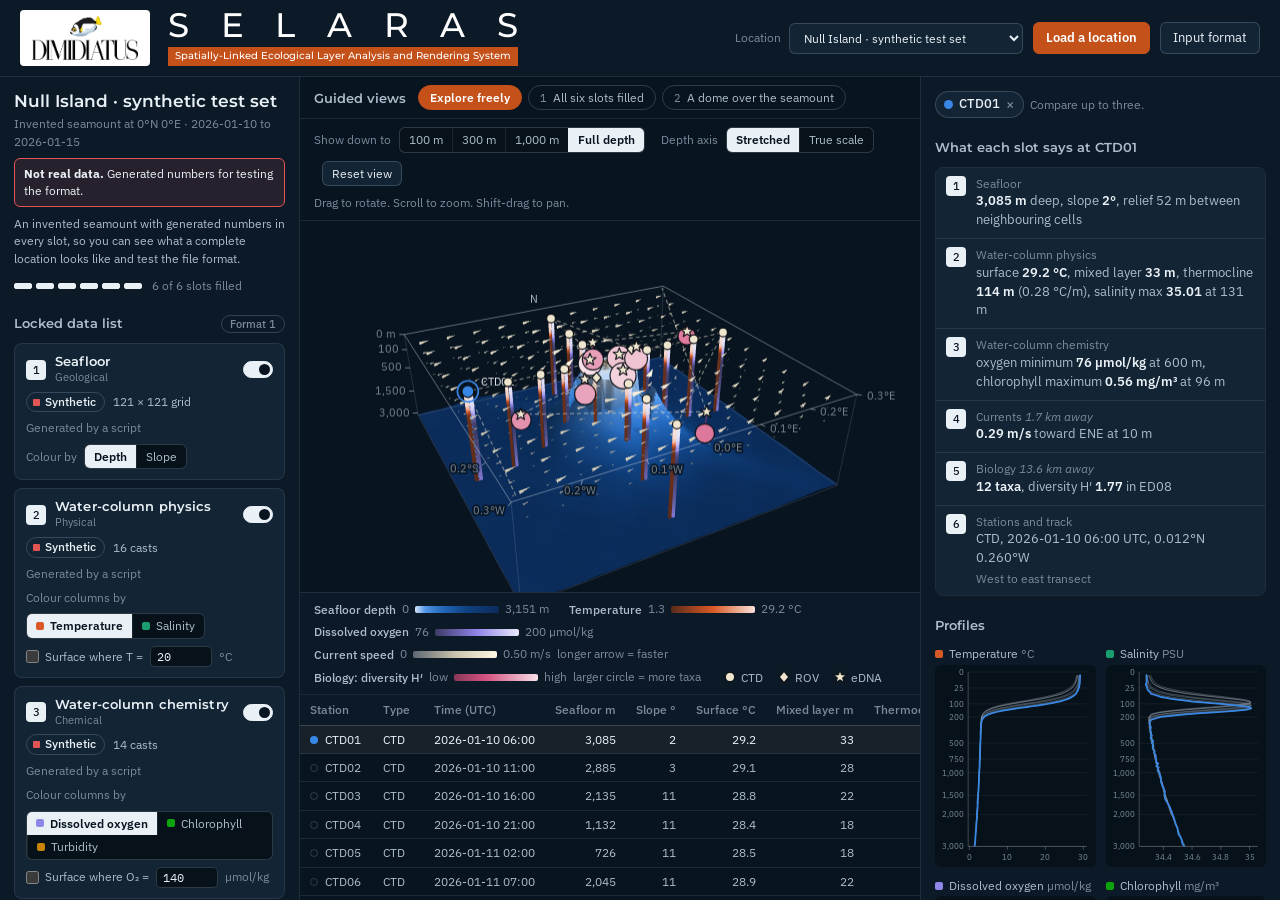
<file: index.html>
<!DOCTYPE html>
<html lang="en">
<head>
<meta charset="utf-8">
<meta name="viewport" content="width=device-width, initial-scale=1">
<title>SELARAS Layer Explorer</title>
<meta name="robots" content="noindex, nofollow">
<meta name="description" content="SELARAS: explore the seafloor, water column, currents and biology of one ocean location in a linked 3D view.">
<link rel="icon" type="image/png" href="[data-uri]">
<link href="https://fonts.googleapis.com/css2?family=IBM+Plex+Mono:wght@400;500&family=IBM+Plex+Sans:ital,wght@0,400;0,500;0,600;1,400&family=Montserrat:wght@500;600&display=swap" rel="stylesheet">
<style>
:root {
  /* Direction: the water behind the SELARAS wordmark. A deep blue-black instrument, the DIMIDIATUS logo kept exactly
     as drawn on its own white plate, and the wordmark's orange used only for actions and the active guided view.
     Layout: header lockup | left: six locked slots | centre: scene bar, scene, legend, stations | right: selection. */
  color-scheme: dark;
  --bg: #081420; --panel: #0c1a28; --raised: #132435; --well: #071119;
  --line: rgba(196, 220, 240, .10); --line-2: rgba(196, 220, 240, .20);
  --ink: #eaf1f6; --ink-2: #aebdcb; --ink-3: #7a8b9c;
  --paper: #eaf1f6; --paper-ink: #081420;
  --good: #0ca30c; --warn: #fab219; --crit: #e25555;
  --brand: #c4501a; --brand-hover: #d65d22; --brand-ink: #ffffff;
  --font-display: 'Montserrat', 'Helvetica Neue', system-ui, sans-serif;
  --font-body: 'IBM Plex Sans', system-ui, -apple-system, 'Segoe UI', sans-serif;
  --font-mono: 'IBM Plex Mono', ui-monospace, 'SFMono-Regular', Menlo, Consolas, monospace;
}
* { box-sizing: border-box; }
html, body { height: 100%; margin: 0; }
body { background: var(--bg); color: var(--ink); font: 13px/1.45 var(--font-body); display: flex; flex-direction: column; -webkit-font-smoothing: antialiased; }
h1, h2, h3 { font-family: var(--font-display); margin: 0; text-wrap: balance; }
p { margin: 0; }
code { font: 12px var(--font-mono); color: var(--paper); }
button, select, input { font: inherit; color: inherit; }
:focus-visible { outline: 2px solid var(--paper); outline-offset: 2px; }
.vh { position: absolute; width: 1px; height: 1px; overflow: hidden; clip-path: inset(50%); }
.t-dim { color: var(--ink-3); } .unit { color: var(--ink-3); font-weight: 400; }
.sw { display: inline-block; width: 8px; height: 8px; border-radius: 2px; margin-right: 6px; vertical-align: 0; }

/* ---- top bar: team plate, then the product wordmark spread over its descriptor bar ---- */
.top { display: flex; align-items: center; justify-content: space-between; gap: 12px 24px; flex-wrap: wrap; padding: 10px 20px; border-bottom: 1px solid var(--line); background: var(--panel); }
.lockup { display: flex; align-items: center; gap: 18px; min-width: 0; }
.team { flex: none; display: block; background: #fff; padding: 6px 12px; border-radius: 4px; }
.team img { display: block; width: 106px; height: 44px; }
.product { display: inline-flex; flex-direction: column; gap: 6px; min-width: 0; }
.word { display: flex; justify-content: space-between; font: 500 34px/.9 var(--font-display); color: #fff; }
.word i { font-style: normal; }
.bar { background: var(--brand); color: var(--brand-ink); font: 500 10px/1 var(--font-display); padding: 4px 7px 5px; white-space: nowrap; }
.top-actions { display: flex; align-items: center; gap: 10px; flex-wrap: wrap; min-width: 0; }
.credit { margin-top: 16px; color: var(--ink-3); font-size: 12px; }
.dsel { display: flex; align-items: center; gap: 8px; color: var(--ink-3); font-size: 12px; }
select { background: var(--raised); border: 1px solid var(--line-2); border-radius: 6px; padding: 6px 28px 6px 10px; max-width: 280px; color: var(--ink); }
.btn { background: var(--raised); border: 1px solid var(--line-2); border-radius: 6px; padding: 6px 12px; cursor: pointer; color: var(--ink); white-space: nowrap; }
.btn:hover { border-color: var(--ink-3); } .btn:disabled { opacity: .45; cursor: not-allowed; }
.btn.primary { background: var(--brand); color: var(--brand-ink); border-color: var(--brand); font-weight: 600; }
.btn.primary:hover:not(:disabled) { background: var(--brand-hover); border-color: var(--brand-hover); }
.btn.sm { padding: 3px 9px; font-size: 12px; }

/* ---- frame ---- */
.app { flex: 1; min-height: 0; display: grid; grid-template-columns: 300px minmax(0, 1fr) clamp(360px, 23vw, 440px); }
.slots, .detail { overflow: auto; background: var(--panel); padding: 14px 14px 24px; }
.slots { border-right: 1px solid var(--line); } .detail { border-left: 1px solid var(--line); }
.stage { display: flex; flex-direction: column; min-width: 0; min-height: 0; }

/* ---- dataset header ---- */
#ds-info h1 { font-size: 17px; font-weight: 600; line-height: 1.25; }
#ds-info .where { color: var(--ink-3); font-size: 12px; margin-top: 3px; }
#ds-info .desc { color: var(--ink-2); font-size: 12px; margin-top: 8px; }
.banner { margin-top: 8px; padding: 6px 9px; border-radius: 6px; font-size: 12px; border: 1px solid var(--crit); color: var(--ink); background: rgba(226, 85, 85, .12); }
.fill { display: flex; align-items: center; gap: 4px; margin-top: 10px; color: var(--ink-3); font-size: 12px; }
.fill i { width: 18px; height: 6px; border-radius: 2px; border: 1px solid var(--line-2); } .fill i.on { background: var(--paper); border-color: var(--paper); } .fill span { margin-left: 6px; }
.slots h2 { font-size: 13px; font-weight: 600; color: var(--ink-2); margin: 20px 0 10px; display: flex; justify-content: space-between; align-items: center; }
.slots h2 span { font: 500 11px var(--font-body); color: var(--ink-3); border: 1px solid var(--line-2); border-radius: 99px; padding: 1px 8px; }

/* ---- slot cards ---- */
#slot-list { list-style: none; margin: 0; padding: 0; display: flex; flex-direction: column; gap: 8px; }
.slot { background: var(--raised); border: 1px solid var(--line); border-radius: 8px; padding: 10px 11px; display: flex; flex-direction: column; gap: 7px; }
.slot.is-empty { background: transparent; border-style: dashed; border-color: var(--line-2); }
.slot-top { display: flex; align-items: center; gap: 9px; }
.num { flex: none; width: 20px; height: 20px; border-radius: 4px; display: grid; place-items: center; font: 500 11px var(--font-mono); background: var(--paper); color: var(--paper-ink); }
.is-empty .num, .linked .none .num { background: transparent; color: var(--ink-3); border: 1px solid var(--line-2); }
.slot-name { flex: 1; min-width: 0; line-height: 1.2; } .slot-name b { display: block; font: 600 12.5px var(--font-display); letter-spacing: .01em; } .slot-name span { font-size: 11px; color: var(--ink-3); }
.slot-meta { display: flex; align-items: center; gap: 8px; flex-wrap: wrap; } .cnt { font-size: 12px; color: var(--ink-2); font-variant-numeric: tabular-nums; }
.src { font-size: 12px; color: var(--ink-3); } .src.note { color: var(--ink-2); }
.hint { font-size: 12px; color: var(--ink-2); }
.pill { display: inline-flex; align-items: center; gap: 5px; font-size: 11.5px; font-weight: 500; padding: 1px 8px 1px 6px; border-radius: 99px; border: 1px solid var(--line-2); color: var(--ink); white-space: nowrap; }
.pill i { width: 7px; height: 7px; border-radius: 50%; background: var(--ink-3); }
.tone-good i { background: var(--good); } .tone-warn i { background: var(--warn); border-radius: 1px; transform: rotate(45deg); } .tone-crit i { background: var(--crit); border-radius: 1px; }
.tone-none { color: var(--ink-3); } .tone-none i { background: transparent; border: 1px solid var(--ink-3); }
.ctl { display: flex; align-items: center; gap: 7px; flex-wrap: wrap; font-size: 12px; } .ctl-l { color: var(--ink-3); }
.seg { display: inline-flex; border: 1px solid var(--line-2); border-radius: 6px; overflow: hidden; background: var(--well); }
.seg.wrap { flex-wrap: wrap; }
.seg button { border: 0; background: transparent; padding: 3px 9px; font-size: 12px; cursor: pointer; color: var(--ink-2); display: inline-flex; align-items: center; }
.seg button + button { border-left: 1px solid var(--line); }
.seg button[aria-pressed="true"] { background: var(--paper); color: var(--paper-ink); font-weight: 600; }
.chk { display: inline-flex; align-items: center; gap: 6px; cursor: pointer; color: var(--ink-2); } .chk input { accent-color: var(--paper); margin: 0; }
input.num { all: unset; box-sizing: border-box; width: 62px; padding: 2px 6px; border: 1px solid var(--line-2); border-radius: 5px; background: var(--well); font: 12px var(--font-mono); color: var(--ink); }
input.num:focus-visible { outline: 2px solid var(--paper); outline-offset: 1px; }
.switch { position: relative; flex: none; cursor: pointer; } .switch input { position: absolute; opacity: 0; inset: 0; margin: 0; cursor: pointer; }
.switch .track { display: block; width: 30px; height: 17px; border-radius: 99px; background: var(--well); border: 1px solid var(--line-2); position: relative; transition: background .15s; }
.switch .track::after { content: ''; position: absolute; top: 2px; left: 2px; width: 11px; height: 11px; border-radius: 50%; background: var(--ink-3); transition: transform .15s; }
.switch input:checked + .track { background: var(--paper); border-color: var(--paper); } .switch input:checked + .track::after { transform: translateX(13px); background: var(--paper-ink); }
.switch input:focus-visible + .track { outline: 2px solid var(--paper); outline-offset: 2px; } .switch input:disabled + .track { opacity: .4; }

/* ---- stage ---- */
#stories { display: flex; align-items: center; gap: 6px; padding: 8px 14px; overflow-x: auto; border-bottom: 1px solid var(--line); flex: none; }
.st-l { font: 600 13px var(--font-display); color: var(--ink-2); margin-right: 6px; white-space: nowrap; }
#stories button { border: 1px solid var(--line-2); background: transparent; border-radius: 99px; padding: 3px 11px; font-size: 12px; cursor: pointer; white-space: nowrap; color: var(--ink-2); display: inline-flex; align-items: center; gap: 6px; }
#stories button[aria-pressed="true"] { background: var(--brand); border-color: var(--brand); color: var(--brand-ink); font-weight: 600; }
.st-n { font: 11px var(--font-mono); opacity: .7; } .st-none { color: var(--ink-3); font-size: 12px; white-space: nowrap; }
#story-text { padding: 9px 14px; border-bottom: 1px solid var(--line); background: var(--well); color: var(--ink-2); font-size: 13px; max-width: none; flex: none; }
#story-text b { color: var(--ink); font-family: var(--font-display); }
.scene-wrap { position: relative; flex: 1 1 0; min-height: 280px; background: var(--bg); overflow: hidden; }
.scene-wrap canvas { position: absolute; inset: 0; width: 100%; height: 100%; display: block; }
#ov { cursor: grab; touch-action: none; } #ov:active { cursor: grabbing; }
.scene-bar { display: flex; align-items: center; justify-content: space-between; gap: 8px 16px; flex-wrap: wrap; padding: 8px 14px; border-bottom: 1px solid var(--line); flex: none; }
#tools { display: flex; align-items: center; gap: 8px; flex-wrap: wrap; }
#tools .tl { color: var(--ink-3); font-size: 12px; } #tools .tl:not(:first-child) { margin-left: 8px; }
#tools .btn { margin-left: 8px; }
.scene-hint { color: var(--ink-3); font-size: 12px; }
#tip { position: absolute; display: none; pointer-events: none; z-index: 3; max-width: 260px; background: rgba(24, 32, 43, .97); border: 1px solid var(--line-2); border-radius: 6px; padding: 7px 9px; font-size: 12px; line-height: 1.5; box-shadow: 0 6px 18px rgba(0, 0, 0, .5); font-variant-numeric: tabular-nums; }
.t-hint { color: var(--ink-3); font-size: 11px; }
#nogl { position: absolute; inset: 0; display: grid; place-items: center; text-align: center; padding: 24px; color: var(--ink-2); } #nogl[hidden] { display: none; }
#legend { display: flex; flex-wrap: wrap; align-items: center; gap: 5px 20px; padding: 8px 14px; border-top: 1px solid var(--line); background: var(--panel); flex: none; font-size: 12px; }
.lg { display: inline-flex; align-items: center; gap: 4px 6px; flex-wrap: wrap; min-width: 0; }
.lg-t, .lg-v, .lg-s { white-space: nowrap; }
.lg-t { color: var(--ink-2); font-weight: 500; } .lg-bar { width: 84px; height: 7px; border-radius: 2px; }
.lg-v { color: var(--ink-3); font-size: 11.5px; font-variant-numeric: tabular-nums; } .lg-n { color: var(--ink-3); font-size: 11.5px; }
.lg-s { display: inline-flex; align-items: center; gap: 2px; color: var(--ink-2); margin-right: 6px; } .lg-s canvas { width: 18px; height: 18px; }
.lg .sw { margin-right: 0; }
.tablewrap { flex: 0 0 auto; max-height: 25%; min-height: 96px; overflow: auto; border-top: 1px solid var(--line); }
table { border-collapse: collapse; width: 100%; font-size: 12px; font-variant-numeric: tabular-nums; }
#st-table th { position: sticky; top: 0; background: var(--panel); text-align: left; font-weight: 500; color: var(--ink-3); padding: 6px 10px; white-space: nowrap; border-bottom: 1px solid var(--line-2); z-index: 1; }
#st-table td { padding: 5px 10px; border-bottom: 1px solid var(--line); white-space: nowrap; color: var(--ink-2); }
th.n, td.n { text-align: right; }
#st-table tbody tr { cursor: pointer; } #st-table tbody tr:hover td { background: var(--raised); }
#st-table tr.on td { color: var(--ink); background: rgba(239, 230, 207, .06); }
#st-table .dot { display: inline-block; width: 8px; height: 8px; border-radius: 50%; margin-right: 7px; background: var(--c, transparent); border: 1px solid var(--line-2); } #st-table tr.on .dot { border-color: transparent; }

/* ---- detail ---- */
.detail h3 { font-size: 13px; font-weight: 600; color: var(--ink-2); margin: 20px 0 10px; }
#sel-head { display: flex; flex-wrap: wrap; gap: 6px; align-items: center; }
.chip { display: inline-flex; align-items: center; gap: 6px; border: 1px solid var(--line-2); background: var(--raised); border-radius: 99px; padding: 3px 9px 3px 8px; cursor: pointer; font-weight: 500; }
.chip i { width: 9px; height: 9px; border-radius: 50%; } .chip span { color: var(--ink-3); font-size: 14px; line-height: 1; }
.sel-hint { color: var(--ink-3); font-size: 12px; }
.linked { list-style: none; margin: 0; padding: 0; border: 1px solid var(--line); border-radius: 8px; overflow: hidden; }
.linked li { display: flex; gap: 10px; padding: 8px 10px; background: var(--raised); } .linked li + li { border-top: 1px solid var(--line); }
.linked .none { background: transparent; }
.lk-n { display: block; font-size: 11.5px; color: var(--ink-3); } .from { color: var(--ink-3); font-style: italic; }
.lk-v { display: block; color: var(--ink-2); } .lk-v b { color: var(--ink); font-weight: 600; } .lk-note { display: block; color: var(--ink-3); font-size: 12px; margin-top: 2px; }
#charts { display: grid; grid-template-columns: repeat(2, minmax(0, 1fr)); gap: 10px; }
#charts .empty { grid-column: 1 / -1; } .empty { color: var(--ink-3); font-size: 12px; }
.chart { margin: 0; } .chart figcaption { font-size: 12px; color: var(--ink-2); margin-bottom: 2px; }
.chart svg { display: block; width: 100%; height: auto; background: var(--well); border-radius: 6px; cursor: crosshair; }
.chart text { font: 9.5px var(--font-body); fill: var(--ink-3); }
.chart .grid { stroke: rgba(226, 232, 240, .07); } .chart .axis { stroke: rgba(226, 232, 240, .3); }
.chart .ctx { fill: none; stroke: rgba(180, 189, 200, .2); stroke-width: 1; }
.chart .ln { fill: none; stroke-width: 2; stroke-linejoin: round; stroke-linecap: round; } .chart .ext { fill: none; stroke: #808893; stroke-width: 1.5; stroke-dasharray: 3 3; }
.chart .xh { stroke: var(--paper); stroke-width: 1; stroke-dasharray: 2 2; pointer-events: none; }
#readout { margin-top: 8px; } #readout th { font-weight: 500; color: var(--ink-3); text-align: left; padding: 3px 6px; border-bottom: 1px solid var(--line); white-space: nowrap; } #readout th.n { text-align: right; }
#readout td { padding: 3px 6px; color: var(--ink); white-space: nowrap; } #readout td i { display: inline-block; width: 8px; height: 8px; border-radius: 50%; margin-right: 6px; }
.readwrap { overflow-x: auto; }
.bio-meta { color: var(--ink-3); font-size: 12px; }
.stats { display: flex; gap: 18px; margin: 10px 0; } .stats b { display: block; font: 600 20px var(--font-display); } .stats span { color: var(--ink-3); font-size: 11.5px; }
.bars { list-style: none; margin: 0; padding: 0; display: grid; gap: 5px; }
.bars li { display: grid; grid-template-columns: 112px 1fr 34px; gap: 8px; align-items: center; font-size: 12px; }
.bn { overflow: hidden; text-overflow: ellipsis; white-space: nowrap; color: var(--ink-2); } .bb { height: 8px; background: var(--well); border-radius: 0 4px 4px 0; } .bb i { display: block; height: 100%; background: #d55181; border-radius: 0 4px 4px 0; }
.bv { text-align: right; color: var(--ink-2); font-variant-numeric: tabular-nums; }
.more, .taxa-list { color: var(--ink-3); font-size: 12px; margin-top: 6px; }
.groups { display: flex; flex-wrap: wrap; gap: 4px 6px; margin-top: 10px; } .groups span { border: 1px solid var(--line-2); border-radius: 99px; padding: 1px 8px; font-size: 11.5px; color: var(--ink-2); } .groups b { color: var(--ink); }

/* ---- dialogs ---- */
dialog { border: 1px solid var(--line-2); border-radius: 10px; background: var(--panel); color: var(--ink); padding: 0; width: min(860px, calc(100vw - 32px)); max-height: calc(100% - 40px); box-shadow: 0 24px 60px rgba(0, 0, 0, .6); }
dialog::backdrop { background: rgba(4, 6, 9, .72); }
.dlg-head { display: flex; align-items: center; justify-content: space-between; gap: 12px; padding: 14px 18px; border-bottom: 1px solid var(--line); position: sticky; top: 0; background: var(--panel); z-index: 2; }
.dlg-head h2 { font-size: 17px; font-weight: 600; }
.dlg-body { padding: 16px 18px 20px; display: flex; flex-direction: column; gap: 14px; }
.dlg-body p { max-width: 68ch; color: var(--ink-2); } .dlg-body .lead { color: var(--ink); font-size: 14px; }
.dlg-body h3 { font-size: 13.5px; font-weight: 600; margin-bottom: 6px; }
#drop { border: 1.5px dashed var(--line-2); border-radius: 10px; padding: 22px; display: flex; flex-direction: column; align-items: center; gap: 10px; text-align: center; background: var(--well); }
#drop.over { border-color: var(--paper); background: rgba(239, 230, 207, .07); }
#drop .picks { display: flex; gap: 8px; flex-wrap: wrap; justify-content: center; }
.filebtn { position: relative; overflow: hidden; display: inline-block; } .filebtn input { position: absolute; inset: 0; opacity: 0; cursor: pointer; font-size: 0; }
.filebtn:focus-within { outline: 2px solid var(--paper); outline-offset: 2px; }
.verdict { padding: 8px 11px; border-radius: 6px; border: 1px solid var(--line-2); max-width: none !important; color: var(--ink) !important; }
.verdict.good { border-color: var(--good); } .verdict.warn { border-color: var(--warn); } .verdict.crit { border-color: var(--crit); background: rgba(226, 85, 85, .1); }
.report th, .cols th { text-align: left; font-weight: 500; color: var(--ink-3); padding: 5px 8px; border-bottom: 1px solid var(--line-2); white-space: nowrap; }
.report td, .cols td { padding: 6px 8px; border-bottom: 1px solid var(--line); vertical-align: top; color: var(--ink-2); }
.report ul { margin: 3px 0 0; padding-left: 16px; } .report .sum { color: var(--ink); }
.m-error { color: #f2a3a3; } .m-warn { color: #f3d58a; } .m-info { color: var(--ink-3); }
.dlg-foot { display: flex; justify-content: flex-end; gap: 8px; align-items: center; } .dlg-foot .t-dim { margin-right: auto; font-size: 12px; }
#saved ul { list-style: none; margin: 0 0 6px; padding: 0; display: grid; gap: 6px; } #saved li { display: flex; gap: 8px; align-items: center; } #saved li span { flex: 1; }
.tree { background: var(--well); border-radius: 8px; padding: 10px 14px; display: grid; gap: 3px; } .tree div { display: flex; gap: 12px; padding-left: 18px; align-items: baseline; } .tree div span { color: var(--ink-3); font-size: 12px; }
.rules { margin: 0; padding-left: 18px; color: var(--ink-2); display: grid; gap: 5px; max-width: 72ch; } .rules .pill { margin-right: 4px; }
.fmt { border-top: 1px solid var(--line); padding-top: 14px; display: flex; flex-direction: column; gap: 8px; }
.req { font: 11px var(--font-body); color: var(--ink-3); border: 1px solid var(--line-2); border-radius: 99px; padding: 1px 8px; margin-left: 6px; } .req.is { color: var(--paper); border-color: var(--paper); }
.hdr { display: flex; gap: 8px; align-items: center; background: var(--well); border-radius: 6px; padding: 7px 10px; } .hdr code { flex: 1; overflow-x: auto; white-space: nowrap; }
.scroll { overflow-x: auto; } .alias { display: block; color: var(--ink-3); font-size: 11.5px; }

/* ---- smaller screens ---- */
@media (max-width: 1240px) {
  html, body { height: auto; } body { display: block; }
  .app { display: grid; grid-template-columns: 280px minmax(0, 1fr); grid-template-areas: 'slots stage' 'detail detail'; }
  .slots { grid-area: slots; overflow: visible; } .stage { grid-area: stage; } .detail { grid-area: detail; border-left: 0; border-top: 1px solid var(--line); overflow: visible; }
  .scene-wrap { flex: none; height: 520px; } .tablewrap { flex: none; max-height: 300px; }
  #charts { grid-template-columns: repeat(auto-fill, minmax(170px, 1fr)); }
}
@media (max-width: 760px) {
  .team { padding: 4px 8px; } .team img { width: 77px; height: 32px; } .word { font-size: 24px; } .bar { font-size: 7.5px; padding: 3px 5px 4px; } .lockup { gap: 12px; } .top-actions { width: 100%; }
  .top { padding: 10px 12px; } .dsel { flex: 1 1 100%; } select { flex: 1; max-width: none; min-width: 0; }
  .app { grid-template-columns: minmax(0, 1fr); grid-template-areas: 'stage' 'slots' 'detail'; }
  .slots { border-right: 0; border-top: 1px solid var(--line); } .scene-wrap { height: 400px; } 
}
@media (prefers-reduced-motion: reduce) { * { transition: none !important; } }

</style>
</head>
<body>
<header class="top">
  <div class="lockup">
    <span class="team"><img src="[data-uri]" alt="DIMIDIATUS" width="106" height="44"></span>
    <div class="product" aria-label="SELARAS: Spatially-Linked Ecological Layer Analysis and Rendering System">
      <span class="word" aria-hidden="true"><i>S</i><i>E</i><i>L</i><i>A</i><i>R</i><i>A</i><i>S</i></span>
      <span class="bar" aria-hidden="true">Spatially-Linked Ecological Layer Analysis and Rendering System</span>
    </div>
  </div>
  <div class="top-actions">
    <label class="dsel" for="ds-select">Location <select id="ds-select"></select></label>
    <button type="button" class="btn primary" id="btn-load">Load a location</button>
    <button type="button" class="btn" id="btn-format">Input format</button>
  </div>
</header>
<main class="app">
  <aside class="slots" aria-label="Location and locked data list">
    <div id="ds-info"></div>
    <h2>Locked data list <span title="Version of the input format this app reads">Format 1</span></h2>
    <ol id="slot-list"></ol>
    <p class="credit">SELARAS is developed by DIMIDIATUS: Dillon Hutama and Faiz Abdullah.</p>
  </aside>
  <section class="stage" aria-label="Scene and station table">
    <nav id="stories" aria-label="Guided views"></nav>
    <div id="story-text" hidden></div>
    <div class="scene-bar"><div id="tools"></div><p class="scene-hint">Drag to rotate. Scroll to zoom. Shift-drag to pan.</p></div>
    <div class="scene-wrap" id="scene-wrap">
      <canvas id="gl"></canvas>
      <canvas id="ov" aria-label="3D scene of the seafloor, water column, currents, biology samples and stations. Drag to rotate, scroll to zoom, shift-drag to move, arrow keys also rotate. Every station is also listed in the table below."></canvas>
      <div id="tip" role="status"></div>
      <div id="nogl" hidden><p>This browser cannot draw the 3D scene because WebGL is switched off.<br>The station table and profile charts still work.</p></div>
    </div>
    <div id="legend" aria-label="Legend"></div>
    <div class="tablewrap"><table id="st-table" aria-label="Stations in this location"></table></div>
  </section>
  <aside class="detail" aria-label="Selected stations">
    <div id="sel-head"></div>
    <div id="linked"></div>
    <h3>Profiles</h3>
    <div id="charts"></div>
    <div class="readwrap" id="readout"></div>
    <div id="bio"></div>
  </aside>
</main>

<dialog id="dlg-load" aria-labelledby="dl-t">
  <div class="dlg-head"><h2 id="dl-t">Load a location</h2><button type="button" class="btn sm" data-close>Close</button></div>
  <div class="dlg-body">
    <p class="lead">Choose the folder for one location. SELARAS reads only the locked files and tells you what it found before anything opens.</p>
    <div id="drop">
      <div class="picks">
        <span class="btn primary filebtn">Choose a folder<input type="file" id="pick-folder" webkitdirectory multiple aria-label="Choose a folder"></span>
        <span class="btn filebtn">Choose files or a .zip<input type="file" id="pick-files" multiple accept=".csv,.asc,.json,.txt,.zip" aria-label="Choose files or a zip"></span>
      </div>
      <span class="t-dim">or drop the folder or its .zip here. Files are read in your browser and are not uploaded.</span>
    </div>
    <div id="example-dl"></div>
    <div id="load-report"></div>
    <div class="dlg-foot"><span class="t-dim">Not sure what goes in the folder? <a href="#" id="link-format" style="color:var(--paper)">See the input format</a>.</span><button type="button" class="btn primary" id="btn-open" disabled>Open this location</button></div>
    <div id="saved"></div>
  </div>
</dialog>
<dialog id="dlg-format" aria-labelledby="df-t">
  <div class="dlg-head"><h2 id="df-t">Input format: one folder per location</h2><button type="button" class="btn sm" data-close>Close</button></div>
  <div class="dlg-body" id="format-body"></div>
</dialog>

<script type="application/json" id="builtin">{"null_island_test":{"bathymetry.asc":"ncols 121\nnrows 121\nxllcorner -0.302500\nyllcorner -0.302500\ncellsize 0.005\nNODATA_value -32767\n-3093 -3082 -3074 -3068 -3068 -3072 -3079 -3086 -3093 -3095 -3093 -3084 -3071 -3054 -3036 -3019 -3005 -2994 -2986 -2980 -2975 -2968 -2958 -2946 -2931 -2917 -2905 -2897 -2896 -2902 -2915 -2933 -2954 -2975 -2995 -3010 -3020 -3027 -3031 -3035 -3040 -3048 -3058 -3071 -3084 -3095 -3103 -3106 -3104 -3097 -3088 -3078 -3071 -3068 -3070 -3077 -3086 -3097 -3107 -3113 -3115 -3112 -3107 -3100 -3094 -3090 -3090 -3094 -3101 -3109 -3116 -3120 -3119 -3113 -3104 -3093 -3082 -3075 -3071 -3073 -3079 -3089 -3099 -3107 -3113 -3114 -3111 -3105 -3098 -3093 -3091 -3092 -3097 -3105 -3114 -3120 -3124 -3122 -3116 -3106 -3095 -3084 -3077 -3074 -3075 -3082 -3090 -3100 -3107 -3111 -3111 -3108 -3102 -3095 -3090 -3089 -3092 -3098 -3107 -3116 -3123\n-3095 -3086 -3076 -3068 -3064 -3065 -3070 -3078 -3087 -3094 -3097 -3095 -3086 -3072 -3054 -3035 -3016 -3000 -2986 -2977 -2969 -2961 -2952 -2941 -2928 -2913 -2899 -2887 -2881 -2881 -2890 -2905 -2926 -2950 -2973 -2995 -3012 -3024 -3032 -3037 -3040 -3045 -3052 -3062 -3073 -3085 -3094 -3100 -3102 -3098 -3091 -3081 -3071 -3064 -3062 -3065 -3072 -3084 -3096 -3107 -3115 -3118 -3117 -3112 -3106 -3100 -3096 -3096 -3099 -3104 -3111 -3116 -3118 -3116 -3109 -3099 -3087 -3076 -3068 -3065 -3067 -3074 -3085 -3096 -3107 -3113 -3116 -3115 -3110 -3104 -3099 -3097 -3098 -3103 -3110 -3117 -3122 -3124 -3121 -3114 -3102 -3090 -3078 -3070 -3067 -3069 -3076 -3086 -3096 -3105 -3111 -3112 -3110 -3105 -3100 -3096 -3095 -3098 -3104 -3113 -3121\n-3096 -3089 -3080 -3071 -3065 -3062 -3064 -3070 -3080 -3090 -3097 -3100 -3097 -3088 -3072 -3052 -3031 -3010 -2991 -2975 -2963 -2953 -2944 -2934 -2922 -2908 -2894 -2881 -2871 -2866 -2869 -2880 -2898 -2922 -2948 -2974 -2997 -3016 -3029 -3037 -3041 -3045 -3049 -3054 -3062 -3072 -3082 -3090 -3095 -3095 -3091 -3083 -3073 -3064 -3058 -3057 -3061 -3071 -3083 -3097 -3110 -3119 -3123 -3123 -3118 -3112 -3105 -3100 -3099 -3101 -3105 -3110 -3113 -3114 -3110 -3102 -3092 -3080 -3069 -3061 -3059 -3063 -3072 -3084 -3097 -3109 -3117 -3121 -3120 -3116 -3111 -3106 -3103 -3104 -3107 -3112 -3118 -3122 -3122 -3117 -3108 -3096 -3083 -3072 -3064 -3061 -3064 -3072 -3083 -3095 -3106 -3113 -3116 -3115 -3112 -3107 -3103 -3102 -3104 -3110 -3116\n-3093 -3090 -3084 -3076 -3069 -3064 -3063 -3066 -3074 -3084 -3094 -3101 -3104 -3099 -3088 -3070 -3048 -3024 -3000 -2979 -2961 -2946 -2934 -2924 -2913 -2901 -2888 -2875 -2864 -2856 -2854 -2860 -2874 -2895 -2921 -2949 -2977 -3001 -3020 -3033 -3041 -3045 -3047 -3049 -3054 -3060 -3068 -3076 -3083 -3087 -3087 -3083 -3075 -3067 -3059 -3054 -3055 -3061 -3072 -3086 -3101 -3115 -3125 -3129 -3129 -3124 -3116 -3109 -3103 -3100 -3100 -3102 -3105 -3108 -3107 -3103 -3095 -3084 -3072 -3063 -3057 -3056 -3061 -3072 -3086 -3101 -3114 -3123 -3128 -3128 -3124 -3117 -3112 -3108 -3106 -3108 -3112 -3116 -3118 -3117 -3111 -3101 -3089 -3076 -3065 -3058 -3056 -3061 -3071 -3084 -3098 -3110 -3118 -3123 -3122 -3119 -3114 -3110 -3108 -3109 -3113\n-3086 -3087 -3086 -3081 -3076 -3070 -3067 -3067 -3071 -3079 -3089 -3099 -3105 -3106 -3100 -3086 -3065 -3040 -3013 -2987 -2963 -2943 -2926 -2914 -2902 -2892 -2881 -2870 -2858 -2849 -2844 -2845 -2854 -2870 -2894 -2922 -2952 -2980 -3005 -3024 -3036 -3043 -3046 -3046 -3047 -3050 -3054 -3061 -3069 -3075 -3079 -3079 -3075 -3069 -3062 -3055 -3053 -3055 -3063 -3075 -3091 -3107 -3121 -3131 -3135 -3134 -3128 -3119 -3110 -3102 -3097 -3095 -3096 -3099 -3100 -3099 -3095 -3087 -3077 -3067 -3058 -3054 -3056 -3063 -3075 -3091 -3107 -3121 -3131 -3135 -3135 -3130 -3123 -3115 -3109 -3107 -3107 -3109 -3111 -3112 -3109 -3103 -3094 -3082 -3070 -3060 -3054 -3055 -3061 -3073 -3087 -3103 -3116 -3126 -3130 -3130 -3126 -3120 -3115 -3111 -3111\n-3077 -3081 -3084 -3084 -3082 -3078 -3074 -3071 -3072 -3077 -3085 -3094 -3103 -3107 -3106 -3097 -3080 -3057 -3029 -2999 -2970 -2944 -2922 -2905 -2892 -2881 -2871 -2862 -2853 -2844 -2837 -2835 -2839 -2850 -2869 -2894 -2924 -2954 -2983 -3008 -3026 -3037 -3042 -3043 -3042 -3041 -3043 -3046 -3052 -3060 -3066 -3070 -3072 -3069 -3065 -3059 -3055 -3054 -3058 -3067 -3081 -3097 -3114 -3128 -3137 -3140 -3137 -3129 -3119 -3107 -3098 -3091 -3088 -3088 -3090 -3091 -3090 -3087 -3080 -3072 -3063 -3057 -3055 -3058 -3067 -3081 -3098 -3115 -3129 -3138 -3142 -3140 -3134 -3125 -3116 -3108 -3104 -3102 -3103 -3104 -3104 -3102 -3096 -3087 -3076 -3065 -3057 -3053 -3056 -3064 -3077 -3094 -3110 -3124 -3134 -3138 -3137 -3132 -3125 -3118 -3112\n-3066 -3073 -3079 -3084 -3086 -3085 -3083 -3080 -3078 -3079 -3084 -3091 -3098 -3105 -3107 -3103 -3091 -3071 -3044 -3014 -2981 -2950 -2923 -2900 -2883 -2870 -2861 -2853 -2845 -2838 -2832 -2828 -2829 -2835 -2848 -2869 -2895 -2925 -2956 -2985 -3008 -3025 -3035 -3038 -3038 -3035 -3033 -3033 -3037 -3043 -3050 -3058 -3063 -3066 -3066 -3063 -3059 -3057 -3057 -3063 -3073 -3087 -3103 -3119 -3132 -3140 -3142 -3137 -3127 -3115 -3102 -3091 -3083 -3080 -3079 -3081 -3083 -3083 -3081 -3076 -3070 -3063 -3059 -3058 -3064 -3074 -3089 -3106 -3123 -3136 -3145 -3147 -3144 -3136 -3125 -3114 -3104 -3098 -3095 -3095 -3096 -3096 -3094 -3089 -3081 -3072 -3063 -3057 -3056 -3060 -3070 -3084 -3101 -3118 -3132 -3141 -3144 -3142 -3135 -3126 -3117\n-3057 -3063 -3072 -3080 -3087 -3091 -3091 -3089 -3087 -3085 -3086 -3089 -3094 -3100 -3104 -3103 -3096 -3081 -3058 -3029 -2996 -2962 -2929 -2901 -2879 -2862 -2850 -2842 -2836 -2831 -2826 -2823 -2821 -2824 -2832 -2847 -2868 -2895 -2925 -2955 -2983 -3005 -3021 -3029 -3031 -3029 -3026 -3023 -3023 -3027 -3034 -3042 -3051 -3058 -3063 -3064 -3063 -3061 -3060 -3062 -3068 -3079 -3093 -3108 -3123 -3135 -3141 -3140 -3134 -3122 -3108 -3094 -3082 -3074 -3070 -3070 -3073 -3076 -3078 -3077 -3075 -3070 -3066 -3063 -3065 -3071 -3082 -3097 -3114 -3130 -3142 -3149 -3150 -3144 -3134 -3121 -3108 -3098 -3090 -3087 -3086 -3088 -3089 -3088 -3085 -3079 -3071 -3065 -3060 -3061 -3066 -3077 -3093 -3110 -3126 -3139 -3147 -3149 -3144 -3136 -3125\n-3052 -3055 -3064 -3074 -3084 -3092 -3097 -3098 -3097 -3094 -3092 -3091 -3092 -3095 -3098 -3099 -3095 -3085 -3067 -3042 -3011 -2976 -2941 -2908 -2880 -2858 -2843 -2832 -2826 -2822 -2819 -2817 -2815 -2816 -2820 -2829 -2845 -2866 -2893 -2922 -2952 -2978 -2999 -3013 -3020 -3022 -3019 -3015 -3013 -3013 -3018 -3026 -3036 -3047 -3056 -3062 -3066 -3066 -3065 -3065 -3067 -3073 -3083 -3096 -3111 -3124 -3134 -3138 -3135 -3127 -3114 -3099 -3084 -3072 -3064 -3061 -3062 -3066 -3071 -3075 -3077 -3076 -3074 -3071 -3070 -3072 -3079 -3090 -3104 -3120 -3135 -3146 -3151 -3149 -3142 -3130 -3115 -3101 -3090 -3082 -3079 -3079 -3081 -3084 -3084 -3083 -3079 -3074 -3069 -3066 -3068 -3074 -3086 -3101 -3118 -3133 -3145 -3151 -3150 -3144 -3133\n-3051 -3051 -3057 -3067 -3079 -3090 -3100 -3105 -3106 -3104 -3100 -3096 -3093 -3092 -3092 -3093 -3091 -3084 -3072 -3052 -3025 -2992 -2956 -2921 -2888 -2860 -2839 -2825 -2817 -2812 -2810 -2809 -2808 -2808 -2810 -2815 -2825 -2841 -2862 -2888 -2917 -2945 -2970 -2990 -3003 -3010 -3010 -3008 -3004 -3003 -3004 -3010 -3020 -3032 -3045 -3056 -3064 -3068 -3070 -3070 -3070 -3072 -3077 -3086 -3097 -3110 -3121 -3129 -3131 -3128 -3118 -3104 -3088 -3073 -3062 -3055 -3053 -3056 -3062 -3070 -3076 -3079 -3081 -3080 -3078 -3077 -3080 -3086 -3097 -3110 -3124 -3137 -3146 -3149 -3146 -3136 -3123 -3108 -3093 -3081 -3074 -3072 -3073 -3077 -3081 -3084 -3085 -3083 -3079 -3075 -3074 -3076 -3083 -3094 -3108 -3123 -3137 -3147 -3151 -3149 -3140\n-3056 -3051 -3053 -3061 -3072 -3086 -3098 -3107 -3112 -3112 -3109 -3103 -3097 -3092 -3089 -3086 -3084 -3080 -3071 -3056 -3035 -3006 -2973 -2937 -2901 -2869 -2843 -2823 -2810 -2803 -2800 -2799 -2800 -2800 -2801 -2803 -2808 -2818 -2833 -2854 -2880 -2907 -2935 -2959 -2978 -2991 -2998 -2999 -2997 -2994 -2994 -2997 -3005 -3017 -3031 -3045 -3057 -3066 -3071 -3073 -3073 -3072 -3073 -3077 -3085 -3095 -3105 -3115 -3121 -3122 -3117 -3107 -3093 -3078 -3064 -3053 -3048 -3048 -3054 -3062 -3071 -3079 -3084 -3087 -3086 -3085 -3085 -3087 -3092 -3101 -3113 -3125 -3136 -3143 -3144 -3140 -3129 -3115 -3099 -3085 -3074 -3068 -3067 -3070 -3076 -3082 -3087 -3089 -3088 -3086 -3083 -3082 -3084 -3090 -3100 -3113 -3127 -3138 -3146 -3148 -3144\n-3065 -3057 -3055 -3058 -3067 -3079 -3093 -3105 -3114 -3118 -3117 -3112 -3104 -3096 -3088 -3082 -3078 -3073 -3067 -3056 -3040 -3017 -2989 -2955 -2919 -2884 -2853 -2827 -2808 -2797 -2791 -2789 -2789 -2790 -2790 -2791 -2794 -2799 -2808 -2823 -2843 -2868 -2895 -2922 -2946 -2966 -2979 -2985 -2987 -2987 -2986 -2987 -2992 -3002 -3015 -3030 -3046 -3059 -3068 -3073 -3075 -3074 -3072 -3072 -3074 -3080 -3088 -3098 -3106 -3111 -3111 -3106 -3096 -3083 -3068 -3056 -3047 -3044 -3046 -3054 -3064 -3075 -3084 -3090 -3093 -3093 -3092 -3091 -3091 -3095 -3103 -3113 -3123 -3132 -3138 -3138 -3132 -3121 -3107 -3092 -3078 -3069 -3064 -3065 -3070 -3078 -3086 -3092 -3095 -3096 -3094 -3091 -3089 -3090 -3095 -3104 -3115 -3127 -3137 -3143 -3143\n-3078 -3068 -3061 -3060 -3065 -3074 -3087 -3100 -3112 -3119 -3121 -3118 -3111 -3101 -3091 -3081 -3073 -3066 -3060 -3053 -3041 -3024 -3001 -2972 -2939 -2903 -2869 -2838 -2813 -2795 -2784 -2778 -2776 -2777 -2778 -2778 -2779 -2781 -2785 -2794 -2809 -2829 -2853 -2880 -2908 -2932 -2952 -2966 -2974 -2978 -2978 -2979 -2982 -2989 -3000 -3014 -3030 -3046 -3059 -3069 -3073 -3074 -3071 -3068 -3066 -3067 -3072 -3078 -3087 -3094 -3099 -3100 -3095 -3086 -3074 -3061 -3050 -3044 -3043 -3047 -3056 -3068 -3080 -3090 -3097 -3100 -3099 -3096 -3094 -3093 -3096 -3101 -3110 -3119 -3127 -3131 -3131 -3125 -3114 -3101 -3086 -3074 -3066 -3063 -3066 -3073 -3082 -3091 -3099 -3103 -3103 -3101 -3097 -3094 -3094 -3097 -3104 -3114 -3124 -3132 -3137\n-3091 -3081 -3073 -3067 -3067 -3072 -3081 -3093 -3105 -3115 -3121 -3122 -3117 -3107 -3096 -3083 -3072 -3062 -3054 -3047 -3039 -3027 -3010 -2987 -2958 -2924 -2889 -2855 -2824 -2799 -2781 -2770 -2764 -2762 -2762 -2762 -2762 -2763 -2764 -2768 -2777 -2791 -2812 -2837 -2864 -2892 -2918 -2939 -2955 -2964 -2969 -2972 -2974 -2978 -2986 -2998 -3013 -3029 -3045 -3058 -3066 -3069 -3069 -3065 -3060 -3057 -3057 -3060 -3066 -3074 -3082 -3087 -3089 -3085 -3078 -3067 -3057 -3048 -3043 -3044 -3050 -3061 -3073 -3086 -3096 -3102 -3104 -3102 -3098 -3094 -3092 -3093 -3097 -3104 -3112 -3120 -3124 -3124 -3118 -3109 -3096 -3084 -3073 -3067 -3066 -3070 -3078 -3088 -3098 -3106 -3109 -3109 -3106 -3101 -3097 -3095 -3097 -3102 -3110 -3119 -3126\n-3104 -3096 -3087 -3079 -3074 -3073 -3078 -3086 -3097 -3108 -3116 -3120 -3119 -3112 -3101 -3088 -3074 -3061 -3051 -3043 -3035 -3026 -3014 -2997 -2974 -2945 -2912 -2876 -2842 -2810 -2785 -2766 -2754 -2747 -2745 -2744 -2743 -2743 -2742 -2744 -2748 -2757 -2772 -2793 -2819 -2848 -2878 -2905 -2928 -2945 -2956 -2962 -2966 -2970 -2975 -2983 -2995 -3010 -3026 -3041 -3053 -3060 -3062 -3059 -3054 -3049 -3044 -3044 -3047 -3053 -3061 -3070 -3076 -3079 -3078 -3072 -3064 -3055 -3048 -3045 -3047 -3054 -3065 -3078 -3090 -3100 -3105 -3106 -3103 -3097 -3092 -3088 -3088 -3091 -3098 -3106 -3113 -3118 -3118 -3114 -3106 -3095 -3084 -3075 -3070 -3070 -3076 -3084 -3095 -3105 -3112 -3115 -3113 -3109 -3103 -3097 -3093 -3093 -3097 -3104 -3112\n-3112 -3109 -3102 -3093 -3085 -3080 -3078 -3082 -3089 -3098 -3107 -3114 -3117 -3114 -3105 -3093 -3079 -3064 -3051 -3040 -3032 -3025 -3016 -3004 -2987 -2963 -2934 -2900 -2863 -2828 -2795 -2769 -2748 -2735 -2727 -2723 -2721 -2720 -2719 -2719 -2720 -2725 -2735 -2751 -2774 -2801 -2832 -2864 -2893 -2917 -2936 -2948 -2956 -2961 -2965 -2970 -2979 -2990 -3004 -3019 -3033 -3043 -3049 -3049 -3046 -3040 -3034 -3029 -3029 -3032 -3040 -3049 -3059 -3068 -3072 -3073 -3069 -3063 -3055 -3050 -3048 -3051 -3058 -3069 -3081 -3093 -3101 -3105 -3105 -3100 -3094 -3087 -3083 -3082 -3085 -3091 -3100 -3108 -3114 -3115 -3113 -3106 -3097 -3087 -3079 -3076 -3076 -3082 -3091 -3101 -3110 -3116 -3117 -3115 -3109 -3101 -3093 -3089 -3088 -3091 -3098\n-3117 -3118 -3115 -3108 -3099 -3090 -3084 -3081 -3083 -3089 -3096 -3104 -3109 -3110 -3106 -3097 -3084 -3070 -3055 -3042 -3032 -3023 -3016 -3007 -2995 -2977 -2953 -2922 -2887 -2849 -2811 -2777 -2749 -2727 -2711 -2702 -2697 -2694 -2693 -2692 -2692 -2694 -2701 -2712 -2730 -2755 -2784 -2817 -2851 -2882 -2908 -2927 -2941 -2949 -2954 -2958 -2963 -2970 -2981 -2994 -3008 -3020 -3029 -3033 -3033 -3029 -3023 -3017 -3013 -3014 -3018 -3027 -3039 -3051 -3061 -3068 -3070 -3068 -3063 -3057 -3053 -3051 -3054 -3061 -3071 -3083 -3093 -3100 -3103 -3101 -3095 -3088 -3081 -3076 -3075 -3079 -3086 -3096 -3105 -3112 -3116 -3114 -3109 -3101 -3092 -3085 -3082 -3083 -3088 -3096 -3105 -3113 -3117 -3117 -3113 -3105 -3096 -3088 -3083 -3082 -3085\n-3117 -3123 -3124 -3121 -3113 -3103 -3093 -3085 -3081 -3081 -3085 -3092 -3098 -3103 -3103 -3098 -3089 -3076 -3062 -3048 -3035 -3025 -3017 -3009 -3000 -2987 -2968 -2942 -2910 -2872 -2832 -2792 -2755 -2724 -2700 -2683 -2672 -2666 -2663 -2662 -2662 -2663 -2667 -2675 -2689 -2709 -2736 -2768 -2803 -2838 -2871 -2898 -2918 -2932 -2940 -2945 -2948 -2952 -2958 -2967 -2979 -2991 -3002 -3010 -3014 -3014 -3010 -3005 -3000 -2997 -2999 -3006 -3017 -3031 -3045 -3058 -3066 -3070 -3069 -3065 -3060 -3055 -3053 -3056 -3062 -3071 -3081 -3090 -3096 -3098 -3095 -3089 -3081 -3074 -3070 -3070 -3075 -3083 -3094 -3105 -3114 -3119 -3118 -3114 -3107 -3098 -3091 -3087 -3088 -3092 -3099 -3106 -3113 -3116 -3114 -3109 -3100 -3090 -3082 -3077 -3076\n-3115 -3124 -3129 -3129 -3125 -3116 -3104 -3093 -3083 -3078 -3077 -3080 -3085 -3091 -3095 -3095 -3091 -3082 -3070 -3056 -3042 -3030 -3020 -3012 -3004 -2993 -2979 -2958 -2929 -2894 -2854 -2810 -2767 -2728 -2694 -2668 -2650 -2638 -2632 -2629 -2628 -2630 -2633 -2639 -2650 -2666 -2689 -2718 -2752 -2789 -2826 -2859 -2887 -2907 -2920 -2928 -2931 -2933 -2935 -2940 -2948 -2958 -2970 -2980 -2988 -2993 -2993 -2990 -2986 -2983 -2983 -2987 -2996 -3010 -3026 -3042 -3056 -3066 -3071 -3070 -3066 -3061 -3056 -3053 -3054 -3060 -3067 -3076 -3084 -3089 -3091 -3088 -3082 -3075 -3068 -3065 -3067 -3073 -3083 -3096 -3108 -3118 -3124 -3124 -3120 -3113 -3104 -3096 -3092 -3091 -3093 -3099 -3105 -3110 -3111 -3109 -3103 -3094 -3084 -3076 -3072\n-3111 -3121 -3129 -3134 -3133 -3126 -3116 -3103 -3090 -3079 -3072 -3070 -3073 -3078 -3084 -3088 -3089 -3085 -3077 -3066 -3052 -3039 -3027 -3017 -3008 -2998 -2986 -2969 -2945 -2913 -2875 -2830 -2784 -2738 -2695 -2660 -2632 -2612 -2600 -2594 -2592 -2593 -2597 -2602 -2611 -2624 -2644 -2669 -2700 -2736 -2774 -2811 -2845 -2872 -2892 -2904 -2910 -2912 -2912 -2913 -2917 -2924 -2934 -2945 -2955 -2964 -2969 -2971 -2970 -2968 -2968 -2970 -2977 -2988 -3004 -3022 -3040 -3055 -3066 -3071 -3071 -3066 -3060 -3054 -3050 -3051 -3054 -3061 -3070 -3077 -3082 -3083 -3081 -3076 -3070 -3065 -3064 -3067 -3075 -3086 -3100 -3114 -3124 -3131 -3131 -3127 -3118 -3109 -3100 -3093 -3091 -3092 -3096 -3100 -3104 -3105 -3102 -3096 -3087 -3079 -3072\n-3108 -3117 -3126 -3133 -3136 -3133 -3125 -3113 -3098 -3084 -3072 -3065 -3063 -3065 -3071 -3077 -3083 -3084 -3082 -3075 -3064 -3051 -3038 -3025 -3013 -3003 -2991 -2976 -2955 -2928 -2892 -2850 -2802 -2751 -2702 -2657 -2620 -2591 -2571 -2559 -2554 -2554 -2557 -2563 -2571 -2583 -2599 -2621 -2648 -2681 -2718 -2757 -2794 -2827 -2853 -2872 -2882 -2887 -2887 -2886 -2886 -2889 -2895 -2905 -2917 -2929 -2939 -2946 -2950 -2952 -2953 -2955 -2960 -2969 -2983 -3000 -3020 -3039 -3055 -3065 -3070 -3069 -3064 -3057 -3049 -3045 -3044 -3047 -3053 -3061 -3069 -3074 -3077 -3075 -3072 -3067 -3064 -3065 -3070 -3079 -3092 -3107 -3121 -3132 -3137 -3137 -3131 -3122 -3111 -3100 -3092 -3088 -3087 -3090 -3094 -3097 -3098 -3096 -3090 -3083 -3075\n-3108 -3114 -3121 -3129 -3134 -3135 -3131 -3121 -3107 -3091 -3076 -3064 -3057 -3055 -3058 -3065 -3073 -3079 -3082 -3081 -3074 -3064 -3051 -3036 -3022 -3009 -2995 -2980 -2962 -2937 -2905 -2866 -2819 -2767 -2713 -2661 -2614 -2575 -2546 -2526 -2516 -2512 -2514 -2520 -2529 -2540 -2554 -2573 -2597 -2626 -2659 -2697 -2735 -2772 -2803 -2828 -2845 -2854 -2857 -2856 -2854 -2853 -2856 -2863 -2874 -2887 -2901 -2914 -2923 -2931 -2935 -2939 -2944 -2951 -2963 -2979 -2998 -3018 -3037 -3053 -3063 -3067 -3065 -3059 -3050 -3042 -3037 -3035 -3038 -3045 -3053 -3062 -3068 -3072 -3072 -3070 -3068 -3067 -3069 -3075 -3086 -3099 -3114 -3128 -3138 -3143 -3141 -3134 -3123 -3110 -3097 -3088 -3082 -3081 -3083 -3087 -3090 -3091 -3090 -3086 -3080\n-3111 -3113 -3117 -3123 -3129 -3132 -3131 -3125 -3114 -3099 -3083 -3068 -3056 -3050 -3049 -3054 -3062 -3071 -3078 -3082 -3081 -3075 -3064 -3050 -3034 -3018 -3002 -2985 -2965 -2942 -2913 -2877 -2833 -2782 -2726 -2669 -2615 -2567 -2527 -2498 -2480 -2471 -2469 -2474 -2483 -2494 -2508 -2524 -2545 -2569 -2599 -2633 -2670 -2708 -2743 -2773 -2797 -2812 -2819 -2821 -2819 -2817 -2816 -2820 -2829 -2842 -2857 -2874 -2890 -2903 -2913 -2921 -2927 -2935 -2945 -2958 -2975 -2995 -3015 -3034 -3049 -3059 -3061 -3058 -3051 -3041 -3033 -3027 -3026 -3029 -3036 -3046 -3056 -3064 -3070 -3072 -3072 -3072 -3072 -3075 -3083 -3094 -3107 -3122 -3135 -3143 -3146 -3143 -3134 -3120 -3106 -3092 -3081 -3075 -3073 -3075 -3080 -3084 -3087 -3087 -3084\n-3118 -3115 -3115 -3118 -3122 -3126 -3127 -3125 -3118 -3106 -3091 -3075 -3060 -3049 -3044 -3045 -3051 -3061 -3071 -3080 -3084 -3083 -3076 -3064 -3048 -3030 -3010 -2990 -2969 -2945 -2917 -2883 -2842 -2793 -2739 -2680 -2621 -2565 -2516 -2476 -2448 -2431 -2424 -2425 -2432 -2443 -2457 -2473 -2491 -2513 -2538 -2568 -2602 -2638 -2674 -2708 -2736 -2758 -2772 -2778 -2780 -2778 -2776 -2777 -2783 -2794 -2810 -2829 -2849 -2868 -2884 -2898 -2908 -2918 -2927 -2938 -2953 -2970 -2990 -3010 -3029 -3043 -3051 -3053 -3049 -3041 -3031 -3022 -3017 -3016 -3021 -3030 -3041 -3053 -3064 -3071 -3076 -3077 -3078 -3080 -3084 -3091 -3101 -3114 -3128 -3139 -3146 -3147 -3141 -3130 -3115 -3099 -3084 -3073 -3067 -3066 -3069 -3074 -3080 -3084 -3086\n-3127 -3121 -3117 -3115 -3115 -3118 -3120 -3120 -3116 -3109 -3097 -3083 -3067 -3054 -3045 -3041 -3044 -3051 -3062 -3073 -3082 -3087 -3085 -3076 -3062 -3043 -3021 -2997 -2973 -2946 -2918 -2885 -2846 -2801 -2748 -2690 -2629 -2568 -2511 -2462 -2423 -2396 -2380 -2375 -2379 -2388 -2401 -2417 -2434 -2453 -2475 -2500 -2530 -2562 -2597 -2632 -2664 -2692 -2713 -2726 -2732 -2734 -2733 -2734 -2737 -2745 -2760 -2779 -2801 -2825 -2848 -2868 -2884 -2897 -2908 -2919 -2932 -2947 -2964 -2984 -3003 -3021 -3034 -3041 -3042 -3038 -3030 -3020 -3012 -3008 -3009 -3015 -3026 -3039 -3054 -3066 -3076 -3082 -3085 -3086 -3088 -3092 -3098 -3108 -3119 -3131 -3140 -3145 -3144 -3137 -3124 -3108 -3091 -3076 -3065 -3059 -3059 -3064 -3071 -3079 -3085\n-3136 -3129 -3122 -3115 -3111 -3110 -3111 -3112 -3111 -3108 -3100 -3089 -3076 -3062 -3050 -3043 -3041 -3045 -3054 -3065 -3077 -3085 -3088 -3085 -3074 -3056 -3033 -3007 -2979 -2949 -2918 -2884 -2846 -2803 -2753 -2697 -2637 -2573 -2511 -2454 -2405 -2367 -2341 -2327 -2324 -2329 -2340 -2355 -2371 -2389 -2409 -2431 -2456 -2484 -2516 -2549 -2583 -2614 -2641 -2662 -2675 -2683 -2686 -2687 -2690 -2697 -2709 -2727 -2750 -2776 -2804 -2830 -2852 -2871 -2886 -2899 -2911 -2924 -2938 -2956 -2974 -2993 -3010 -3023 -3030 -3030 -3026 -3019 -3010 -3003 -3001 -3004 -3012 -3025 -3041 -3057 -3072 -3083 -3090 -3093 -3095 -3096 -3099 -3104 -3112 -3122 -3131 -3139 -3142 -3139 -3130 -3116 -3100 -3083 -3068 -3058 -3054 -3055 -3062 -3071 -3081\n-3143 -3137 -3128 -3119 -3111 -3105 -3103 -3102 -3103 -3103 -3099 -3093 -3083 -3071 -3059 -3049 -3043 -3043 -3047 -3057 -3068 -3079 -3086 -3087 -3081 -3066 -3045 -3018 -2987 -2953 -2918 -2882 -2844 -2801 -2754 -2701 -2642 -2579 -2514 -2451 -2393 -2345 -2307 -2283 -2270 -2268 -2275 -2287 -2303 -2320 -2338 -2357 -2378 -2402 -2430 -2461 -2494 -2527 -2558 -2585 -2606 -2621 -2631 -2636 -2641 -2647 -2658 -2674 -2696 -2723 -2753 -2784 -2812 -2838 -2858 -2875 -2888 -2901 -2913 -2928 -2945 -2963 -2981 -2998 -3010 -3017 -3019 -3015 -3009 -3002 -2997 -2997 -3002 -3013 -3028 -3046 -3064 -3079 -3091 -3098 -3102 -3103 -3103 -3104 -3108 -3114 -3121 -3129 -3134 -3135 -3132 -3122 -3108 -3092 -3075 -3062 -3053 -3051 -3054 -3063 -3074\n-3147 -3143 -3135 -3124 -3113 -3104 -3097 -3094 -3094 -3095 -3095 -3093 -3088 -3080 -3069 -3059 -3050 -3045 -3046 -3051 -3060 -3070 -3079 -3084 -3082 -3072 -3053 -3027 -2995 -2959 -2921 -2881 -2840 -2797 -2751 -2700 -2643 -2582 -2517 -2451 -2387 -2329 -2281 -2244 -2220 -2208 -2207 -2214 -2227 -2243 -2260 -2278 -2296 -2317 -2341 -2368 -2398 -2431 -2465 -2497 -2525 -2548 -2565 -2578 -2587 -2595 -2606 -2620 -2641 -2667 -2697 -2731 -2765 -2796 -2823 -2845 -2862 -2876 -2888 -2901 -2915 -2932 -2950 -2968 -2985 -2998 -3006 -3008 -3006 -3002 -2997 -2995 -2996 -3004 -3017 -3034 -3053 -3072 -3088 -3100 -3106 -3109 -3108 -3107 -3106 -3108 -3112 -3118 -3124 -3128 -3128 -3123 -3114 -3100 -3085 -3070 -3058 -3051 -3051 -3056 -3067\n-3145 -3146 -3140 -3131 -3118 -3106 -3096 -3089 -3086 -3086 -3088 -3089 -3089 -3085 -3079 -3070 -3061 -3053 -3049 -3049 -3053 -3061 -3069 -3076 -3077 -3072 -3057 -3034 -3003 -2966 -2925 -2882 -2838 -2792 -2745 -2695 -2641 -2581 -2518 -2451 -2383 -2318 -2260 -2211 -2175 -2151 -2139 -2139 -2146 -2159 -2174 -2191 -2209 -2227 -2248 -2271 -2298 -2329 -2363 -2398 -2432 -2463 -2489 -2509 -2526 -2539 -2551 -2566 -2585 -2609 -2639 -2673 -2709 -2745 -2778 -2807 -2830 -2848 -2862 -2874 -2887 -2901 -2918 -2936 -2955 -2972 -2986 -2996 -3000 -3001 -2998 -2996 -2995 -3000 -3009 -3023 -3042 -3062 -3081 -3096 -3107 -3113 -3114 -3111 -3108 -3106 -3105 -3108 -3112 -3117 -3120 -3120 -3116 -3107 -3095 -3081 -3067 -3057 -3053 -3054 -3061\n-3138 -3143 -3142 -3135 -3124 -3111 -3098 -3088 -3081 -3079 -3080 -3084 -3087 -3088 -3085 -3080 -3072 -3063 -3056 -3051 -3050 -3053 -3058 -3064 -3067 -3065 -3055 -3036 -3008 -2973 -2931 -2885 -2837 -2788 -2739 -2688 -2634 -2576 -2515 -2448 -2380 -2310 -2244 -2185 -2136 -2098 -2074 -2062 -2061 -2068 -2081 -2096 -2113 -2131 -2149 -2170 -2195 -2223 -2256 -2291 -2329 -2366 -2400 -2430 -2454 -2475 -2492 -2509 -2528 -2551 -2579 -2612 -2649 -2688 -2726 -2760 -2789 -2813 -2831 -2846 -2859 -2872 -2886 -2904 -2923 -2943 -2962 -2978 -2989 -2996 -2998 -2998 -2998 -3000 -3005 -3016 -3031 -3050 -3070 -3088 -3103 -3113 -3117 -3116 -3111 -3106 -3102 -3100 -3101 -3105 -3109 -3113 -3113 -3110 -3102 -3092 -3079 -3068 -3060 -3057 -3059\n-3126 -3135 -3138 -3136 -3128 -3116 -3103 -3090 -3081 -3075 -3074 -3077 -3082 -3086 -3088 -3087 -3082 -3075 -3066 -3057 -3051 -3048 -3049 -3051 -3053 -3053 -3046 -3032 -3008 -2976 -2935 -2889 -2838 -2786 -2733 -2680 -2625 -2568 -2507 -2442 -2373 -2302 -2231 -2163 -2102 -2051 -2013 -1988 -1975 -1974 -1981 -1993 -2009 -2026 -2044 -2064 -2087 -2113 -2144 -2179 -2218 -2259 -2299 -2338 -2372 -2401 -2426 -2448 -2469 -2492 -2519 -2550 -2586 -2625 -2665 -2705 -2740 -2771 -2795 -2814 -2829 -2842 -2856 -2872 -2891 -2912 -2934 -2955 -2973 -2987 -2996 -3000 -3002 -3003 -3006 -3013 -3024 -3040 -3058 -3077 -3094 -3107 -3115 -3117 -3115 -3109 -3102 -3097 -3094 -3095 -3098 -3103 -3107 -3109 -3107 -3101 -3092 -3081 -3071 -3064 -3063\n-3113 -3122 -3129 -3132 -3129 -3121 -3109 -3096 -3085 -3076 -3072 -3072 -3076 -3082 -3088 -3091 -3090 -3085 -3076 -3066 -3056 -3048 -3042 -3039 -3038 -3036 -3031 -3020 -3002 -2974 -2936 -2892 -2841 -2786 -2730 -2673 -2615 -2557 -2496 -2431 -2363 -2291 -2217 -2143 -2072 -2009 -1957 -1917 -1891 -1878 -1877 -1884 -1896 -1913 -1931 -1952 -1974 -1999 -2028 -2062 -2101 -2144 -2189 -2234 -2277 -2316 -2350 -2379 -2405 -2430 -2457 -2486 -2520 -2559 -2600 -2642 -2683 -2719 -2751 -2776 -2796 -2812 -2827 -2843 -2861 -2881 -2904 -2929 -2952 -2972 -2988 -2999 -3005 -3008 -3011 -3014 -3021 -3032 -3047 -3064 -3082 -3098 -3109 -3115 -3115 -3111 -3104 -3096 -3090 -3088 -3088 -3093 -3098 -3104 -3107 -3106 -3102 -3094 -3085 -3076 -3071\n-3099 -3108 -3117 -3123 -3125 -3122 -3114 -3104 -3092 -3081 -3074 -3071 -3073 -3078 -3084 -3090 -3093 -3091 -3085 -3075 -3063 -3050 -3039 -3030 -3024 -3019 -3013 -3004 -2988 -2965 -2933 -2891 -2842 -2787 -2728 -2668 -2606 -2545 -2482 -2417 -2348 -2276 -2200 -2122 -2045 -1972 -1906 -1852 -1811 -1784 -1771 -1769 -1777 -1791 -1810 -1831 -1854 -1879 -1908 -1941 -1980 -2023 -2071 -2121 -2171 -2219 -2262 -2300 -2334 -2364 -2392 -2422 -2454 -2491 -2531 -2574 -2618 -2660 -2698 -2731 -2758 -2780 -2798 -2815 -2832 -2852 -2876 -2901 -2928 -2953 -2975 -2993 -3005 -3013 -3016 -3019 -3023 -3029 -3039 -3052 -3068 -3084 -3098 -3108 -3112 -3111 -3106 -3098 -3090 -3085 -3082 -3084 -3089 -3096 -3103 -3108 -3109 -3106 -3099 -3091 -3083\n-3087 -3093 -3102 -3110 -3116 -3119 -3117 -3110 -3100 -3090 -3080 -3074 -3072 -3075 -3080 -3087 -3092 -3094 -3091 -3083 -3070 -3055 -3039 -3024 -3012 -3002 -2993 -2983 -2969 -2950 -2923 -2886 -2841 -2787 -2728 -2665 -2600 -2534 -2467 -2399 -2329 -2256 -2179 -2099 -2017 -1936 -1859 -1791 -1735 -1693 -1666 -1653 -1653 -1663 -1680 -1701 -1726 -1753 -1783 -1816 -1855 -1898 -1947 -2000 -2056 -2111 -2163 -2211 -2253 -2290 -2323 -2355 -2387 -2422 -2461 -2503 -2549 -2594 -2638 -2678 -2713 -2742 -2766 -2786 -2806 -2826 -2849 -2874 -2902 -2931 -2958 -2982 -3001 -3014 -3021 -3025 -3027 -3029 -3035 -3043 -3055 -3069 -3083 -3096 -3104 -3108 -3106 -3100 -3093 -3085 -3080 -3079 -3082 -3089 -3097 -3106 -3112 -3114 -3111 -3105 -3097\n-3079 -3081 -3087 -3095 -3104 -3111 -3115 -3113 -3108 -3099 -3090 -3082 -3076 -3075 -3077 -3083 -3088 -3092 -3092 -3086 -3076 -3060 -3042 -3022 -3004 -2987 -2973 -2960 -2946 -2929 -2906 -2875 -2834 -2784 -2726 -2662 -2594 -2524 -2453 -2381 -2307 -2232 -2153 -2071 -1985 -1899 -1814 -1735 -1665 -1607 -1565 -1539 -1527 -1530 -1543 -1563 -1589 -1619 -1651 -1687 -1726 -1770 -1820 -1874 -1932 -1993 -2052 -2109 -2161 -2207 -2247 -2284 -2318 -2353 -2391 -2432 -2476 -2524 -2572 -2618 -2661 -2698 -2729 -2756 -2779 -2802 -2825 -2850 -2878 -2907 -2938 -2966 -2991 -3010 -3023 -3030 -3032 -3033 -3034 -3038 -3045 -3055 -3068 -3081 -3092 -3100 -3103 -3101 -3096 -3089 -3082 -3079 -3079 -3083 -3091 -3101 -3111 -3117 -3120 -3118 -3111\n-3076 -3073 -3075 -3081 -3090 -3100 -3108 -3113 -3113 -3108 -3101 -3092 -3085 -3079 -3078 -3079 -3083 -3087 -3088 -3085 -3077 -3063 -3044 -3022 -2999 -2976 -2956 -2939 -2922 -2905 -2884 -2856 -2821 -2776 -2722 -2659 -2590 -2516 -2440 -2363 -2284 -2205 -2123 -2038 -1950 -1859 -1768 -1680 -1598 -1527 -1470 -1428 -1404 -1395 -1402 -1419 -1445 -1477 -1513 -1551 -1593 -1639 -1689 -1744 -1804 -1868 -1933 -1997 -2057 -2113 -2162 -2206 -2245 -2282 -2320 -2360 -2403 -2451 -2501 -2552 -2601 -2647 -2687 -2722 -2751 -2778 -2803 -2828 -2855 -2885 -2916 -2947 -2976 -3001 -3019 -3031 -3037 -3038 -3037 -3036 -3038 -3044 -3052 -3064 -3076 -3087 -3095 -3098 -3097 -3093 -3087 -3082 -3080 -3081 -3087 -3096 -3107 -3117 -3124 -3126 -3123\n-3076 -3069 -3066 -3069 -3077 -3087 -3098 -3108 -3113 -3115 -3111 -3104 -3096 -3088 -3082 -3079 -3078 -3080 -3081 -3080 -3073 -3062 -3044 -3021 -2996 -2969 -2943 -2920 -2898 -2878 -2857 -2832 -2801 -2761 -2712 -2652 -2584 -2509 -2429 -2346 -2261 -2176 -2089 -2000 -1909 -1816 -1720 -1625 -1535 -1451 -1380 -1323 -1284 -1263 -1260 -1271 -1295 -1327 -1366 -1408 -1454 -1503 -1555 -1611 -1672 -1737 -1806 -1875 -1943 -2008 -2066 -2119 -2165 -2208 -2248 -2288 -2331 -2378 -2429 -2482 -2536 -2589 -2638 -2682 -2720 -2753 -2782 -2809 -2836 -2865 -2896 -2927 -2959 -2987 -3010 -3027 -3038 -3042 -3041 -3038 -3036 -3036 -3040 -3048 -3060 -3072 -3083 -3091 -3095 -3096 -3093 -3088 -3085 -3084 -3087 -3093 -3103 -3114 -3123 -3130 -3131\n-3080 -3070 -3063 -3062 -3066 -3075 -3086 -3099 -3110 -3117 -3118 -3115 -3108 -3099 -3089 -3082 -3077 -3074 -3072 -3070 -3065 -3056 -3040 -3019 -2993 -2964 -2934 -2904 -2878 -2853 -2829 -2804 -2776 -2740 -2695 -2640 -2574 -2500 -2417 -2330 -2240 -2147 -2054 -1960 -1865 -1767 -1668 -1569 -1471 -1379 -1295 -1225 -1171 -1136 -1120 -1123 -1141 -1172 -1212 -1258 -1308 -1361 -1416 -1475 -1537 -1604 -1674 -1747 -1820 -1892 -1960 -2022 -2077 -2127 -2173 -2216 -2260 -2307 -2357 -2411 -2469 -2527 -2583 -2636 -2683 -2724 -2759 -2791 -2820 -2848 -2878 -2908 -2940 -2970 -2997 -3019 -3034 -3042 -3044 -3041 -3037 -3033 -3033 -3036 -3044 -3055 -3068 -3080 -3090 -3095 -3097 -3096 -3093 -3090 -3090 -3093 -3100 -3110 -3120 -3129 -3134\n-3084 -3074 -3065 -3059 -3059 -3065 -3075 -3089 -3102 -3114 -3121 -3123 -3119 -3111 -3100 -3088 -3078 -3070 -3064 -3059 -3054 -3045 -3032 -3013 -2988 -2959 -2926 -2893 -2861 -2830 -2802 -2775 -2746 -2712 -2671 -2621 -2559 -2487 -2405 -2314 -2219 -2120 -2020 -1919 -1817 -1715 -1612 -1509 -1406 -1307 -1215 -1133 -1066 -1016 -987 -978 -987 -1013 -1052 -1101 -1155 -1212 -1273 -1335 -1400 -1468 -1539 -1614 -1691 -1768 -1844 -1915 -1980 -2039 -2092 -2141 -2189 -2237 -2287 -2342 -2401 -2462 -2524 -2584 -2640 -2690 -2734 -2771 -2804 -2834 -2863 -2892 -2922 -2952 -2980 -3005 -3025 -3038 -3044 -3044 -3040 -3034 -3030 -3029 -3032 -3041 -3053 -3067 -3080 -3091 -3098 -3101 -3101 -3099 -3097 -3098 -3101 -3107 -3116 -3125 -3132\n-3087 -3078 -3069 -3062 -3058 -3060 -3067 -3079 -3093 -3107 -3119 -3126 -3126 -3121 -3111 -3098 -3083 -3070 -3059 -3049 -3041 -3031 -3019 -3003 -2980 -2952 -2919 -2884 -2847 -2812 -2778 -2746 -2714 -2680 -2641 -2594 -2537 -2468 -2388 -2297 -2198 -2094 -1987 -1878 -1769 -1661 -1553 -1445 -1339 -1235 -1136 -1045 -967 -904 -861 -839 -837 -856 -890 -938 -995 -1057 -1123 -1190 -1258 -1329 -1402 -1479 -1558 -1639 -1720 -1799 -1874 -1943 -2006 -2063 -2116 -2167 -2220 -2275 -2334 -2397 -2463 -2529 -2592 -2651 -2704 -2749 -2787 -2820 -2850 -2878 -2906 -2934 -2962 -2988 -3011 -3028 -3039 -3043 -3042 -3036 -3030 -3026 -3025 -3030 -3039 -3053 -3068 -3083 -3096 -3104 -3108 -3109 -3107 -3105 -3105 -3108 -3113 -3120 -3127\n-3087 -3082 -3075 -3067 -3061 -3060 -3063 -3071 -3084 -3099 -3113 -3124 -3129 -3128 -3120 -3107 -3091 -3073 -3056 -3041 -3028 -3016 -3003 -2988 -2968 -2942 -2911 -2875 -2837 -2797 -2758 -2720 -2683 -2646 -2607 -2561 -2507 -2442 -2365 -2276 -2176 -2068 -1955 -1839 -1722 -1607 -1492 -1380 -1269 -1161 -1058 -961 -874 -800 -744 -709 -695 -702 -729 -773 -830 -895 -966 -1039 -1113 -1187 -1263 -1342 -1423 -1506 -1591 -1676 -1759 -1838 -1911 -1978 -2040 -2097 -2154 -2211 -2271 -2334 -2402 -2471 -2540 -2607 -2668 -2722 -2768 -2806 -2838 -2867 -2893 -2919 -2945 -2970 -2994 -3014 -3029 -3038 -3041 -3039 -3033 -3027 -3023 -3023 -3029 -3040 -3055 -3072 -3089 -3103 -3112 -3117 -3117 -3115 -3113 -3111 -3112 -3116 -3121\n-3084 -3083 -3079 -3074 -3068 -3064 -3064 -3068 -3077 -3090 -3104 -3117 -3126 -3130 -3126 -3115 -3099 -3079 -3058 -3037 -3018 -3002 -2986 -2970 -2952 -2929 -2900 -2866 -2827 -2785 -2741 -2697 -2655 -2613 -2570 -2524 -2471 -2408 -2334 -2248 -2150 -2041 -1924 -1802 -1678 -1554 -1433 -1314 -1198 -1087 -979 -878 -784 -703 -636 -588 -561 -556 -573 -610 -664 -729 -803 -881 -961 -1041 -1122 -1203 -1286 -1372 -1460 -1549 -1638 -1725 -1809 -1886 -1958 -2025 -2088 -2149 -2211 -2275 -2343 -2414 -2487 -2559 -2627 -2689 -2743 -2788 -2826 -2857 -2883 -2907 -2930 -2953 -2976 -2997 -3015 -3029 -3037 -3039 -3036 -3031 -3025 -3023 -3024 -3032 -3044 -3061 -3079 -3097 -3111 -3121 -3125 -3125 -3122 -3118 -3115 -3115 -3116\n-3078 -3081 -3081 -3080 -3076 -3072 -3069 -3069 -3074 -3083 -3095 -3108 -3119 -3126 -3126 -3119 -3105 -3085 -3062 -3037 -3012 -2990 -2970 -2952 -2933 -2911 -2885 -2853 -2816 -2773 -2727 -2679 -2630 -2582 -2534 -2484 -2429 -2368 -2297 -2213 -2117 -2009 -1891 -1765 -1636 -1505 -1376 -1250 -1128 -1012 -900 -795 -698 -610 -535 -477 -438 -420 -426 -453 -499 -562 -636 -718 -804 -891 -977 -1063 -1150 -1237 -1328 -1420 -1514 -1608 -1700 -1788 -1871 -1948 -2020 -2087 -2153 -2220 -2289 -2360 -2434 -2509 -2582 -2651 -2713 -2766 -2810 -2845 -2874 -2897 -2918 -2939 -2959 -2980 -2999 -3015 -3028 -3035 -3037 -3035 -3031 -3026 -3025 -3028 -3037 -3051 -3069 -3088 -3106 -3121 -3130 -3133 -3132 -3127 -3122 -3116 -3114\n-3070 -3076 -3080 -3083 -3083 -3080 -3077 -3075 -3076 -3080 -3088 -3098 -3109 -3117 -3121 -3118 -3108 -3090 -3066 -3039 -3010 -2983 -2958 -2935 -2913 -2891 -2866 -2837 -2802 -2761 -2714 -2663 -2609 -2555 -2500 -2444 -2386 -2322 -2252 -2171 -2078 -1973 -1856 -1729 -1595 -1459 -1322 -1189 -1061 -939 -823 -714 -613 -522 -441 -375 -325 -296 -288 -304 -341 -397 -469 -552 -641 -734 -827 -920 -1011 -1103 -1196 -1291 -1389 -1488 -1587 -1684 -1777 -1866 -1948 -2025 -2097 -2168 -2238 -2310 -2384 -2460 -2536 -2609 -2678 -2738 -2789 -2831 -2864 -2889 -2910 -2928 -2945 -2964 -2982 -3000 -3015 -3027 -3035 -3037 -3036 -3033 -3030 -3030 -3035 -3045 -3060 -3079 -3098 -3116 -3129 -3137 -3139 -3136 -3129 -3121 -3114\n-3062 -3068 -3076 -3083 -3087 -3088 -3086 -3083 -3081 -3081 -3084 -3090 -3098 -3106 -3111 -3112 -3105 -3091 -3069 -3042 -3011 -2980 -2949 -2921 -2895 -2870 -2845 -2817 -2785 -2746 -2700 -2648 -2591 -2531 -2469 -2406 -2342 -2275 -2202 -2122 -2032 -1930 -1815 -1690 -1555 -1416 -1274 -1134 -998 -870 -748 -636 -531 -436 -352 -279 -222 -182 -1000 -992 -996 -1012 -1037 -385 -476 -573 -673 -773 -871 -968 -1066 -1164 -1265 -1367 -1472 -1577 -1679 -1778 -1872 -1959 -2041 -2117 -2191 -2265 -2339 -2414 -2491 -2566 -2639 -2705 -2763 -2812 -2850 -2880 -2902 -2920 -2935 -2951 -2967 -2984 -3001 -3016 -3029 -3037 -3040 -3040 -3038 -3037 -3038 -3044 -3055 -3070 -3089 -3107 -3124 -3136 -3142 -3142 -3137 -3128 -3118\n-3056 -3062 -3070 -3079 -3087 -3092 -3094 -3092 -3089 -3086 -3084 -3085 -3088 -3093 -3098 -3100 -3097 -3087 -3069 -3044 -3014 -2980 -2945 -2912 -2881 -2852 -2824 -2796 -2764 -2727 -2683 -2631 -2573 -2510 -2442 -2372 -2301 -2227 -2151 -2069 -1979 -1880 -1769 -1647 -1514 -1374 -1229 -1084 -942 -807 -679 -561 -453 -354 -1020 -982 -948 -919 -898 -886 -885 -896 -918 -950 -989 -1034 -1081 -621 -727 -832 -936 -1039 -1143 -1249 -1358 -1468 -1579 -1687 -1791 -1889 -1981 -2066 -2146 -2223 -2298 -2373 -2448 -2524 -2598 -2668 -2732 -2787 -2833 -2868 -2894 -2914 -2929 -2942 -2955 -2971 -2987 -3004 -3019 -3032 -3041 -3046 -3047 -3046 -3046 -3048 -3054 -3065 -3080 -3097 -3115 -3130 -3140 -3144 -3142 -3135 -3124\n-3055 -3057 -3064 -3074 -3084 -3093 -3098 -3100 -3097 -3093 -3088 -3084 -3082 -3082 -3084 -3086 -3084 -3078 -3064 -3043 -3015 -2982 -2945 -2908 -2871 -2837 -2805 -2774 -2741 -2705 -2662 -2613 -2555 -2489 -2418 -2342 -2263 -2182 -2099 -2014 -1923 -1824 -1716 -1598 -1469 -1331 -1187 -1039 -893 -752 -618 -493 -1002 -956 -915 -880 -849 -822 -801 -786 -781 -787 -804 -833 -871 -917 -968 -1021 -1075 -694 -805 -915 -1024 -1135 -1247 -1362 -1478 -1594 -1707 -1816 -1918 -2013 -2101 -2183 -2261 -2336 -2411 -2485 -2559 -2630 -2697 -2758 -2810 -2852 -2884 -2907 -2924 -2937 -2948 -2961 -2975 -2992 -3009 -3025 -3039 -3048 -3054 -3056 -3056 -3056 -3058 -3064 -3074 -3088 -3104 -3120 -3133 -3141 -3143 -3139 -3130\n-3059 -3057 -3061 -3069 -3080 -3090 -3099 -3104 -3104 -3100 -3093 -3086 -3079 -3074 -3072 -3070 -3069 -3064 -3054 -3038 -3014 -2983 -2947 -2908 -2867 -2828 -2790 -2754 -2718 -2681 -2639 -2590 -2533 -2468 -2394 -2314 -2229 -2141 -2051 -1959 -1865 -1765 -1659 -1545 -1420 -1287 -1145 -998 -850 -704 -565 -961 -901 -852 -812 -779 -750 -726 -706 -692 -685 -687 -699 -723 -758 -803 -856 -913 -973 -1034 -673 -791 -908 -1024 -1141 -1259 -1379 -1501 -1621 -1739 -1851 -1957 -2054 -2143 -2226 -2303 -2377 -2450 -2522 -2593 -2661 -2725 -2782 -2831 -2869 -2898 -2919 -2934 -2945 -2956 -2968 -2982 -2999 -3016 -3033 -3048 -3058 -3064 -3066 -3066 -3066 -3068 -3072 -3081 -3093 -3108 -3121 -3132 -3139 -3139 -3134\n-3068 -3062 -3061 -3066 -3075 -3085 -3096 -3103 -3107 -3105 -3099 -3090 -3080 -3070 -3062 -3057 -3052 -3048 -3040 -3028 -3009 -2982 -2949 -2910 -2867 -2823 -2780 -2739 -2698 -2657 -2613 -2564 -2508 -2443 -2369 -2287 -2198 -2104 -2007 -1908 -1808 -1706 -1599 -1487 -1367 -1239 -1102 -959 -812 -665 -949 -873 -808 -755 -713 -679 -653 -632 -615 -602 -594 -594 -603 -622 -653 -695 -746 -806 -871 -938 -1006 -666 -792 -915 -1038 -1161 -1285 -1411 -1537 -1661 -1782 -1897 -2004 -2102 -2191 -2272 -2348 -2420 -2490 -2559 -2626 -2691 -2751 -2805 -2850 -2886 -2912 -2931 -2944 -2955 -2965 -2977 -2991 -3008 -3026 -3044 -3058 -3069 -3075 -3077 -3076 -3075 -3075 -3078 -3086 -3096 -3108 -3120 -3129 -3134 -3133\n-3081 -3072 -3067 -3067 -3071 -3080 -3090 -3099 -3105 -3107 -3103 -3094 -3082 -3069 -3057 -3046 -3038 -3031 -3024 -3014 -2999 -2977 -2948 -2912 -2870 -2824 -2776 -2728 -2681 -2635 -2587 -2537 -2480 -2416 -2343 -2260 -2168 -2070 -1967 -1862 -1756 -1648 -1539 -1427 -1311 -1188 -1057 -919 -776 -964 -875 -795 -724 -666 -620 -584 -558 -539 -525 -515 -509 -508 -515 -530 -556 -594 -643 -703 -770 -842 -918 -994 -676 -809 -939 -1068 -1196 -1326 -1455 -1585 -1712 -1834 -1950 -2057 -2154 -2242 -2321 -2394 -2463 -2529 -2594 -2658 -2719 -2776 -2827 -2869 -2902 -2927 -2944 -2957 -2966 -2976 -2988 -3003 -3020 -3038 -3056 -3070 -3080 -3086 -3086 -3084 -3082 -3080 -3081 -3087 -3095 -3106 -3116 -3124 -3128\n-3095 -3085 -3077 -3072 -3072 -3076 -3084 -3092 -3100 -3104 -3103 -3096 -3085 -3071 -3055 -3040 -3027 -3017 -3007 -2998 -2986 -2968 -2944 -2912 -2872 -2826 -2776 -2724 -2670 -2617 -2564 -2509 -2450 -2386 -2313 -2230 -2138 -2038 -1932 -1821 -1709 -1596 -1483 -1369 -1253 -1134 -1010 -879 -992 -899 -810 -726 -651 -587 -536 -497 -468 -449 -437 -430 -427 -428 -435 -448 -471 -504 -549 -606 -674 -749 -830 -913 -998 -702 -842 -978 -1113 -1246 -1379 -1511 -1643 -1771 -1894 -2009 -2114 -2209 -2294 -2370 -2440 -2505 -2567 -2629 -2689 -2746 -2800 -2848 -2888 -2920 -2943 -2959 -2971 -2980 -2990 -3002 -3016 -3033 -3051 -3068 -3081 -3090 -3094 -3094 -3090 -3085 -3082 -3081 -3085 -3092 -3101 -3111 -3118\n-3109 -3100 -3090 -3082 -3077 -3076 -3079 -3085 -3091 -3097 -3098 -3095 -3086 -3072 -3056 -3038 -3021 -3006 -2993 -2982 -2970 -2956 -2936 -2908 -2873 -2829 -2779 -2723 -2665 -2605 -2545 -2484 -2421 -2354 -2280 -2198 -2107 -2007 -1899 -1785 -1668 -1549 -1431 -1314 -1198 -1081 -961 -1017 -927 -838 -750 -666 -588 -520 -463 -419 -16 -15 -15 -15 -14 -15 -15 -15 -16 -425 -466 -520 -585 -661 -745 -834 -926 -1019 -745 -891 -1033 -1172 -1308 -1444 -1578 -1709 -1837 -1959 -2071 -2174 -2266 -2347 -2419 -2485 -2546 -2604 -2662 -2718 -2773 -2824 -2870 -2908 -2939 -2961 -2976 -2987 -2996 -3005 -3017 -3031 -3047 -3064 -3079 -3091 -3098 -3100 -3098 -3092 -3085 -3080 -3078 -3081 -3087 -3096 -3105\n-3120 -3114 -3106 -3095 -3086 -3080 -3077 -3078 -3082 -3087 -3090 -3089 -3083 -3072 -3057 -3038 -3019 -3000 -2983 -2969 -2956 -2942 -2924 -2901 -2870 -2830 -2782 -2726 -2664 -2599 -2532 -2463 -2394 -2322 -2246 -2164 -2074 -1975 -1867 -1752 -1632 -1510 -1387 -1266 -1147 -1030 -1038 -950 -863 -778 -694 -612 -534 -463 -402 -15 -14 -14 -13 -13 -13 -13 -13 -14 -14 -15 -395 -444 -507 -581 -666 -758 -856 -956 -1057 -805 -956 -1102 -1243 -1381 -1517 -1651 -1782 -1907 -2026 -2136 -2235 -2322 -2399 -2467 -2528 -2585 -2640 -2694 -2748 -2800 -2849 -2893 -2930 -2959 -2981 -2995 -3005 -3013 -3022 -3032 -3045 -3059 -3074 -3088 -3098 -3103 -3103 -3098 -3091 -3083 -3076 -3074 -3075 -3081 -3090\n-3126 -3125 -3120 -3110 -3099 -3088 -3080 -3075 -3074 -3076 -3078 -3079 -3077 -3069 -3056 -3039 -3019 -2998 -2978 -2960 -2943 -2928 -2911 -2891 -2864 -2828 -2783 -2729 -2666 -2597 -2524 -2449 -2372 -2294 -2214 -2129 -2039 -1941 -1835 -1721 -1601 -1476 -1351 -1226 -1104 -985 -974 -886 -802 -721 -641 -562 -487 -16 -15 -14 -13 -13 -12 -12 -12 -12 -12 -13 -13 -14 -15 -16 -440 -511 -595 -688 -790 -896 -1004 -718 -880 -1034 -1182 -1325 -1463 -1598 -1730 -1858 -1980 -2095 -2200 -2295 -2378 -2450 -2514 -2571 -2624 -2676 -2727 -2778 -2829 -2876 -2918 -2954 -2982 -3002 -3015 -3024 -3031 -3038 -3046 -3057 -3070 -3082 -3094 -3102 -3105 -3103 -3096 -3087 -3078 -3071 -3068 -3070 -3077\n-3128 -3132 -3130 -3123 -3112 -3099 -3086 -3076 -3069 -3066 -3066 -3067 -3066 -3062 -3053 -3039 -3021 -2999 -2977 -2956 -2935 -2917 -2899 -2879 -2854 -2822 -2781 -2730 -2669 -2598 -2521 -2440 -2356 -2271 -2184 -2096 -2004 -1906 -1802 -1690 -1572 -1448 -1321 -1194 -1069 -1017 -919 -829 -745 -666 -590 -517 -445 -15 -14 -13 -12 -11 -11 -10 -10 -10 -11 -11 -12 -13 -14 -15 -385 -454 -535 -627 -730 -839 -953 -1067 -803 -967 -1124 -1273 -1415 -1551 -1684 -1812 -1936 -2054 -2164 -2264 -2354 -2432 -2500 -2559 -2613 -2663 -2712 -2761 -2810 -2858 -2904 -2945 -2979 -3005 -3024 -3036 -3043 -3047 -3052 -3058 -3067 -3077 -3087 -3096 -3102 -3103 -3099 -3092 -3082 -3072 -3066 -3063 -3066\n-3126 -3134 -3136 -3133 -3124 -3111 -3096 -3081 -3069 -3060 -3056 -3054 -3053 -3051 -3046 -3036 -3021 -3002 -2980 -2956 -2933 -2910 -2889 -2867 -2843 -2813 -2776 -2728 -2670 -2601 -2522 -2437 -2347 -2254 -2161 -2067 -1971 -1872 -1769 -1660 -1544 -1423 -1297 -1170 -1043 -976 -874 -780 -695 -616 -543 -474 -15 -14 -13 -12 -11 -10 -9 -9 -9 -9 -9 -10 -11 -12 -13 -14 -15 -409 -487 -577 -678 -789 -906 -1025 -726 -900 -1066 -1222 -1370 -1510 -1643 -1771 -1895 -2014 -2127 -2232 -2327 -2412 -2485 -2549 -2605 -2655 -2702 -2749 -2795 -2843 -2889 -2933 -2972 -3004 -3029 -3045 -3055 -3059 -3062 -3064 -3067 -3073 -3080 -3088 -3095 -3099 -3099 -3094 -3086 -3076 -3067 -3061 -3060\n-3121 -3131 -3138 -3139 -3133 -3122 -3107 -3090 -3073 -3059 -3049 -3043 -3040 -3038 -3036 -3030 -3019 -3004 -2984 -2960 -2935 -2909 -2884 -2859 -2832 -2803 -2767 -2723 -2668 -2601 -2524 -2437 -2343 -2245 -2145 -2044 -1943 -1841 -1737 -1630 -1517 -1400 -1278 -1152 -1025 -947 -841 -742 -653 -573 -501 -16 -14 -13 -12 -11 -10 -9 -8 -8 -8 -8 -8 -9 -10 -11 -12 -13 -14 -16 -452 -539 -638 -747 -864 -987 -650 -833 -1008 -1173 -1327 -1472 -1608 -1737 -1860 -1978 -2092 -2199 -2298 -2389 -2469 -2538 -2598 -2651 -2698 -2742 -2787 -2831 -2876 -2921 -2963 -3000 -3029 -3051 -3065 -3072 -3073 -3072 -3071 -3072 -3075 -3080 -3086 -3091 -3094 -3093 -3088 -3080 -3071 -3063 -3059\n-3116 -3126 -3134 -3139 -3137 -3130 -3117 -3099 -3080 -3062 -3047 -3035 -3029 -3025 -3023 -3020 -3014 -3003 -2987 -2965 -2940 -2912 -2883 -2854 -2824 -2793 -2757 -2714 -2662 -2599 -2525 -2439 -2344 -2242 -2136 -2029 -1922 -1815 -1709 -1602 -1492 -1378 -1260 -1139 -1014 -928 -819 -716 -623 -540 -466 -15 -14 -13 -11 -10 -9 -8 -7 -6 -6 -6 -7 -8 -9 -10 -11 -13 -14 -15 -428 -513 -609 -716 -832 -955 -577 -765 -948 -1122 -1285 -1436 -1576 -1707 -1830 -1948 -2060 -2168 -2270 -2364 -2450 -2525 -2591 -2648 -2697 -2741 -2783 -2825 -2867 -2910 -2952 -2992 -3026 -3053 -3071 -3082 -3085 -3083 -3079 -3075 -3073 -3074 -3077 -3082 -3086 -3088 -3087 -3083 -3076 -3069 -3062\n-3113 -3120 -3128 -3134 -3136 -3133 -3123 -3108 -3089 -3069 -3049 -3033 -3022 -3015 -3011 -3009 -3006 -2999 -2988 -2970 -2947 -2919 -2887 -2855 -2820 -2785 -2747 -2704 -2654 -2594 -2523 -2440 -2346 -2243 -2134 -2022 -1909 -1798 -1688 -1579 -1469 -1359 -1245 -1128 -1031 -918 -807 -702 -605 -517 -440 -15 -13 -12 -11 -9 -8 -7 1 4 5 4 1 -7 -8 -9 -11 -12 -13 -15 -415 -500 -593 -697 -809 -930 -1056 -700 -889 -1071 -1242 -1401 -1547 -1681 -1806 -1923 -2035 -2141 -2243 -2340 -2429 -2510 -2582 -2644 -2697 -2743 -2785 -2825 -2864 -2903 -2943 -2982 -3018 -3049 -3073 -3088 -3095 -3094 -3089 -3082 -3076 -3071 -3070 -3072 -3076 -3080 -3083 -3083 -3080 -3074 -3068\n-3112 -3116 -3121 -3127 -3131 -3131 -3125 -3114 -3097 -3077 -3056 -3036 -3020 -3008 -3001 -2998 -2996 -2992 -2985 -2972 -2952 -2926 -2895 -2860 -2821 -2782 -2740 -2694 -2644 -2586 -2518 -2439 -2348 -2247 -2138 -2023 -1906 -1789 -1674 -1562 -1452 -1342 -1233 -1120 -1024 -914 -804 -698 -598 -507 -425 -15 -13 -12 -10 -9 -8 -6 4 8 10 8 4 -1 -8 -9 -10 -12 -13 -15 -409 -495 -589 -689 -799 -916 -1040 -640 -831 -1018 -1197 -1364 -1517 -1658 -1786 -1904 -2015 -2120 -2221 -2317 -2409 -2493 -2570 -2638 -2697 -2747 -2790 -2829 -2865 -2901 -2938 -2974 -3010 -3042 -3069 -3089 -3100 -3103 -3099 -3091 -3082 -3073 -3067 -3065 -3066 -3070 -3075 -3079 -3080 -3079 -3075\n-3115 -3114 -3116 -3119 -3122 -3124 -3122 -3115 -3103 -3085 -3064 -3043 -3023 -3007 -2996 -2990 -2986 -2984 -2980 -2971 -2956 -2933 -2903 -2868 -2827 -2783 -2737 -2687 -2635 -2577 -2511 -2435 -2349 -2252 -2145 -2030 -1911 -1790 -1671 -1554 -1441 -1332 -1223 -1115 -1020 -914 -808 -703 -602 -508 -422 -15 -13 -12 -10 -9 -8 -6 5 10 15 10 5 5 -8 -9 -10 -12 -13 -15 -410 -499 -593 -693 -799 -912 -1032 -587 -778 -967 -1151 -1325 -1486 -1634 -1767 -1889 -2000 -2105 -2204 -2299 -2390 -2477 -2557 -2630 -2694 -2749 -2796 -2836 -2871 -2904 -2937 -2969 -3002 -3033 -3062 -3084 -3100 -3107 -3107 -3101 -3090 -3078 -3068 -3061 -3059 -3061 -3066 -3072 -3078 -3081 -3081\n-3120 -3116 -3113 -3112 -3113 -3115 -3115 -3112 -3104 -3091 -3073 -3052 -3031 -3012 -2997 -2986 -2979 -2976 -2972 -2967 -2956 -2937 -2911 -2877 -2835 -2789 -2738 -2685 -2629 -2569 -2503 -2430 -2348 -2255 -2153 -2041 -1922 -1800 -1677 -1557 -1440 -1328 -1220 -1114 -1020 -918 -816 -715 -615 -520 -431 -15 -13 -12 -10 -9 -8 -6 4 8 10 8 4 -2 -8 -9 -10 -12 -13 -15 -415 -509 -606 -706 -811 -920 -1035 -545 -731 -920 -1106 -1284 -1453 -1608 -1749 -1875 -1990 -2095 -2193 -2286 -2376 -2462 -2544 -2621 -2689 -2750 -2801 -2844 -2880 -2911 -2940 -2968 -2997 -3025 -3052 -3076 -3095 -3107 -3111 -3108 -3099 -3086 -3074 -3063 -3056 -3055 -3058 -3064 -3072 -3079 -3084\n-3128 -3120 -3114 -3109 -3106 -3105 -3106 -3105 -3101 -3092 -3079 -3062 -3042 -3021 -3002 -2987 -2977 -2970 -2965 -2960 -2952 -2938 -2916 -2885 -2845 -2798 -2745 -2687 -2627 -2564 -2497 -2424 -2345 -2258 -2160 -2053 -1938 -1817 -1694 -1570 -1450 -1335 -1224 -1118 -1024 -926 -828 -731 -634 -540 -450 -15 -13 -12 -11 -9 -8 -7 1 4 5 4 1 -7 -8 -9 -11 -12 -13 -15 -425 -522 -623 -726 -831 -938 -1049 -516 -695 -879 -1064 -1245 -1418 -1580 -1728 -1862 -1982 -2089 -2188 -2280 -2368 -2452 -2533 -2611 -2683 -2747 -2803 -2850 -2889 -2920 -2947 -2972 -2995 -3019 -3043 -3066 -3086 -3101 -3109 -3111 -3106 -3095 -3082 -3069 -3058 -3053 -3052 -3057 -3065 -3075 -3083\n-3134 -3126 -3117 -3108 -3102 -3098 -3096 -3095 -3094 -3090 -3082 -3069 -3052 -3033 -3013 -2995 -2980 -2968 -2960 -2954 -2946 -2935 -2917 -2890 -2853 -2808 -2754 -2694 -2630 -2563 -2494 -2421 -2343 -2259 -2167 -2066 -1956 -1839 -1717 -1593 -1471 -1352 -1238 -1130 -1028 -938 -844 -751 -658 -567 -478 -15 -14 -13 -11 -10 -9 -8 -7 -6 -6 -6 -7 -8 -9 -10 -11 -13 -14 -15 -440 -541 -645 -750 -857 -964 -335 -499 -670 -847 -1028 -1208 -1383 -1550 -1705 -1846 -1973 -2086 -2187 -2279 -2365 -2447 -2526 -2603 -2675 -2742 -2802 -2853 -2896 -2929 -2956 -2978 -2998 -3017 -3036 -3056 -3075 -3091 -3103 -3109 -3109 -3102 -3091 -3078 -3065 -3056 -3051 -3053 -3059 -3069 -3080\n-3137 -3131 -3122 -3111 -3101 -3093 -3088 -3086 -3085 -3084 -3081 -3073 -3061 -3045 -3026 -3007 -2988 -2972 -2960 -2950 -2940 -2930 -2914 -2891 -2859 -2816 -2765 -2705 -2639 -2569 -2496 -2421 -2343 -2261 -2173 -2078 -1975 -1864 -1746 -1624 -1501 -1380 -1263 -1152 -1048 -956 -863 -774 -685 -598 -512 -16 -14 -13 -12 -11 -10 -9 -8 -8 -8 -8 -8 -9 -10 -11 -12 -13 -14 -16 -463 -563 -670 -778 -887 -995 -339 -494 -658 -827 -1001 -1176 -1351 -1520 -1680 -1828 -1962 -2081 -2188 -2282 -2368 -2448 -2525 -2598 -2669 -2737 -2798 -2853 -2899 -2936 -2965 -2987 -3004 -3018 -3033 -3048 -3064 -3079 -3093 -3103 -3107 -3106 -3099 -3088 -3075 -3064 -3056 -3053 -3056 -3064 -3075\n-3136 -3134 -3126 -3115 -3103 -3092 -3084 -3079 -3077 -3077 -3077 -3074 -3067 -3056 -3040 -3021 -3001 -2981 -2964 -2949 -2936 -2924 -2909 -2888 -2860 -2822 -2774 -2717 -2651 -2580 -2504 -2426 -2347 -2265 -2180 -2090 -1993 -1889 -1778 -1660 -1540 -1418 -1299 -1185 -1077 -982 -889 -801 -715 -632 -550 -470 -15 -14 -13 -12 -11 -10 -9 -9 -9 -9 -9 -10 -11 -12 -13 -14 -15 -405 -494 -593 -699 -809 -920 -1031 -352 -501 -657 -818 -984 -1153 -1323 -1491 -1654 -1807 -1948 -2075 -2188 -2287 -2375 -2455 -2529 -2599 -2667 -2732 -2794 -2850 -2899 -2939 -2971 -2994 -3011 -3023 -3033 -3044 -3055 -3068 -3081 -3093 -3101 -3105 -3103 -3097 -3086 -3075 -3065 -3058 -3057 -3061 -3070\n-3130 -3132 -3128 -3119 -3108 -3095 -3084 -3076 -3071 -3070 -3071 -3071 -3069 -3063 -3052 -3036 -3016 -2995 -2974 -2954 -2936 -2920 -2903 -2883 -2858 -2824 -2781 -2728 -2665 -2594 -2518 -2438 -2357 -2274 -2190 -2103 -2012 -1914 -1810 -1700 -1584 -1465 -1345 -1229 -1118 -1018 -922 -833 -750 -670 -592 -516 -442 -15 -14 -13 -12 -11 -11 -10 -10 -10 -11 -11 -12 -13 -14 -15 -383 -453 -536 -631 -734 -844 -956 -1068 -375 -518 -666 -820 -978 -1139 -1304 -1468 -1630 -1785 -1931 -2065 -2185 -2291 -2383 -2464 -2537 -2605 -2669 -2730 -2790 -2845 -2895 -2938 -2973 -2999 -3017 -3029 -3037 -3043 -3050 -3059 -3069 -3081 -3092 -3100 -3103 -3102 -3097 -3088 -3077 -3069 -3063 -3063 -3068\n-3120 -3125 -3126 -3121 -3112 -3100 -3087 -3077 -3069 -3065 -3065 -3067 -3068 -3066 -3060 -3049 -3032 -3011 -2988 -2964 -2941 -2920 -2899 -2878 -2853 -2823 -2784 -2736 -2678 -2611 -2536 -2456 -2373 -2289 -2205 -2119 -2032 -1940 -1843 -1740 -1630 -1516 -1399 -1282 -1169 -1061 -965 -874 -789 -711 -636 -565 -495 -16 -15 -14 -13 -13 -12 -12 -12 -12 -12 -13 -13 -14 -15 -16 -448 -513 -590 -679 -777 -883 -994 -274 -404 -542 -685 -832 -982 -1136 -1293 -1452 -1610 -1765 -1914 -2053 -2179 -2291 -2390 -2475 -2549 -2615 -2676 -2733 -2788 -2841 -2890 -2934 -2971 -3000 -3021 -3034 -3042 -3046 -3049 -3054 -3060 -3070 -3081 -3091 -3100 -3104 -3104 -3099 -3091 -3082 -3074 -3070 -3070\n-3106 -3114 -3119 -3119 -3114 -3105 -3093 -3081 -3071 -3065 -3062 -3063 -3065 -3066 -3065 -3058 -3045 -3027 -3004 -2978 -2951 -2924 -2899 -2874 -2848 -2819 -2784 -2741 -2689 -2627 -2556 -2478 -2396 -2312 -2226 -2141 -2055 -1967 -1876 -1780 -1678 -1570 -1458 -1343 -1229 -1119 -1018 -923 -836 -757 -684 -616 -551 -489 -430 -15 -14 -14 -13 -13 -13 -13 -13 -14 -14 -15 -422 -470 -524 -585 -656 -737 -829 -930 -1037 -318 -441 -573 -710 -851 -996 -1143 -1292 -1444 -1597 -1749 -1897 -2038 -2170 -2289 -2393 -2484 -2561 -2628 -2687 -2740 -2790 -2838 -2884 -2927 -2965 -2997 -3021 -3037 -3046 -3050 -3051 -3053 -3055 -3061 -3070 -3081 -3092 -3102 -3107 -3108 -3104 -3097 -3089 -3081 -3077\n-3091 -3100 -3107 -3112 -3112 -3108 -3099 -3089 -3078 -3069 -3063 -3061 -3062 -3065 -3066 -3063 -3055 -3040 -3019 -2993 -2964 -2933 -2903 -2873 -2844 -2815 -2782 -2743 -2697 -2641 -2576 -2503 -2424 -2340 -2255 -2169 -2083 -1997 -1910 -1820 -1725 -1625 -1519 -1409 -1297 -1186 -1079 -983 -892 -811 -738 -671 -610 -553 -498 -448 -16 -15 -15 -15 -14 -15 -15 -15 -16 -454 -501 -552 -607 -666 -733 -808 -892 -985 -273 -373 -486 -610 -741 -877 -1016 -1158 -1301 -1445 -1592 -1738 -1883 -2024 -2158 -2282 -2393 -2489 -2572 -2641 -2700 -2751 -2797 -2840 -2881 -2920 -2957 -2989 -3016 -3035 -3048 -3054 -3055 -3055 -3055 -3057 -3063 -3072 -3084 -3096 -3106 -3112 -3114 -3111 -3104 -3095 -3088\n-3078 -3085 -3093 -3101 -3106 -3107 -3104 -3096 -3087 -3077 -3069 -3064 -3062 -3063 -3065 -3065 -3060 -3050 -3033 -3009 -2979 -2946 -2912 -2878 -2845 -2812 -2779 -2743 -2701 -2652 -2595 -2528 -2454 -2373 -2289 -2204 -2118 -2033 -1948 -1861 -1772 -1679 -1580 -1476 -1369 -1260 -1152 -1050 -959 -873 -798 -731 -672 -619 -570 -525 -483 -448 -419 -400 -393 -398 -417 -446 -486 -532 -584 -638 -695 -755 -818 -888 -964 -285 -353 -439 -540 -655 -778 -909 -1043 -1179 -1317 -1455 -1595 -1735 -1875 -2013 -2146 -2272 -2388 -2490 -2578 -2652 -2713 -2764 -2807 -2845 -2880 -2915 -2948 -2979 -3007 -3029 -3045 -3055 -3059 -3059 -3058 -3058 -3060 -3067 -3077 -3089 -3102 -3112 -3119 -3121 -3118 -3111 -3102\n-3069 -3072 -3078 -3087 -3096 -3102 -3104 -3102 -3096 -3087 -3078 -3071 -3066 -3064 -3064 -3064 -3062 -3055 -3042 -3022 -2994 -2962 -2925 -2887 -2850 -2813 -2778 -2742 -2704 -2660 -2610 -2551 -2484 -2409 -2329 -2245 -2159 -2074 -1989 -1905 -1820 -1732 -1641 -1544 -1442 -1338 -1232 -1129 -1031 -946 -867 -799 -740 -689 -644 -605 -569 -538 -512 -493 -484 -487 -502 -529 -567 -614 -668 -725 -785 -846 -909 -975 -355 -393 -447 -518 -605 -708 -822 -945 -1074 -1206 -1339 -1472 -1606 -1740 -1874 -2007 -2137 -2262 -2379 -2486 -2580 -2659 -2724 -2776 -2818 -2853 -2884 -2913 -2941 -2969 -2996 -3019 -3039 -3052 -3060 -3063 -3063 -3062 -3062 -3065 -3072 -3083 -3096 -3109 -3120 -3127 -3128 -3124 -3116\n-3064 -3062 -3066 -3073 -3084 -3093 -3101 -3104 -3103 -3098 -3090 -3081 -3074 -3068 -3065 -3063 -3061 -3056 -3047 -3031 -3007 -2976 -2940 -2901 -2860 -2820 -2781 -2744 -2707 -2667 -2623 -2572 -2513 -2445 -2370 -2290 -2206 -2121 -2037 -1953 -1870 -1786 -1700 -1610 -1516 -1417 -1316 -1215 -1116 -1024 -946 -874 -814 -763 -722 -687 -657 -631 -610 -594 -586 -586 -598 -621 -656 -702 -755 -814 -876 -940 -1003 -467 -486 -514 -554 -610 -683 -771 -873 -987 -1109 -1236 -1365 -1494 -1623 -1752 -1879 -2006 -2131 -2253 -2370 -2478 -2575 -2660 -2730 -2786 -2830 -2864 -2891 -2915 -2938 -2961 -2985 -3008 -3028 -3045 -3058 -3065 -3068 -3068 -3067 -3068 -3072 -3079 -3091 -3104 -3117 -3128 -3134 -3134 -3129\n-3064 -3057 -3057 -3061 -3071 -3082 -3094 -3103 -3107 -3107 -3102 -3094 -3085 -3076 -3069 -3064 -3060 -3055 -3048 -3035 -3016 -2989 -2955 -2917 -2875 -2832 -2790 -2750 -2712 -2674 -2634 -2589 -2538 -2479 -2412 -2338 -2258 -2175 -2090 -2006 -1924 -1842 -1759 -1675 -1587 -1496 -1401 -1304 -1208 -1115 -1030 -959 -896 -844 -803 -771 -746 -727 -711 -700 -694 -694 -704 -723 -754 -796 -847 -905 -968 -1033 -596 -608 -623 -644 -673 -716 -773 -846 -934 -1037 -1150 -1270 -1394 -1520 -1645 -1769 -1891 -2012 -2131 -2248 -2361 -2468 -2567 -2655 -2730 -2791 -2838 -2873 -2900 -2921 -2939 -2957 -2976 -2996 -3016 -3035 -3051 -3063 -3070 -3074 -3074 -3074 -3075 -3080 -3088 -3099 -3112 -3125 -3134 -3139 -3138\n-3067 -3058 -3053 -3053 -3060 -3071 -3084 -3097 -3107 -3112 -3112 -3107 -3098 -3088 -3077 -3068 -3060 -3054 -3046 -3035 -3020 -2998 -2968 -2932 -2891 -2848 -2804 -2761 -2721 -2682 -2644 -2605 -2561 -2510 -2452 -2385 -2311 -2232 -2149 -2065 -1982 -1900 -1820 -1739 -1657 -1572 -1484 -1394 -1302 -1212 -1127 -1049 -987 -933 -891 -860 -838 -823 -814 -808 -806 -809 -817 -834 -861 -897 -944 -999 -1060 -722 -736 -749 -763 -779 -801 -832 -875 -933 -1006 -1095 -1196 -1308 -1426 -1548 -1670 -1790 -1908 -2023 -2136 -2247 -2355 -2459 -2557 -2646 -2724 -2789 -2841 -2880 -2908 -2928 -2943 -2956 -2970 -2986 -3004 -3023 -3042 -3058 -3070 -3078 -3081 -3082 -3083 -3085 -3089 -3097 -3108 -3120 -3131 -3139 -3142\n-3073 -3062 -3054 -3050 -3053 -3061 -3074 -3088 -3102 -3113 -3118 -3117 -3111 -3101 -3088 -3076 -3064 -3054 -3044 -3033 -3020 -3002 -2977 -2946 -2909 -2867 -2823 -2778 -2736 -2695 -2657 -2620 -2581 -2537 -2487 -2429 -2363 -2290 -2211 -2128 -2045 -1963 -1883 -1804 -1725 -1646 -1566 -1482 -1397 -1312 -1229 -1151 -1082 -1023 -986 -954 -933 -921 -916 -916 -919 -926 -936 -952 -974 -1006 -1047 -832 -844 -858 -873 -888 -902 -917 -934 -956 -988 -1032 -1090 -1163 -1252 -1352 -1462 -1578 -1696 -1813 -1927 -2039 -2147 -2251 -2353 -2452 -2546 -2634 -2713 -2782 -2838 -2882 -2914 -2935 -2949 -2960 -2970 -2981 -2995 -3012 -3031 -3049 -3065 -3078 -3086 -3091 -3092 -3093 -3095 -3099 -3106 -3115 -3126 -3135 -3141\n-3079 -3069 -3059 -3053 -3051 -3056 -3066 -3079 -3095 -3109 -3119 -3123 -3121 -3114 -3101 -3086 -3071 -3056 -3043 -3031 -3018 -3002 -2982 -2956 -2924 -2886 -2844 -2800 -2756 -2714 -2675 -2637 -2601 -2562 -2519 -2470 -2412 -2346 -2273 -2194 -2113 -2031 -1950 -1871 -1795 -1719 -1644 -1568 -1490 -1412 -1334 -1259 -1190 -1130 -1081 -1044 -1017 -1001 -1019 -1023 -1032 -1043 -1056 -970 -966 -963 -964 -970 -979 -993 -1008 -1023 -1039 -1053 -1068 -1086 -1109 -1141 -1185 -1243 -1317 -1404 -1503 -1610 -1723 -1836 -1948 -2056 -2160 -2260 -2355 -2448 -2537 -2621 -2699 -2769 -2829 -2878 -2914 -2939 -2956 -2966 -2973 -2980 -2990 -3003 -3020 -3039 -3058 -3075 -3088 -3097 -3101 -3103 -3103 -3104 -3107 -3112 -3120 -3129 -3136\n-3083 -3076 -3067 -3059 -3055 -3055 -3061 -3072 -3086 -3102 -3115 -3124 -3127 -3123 -3113 -3098 -3081 -3063 -3046 -3030 -3015 -3001 -2984 -2963 -2936 -2903 -2866 -2824 -2781 -2738 -2697 -2658 -2622 -2586 -2548 -2506 -2457 -2399 -2334 -2261 -2183 -2102 -2021 -1942 -1866 -1792 -1721 -1651 -1581 -1510 -1439 -1369 -1303 -1244 -1193 -1154 -1126 -1109 -1101 -1100 -1103 -1106 -1109 -1109 -1108 -1107 -1107 -1110 -1116 -1127 -1140 -1155 -1171 -1186 -1201 -1216 -1234 -1257 -1290 -1334 -1392 -1465 -1551 -1647 -1752 -1860 -1968 -2073 -2174 -2270 -2361 -2448 -2531 -2610 -2685 -2754 -2815 -2867 -2909 -2939 -2959 -2972 -2979 -2984 -2990 -2999 -3012 -3029 -3048 -3068 -3085 -3099 -3108 -3112 -3113 -3112 -3111 -3112 -3116 -3122 -3128\n-3084 -3081 -3075 -3068 -3063 -3060 -3061 -3068 -3079 -3093 -3108 -3120 -3128 -3129 -3123 -3110 -3092 -3072 -3052 -3032 -3015 -2999 -2983 -2965 -2944 -2918 -2886 -2849 -2808 -2766 -2724 -2684 -2647 -2611 -2576 -2539 -2496 -2447 -2390 -2324 -2252 -2175 -2095 -2016 -1940 -1867 -1798 -1732 -1668 -1604 -1541 -1478 -1418 -1361 -1311 -1270 -1240 -1221 -1213 -1213 -1219 -1228 -1236 -1243 -1247 -1249 -1250 -1251 -1254 -1261 -1271 -1284 -1299 -1315 -1330 -1345 -1360 -1378 -1402 -1434 -1478 -1535 -1607 -1690 -1784 -1885 -1988 -2090 -2188 -2281 -2369 -2451 -2528 -2602 -2672 -2738 -2798 -2852 -2898 -2933 -2959 -2976 -2985 -2990 -2994 -2999 -3009 -3022 -3040 -3059 -3079 -3097 -3110 -3118 -3121 -3121 -3118 -3116 -3115 -3117 -3120\n-3082 -3083 -3081 -3078 -3072 -3068 -3066 -3068 -3075 -3086 -3100 -3113 -3123 -3129 -3127 -3118 -3103 -3083 -3061 -3039 -3018 -2999 -2983 -2967 -2949 -2928 -2903 -2872 -2836 -2797 -2756 -2715 -2676 -2639 -2604 -2569 -2532 -2490 -2441 -2383 -2318 -2247 -2171 -2093 -2017 -1944 -1876 -1812 -1752 -1695 -1640 -1585 -1531 -1479 -1432 -1391 -1359 -1337 -1327 -1326 -1333 -1344 -1358 -1371 -1380 -1386 -1390 -1391 -1393 -1396 -1402 -1412 -1425 -1439 -1455 -1469 -1484 -1499 -1517 -1541 -1573 -1616 -1672 -1741 -1822 -1912 -2008 -2105 -2201 -2292 -2377 -2455 -2528 -2597 -2661 -2723 -2781 -2835 -2882 -2922 -2953 -2975 -2989 -2997 -3001 -3005 -3010 -3019 -3033 -3051 -3071 -3091 -3108 -3120 -3127 -3129 -3127 -3122 -3117 -3114 -3114\n-3077 -3082 -3085 -3085 -3083 -3079 -3075 -3074 -3076 -3082 -3092 -3104 -3115 -3123 -3126 -3122 -3111 -3094 -3072 -3048 -3025 -3003 -2984 -2968 -2952 -2936 -2916 -2892 -2862 -2828 -2789 -2749 -2709 -2671 -2635 -2600 -2565 -2527 -2485 -2436 -2380 -2316 -2245 -2171 -2097 -2024 -1956 -1894 -1836 -1783 -1734 -1687 -1640 -1595 -1553 -1514 -1482 -1458 -1444 -1440 -1445 -1457 -1473 -1490 -1505 -1517 -1524 -1528 -1529 -1531 -1533 -1539 -1548 -1560 -1574 -1589 -1604 -1618 -1633 -1651 -1674 -1705 -1747 -1801 -1867 -1945 -2030 -2120 -2211 -2299 -2383 -2459 -2530 -2594 -2654 -2711 -2765 -2816 -2864 -2907 -2942 -2970 -2990 -3003 -3009 -3013 -3016 -3022 -3031 -3045 -3063 -3083 -3101 -3117 -3128 -3134 -3133 -3129 -3122 -3116 -3111\n-3071 -3078 -3085 -3089 -3091 -3089 -3086 -3082 -3081 -3082 -3087 -3095 -3105 -3114 -3120 -3121 -3115 -3102 -3083 -3060 -3035 -3011 -2990 -2972 -2956 -2941 -2926 -2908 -2885 -2856 -2823 -2785 -2746 -2707 -2668 -2632 -2597 -2562 -2525 -2483 -2434 -2379 -2316 -2248 -2178 -2107 -2039 -1977 -1920 -1870 -1825 -1784 -1745 -1707 -1671 -1636 -1606 -1581 -1564 -1557 -1558 -1568 -1584 -1603 -1622 -1639 -1651 -1659 -1662 -1663 -1664 -1666 -1671 -1679 -1691 -1704 -1719 -1733 -1747 -1761 -1778 -1800 -1830 -1870 -1921 -1984 -2057 -2137 -2221 -2305 -2386 -2461 -2530 -2592 -2649 -2702 -2752 -2800 -2846 -2889 -2928 -2960 -2986 -3004 -3016 -3022 -3025 -3029 -3034 -3044 -3057 -3074 -3093 -3110 -3125 -3134 -3137 -3135 -3128 -3120 -3111\n-3066 -3073 -3082 -3090 -3095 -3097 -3096 -3093 -3089 -3086 -3086 -3089 -3095 -3103 -3110 -3114 -3113 -3105 -3091 -3071 -3048 -3023 -3000 -2979 -2962 -2947 -2934 -2920 -2903 -2881 -2854 -2821 -2784 -2745 -2705 -2667 -2631 -2596 -2561 -2524 -2482 -2435 -2381 -2321 -2257 -2190 -2125 -2063 -2006 -1957 -1914 -1877 -1844 -1813 -1784 -1755 -1728 -1705 -1686 -1675 -1672 -1678 -1691 -1710 -1731 -1751 -1768 -1781 -1788 -1791 -1791 -1791 -1793 -1797 -1805 -1815 -1828 -1842 -1856 -1869 -1882 -1898 -1918 -1946 -1982 -2030 -2089 -2157 -2231 -2309 -2387 -2461 -2529 -2590 -2646 -2695 -2742 -2786 -2829 -2871 -2911 -2947 -2978 -3002 -3019 -3030 -3035 -3038 -3041 -3046 -3055 -3068 -3084 -3101 -3117 -3129 -3136 -3137 -3133 -3124 -3114\n-3065 -3070 -3078 -3087 -3096 -3102 -3104 -3102 -3098 -3093 -3088 -3086 -3088 -3092 -3098 -3103 -3106 -3104 -3095 -3080 -3061 -3037 -3014 -2991 -2972 -2956 -2943 -2931 -2918 -2902 -2881 -2854 -2821 -2784 -2745 -2705 -2667 -2630 -2595 -2561 -2525 -2485 -2440 -2388 -2332 -2271 -2210 -2150 -2094 -2045 -2003 -1968 -1939 -1914 -1890 -1868 -1846 -1825 -1808 -1794 -1787 -1788 -1797 -1812 -1833 -1854 -1875 -1893 -1905 -1912 -1914 -1914 -1913 -1914 -1917 -1924 -1934 -1946 -1959 -1972 -1983 -1995 -2009 -2027 -2051 -2085 -2128 -2182 -2245 -2314 -2386 -2457 -2524 -2586 -2641 -2690 -2735 -2776 -2816 -2855 -2894 -2931 -2965 -2995 -3018 -3034 -3044 -3049 -3051 -3053 -3057 -3065 -3076 -3090 -3105 -3119 -3130 -3135 -3134 -3128 -3119\n-3068 -3069 -3075 -3084 -3094 -3103 -3108 -3110 -3107 -3101 -3094 -3088 -3084 -3084 -3087 -3091 -3095 -3097 -3094 -3086 -3071 -3052 -3030 -3007 -2986 -2968 -2953 -2941 -2930 -2918 -2902 -2882 -2855 -2822 -2785 -2745 -2705 -2667 -2630 -2596 -2562 -2528 -2490 -2448 -2401 -2348 -2293 -2237 -2184 -2135 -2093 -2058 -2031 -2008 -1990 -1973 -1957 -1941 -1925 -1912 -1902 -1899 -1902 -1913 -1930 -1951 -1973 -1994 -2011 -2023 -2030 -2031 -2030 -2029 -2029 -2031 -2037 -2046 -2057 -2069 -2079 -2089 -2099 -2110 -2125 -2146 -2175 -2215 -2264 -2322 -2385 -2451 -2517 -2578 -2635 -2685 -2729 -2769 -2806 -2843 -2879 -2916 -2951 -2984 -3012 -3034 -3049 -3058 -3062 -3063 -3064 -3066 -3072 -3082 -3094 -3107 -3119 -3127 -3131 -3129 -3122\n-3076 -3073 -3075 -3081 -3090 -3100 -3108 -3113 -3113 -3108 -3101 -3092 -3085 -3079 -3078 -3079 -3083 -3087 -3089 -3086 -3078 -3064 -3046 -3025 -3004 -2984 -2967 -2953 -2942 -2932 -2920 -2904 -2883 -2856 -2823 -2785 -2745 -2705 -2667 -2631 -2598 -2567 -2535 -2500 -2462 -2419 -2372 -2322 -2273 -2226 -2184 -2148 -2121 -2100 -2084 -2071 -2060 -2049 -2037 -2025 -2015 -2008 -2007 -2012 -2024 -2041 -2063 -2086 -2107 -2124 -2136 -2142 -2143 -2141 -2139 -2138 -2139 -2144 -2151 -2160 -2170 -2178 -2186 -2192 -2200 -2212 -2229 -2254 -2289 -2334 -2387 -2446 -2507 -2568 -2625 -2677 -2723 -2763 -2800 -2835 -2869 -2903 -2937 -2971 -3002 -3029 -3050 -3064 -3071 -3073 -3073 -3072 -3072 -3076 -3084 -3094 -3105 -3116 -3123 -3126 -3123\n-3088 -3081 -3079 -3081 -3087 -3096 -3104 -3111 -3114 -3113 -3107 -3098 -3088 -3079 -3073 -3070 -3072 -3075 -3080 -3082 -3080 -3073 -3061 -3044 -3024 -3004 -2985 -2969 -2956 -2945 -2934 -2922 -2906 -2884 -2857 -2823 -2785 -2745 -2706 -2668 -2634 -2603 -2574 -2546 -2515 -2482 -2444 -2403 -2359 -2316 -2275 -2239 -2210 -2188 -2173 -2162 -2155 -2148 -2140 -2132 -2123 -2115 -2110 -2110 -2116 -2129 -2147 -2170 -2193 -2214 -2231 -2242 -2247 -2248 -2245 -2242 -2240 -2240 -2242 -2248 -2255 -2261 -2267 -2271 -2275 -2279 -2287 -2301 -2322 -2353 -2394 -2443 -2498 -2556 -2613 -2666 -2715 -2757 -2795 -2829 -2862 -2894 -2926 -2959 -2991 -3020 -3045 -3064 -3076 -3082 -3082 -3079 -3076 -3075 -3077 -3082 -3091 -3101 -3111 -3117 -3120\n-3102 -3093 -3087 -3084 -3086 -3091 -3099 -3106 -3112 -3113 -3110 -3103 -3093 -3082 -3072 -3065 -3063 -3065 -3069 -3074 -3078 -3077 -3072 -3060 -3045 -3026 -3006 -2988 -2972 -2959 -2948 -2937 -2924 -2907 -2885 -2856 -2823 -2785 -2746 -2707 -2672 -2640 -2612 -2587 -2562 -2536 -2508 -2476 -2440 -2402 -2365 -2330 -2300 -2276 -2259 -2249 -2242 -2238 -2234 -2229 -2223 -2216 -2210 -2206 -2207 -2215 -2228 -2248 -2270 -2293 -2315 -2331 -2342 -2347 -2347 -2343 -2338 -2334 -2332 -2333 -2335 -2339 -2343 -2345 -2346 -2346 -2347 -2351 -2362 -2380 -2408 -2446 -2492 -2544 -2598 -2652 -2703 -2749 -2790 -2826 -2858 -2888 -2918 -2949 -2980 -3010 -3037 -3060 -3077 -3086 -3090 -3088 -3083 -3077 -3074 -3074 -3079 -3086 -3096 -3105 -3112\n-3116 -3108 -3099 -3093 -3089 -3090 -3094 -3099 -3105 -3109 -3109 -3105 -3097 -3086 -3074 -3065 -3059 -3057 -3060 -3066 -3072 -3077 -3078 -3073 -3063 -3048 -3030 -3010 -2992 -2975 -2962 -2950 -2938 -2924 -2907 -2884 -2856 -2822 -2785 -2747 -2711 -2678 -2649 -2625 -2604 -2584 -2564 -2540 -2513 -2483 -2451 -2419 -2389 -2363 -2344 -2331 -2324 -2320 -2319 -2317 -2314 -2310 -2304 -2299 -2297 -2299 -2308 -2322 -2342 -2365 -2389 -2410 -2427 -2437 -2441 -2439 -2434 -2427 -2420 -2415 -2413 -2412 -2413 -2413 -2412 -2410 -2406 -2404 -2406 -2413 -2429 -2455 -2490 -2534 -2584 -2637 -2689 -2739 -2783 -2822 -2855 -2886 -2914 -2942 -2971 -2999 -3027 -3052 -3072 -3086 -3093 -3094 -3089 -3082 -3075 -3070 -3070 -3073 -3081 -3090 -3100\n-3129 -3123 -3114 -3104 -3096 -3091 -3090 -3093 -3097 -3102 -3104 -3103 -3098 -3090 -3079 -3068 -3059 -3054 -3054 -3058 -3065 -3073 -3079 -3081 -3077 -3067 -3052 -3034 -3014 -2995 -2978 -2963 -2950 -2938 -2923 -2906 -2883 -2854 -2822 -2787 -2751 -2717 -2688 -2663 -2643 -2627 -2612 -2597 -2578 -2557 -2531 -2504 -2476 -2450 -2428 -2412 -2401 -2397 -2395 -2396 -2396 -2394 -2391 -2387 -2383 -2382 -2385 -2395 -2410 -2431 -2454 -2478 -2500 -2516 -2525 -2528 -2524 -2517 -2507 -2497 -2489 -2483 -2479 -2476 -2473 -2468 -2463 -2457 -2452 -2451 -2457 -2471 -2496 -2530 -2573 -2622 -2674 -2725 -2773 -2816 -2853 -2885 -2913 -2939 -2965 -2991 -3016 -3041 -3063 -3080 -3092 -3096 -3094 -3088 -3079 -3071 -3065 -3064 -3067 -3075 -3086\n-3137 -3135 -3128 -3118 -3107 -3097 -3091 -3088 -3089 -3092 -3095 -3097 -3096 -3091 -3083 -3073 -3063 -3055 -3052 -3053 -3059 -3067 -3076 -3083 -3086 -3082 -3073 -3057 -3038 -3017 -2997 -2979 -2963 -2949 -2936 -2921 -2903 -2881 -2854 -2823 -2791 -2758 -2728 -2702 -2682 -2667 -2655 -2645 -2634 -2621 -2603 -2582 -2558 -2533 -2510 -2491 -2477 -2469 -2465 -2466 -2467 -2469 -2469 -2467 -2464 -2461 -2461 -2466 -2477 -2493 -2515 -2539 -2563 -2583 -2598 -2606 -2607 -2601 -2590 -2577 -2564 -2552 -2542 -2535 -2528 -2522 -2514 -2506 -2498 -2492 -2490 -2495 -2509 -2533 -2567 -2610 -2658 -2709 -2760 -2807 -2848 -2883 -2913 -2939 -2962 -2985 -3008 -3030 -3052 -3071 -3085 -3094 -3096 -3092 -3084 -3074 -3065 -3059 -3058 -3063 -3072\n-3140 -3143 -3140 -3131 -3119 -3107 -3095 -3087 -3083 -3083 -3085 -3088 -3090 -3089 -3085 -3077 -3069 -3061 -3055 -3053 -3056 -3063 -3073 -3082 -3090 -3092 -3088 -3078 -3061 -3041 -3019 -2997 -2978 -2961 -2946 -2933 -2919 -2902 -2881 -2856 -2828 -2798 -2769 -2743 -2722 -2706 -2695 -2688 -2682 -2676 -2666 -2652 -2633 -2612 -2589 -2568 -2551 -2538 -2531 -2529 -2531 -2534 -2536 -2537 -2537 -2535 -2534 -2536 -2542 -2554 -2572 -2594 -2618 -2641 -2661 -2674 -2680 -2678 -2668 -2654 -2637 -2620 -2605 -2591 -2580 -2570 -2561 -2552 -2542 -2533 -2527 -2524 -2529 -2544 -2568 -2602 -2645 -2694 -2745 -2794 -2840 -2879 -2912 -2940 -2962 -2983 -3002 -3021 -3041 -3059 -3075 -3086 -3092 -3092 -3087 -3078 -3068 -3059 -3054 -3054 -3060\n-3138 -3145 -3147 -3142 -3131 -3118 -3103 -3090 -3081 -3076 -3075 -3077 -3080 -3083 -3083 -3080 -3075 -3068 -3061 -3057 -3057 -3061 -3069 -3079 -3089 -3096 -3098 -3093 -3081 -3063 -3041 -3018 -2995 -2975 -2957 -2943 -2930 -2917 -2901 -2883 -2861 -2836 -2810 -2785 -2763 -2746 -2734 -2728 -2725 -2722 -2719 -2711 -2700 -2683 -2663 -2642 -2622 -2606 -2595 -2589 -2588 -2590 -2594 -2599 -2601 -2603 -2603 -2604 -2607 -2614 -2627 -2645 -2667 -2691 -2713 -2731 -2742 -2745 -2739 -2726 -2708 -2687 -2666 -2647 -2630 -2616 -2604 -2593 -2582 -2572 -2563 -2557 -2556 -2562 -2577 -2602 -2638 -2681 -2729 -2779 -2828 -2872 -2909 -2939 -2963 -2983 -3000 -3015 -3031 -3047 -3062 -3075 -3084 -3088 -3087 -3081 -3072 -3063 -3055 -3051 -3053\n-3133 -3143 -3149 -3148 -3141 -3129 -3113 -3097 -3083 -3073 -3068 -3067 -3070 -3074 -3078 -3080 -3079 -3075 -3070 -3065 -3062 -3063 -3068 -3077 -3087 -3096 -3102 -3102 -3096 -3082 -3063 -3039 -3015 -2991 -2970 -2953 -2939 -2928 -2916 -2903 -2888 -2869 -2848 -2826 -2805 -2787 -2774 -2766 -2763 -2763 -2763 -2761 -2756 -2746 -2730 -2712 -2691 -2672 -2656 -2646 -2641 -2641 -2645 -2651 -2657 -2661 -2664 -2666 -2669 -2674 -2682 -2696 -2714 -2735 -2758 -2778 -2793 -2801 -2801 -2791 -2774 -2752 -2727 -2702 -2679 -2660 -2644 -2630 -2619 -2608 -2599 -2591 -2586 -2586 -2593 -2610 -2637 -2673 -2716 -2764 -2813 -2860 -2902 -2936 -2963 -2984 -2999 -3012 -3024 -3036 -3049 -3061 -3072 -3080 -3083 -3082 -3076 -3068 -3059 -3053 -3051\n-3126 -3137 -3145 -3149 -3146 -3137 -3123 -3106 -3090 -3075 -3065 -3060 -3060 -3064 -3070 -3076 -3079 -3080 -3078 -3075 -3071 -3070 -3071 -3076 -3084 -3093 -3101 -3106 -3104 -3096 -3081 -3060 -3035 -3010 -2986 -2966 -2949 -2937 -2927 -2919 -2909 -2896 -2881 -2864 -2846 -2828 -2814 -2804 -2799 -2799 -2801 -2803 -2802 -2798 -2788 -2773 -2755 -2735 -2717 -2702 -2692 -2688 -2690 -2696 -2703 -2711 -2718 -2723 -2726 -2730 -2736 -2745 -2759 -2776 -2797 -2817 -2835 -2847 -2851 -2847 -2833 -2812 -2786 -2757 -2729 -2704 -2683 -2666 -2652 -2641 -2631 -2623 -2617 -2614 -2616 -2625 -2644 -2671 -2708 -2751 -2798 -2846 -2890 -2928 -2960 -2983 -3000 -3011 -3020 -3029 -3038 -3048 -3059 -3068 -3075 -3078 -3077 -3072 -3065 -3058 -3053\n-3119 -3129 -3138 -3144 -3146 -3141 -3131 -3116 -3098 -3081 -3067 -3057 -3054 -3055 -3061 -3069 -3077 -3082 -3085 -3084 -3082 -3079 -3078 -3079 -3083 -3090 -3098 -3104 -3107 -3104 -3094 -3077 -3055 -3030 -3004 -2981 -2962 -2947 -2937 -2930 -2924 -2918 -2909 -2898 -2884 -2869 -2855 -2843 -2836 -2833 -2834 -2837 -2840 -2840 -2836 -2826 -2812 -2794 -2774 -2756 -2742 -2734 -2732 -2735 -2743 -2753 -2763 -2771 -2778 -2783 -2788 -2795 -2804 -2816 -2832 -2851 -2868 -2883 -2891 -2892 -2883 -2865 -2840 -2811 -2780 -2750 -2723 -2701 -2684 -2671 -2661 -2653 -2647 -2643 -2642 -2647 -2658 -2677 -2706 -2742 -2784 -2830 -2875 -2916 -2952 -2979 -2998 -3011 -3019 -3025 -3030 -3037 -3045 -3055 -3063 -3070 -3074 -3074 -3071 -3065 -3060\n-3115 -3121 -3129 -3136 -3140 -3140 -3134 -3123 -3107 -3090 -3073 -3060 -3052 -3050 -3053 -3061 -3071 -3080 -3088 -3091 -3092 -3090 -3087 -3085 -3086 -3089 -3094 -3100 -3104 -3105 -3101 -3089 -3072 -3049 -3024 -2999 -2977 -2960 -2948 -2940 -2937 -2934 -2931 -2926 -2917 -2906 -2894 -2882 -2873 -2867 -2865 -2867 -2870 -2873 -2873 -2869 -2860 -2845 -2828 -2809 -2792 -2779 -2773 -2773 -2778 -2788 -2800 -2812 -2822 -2830 -2836 -2842 -2848 -2856 -2867 -2881 -2896 -2911 -2922 -2926 -2923 -2910 -2889 -2861 -2829 -2796 -2764 -2737 -2716 -2700 -2688 -2680 -2675 -2671 -2670 -2672 -2678 -2690 -2711 -2739 -2774 -2815 -2858 -2901 -2939 -2970 -2994 -3009 -3019 -3023 -3026 -3030 -3035 -3042 -3051 -3060 -3068 -3072 -3074 -3072 -3068\n-3113 -3115 -3120 -3126 -3131 -3134 -3132 -3126 -3114 -3099 -3082 -3067 -3055 -3049 -3049 -3055 -3064 -3076 -3087 -3095 -3099 -3100 -3098 -3094 -3091 -3090 -3091 -3095 -3099 -3102 -3101 -3095 -3083 -3066 -3043 -3019 -2996 -2976 -2961 -2952 -2947 -2947 -2947 -2947 -2945 -2939 -2930 -2920 -2909 -2901 -2896 -2894 -2896 -2899 -2902 -2902 -2898 -2888 -2875 -2858 -2840 -2825 -2814 -2809 -2811 -2819 -2831 -2845 -2858 -2870 -2879 -2885 -2890 -2895 -2902 -2911 -2922 -2934 -2945 -2952 -2953 -2945 -2929 -2905 -2875 -2841 -2807 -2776 -2750 -2729 -2715 -2706 -2701 -2698 -2697 -2698 -2701 -2709 -2722 -2743 -2770 -2804 -2843 -2883 -2922 -2957 -2985 -3004 -3017 -3023 -3025 -3026 -3028 -3032 -3039 -3048 -3058 -3067 -3074 -3077 -3076\n-3116 -3113 -3113 -3116 -3120 -3124 -3126 -3124 -3118 -3107 -3092 -3077 -3063 -3053 -3049 -3051 -3059 -3070 -3083 -3094 -3103 -3107 -3107 -3104 -3099 -3095 -3092 -3091 -3093 -3096 -3097 -3096 -3089 -3077 -3060 -3039 -3017 -2995 -2978 -2965 -2959 -2958 -2960 -2963 -2966 -2965 -2961 -2954 -2945 -2935 -2927 -2921 -2920 -2921 -2924 -2927 -2927 -2922 -2914 -2900 -2885 -2869 -2855 -2846 -2844 -2848 -2858 -2872 -2887 -2902 -2914 -2923 -2929 -2933 -2936 -2940 -2946 -2954 -2963 -2970 -2974 -2971 -2961 -2942 -2916 -2885 -2850 -2817 -2786 -2761 -2743 -2731 -2725 -2722 -2722 -2723 -2726 -2731 -2739 -2753 -2772 -2798 -2830 -2866 -2903 -2939 -2970 -2995 -3011 -3021 -3025 -3025 -3025 -3026 -3031 -3038 -3048 -3060 -3070 -3078 -3082\n-3120 -3114 -3110 -3108 -3110 -3113 -3116 -3118 -3117 -3111 -3101 -3088 -3075 -3063 -3055 -3052 -3056 -3065 -3077 -3090 -3102 -3110 -3114 -3113 -3108 -3102 -3095 -3091 -3089 -3089 -3090 -3091 -3090 -3083 -3072 -3056 -3037 -3016 -2998 -2983 -2973 -2969 -2971 -2975 -2981 -2985 -2986 -2983 -2976 -2967 -2957 -2948 -2943 -2941 -2942 -2945 -2947 -2947 -2944 -2936 -2924 -2910 -2896 -2885 -2878 -2878 -2884 -2896 -2911 -2927 -2942 -2954 -2962 -2967 -2968 -2969 -2971 -2974 -2978 -2984 -2988 -2988 -2983 -2971 -2951 -2924 -2892 -2858 -2825 -2797 -2774 -2758 -2749 -2745 -2745 -2747 -2750 -2754 -2759 -2768 -2780 -2798 -2822 -2852 -2885 -2920 -2952 -2980 -3002 -3016 -3024 -3026 -3025 -3025 -3026 -3031 -3040 -3051 -3063 -3075 -3084\n-3125 -3117 -3110 -3104 -3102 -3102 -3105 -3109 -3112 -3111 -3107 -3098 -3087 -3075 -3065 -3059 -3058 -3062 -3072 -3085 -3098 -3109 -3116 -3118 -3115 -3109 -3101 -3093 -3087 -3084 -3083 -3084 -3085 -3084 -3079 -3069 -3055 -3038 -3020 -3003 -2991 -2984 -2982 -2986 -2992 -2999 -3004 -3005 -3002 -2995 -2986 -2975 -2966 -2960 -2958 -2959 -2962 -2965 -2966 -2963 -2957 -2947 -2935 -2923 -2913 -2909 -2910 -2918 -2931 -2947 -2963 -2978 -2989 -2995 -2998 -2997 -2995 -2994 -2994 -2995 -2998 -2999 -2998 -2991 -2977 -2957 -2930 -2899 -2866 -2835 -2808 -2788 -2774 -2767 -2766 -2768 -2771 -2775 -2780 -2785 -2793 -2804 -2821 -2843 -2870 -2900 -2932 -2962 -2988 -3007 -3020 -3026 -3027 -3027 -3026 -3028 -3034 -3044 -3056 -3070 -3082\n-3128 -3121 -3112 -3104 -3097 -3095 -3095 -3099 -3104 -3107 -3108 -3105 -3099 -3089 -3079 -3070 -3065 -3065 -3070 -3079 -3091 -3103 -3113 -3119 -3120 -3115 -3107 -3098 -3088 -3082 -3078 -3077 -3079 -3081 -3080 -3077 -3069 -3057 -3042 -3026 -3012 -3002 -2996 -2996 -3001 -3008 -3015 -3020 -3022 -3018 -3011 -3001 -2990 -2980 -2974 -2972 -2973 -2976 -2980 -2983 -2982 -2977 -2969 -2959 -2949 -2941 -2939 -2941 -2950 -2963 -2979 -2995 -3008 -3017 -3022 -3022 -3019 -3014 -3010 -3007 -3006 -3007 -3006 -3004 -2996 -2982 -2962 -2936 -2906 -2875 -2846 -2821 -2803 -2792 -2787 -2787 -2790 -2794 -2799 -2803 -2808 -2815 -2824 -2839 -2859 -2883 -2912 -2941 -2969 -2993 -3012 -3023 -3029 -3031 -3030 -3030 -3033 -3040 -3050 -3064 -3078\n-3128 -3124 -3116 -3106 -3097 -3091 -3088 -3090 -3095 -3101 -3106 -3108 -3107 -3102 -3094 -3084 -3076 -3071 -3071 -3076 -3084 -3095 -3106 -3115 -3119 -3118 -3112 -3103 -3093 -3083 -3076 -3072 -3072 -3075 -3078 -3080 -3078 -3072 -3062 -3049 -3035 -3023 -3014 -3009 -3010 -3015 -3023 -3030 -3034 -3035 -3031 -3023 -3012 -3001 -2991 -2985 -2983 -2985 -2990 -2995 -2999 -3000 -2998 -2991 -2983 -2975 -2969 -2967 -2970 -2979 -2992 -3006 -3021 -3032 -3040 -3042 -3039 -3033 -3026 -3020 -3015 -3013 -3012 -3011 -3007 -3000 -2987 -2967 -2942 -2914 -2885 -2858 -2835 -2819 -2809 -2806 -2807 -2811 -2816 -2820 -2824 -2827 -2832 -2841 -2853 -2871 -2894 -2921 -2949 -2976 -2999 -3017 -3028 -3034 -3036 -3036 -3037 -3040 -3048 -3059 -3072\n-3124 -3123 -3118 -3109 -3100 -3091 -3085 -3084 -3087 -3093 -3101 -3107 -3111 -3111 -3107 -3099 -3091 -3083 -3077 -3076 -3080 -3088 -3097 -3107 -3114 -3116 -3114 -3107 -3098 -3087 -3077 -3071 -3068 -3069 -3074 -3078 -3082 -3082 -3078 -3069 -3058 -3045 -3034 -3026 -3022 -3023 -3027 -3034 -3041 -3044 -3044 -3040 -3031 -3020 -3009 -3000 -2994 -2994 -2997 -3003 -3011 -3017 -3019 -3018 -3014 -3007 -2999 -2994 -2992 -2995 -3003 -3015 -3029 -3041 -3051 -3055 -3055 -3050 -3043 -3034 -3025 -3020 -3016 -3015 -3014 -3011 -3004 -2992 -2974 -2951 -2924 -2897 -2871 -2850 -2835 -2826 -2824 -2825 -2829 -2834 -2837 -2840 -2843 -2847 -2854 -2865 -2882 -2904 -2930 -2957 -2983 -3006 -3024 -3036 -3042 -3044 -3044 -3045 -3049 -3056 -3067\n-3115 -3118 -3117 -3112 -3103 -3094 -3087 -3082 -3082 -3087 -3094 -3103 -3111 -3116 -3117 -3113 -3106 -3096 -3088 -3082 -3079 -3082 -3088 -3096 -3104 -3110 -3112 -3109 -3102 -3092 -3081 -3073 -3067 -3066 -3069 -3075 -3082 -3087 -3089 -3086 -3079 -3068 -3056 -3045 -3036 -3032 -3033 -3037 -3042 -3048 -3051 -3051 -3046 -3037 -3026 -3016 -3008 -3003 -3004 -3009 -3018 -3027 -3034 -3039 -3039 -3036 -3029 -3022 -3017 -3014 -3017 -3023 -3033 -3045 -3055 -3063 -3066 -3063 -3057 -3047 -3037 -3028 -3022 -3019 -3018 -3018 -3016 -3010 -2999 -2983 -2961 -2935 -2909 -2885 -2864 -2850 -2842 -2839 -2841 -2844 -2848 -2851 -2853 -2855 -2858 -2864 -2875 -2891 -2913 -2938 -2966 -2992 -3015 -3033 -3045 -3051 -3054 -3054 -3055 -3058 -3065\n-3102 -3109 -3112 -3111 -3106 -3099 -3091 -3085 -3082 -3084 -3090 -3098 -3108 -3117 -3122 -3123 -3119 -3111 -3101 -3091 -3083 -3080 -3081 -3085 -3092 -3099 -3104 -3106 -3103 -3096 -3087 -3078 -3071 -3067 -3067 -3072 -3080 -3088 -3094 -3097 -3095 -3088 -3078 -3065 -3054 -3045 -3040 -3039 -3042 -3047 -3052 -3055 -3054 -3049 -3041 -3031 -3022 -3015 -3013 -3016 -3023 -3033 -3043 -3053 -3058 -3059 -3056 -3050 -3042 -3036 -3032 -3033 -3038 -3046 -3055 -3064 -3070 -3071 -3067 -3060 -3050 -3039 -3030 -3025 -3022 -3022 -3023 -3022 -3018 -3008 -2992 -2971 -2947 -2921 -2897 -2877 -2863 -2855 -2852 -2853 -2856 -2860 -2862 -2864 -2865 -2868 -2874 -2885 -2901 -2923 -2949 -2976 -3003 -3026 -3044 -3056 -3062 -3064 -3064 -3065 -3067\n-3088 -3096 -3103 -3107 -3107 -3103 -3097 -3091 -3086 -3085 -3088 -3095 -3104 -3115 -3123 -3128 -3128 -3123 -3114 -3102 -3091 -3082 -3077 -3077 -3080 -3087 -3093 -3098 -3100 -3098 -3092 -3085 -3077 -3071 -3069 -3072 -3078 -3087 -3096 -3103 -3106 -3104 -3097 -3086 -3072 -3060 -3050 -3044 -3042 -3045 -3049 -3054 -3057 -3056 -3052 -3045 -3037 -3029 -3025 -3024 -3029 -3037 -3049 -3061 -3071 -3077 -3078 -3074 -3067 -3058 -3050 -3045 -3044 -3047 -3053 -3061 -3068 -3072 -3073 -3069 -3061 -3051 -3041 -3033 -3028 -3027 -3028 -3030 -3030 -3027 -3018 -3003 -2982 -2958 -2932 -2908 -2888 -2873 -2865 -2862 -2862 -2865 -2868 -2871 -2872 -2874 -2877 -2884 -2895 -2912 -2934 -2961 -2989 -3016 -3039 -3057 -3069 -3074 -3075 -3074 -3073\n-3074 -3081 -3090 -3098 -3103 -3105 -3103 -3099 -3094 -3090 -3090 -3094 -3101 -3111 -3121 -3129 -3133 -3132 -3125 -3114 -3101 -3088 -3078 -3072 -3071 -3074 -3080 -3087 -3093 -3096 -3095 -3091 -3085 -3079 -3075 -3074 -3078 -3085 -3095 -3104 -3111 -3114 -3111 -3103 -3091 -3077 -3063 -3052 -3045 -3043 -3045 -3049 -3054 -3058 -3058 -3056 -3050 -3044 -3038 -3035 -3037 -3043 -3053 -3065 -3078 -3088 -3093 -3094 -3089 -3080 -3070 -3060 -3053 -3050 -3051 -3056 -3063 -3069 -3073 -3073 -3069 -3062 -3053 -3044 -3037 -3033 -3033 -3035 -3038 -3039 -3036 -3028 -3012 -2992 -2967 -2941 -2916 -2895 -2880 -2871 -2868 -2869 -2872 -2875 -2878 -2881 -2883 -2887 -2895 -2907 -2925 -2948 -2975 -3003 -3030 -3054 -3071 -3081 -3086 -3085 -3082\n-3063 -3068 -3076 -3086 -3096 -3102 -3106 -3105 -3103 -3099 -3097 -3097 -3101 -3108 -3117 -3126 -3133 -3135 -3132 -3124 -3111 -3097 -3083 -3072 -3065 -3064 -3067 -3074 -3082 -3090 -3094 -3095 -3093 -3088 -3084 -3081 -3082 -3086 -3094 -3103 -3112 -3119 -3120 -3116 -3107 -3093 -3077 -3062 -3050 -3043 -3041 -3043 -3048 -3054 -3059 -3062 -3061 -3057 -3053 -3049 -3048 -3050 -3058 -3068 -3081 -3093 -3102 -3107 -3106 -3099 -3089 -3076 -3065 -3056 -3052 -3052 -3056 -3062 -3068 -3072 -3073 -3070 -3064 -3056 -3048 -3043 -3040 -3041 -3044 -3047 -3049 -3046 -3036 -3021 -2999 -2973 -2946 -2921 -2900 -2884 -2875 -2872 -2873 -2877 -2882 -2886 -2889 -2893 -2899 -2908 -2921 -2940 -2964 -2991 -3019 -3046 -3068 -3084 -3093 -3095 -3092\n-3057 -3057 -3063 -3073 -3085 -3096 -3105 -3110 -3111 -3109 -3106 -3104 -3104 -3108 -3114 -3122 -3129 -3134 -3135 -3130 -3120 -3106 -3090 -3076 -3064 -3058 -3057 -3062 -3070 -3080 -3089 -3095 -3098 -3097 -3094 -3091 -3089 -3090 -3095 -3102 -3111 -3119 -3124 -3124 -3118 -3107 -3092 -3075 -3060 -3047 -3040 -3038 -3041 -3048 -3055 -3062 -3066 -3068 -3066 -3063 -3061 -3061 -3065 -3072 -3083 -3095 -3106 -3114 -3117 -3114 -3105 -3093 -3079 -3066 -3056 -3050 -3050 -3054 -3060 -3067 -3072 -3074 -3072 -3067 -3061 -3055 -3050 -3049 -3050 -3053 -3057 -3057 -3053 -3043 -3026 -3004 -2977 -2949 -2923 -2902 -2886 -2878 -2875 -2878 -2883 -2889 -2895 -2900 -2906 -2913 -2923 -2938 -2957 -2981 -3008 -3036 -3061 -3081 -3095 -3102 -3102\n-3056 -3052 -3054 -3062 -3073 -3087 -3100 -3110 -3116 -3118 -3117 -3114 -3111 -3111 -3113 -3118 -3124 -3129 -3132 -3131 -3125 -3113 -3099 -3083 -3068 -3057 -3052 -3052 -3059 -3069 -3080 -3091 -3099 -3103 -3104 -3102 -3100 -3098 -3099 -3102 -3109 -3116 -3122 -3125 -3124 -3117 -3104 -3088 -3071 -3055 -3043 -3037 -3036 -3041 -3049 -3059 -3067 -3074 -3077 -3077 -3075 -3074 -3075 -3078 -3085 -3095 -3106 -3115 -3121 -3122 -3117 -3107 -3093 -3077 -3063 -3053 -3047 -3047 -3052 -3059 -3067 -3073 -3077 -3077 -3073 -3068 -3063 -3059 -3058 -3059 -3062 -3064 -3064 -3059 -3047 -3029 -3005 -2977 -2949 -2923 -2901 -2887 -2879 -2878 -2882 -2890 -2898 -2906 -2913 -2921 -2929 -2941 -2956 -2975 -2999 -3025 -3051 -3074 -3093 -3104 -3108\n-3060 -3051 -3049 -3053 -3063 -3077 -3092 -3106 -3117 -3124 -3126 -3124 -3121 -3117 -3115 -3115 -3118 -3122 -3126 -3128 -3125 -3117 -3106 -3091 -3075 -3061 -3051 -3047 -3050 -3058 -3070 -3084 -3096 -3106 -3111 -3113 -3111 -3108 -3106 -3105 -3108 -3112 -3118 -3123 -3124 -3121 -3113 -3099 -3083 -3066 -3050 -3039 -3034 -3035 -3042 -3052 -3064 -3075 -3083 -3088 -3089 -3088 -3087 -3087 -3090 -3096 -3104 -3113 -3121 -3125 -3124 -3117 -3105 -3090 -3073 -3059 -3048 -3044 -3045 -3051 -3059 -3069 -3077 -3082 -3084 -3081 -3077 -3072 -3069 -3067 -3067 -3069 -3070 -3068 -3061 -3048 -3029 -3004 -2975 -2947 -2921 -2901 -2887 -2882 -2883 -2889 -2899 -2909 -2920 -2929 -2938 -2948 -2959 -2975 -2994 -3016 -3040 -3064 -3085 -3101 -3109\n-3067 -3056 -3050 -3049 -3055 -3067 -3082 -3099 -3114 -3126 -3132 -3134 -3131 -3126 -3121 -3117 -3115 -3116 -3118 -3120 -3121 -3117 -3109 -3097 -3083 -3068 -3056 -3048 -3046 -3051 -3061 -3075 -3090 -3104 -3114 -3120 -3121 -3119 -3115 -3112 -3110 -3110 -3113 -3117 -3120 -3120 -3116 -3107 -3093 -3077 -3060 -3046 -3037 -3034 -3037 -3046 -3058 -3072 -3084 -3094 -3099 -3101 -3100 -3099 -3098 -3099 -3104 -3110 -3117 -3122 -3124 -3122 -3113 -3100 -3085 -3068 -3054 -3045 -3041 -3044 -3051 -3062 -3074 -3083 -3090 -3092 -3091 -3086 -3081 -3077 -3074 -3073 -3073 -3073 -3069 -3060 -3046 -3026 -3000 -2972 -2944 -2919 -2900 -2889 -2886 -2889 -2899 -2911 -2924 -2936 -2947 -2957 -2967 -2978 -2993 -3011 -3031 -3053 -3074 -3093 -3105\n-3075 -3064 -3056 -3051 -3053 -3061 -3074 -3090 -3107 -3123 -3134 -3139 -3139 -3135 -3128 -3121 -3115 -3112 -3111 -3112 -3113 -3112 -3109 -3101 -3090 -3077 -3064 -3053 -3047 -3048 -3054 -3066 -3082 -3098 -3112 -3123 -3128 -3129 -3126 -3120 -3115 -3111 -3110 -3111 -3113 -3115 -3114 -3109 -3100 -3087 -3072 -3057 -3044 -3037 -3036 -3041 -3052 -3067 -3082 -3095 -3105 -3111 -3112 -3111 -3108 -3105 -3105 -3107 -3112 -3116 -3120 -3121 -3117 -3108 -3095 -3079 -3064 -3051 -3043 -3041 -3045 -3055 -3067 -3080 -3091 -3099 -3101 -3100 -3095 -3089 -3083 -3079 -3076 -3075 -3072 -3067 -3057 -3042 -3021 -2995 -2968 -2941 -2918 -2902 -2893 -2892 -2899 -2911 -2925 -2940 -2954 -2966 -2976 -2986 -2997 -3009 -3025 -3043 -3063 -3081 -3096\n-3083 -3074 -3065 -3058 -3056 -3059 -3068 -3082 -3099 -3116 -3130 -3140 -3144 -3143 -3137 -3128 -3118 -3111 -3106 -3104 -3104 -3105 -3104 -3101 -3095 -3085 -3074 -3063 -3054 -3050 -3052 -3061 -3074 -3090 -3107 -3121 -3131 -3135 -3134 -3129 -3122 -3115 -3109 -3106 -3106 -3107 -3108 -3107 -3102 -3094 -3082 -3068 -3055 -3045 -3040 -3041 -3048 -3061 -3076 -3092 -3106 -3116 -3121 -3121 -3118 -3114 -3109 -3107 -3107 -3110 -3113 -3115 -3115 -3111 -3102 -3089 -3075 -3060 -3049 -3043 -3043 -3050 -3061 -3075 -3089 -3100 -3108 -3110 -3108 -3102 -3094 -3087 -3081 -3076 -3073 -3068 -3062 -3052 -3036 -3015 -2991 -2965 -2940 -2920 -2906 -2900 -2902 -2911 -2925 -2942 -2958 -2973 -2985 -2995 -3003 -3012 -3023 -3036 -3052 -3068 -3084\n-3088 -3082 -3075 -3068 -3063 -3062 -3066 -3076 -3090 -3106 -3123 -3136 -3144 -3147 -3143 -3135 -3124 -3113 -3104 -3098 -3096 -3096 -3097 -3097 -3096 -3091 -3083 -3073 -3064 -3058 -3056 -3059 -3068 -3082 -3099 -3115 -3128 -3137 -3140 -3137 -3130 -3121 -3112 -3105 -3101 -3099 -3100 -3101 -3100 -3097 -3089 -3079 -3068 -3057 -3048 -3045 -3048 -3057 -3070 -3087 -3103 -3116 -3125 -3129 -3127 -3122 -3116 -3110 -3105 -3104 -3105 -3107 -3109 -3109 -3105 -3097 -3085 -3072 -3060 -3050 -3046 -3048 -3056 -3068 -3083 -3098 -3109 -3116 -3117 -3114 -3106 -3097 -3087 -3079 -3073 -3068 -3063 -3056 -3045 -3030 -3011 -2988 -2964 -2942 -2924 -2913 -2910 -2915 -2926 -2942 -2960 -2977 -2991 -3003 -3011 -3018 -3025 -3033 -3044 -3057 -3071\n-3089 -3089 -3085 -3080 -3074 -3070 -3070 -3074 -3084 -3097 -3113 -3127 -3139 -3145 -3146 -3140 -3130 -3118 -3106 -3096 -3090 -3088 -3089 -3091 -3093 -3093 -3090 -3084 -3076 -3069 -3064 -3063 -3067 -3077 -3090 -3106 -3121 -3133 -3140 -3141 -3136 -3128 -3117 -3107 -3098 -3093 -3092 -3093 -3095 -3095 -3093 -3088 -3080 -3070 -3061 -3054 -3053 -3057 -3066 -3080 -3096 -3112 -3124 -3132 -3133 -3130 -3123 -3115 -3107 -3101 -3099 -3099 -3101 -3103 -3103 -3100 -3093 -3084 -3072 -3062 -3054 -3052 -3055 -3064 -3077 -3092 -3106 -3117 -3122 -3122 -3117 -3107 -3096 -3085 -3075 -3068 -3062 -3056 -3049 -3040 -3026 -3008 -2987 -2966 -2946 -2931 -2923 -2922 -2929 -2942 -2959 -2977 -2994 -3008 -3018 -3025 -3030 -3034 -3040 -3048 -3058\n-3087 -3091 -3092 -3090 -3086 -3081 -3078 -3077 -3082 -3090 -3102 -3116 -3129 -3139 -3143 -3142 -3135 -3124 -3111 -3098 -3089 -3083 -3082 -3084 -3087 -3091 -3093 -3092 -3087 -3081 -3075 -3071 -3070 -3075 -3084 -3097 -3111 -3125 -3135 -3140 -3139 -3133 -3123 -3111 -3100 -3091 -3087 -3086 -3087 -3090 -3093 -3092 -3089 -3083 -3075 -3067 -3062 -3061 -3065 -3075 -3089 -3104 -3118 -3129 -3135 -3135 -3129 -3121 -3111 -3102 -3095 -3092 -3093 -3095 -3098 -3099 -3098 -3093 -3085 -3075 -3066 -3060 -3059 -3063 -3072 -3085 -3099 -3112 -3122 -3126 -3124 -3116 -3105 -3092 -3080 -3069 -3061 -3055 -3050 -3044 -3036 -3024 -3008 -2990 -2971 -2954 -2941 -2935 -2936 -2945 -2959 -2976 -2994 -3010 -3022 -3030 -3035 -3037 -3039 -3043 -3049\n-3084 -3090 -3096 -3098 -3097 -3093 -3088 -3085 -3084 -3087 -3094 -3105 -3117 -3128 -3136 -3139 -3136 -3128 -3117 -3104 -3091 -3082 -3078 -3078 -3082 -3087 -3092 -3096 -3096 -3093 -3088 -3082 -3078 -3077 -3081 -3089 -3101 -3114 -3126 -3134 -3138 -3135 -3128 -3117 -3104 -3093 -3085 -3081 -3081 -3084 -3089 -3093 -3094 -3093 -3088 -3081 -3075 -3070 -3069 -3073 -3082 -3095 -3109 -3121 -3130 -3134 -3133 -3126 -3116 -3105 -3095 -3089 -3086 -3087 -3091 -3095 -3098 -3098 -3095 -3088 -3080 -3073 -3067 -3066 -3071 -3079 -3092 -3105 -3116 -3124 -3126 -3122 -3113 -3101 -3087 -3073 -3062 -3054 -3049 -3045 -3041 -3034 -3024 -3011 -2995 -2979 -2964 -2953 -2949 -2951 -2960 -2974 -2991 -3007 -3022 -3033 -3039 -3041 -3042 -3042 -3044\n-3079 -3087 -3096 -3102 -3105 -3104 -3100 -3094 -3090 -3088 -3089 -3095 -3104 -3114 -3124 -3131 -3133 -3130 -3121 -3110 -3097 -3086 -3079 -3076 -3077 -3083 -3090 -3096 -3101 -3102 -3100 -3095 -3089 -3084 -3083 -3085 -3092 -3102 -3113 -3123 -3130 -3133 -3129 -3121 -3110 -3098 -3087 -3080 -3078 -3079 -3084 -3091 -3096 -3099 -3099 -3095 -3089 -3082 -3077 -3076 -3079 -3087 -3098 -3110 -3121 -3129 -3131 -3128 -3121 -3110 -3099 -3090 -3084 -3082 -3084 -3089 -3095 -3100 -3101 -3099 -3094 -3087 -3080 -3075 -3073 -3077 -3085 -3096 -3107 -3117 -3123 -3124 -3118 -3108 -3094 -3080 -3067 -3056 -3049 -3045 -3043 -3040 -3036 -3028 -3017 -3003 -2989 -2975 -2966 -2962 -2965 -2974 -2987 -3003 -3018 -3031 -3040 -3044 -3045 -3043 -3042\n-3077 -3084 -3093 -3102 -3108 -3111 -3110 -3105 -3098 -3092 -3089 -3089 -3093 -3100 -3110 -3118 -3125 -3126 -3123 -3116 -3105 -3093 -3084 -3078 -3076 -3079 -3086 -3095 -3102 -3107 -3109 -3106 -3101 -3094 -3088 -3085 -3086 -3091 -3100 -3110 -3119 -3125 -3126 -3123 -3115 -3104 -3093 -3084 -3078 -3077 -3080 -3087 -3095 -3102 -3105 -3106 -3102 -3096 -3089 -3083 -3081 -3083 -3089 -3098 -3109 -3118 -3125 -3126 -3122 -3115 -3104 -3094 -3085 -3080 -3080 -3084 -3091 -3098 -3104 -3107 -3106 -3101 -3094 -3086 -3081 -3078 -3081 -3087 -3097 -3107 -3115 -3120 -3119 -3113 -3102 -3088 -3074 -3061 -3052 -3046 -3044 -3043 -3043 -3040 -3035 -3025 -3013 -3000 -2987 -2978 -2974 -2977 -2985 -2997 -3011 -3025 -3037 -3044 -3047 -3046 -3044\n","biology.csv":"sample_id,station_id,lat,lon,depth_m,time_utc,method,scientific_name,taxon_group,value,value_type\nED01,ED01,0.02,0.03,5,2026-01-14T08:00Z,eDNA,Acropora,Corals,389,reads\nED01,ED01,0.02,0.03,5,2026-01-14T08:00Z,eDNA,Pocillopora,Corals,2094,reads\nED01,ED01,0.02,0.03,5,2026-01-14T08:00Z,eDNA,Montipora,Corals,58,reads\nED01,ED01,0.02,0.03,5,2026-01-14T08:00Z,eDNA,Stylophora,Corals,62,reads\nED01,ED01,0.02,0.03,5,2026-01-14T08:00Z,eDNA,Favites,Corals,488,reads\nED01,ED01,0.02,0.03,5,2026-01-14T08:00Z,eDNA,Chaetodon,Fishes,188,reads\nED01,ED01,0.02,0.03,5,2026-01-14T08:00Z,eDNA,Chromis,Fishes,529,reads\nED01,ED01,0.02,0.03,5,2026-01-14T08:00Z,eDNA,Thalassoma,Fishes,235,reads\nED01,ED01,0.02,0.03,5,2026-01-14T08:00Z,eDNA,Scarus,Fishes,1045,reads\nED01,ED01,0.02,0.03,5,2026-01-14T08:00Z,eDNA,Caesio,Fishes,760,reads\nED01,ED01,0.02,0.03,5,2026-01-14T08:00Z,eDNA,Epinephelus,Fishes,56,reads\nED01,ED01,0.02,0.03,5,2026-01-14T08:00Z,eDNA,Tridacna,Molluscs,355,reads\nED01,ED01,0.02,0.03,5,2026-01-14T08:00Z,eDNA,Conus,Molluscs,228,reads\nED01,ED01,0.02,0.03,5,2026-01-14T08:00Z,eDNA,Stenopus,Crustaceans,240,reads\nED01,ED01,0.02,0.03,5,2026-01-14T08:00Z,eDNA,Alpheus,Crustaceans,135,reads\nED01,ED01,0.02,0.03,5,2026-01-14T08:00Z,eDNA,Euphausia,Crustaceans,3334,reads\nED01,ED01,0.02,0.03,5,2026-01-14T08:00Z,eDNA,Linckia,Echinoderms,4789,reads\nED01,ED01,0.02,0.03,5,2026-01-14T08:00Z,eDNA,Holothuria,Echinoderms,799,reads\nED01,ED01,0.02,0.03,5,2026-01-14T08:00Z,eDNA,Xestospongia,Sponges,107,reads\nED01,ED01,0.02,0.03,5,2026-01-14T08:00Z,eDNA,Stylissa,Sponges,250,reads\nED01,ED01,0.02,0.03,5,2026-01-14T08:00Z,eDNA,Halimeda,Algae,321,reads\nED01,ED01,0.02,0.03,5,2026-01-14T08:00Z,eDNA,Sargassum,Algae,22,reads\nED01,ED01,0.02,0.03,5,2026-01-14T08:00Z,eDNA,Symbiodinium,Algae,1462,reads\nED02,ED02,0.025,-0.028,6,2026-01-14T11:00Z,eDNA,Acropora,Corals,721,reads\nED02,ED02,0.025,-0.028,6,2026-01-14T11:00Z,eDNA,Porites,Corals,177,reads\nED02,ED02,0.025,-0.028,6,2026-01-14T11:00Z,eDNA,Stylophora,Corals,197,reads\nED02,ED02,0.025,-0.028,6,2026-01-14T11:00Z,eDNA,Favites,Corals,315,reads\nED02,ED02,0.025,-0.028,6,2026-01-14T11:00Z,eDNA,Acanthurus,Fishes,38,reads\nED02,ED02,0.025,-0.028,6,2026-01-14T11:00Z,eDNA,Scarus,Fishes,184,reads\nED02,ED02,0.025,-0.028,6,2026-01-14T11:00Z,eDNA,Caesio,Fishes,74,reads\nED02,ED02,0.025,-0.028,6,2026-01-14T11:00Z,eDNA,Epinephelus,Fishes,289,reads\nED02,ED02,0.025,-0.028,6,2026-01-14T11:00Z,eDNA,Cyclothone,Fishes,178,reads\nED02,ED02,0.025,-0.028,6,2026-01-14T11:00Z,eDNA,Tridacna,Molluscs,116,reads\nED02,ED02,0.025,-0.028,6,2026-01-14T11:00Z,eDNA,Conus,Molluscs,43,reads\nED02,ED02,0.025,-0.028,6,2026-01-14T11:00Z,eDNA,Octopus,Molluscs,31,reads\nED02,ED02,0.025,-0.028,6,2026-01-14T11:00Z,eDNA,Alpheus,Crustaceans,553,reads\nED02,ED02,0.025,-0.028,6,2026-01-14T11:00Z,eDNA,Linckia,Echinoderms,115,reads\nED02,ED02,0.025,-0.028,6,2026-01-14T11:00Z,eDNA,Diadema,Echinoderms,149,reads\nED02,ED02,0.025,-0.028,6,2026-01-14T11:00Z,eDNA,Holothuria,Echinoderms,246,reads\nED02,ED02,0.025,-0.028,6,2026-01-14T11:00Z,eDNA,Xestospongia,Sponges,244,reads\nED02,ED02,0.025,-0.028,6,2026-01-14T11:00Z,eDNA,Stylissa,Sponges,96,reads\nED02,ED02,0.025,-0.028,6,2026-01-14T11:00Z,eDNA,Halimeda,Algae,103,reads\nED02,ED02,0.025,-0.028,6,2026-01-14T11:00Z,eDNA,Symbiodinium,Algae,232,reads\nED02,ED02,0.025,-0.028,6,2026-01-14T11:00Z,eDNA,Synechococcus,Bacteria,956,reads\nED03,ED03,-0.04,0.005,12,2026-01-14T14:00Z,eDNA,Acropora,Corals,613,reads\nED03,ED03,-0.04,0.005,12,2026-01-14T14:00Z,eDNA,Porites,Corals,48,reads\nED03,ED03,-0.04,0.005,12,2026-01-14T14:00Z,eDNA,Montipora,Corals,118,reads\nED03,ED03,-0.04,0.005,12,2026-01-14T14:00Z,eDNA,Stylophora,Corals,179,reads\nED03,ED03,-0.04,0.005,12,2026-01-14T14:00Z,eDNA,Favites,Corals,13,reads\nED03,ED03,-0.04,0.005,12,2026-01-14T14:00Z,eDNA,Chaetodon,Fishes,254,reads\nED03,ED03,-0.04,0.005,12,2026-01-14T14:00Z,eDNA,Acanthurus,Fishes,28,reads\nED03,ED03,-0.04,0.005,12,2026-01-14T14:00Z,eDNA,Chromis,Fishes,59,reads\nED03,ED03,-0.04,0.005,12,2026-01-14T14:00Z,eDNA,Thalassoma,Fishes,1789,reads\nED03,ED03,-0.04,0.005,12,2026-01-14T14:00Z,eDNA,Scarus,Fishes,139,reads\nED03,ED03,-0.04,0.005,12,2026-01-14T14:00Z,eDNA,Caesio,Fishes,255,reads\nED03,ED03,-0.04,0.005,12,2026-01-14T14:00Z,eDNA,Epinephelus,Fishes,1185,reads\nED03,ED03,-0.04,0.005,12,2026-01-14T14:00Z,eDNA,Myctophum,Fishes,159,reads\nED03,ED03,-0.04,0.005,12,2026-01-14T14:00Z,eDNA,Cyclothone,Fishes,185,reads\nED03,ED03,-0.04,0.005,12,2026-01-14T14:00Z,eDNA,Tridacna,Molluscs,500,reads\nED03,ED03,-0.04,0.005,12,2026-01-14T14:00Z,eDNA,Conus,Molluscs,187,reads\nED03,ED03,-0.04,0.005,12,2026-01-14T14:00Z,eDNA,Octopus,Molluscs,66,reads\nED03,ED03,-0.04,0.005,12,2026-01-14T14:00Z,eDNA,Sthenoteuthis,Molluscs,342,reads\nED03,ED03,-0.04,0.005,12,2026-01-14T14:00Z,eDNA,Stenopus,Crustaceans,552,reads\nED03,ED03,-0.04,0.005,12,2026-01-14T14:00Z,eDNA,Alpheus,Crustaceans,32,reads\nED03,ED03,-0.04,0.005,12,2026-01-14T14:00Z,eDNA,Calanus,Crustaceans,245,reads\nED03,ED03,-0.04,0.005,12,2026-01-14T14:00Z,eDNA,Oncaea,Crustaceans,2918,reads\nED03,ED03,-0.04,0.005,12,2026-01-14T14:00Z,eDNA,Holothuria,Echinoderms,37,reads\nED03,ED03,-0.04,0.005,12,2026-01-14T14:00Z,eDNA,Xestospongia,Sponges,182,reads\nED03,ED03,-0.04,0.005,12,2026-01-14T14:00Z,eDNA,Stylissa,Sponges,46,reads\nED03,ED03,-0.04,0.005,12,2026-01-14T14:00Z,eDNA,Halimeda,Algae,51,reads\nED03,ED03,-0.04,0.005,12,2026-01-14T14:00Z,eDNA,Sargassum,Algae,130,reads\nED03,ED03,-0.04,0.005,12,2026-01-14T14:00Z,eDNA,Symbiodinium,Algae,257,reads\nED04,ED04,0.035,0.075,60,2026-01-14T17:00Z,eDNA,Pocillopora,Corals,202,reads\nED04,ED04,0.035,0.075,60,2026-01-14T17:00Z,eDNA,Porites,Corals,85,reads\nED04,ED04,0.035,0.075,60,2026-01-14T17:00Z,eDNA,Montipora,Corals,841,reads\nED04,ED04,0.035,0.075,60,2026-01-14T17:00Z,eDNA,Acanthurus,Fishes,31,reads\nED04,ED04,0.035,0.075,60,2026-01-14T17:00Z,eDNA,Scarus,Fishes,119,reads\nED04,ED04,0.035,0.075,60,2026-01-14T17:00Z,eDNA,Epinephelus,Fishes,274,reads\nED04,ED04,0.035,0.075,60,2026-01-14T17:00Z,eDNA,Myctophum,Fishes,134,reads\nED04,ED04,0.035,0.075,60,2026-01-14T17:00Z,eDNA,Thunnus,Fishes,1133,reads\nED04,ED04,0.035,0.075,60,2026-01-14T17:00Z,eDNA,Octopus,Molluscs,86,reads\nED04,ED04,0.035,0.075,60,2026-01-14T17:00Z,eDNA,Sthenoteuthis,Molluscs,155,reads\nED04,ED04,0.035,0.075,60,2026-01-14T17:00Z,eDNA,Stenopus,Crustaceans,530,reads\nED04,ED04,0.035,0.075,60,2026-01-14T17:00Z,eDNA,Euphausia,Crustaceans,320,reads\nED04,ED04,0.035,0.075,60,2026-01-14T17:00Z,eDNA,Oncaea,Crustaceans,50,reads\nED04,ED04,0.035,0.075,60,2026-01-14T17:00Z,eDNA,Linckia,Echinoderms,79,reads\nED04,ED04,0.035,0.075,60,2026-01-14T17:00Z,eDNA,Diadema,Echinoderms,39,reads\nED04,ED04,0.035,0.075,60,2026-01-14T17:00Z,eDNA,Holothuria,Echinoderms,92,reads\nED04,ED04,0.035,0.075,60,2026-01-14T17:00Z,eDNA,Stylissa,Sponges,49,reads\nED04,ED04,0.035,0.075,60,2026-01-14T17:00Z,eDNA,Halimeda,Algae,80,reads\nED04,ED04,0.035,0.075,60,2026-01-14T17:00Z,eDNA,Prochlorococcus,Bacteria,19,reads\nED05,ED05,-0.04,-0.07,80,2026-01-14T20:00Z,eDNA,Acanthurus,Fishes,100,reads\nED05,ED05,-0.04,-0.07,80,2026-01-14T20:00Z,eDNA,Scarus,Fishes,220,reads\nED05,ED05,-0.04,-0.07,80,2026-01-14T20:00Z,eDNA,Myctophum,Fishes,76,reads\nED05,ED05,-0.04,-0.07,80,2026-01-14T20:00Z,eDNA,Sthenoteuthis,Molluscs,89,reads\nED05,ED05,-0.04,-0.07,80,2026-01-14T20:00Z,eDNA,Calanus,Crustaceans,50,reads\nED05,ED05,-0.04,-0.07,80,2026-01-14T20:00Z,eDNA,Euphausia,Crustaceans,40,reads\nED05,ED05,-0.04,-0.07,80,2026-01-14T20:00Z,eDNA,Oncaea,Crustaceans,247,reads\nED05,ED05,-0.04,-0.07,80,2026-01-14T20:00Z,eDNA,Linckia,Echinoderms,113,reads\nED05,ED05,-0.04,-0.07,80,2026-01-14T20:00Z,eDNA,Diadema,Echinoderms,193,reads\nED05,ED05,-0.04,-0.07,80,2026-01-14T20:00Z,eDNA,Xestospongia,Sponges,39,reads\nED05,ED05,-0.04,-0.07,80,2026-01-14T20:00Z,eDNA,Halimeda,Algae,184,reads\nED05,ED05,-0.04,-0.07,80,2026-01-14T20:00Z,eDNA,Sargassum,Algae,10,reads\nED05,ED05,-0.04,-0.07,80,2026-01-14T20:00Z,eDNA,Symbiodinium,Algae,54,reads\nED05,ED05,-0.04,-0.07,80,2026-01-14T20:00Z,eDNA,Prochlorococcus,Bacteria,76,reads\nED05,ED05,-0.04,-0.07,80,2026-01-14T20:00Z,eDNA,Synechococcus,Bacteria,1265,reads\nED06,ED06,0.09,0.01,120,2026-01-14T23:00Z,eDNA,Pocillopora,Corals,331,reads\nED06,ED06,0.09,0.01,120,2026-01-14T23:00Z,eDNA,Epinephelus,Fishes,351,reads\nED06,ED06,0.09,0.01,120,2026-01-14T23:00Z,eDNA,Myctophum,Fishes,857,reads\nED06,ED06,0.09,0.01,120,2026-01-14T23:00Z,eDNA,Cyclothone,Fishes,121,reads\nED06,ED06,0.09,0.01,120,2026-01-14T23:00Z,eDNA,Thunnus,Fishes,177,reads\nED06,ED06,0.09,0.01,120,2026-01-14T23:00Z,eDNA,Conus,Molluscs,54,reads\nED06,ED06,0.09,0.01,120,2026-01-14T23:00Z,eDNA,Sthenoteuthis,Molluscs,119,reads\nED06,ED06,0.09,0.01,120,2026-01-14T23:00Z,eDNA,Stenopus,Crustaceans,2749,reads\nED06,ED06,0.09,0.01,120,2026-01-14T23:00Z,eDNA,Alpheus,Crustaceans,7,reads\nED06,ED06,0.09,0.01,120,2026-01-14T23:00Z,eDNA,Calanus,Crustaceans,247,reads\nED06,ED06,0.09,0.01,120,2026-01-14T23:00Z,eDNA,Euphausia,Crustaceans,212,reads\nED06,ED06,0.09,0.01,120,2026-01-14T23:00Z,eDNA,Oncaea,Crustaceans,113,reads\nED06,ED06,0.09,0.01,120,2026-01-14T23:00Z,eDNA,Xestospongia,Sponges,467,reads\nED06,ED06,0.09,0.01,120,2026-01-14T23:00Z,eDNA,Prochlorococcus,Bacteria,86,reads\nED06,ED06,0.09,0.01,120,2026-01-14T23:00Z,eDNA,Synechococcus,Bacteria,122,reads\nED07,ED07,0.05,0.2,10,2026-01-15T02:00Z,eDNA,Thunnus,Fishes,610,reads\nED07,ED07,0.05,0.2,10,2026-01-15T02:00Z,eDNA,Tridacna,Molluscs,314,reads\nED07,ED07,0.05,0.2,10,2026-01-15T02:00Z,eDNA,Sthenoteuthis,Molluscs,345,reads\nED07,ED07,0.05,0.2,10,2026-01-15T02:00Z,eDNA,Calanus,Crustaceans,2232,reads\nED07,ED07,0.05,0.2,10,2026-01-15T02:00Z,eDNA,Euphausia,Crustaceans,2987,reads\nED07,ED07,0.05,0.2,10,2026-01-15T02:00Z,eDNA,Oncaea,Crustaceans,2815,reads\nED07,ED07,0.05,0.2,10,2026-01-15T02:00Z,eDNA,Holothuria,Echinoderms,15,reads\nED07,ED07,0.05,0.2,10,2026-01-15T02:00Z,eDNA,Prochlorococcus,Bacteria,23,reads\nED08,ED08,-0.1,-0.21,10,2026-01-15T05:00Z,eDNA,Chromis,Fishes,161,reads\nED08,ED08,-0.1,-0.21,10,2026-01-15T05:00Z,eDNA,Cyclothone,Fishes,1180,reads\nED08,ED08,-0.1,-0.21,10,2026-01-15T05:00Z,eDNA,Thunnus,Fishes,317,reads\nED08,ED08,-0.1,-0.21,10,2026-01-15T05:00Z,eDNA,Conus,Molluscs,15,reads\nED08,ED08,-0.1,-0.21,10,2026-01-15T05:00Z,eDNA,Sthenoteuthis,Molluscs,5647,reads\nED08,ED08,-0.1,-0.21,10,2026-01-15T05:00Z,eDNA,Stenopus,Crustaceans,39,reads\nED08,ED08,-0.1,-0.21,10,2026-01-15T05:00Z,eDNA,Calanus,Crustaceans,515,reads\nED08,ED08,-0.1,-0.21,10,2026-01-15T05:00Z,eDNA,Euphausia,Crustaceans,194,reads\nED08,ED08,-0.1,-0.21,10,2026-01-15T05:00Z,eDNA,Oncaea,Crustaceans,5246,reads\nED08,ED08,-0.1,-0.21,10,2026-01-15T05:00Z,eDNA,Holothuria,Echinoderms,158,reads\nED08,ED08,-0.1,-0.21,10,2026-01-15T05:00Z,eDNA,Prochlorococcus,Bacteria,3804,reads\nED08,ED08,-0.1,-0.21,10,2026-01-15T05:00Z,eDNA,Synechococcus,Bacteria,3490,reads\nED09,ED09,-0.23,0.05,150,2026-01-15T08:00Z,eDNA,Chaetodon,Fishes,175,reads\nED09,ED09,-0.23,0.05,150,2026-01-15T08:00Z,eDNA,Acanthurus,Fishes,495,reads\nED09,ED09,-0.23,0.05,150,2026-01-15T08:00Z,eDNA,Myctophum,Fishes,509,reads\nED09,ED09,-0.23,0.05,150,2026-01-15T08:00Z,eDNA,Cyclothone,Fishes,3552,reads\nED09,ED09,-0.23,0.05,150,2026-01-15T08:00Z,eDNA,Thunnus,Fishes,645,reads\nED09,ED09,-0.23,0.05,150,2026-01-15T08:00Z,eDNA,Sthenoteuthis,Molluscs,447,reads\nED09,ED09,-0.23,0.05,150,2026-01-15T08:00Z,eDNA,Calanus,Crustaceans,392,reads\nED09,ED09,-0.23,0.05,150,2026-01-15T08:00Z,eDNA,Euphausia,Crustaceans,77,reads\nED09,ED09,-0.23,0.05,150,2026-01-15T08:00Z,eDNA,Oncaea,Crustaceans,8287,reads\nED09,ED09,-0.23,0.05,150,2026-01-15T08:00Z,eDNA,Prochlorococcus,Bacteria,225,reads\nED09,ED09,-0.23,0.05,150,2026-01-15T08:00Z,eDNA,Synechococcus,Bacteria,345,reads\n","currents.csv":"time_utc,lat,lon,depth_m,u_m_s,v_m_s\n2026-01-12T00:00Z,-0.2700,-0.2700,10,0.274,0.080\n2026-01-12T00:00Z,-0.2700,-0.2160,10,0.295,0.088\n2026-01-12T00:00Z,-0.2700,-0.1620,10,0.286,0.070\n2026-01-12T00:00Z,-0.2700,-0.1080,10,0.312,0.064\n2026-01-12T00:00Z,-0.2700,-0.0540,10,0.318,0.078\n2026-01-12T00:00Z,-0.2700,0.0000,10,0.313,0.094\n2026-01-12T00:00Z,-0.2700,0.0540,10,0.316,0.089\n2026-01-12T00:00Z,-0.2700,0.1080,10,0.295,0.103\n2026-01-12T00:00Z,-0.2700,0.1620,10,0.304,0.118\n2026-01-12T00:00Z,-0.2700,0.2160,10,0.274,0.118\n2026-01-12T00:00Z,-0.2700,0.2700,10,0.294,0.118\n2026-01-12T00:00Z,-0.2160,-0.2700,10,0.283,0.080\n2026-01-12T00:00Z,-0.2160,-0.2160,10,0.282,0.075\n2026-01-12T00:00Z,-0.2160,-0.1620,10,0.279,0.064\n2026-01-12T00:00Z,-0.2160,-0.1080,10,0.298,0.056\n2026-01-12T00:00Z,-0.2160,-0.0540,10,0.303,0.052\n2026-01-12T00:00Z,-0.2160,0.0000,10,0.331,0.083\n2026-01-12T00:00Z,-0.2160,0.0540,10,0.327,0.091\n2026-01-12T00:00Z,-0.2160,0.1080,10,0.321,0.110\n2026-01-12T00:00Z,-0.2160,0.1620,10,0.285,0.128\n2026-01-12T00:00Z,-0.2160,0.2160,10,0.280,0.131\n2026-01-12T00:00Z,-0.2160,0.2700,10,0.291,0.106\n2026-01-12T00:00Z,-0.1620,-0.2700,10,0.252,0.073\n2026-01-12T00:00Z,-0.1620,-0.2160,10,0.281,0.080\n2026-01-12T00:00Z,-0.1620,-0.1620,10,0.275,0.043\n2026-01-12T00:00Z,-0.1620,-0.1080,10,0.286,0.037\n2026-01-12T00:00Z,-0.1620,-0.0540,10,0.329,0.034\n2026-01-12T00:00Z,-0.1620,0.0000,10,0.363,0.056\n2026-01-12T00:00Z,-0.1620,0.0540,10,0.347,0.127\n2026-01-12T00:00Z,-0.1620,0.1080,10,0.309,0.141\n2026-01-12T00:00Z,-0.1620,0.1620,10,0.315,0.135\n2026-01-12T00:00Z,-0.1620,0.2160,10,0.275,0.130\n2026-01-12T00:00Z,-0.1620,0.2700,10,0.267,0.116\n2026-01-12T00:00Z,-0.1080,-0.2700,10,0.260,0.092\n2026-01-12T00:00Z,-0.1080,-0.2160,10,0.266,0.074\n2026-01-12T00:00Z,-0.1080,-0.1620,10,0.264,0.060\n2026-01-12T00:00Z,-0.1080,-0.1080,10,0.254,0.002\n2026-01-12T00:00Z,-0.1080,-0.0540,10,0.349,-0.044\n2026-01-12T00:00Z,-0.1080,0.0000,10,0.457,0.037\n2026-01-12T00:00Z,-0.1080,0.0540,10,0.397,0.162\n2026-01-12T00:00Z,-0.1080,0.1080,10,0.311,0.175\n2026-01-12T00:00Z,-0.1080,0.1620,10,0.288,0.142\n2026-01-12T00:00Z,-0.1080,0.2160,10,0.262,0.117\n2026-01-12T00:00Z,-0.1080,0.2700,10,0.273,0.116\n2026-01-12T00:00Z,-0.0540,-0.2700,10,0.264,0.088\n2026-01-12T00:00Z,-0.0540,-0.2160,10,0.249,0.087\n2026-01-12T00:00Z,-0.0540,-0.1620,10,0.232,0.070\n2026-01-12T00:00Z,-0.0540,-0.1080,10,0.172,0.017\n2026-01-12T00:00Z,-0.0540,-0.0540,10,0.214,-0.158\n2026-01-12T00:00Z,-0.0540,0.0000,10,0.403,0.051\n2026-01-12T00:00Z,-0.0540,0.0540,10,0.346,0.347\n2026-01-12T00:00Z,-0.0540,0.1080,10,0.248,0.225\n2026-01-12T00:00Z,-0.0540,0.1620,10,0.271,0.159\n2026-01-12T00:00Z,-0.0540,0.2160,10,0.272,0.134\n2026-01-12T00:00Z,-0.0540,0.2700,10,0.272,0.099\n2026-01-12T00:00Z,0.0000,-0.2700,10,0.271,0.105\n2026-01-12T00:00Z,0.0000,-0.2160,10,0.235,0.107\n2026-01-12T00:00Z,0.0000,-0.1620,10,0.217,0.124\n2026-01-12T00:00Z,0.0000,-0.1080,10,0.121,0.143\n2026-01-12T00:00Z,0.0000,-0.0540,10,0.169,0.127\n2026-01-12T00:00Z,0.0000,0.0540,10,0.162,0.138\n2026-01-12T00:00Z,0.0000,0.1080,10,0.108,0.149\n2026-01-12T00:00Z,0.0000,0.1620,10,0.196,0.110\n2026-01-12T00:00Z,0.0000,0.2160,10,0.234,0.105\n2026-01-12T00:00Z,0.0000,0.2700,10,0.264,0.101\n2026-01-12T00:00Z,0.0540,-0.2700,10,0.272,0.111\n2026-01-12T00:00Z,0.0540,-0.2160,10,0.255,0.126\n2026-01-12T00:00Z,0.0540,-0.1620,10,0.243,0.151\n2026-01-12T00:00Z,0.0540,-0.1080,10,0.247,0.220\n2026-01-12T00:00Z,0.0540,-0.0540,10,0.372,0.328\n2026-01-12T00:00Z,0.0540,0.0000,10,0.405,0.040\n2026-01-12T00:00Z,0.0540,0.0540,10,0.200,-0.138\n2026-01-12T00:00Z,0.0540,0.1080,10,0.173,0.023\n2026-01-12T00:00Z,0.0540,0.1620,10,0.208,0.063\n2026-01-12T00:00Z,0.0540,0.2160,10,0.248,0.092\n2026-01-12T00:00Z,0.0540,0.2700,10,0.265,0.078\n2026-01-12T00:00Z,0.1080,-0.2700,10,0.278,0.113\n2026-01-12T00:00Z,0.1080,-0.2160,10,0.275,0.129\n2026-01-12T00:00Z,0.1080,-0.1620,10,0.278,0.133\n2026-01-12T00:00Z,0.1080,-0.1080,10,0.304,0.165\n2026-01-12T00:00Z,0.1080,-0.0540,10,0.390,0.173\n2026-01-12T00:00Z,0.1080,0.0000,10,0.464,0.033\n2026-01-12T00:00Z,0.1080,0.0540,10,0.324,-0.050\n2026-01-12T00:00Z,0.1080,0.1080,10,0.244,0.010\n2026-01-12T00:00Z,0.1080,0.1620,10,0.246,0.050\n2026-01-12T00:00Z,0.1080,0.2160,10,0.249,0.076\n2026-01-12T00:00Z,0.1080,0.2700,10,0.254,0.087\n2026-01-12T00:00Z,0.1620,-0.2700,10,0.276,0.119\n2026-01-12T00:00Z,0.1620,-0.2160,10,0.279,0.124\n2026-01-12T00:00Z,0.1620,-0.1620,10,0.301,0.129\n2026-01-12T00:00Z,0.1620,-0.1080,10,0.333,0.135\n2026-01-12T00:00Z,0.1620,-0.0540,10,0.345,0.121\n2026-01-12T00:00Z,0.1620,0.0000,10,0.354,0.064\n2026-01-12T00:00Z,0.1620,0.0540,10,0.326,0.036\n2026-01-12T00:00Z,0.1620,0.1080,10,0.303,0.025\n2026-01-12T00:00Z,0.1620,0.1620,10,0.271,0.064\n2026-01-12T00:00Z,0.1620,0.2160,10,0.268,0.072\n2026-01-12T00:00Z,0.1620,0.2700,10,0.282,0.069\n2026-01-12T00:00Z,0.2160,-0.2700,10,0.287,0.116\n2026-01-12T00:00Z,0.2160,-0.2160,10,0.287,0.100\n2026-01-12T00:00Z,0.2160,-0.1620,10,0.293,0.118\n2026-01-12T00:00Z,0.2160,-0.1080,10,0.316,0.127\n2026-01-12T00:00Z,0.2160,-0.0540,10,0.337,0.088\n2026-01-12T00:00Z,0.2160,0.0000,10,0.335,0.086\n2026-01-12T00:00Z,0.2160,0.0540,10,0.327,0.062\n2026-01-12T00:00Z,0.2160,0.1080,10,0.292,0.060\n2026-01-12T00:00Z,0.2160,0.1620,10,0.296,0.069\n2026-01-12T00:00Z,0.2160,0.2160,10,0.292,0.078\n2026-01-12T00:00Z,0.2160,0.2700,10,0.272,0.070\n2026-01-12T00:00Z,0.2700,-0.2700,10,0.304,0.094\n2026-01-12T00:00Z,0.2700,-0.2160,10,0.291,0.105\n2026-01-12T00:00Z,0.2700,-0.1620,10,0.293,0.103\n2026-01-12T00:00Z,0.2700,-0.1080,10,0.307,0.122\n2026-01-12T00:00Z,0.2700,-0.0540,10,0.312,0.091\n2026-01-12T00:00Z,0.2700,0.0000,10,0.313,0.091\n2026-01-12T00:00Z,0.2700,0.0540,10,0.300,0.072\n2026-01-12T00:00Z,0.2700,0.1080,10,0.283,0.077\n2026-01-12T00:00Z,0.2700,0.1620,10,0.294,0.084\n2026-01-12T00:00Z,0.2700,0.2160,10,0.274,0.092\n2026-01-12T00:00Z,0.2700,0.2700,10,0.288,0.077\n2026-01-12T00:00Z,-0.2700,-0.2700,100,0.155,0.040\n2026-01-12T00:00Z,-0.2700,-0.2160,100,0.151,0.045\n2026-01-12T00:00Z,-0.2700,-0.1620,100,0.160,0.031\n2026-01-12T00:00Z,-0.2700,-0.1080,100,0.175,0.037\n2026-01-12T00:00Z,-0.2700,-0.0540,100,0.173,0.037\n2026-01-12T00:00Z,-0.2700,0.0000,100,0.178,0.056\n2026-01-12T00:00Z,-0.2700,0.0540,100,0.190,0.049\n2026-01-12T00:00Z,-0.2700,0.1080,100,0.178,0.071\n2026-01-12T00:00Z,-0.2700,0.1620,100,0.171,0.077\n2026-01-12T00:00Z,-0.2700,0.2160,100,0.172,0.069\n2026-01-12T00:00Z,-0.2700,0.2700,100,0.149,0.069\n2026-01-12T00:00Z,-0.2160,-0.2700,100,0.158,0.046\n2026-01-12T00:00Z,-0.2160,-0.2160,100,0.160,0.041\n2026-01-12T00:00Z,-0.2160,-0.1620,100,0.157,0.038\n2026-01-12T00:00Z,-0.2160,-0.1080,100,0.171,0.019\n2026-01-12T00:00Z,-0.2160,-0.0540,100,0.176,0.031\n2026-01-12T00:00Z,-0.2160,0.0000,100,0.197,0.025\n2026-01-12T00:00Z,-0.2160,0.0540,100,0.177,0.066\n2026-01-12T00:00Z,-0.2160,0.1080,100,0.184,0.090\n2026-01-12T00:00Z,-0.2160,0.1620,100,0.162,0.069\n2026-01-12T00:00Z,-0.2160,0.2160,100,0.162,0.073\n2026-01-12T00:00Z,-0.2160,0.2700,100,0.174,0.078\n2026-01-12T00:00Z,-0.1620,-0.2700,100,0.142,0.051\n2026-01-12T00:00Z,-0.1620,-0.2160,100,0.140,0.037\n2026-01-12T00:00Z,-0.1620,-0.1620,100,0.154,0.029\n2026-01-12T00:00Z,-0.1620,-0.1080,100,0.159,0.021\n2026-01-12T00:00Z,-0.1620,-0.0540,100,0.192,0.008\n2026-01-12T00:00Z,-0.1620,0.0000,100,0.217,0.026\n2026-01-12T00:00Z,-0.1620,0.0540,100,0.219,0.073\n2026-01-12T00:00Z,-0.1620,0.1080,100,0.192,0.099\n2026-01-12T00:00Z,-0.1620,0.1620,100,0.164,0.079\n2026-01-12T00:00Z,-0.1620,0.2160,100,0.162,0.081\n2026-01-12T00:00Z,-0.1620,0.2700,100,0.157,0.075\n2026-01-12T00:00Z,-0.1080,-0.2700,100,0.149,0.031\n2026-01-12T00:00Z,-0.1080,-0.2160,100,0.134,0.021\n2026-01-12T00:00Z,-0.1080,-0.1620,100,0.132,0.018\n2026-01-12T00:00Z,-0.1080,-0.1080,100,0.145,-0.010\n2026-01-12T00:00Z,-0.1080,-0.0540,100,0.196,-0.040\n2026-01-12T00:00Z,-0.1080,0.0000,100,0.295,0.001\n2026-01-12T00:00Z,-0.1080,0.0540,100,0.244,0.118\n2026-01-12T00:00Z,-0.1080,0.1080,100,0.195,0.115\n2026-01-12T00:00Z,-0.1080,0.1620,100,0.157,0.096\n2026-01-12T00:00Z,-0.1080,0.2160,100,0.159,0.077\n2026-01-12T00:00Z,-0.1080,0.2700,100,0.155,0.065\n2026-01-12T00:00Z,-0.0540,-0.2700,100,0.137,0.045\n2026-01-12T00:00Z,-0.0540,-0.2160,100,0.136,0.043\n2026-01-12T00:00Z,-0.0540,-0.1620,100,0.115,0.039\n2026-01-12T00:00Z,-0.0540,-0.1080,100,0.081,-0.030\n2026-01-12T00:00Z,-0.0540,-0.0540,100,0.120,-0.059\n2026-01-12T00:00Z,-0.0540,0.0000,100,0.211,0.042\n2026-01-12T00:00Z,-0.0540,0.0540,100,0.214,0.167\n2026-01-12T00:00Z,-0.0540,0.1080,100,0.137,0.157\n2026-01-12T00:00Z,-0.0540,0.1620,100,0.128,0.100\n2026-01-12T00:00Z,-0.0540,0.2160,100,0.123,0.082\n2026-01-12T00:00Z,-0.0540,0.2700,100,0.146,0.071\n2026-01-12T00:00Z,0.0000,-0.2700,100,0.133,0.051\n2026-01-12T00:00Z,0.0000,-0.2160,100,0.125,0.063\n2026-01-12T00:00Z,0.0000,-0.1620,100,0.108,0.068\n2026-01-12T00:00Z,0.0000,-0.1080,100,0.037,0.099\n2026-01-12T00:00Z,0.0000,-0.0540,100,0.101,0.068\n2026-01-12T00:00Z,0.0000,0.0540,100,0.098,0.065\n2026-01-12T00:00Z,0.0000,0.1080,100,0.041,0.088\n2026-01-12T00:00Z,0.0000,0.1620,100,0.120,0.075\n2026-01-12T00:00Z,0.0000,0.2160,100,0.137,0.064\n2026-01-12T00:00Z,0.0000,0.2700,100,0.148,0.068\n2026-01-12T00:00Z,0.0540,-0.2700,100,0.147,0.062\n2026-01-12T00:00Z,0.0540,-0.2160,100,0.135,0.090\n2026-01-12T00:00Z,0.0540,-0.1620,100,0.129,0.093\n2026-01-12T00:00Z,0.0540,-0.1080,100,0.121,0.141\n2026-01-12T00:00Z,0.0540,-0.0540,100,0.190,0.157\n2026-01-12T00:00Z,0.0540,0.0000,100,0.209,0.030\n2026-01-12T00:00Z,0.0540,0.0540,100,0.131,-0.046\n2026-01-12T00:00Z,0.0540,0.1080,100,0.070,-0.006\n2026-01-12T00:00Z,0.0540,0.1620,100,0.103,0.042\n2026-01-12T00:00Z,0.0540,0.2160,100,0.123,0.045\n2026-01-12T00:00Z,0.0540,0.2700,100,0.142,0.048\n2026-01-12T00:00Z,0.1080,-0.2700,100,0.144,0.085\n2026-01-12T00:00Z,0.1080,-0.2160,100,0.165,0.064\n2026-01-12T00:00Z,0.1080,-0.1620,100,0.159,0.084\n2026-01-12T00:00Z,0.1080,-0.1080,100,0.185,0.107\n2026-01-12T00:00Z,0.1080,-0.0540,100,0.254,0.119\n2026-01-12T00:00Z,0.1080,0.0000,100,0.304,0.020\n2026-01-12T00:00Z,0.1080,0.0540,100,0.193,-0.043\n2026-01-12T00:00Z,0.1080,0.1080,100,0.137,-0.012\n2026-01-12T00:00Z,0.1080,0.1620,100,0.131,0.008\n2026-01-12T00:00Z,0.1080,0.2160,100,0.144,0.021\n2026-01-12T00:00Z,0.1080,0.2700,100,0.143,0.049\n2026-01-12T00:00Z,0.1620,-0.2700,100,0.160,0.056\n2026-01-12T00:00Z,0.1620,-0.2160,100,0.157,0.079\n2026-01-12T00:00Z,0.1620,-0.1620,100,0.179,0.093\n2026-01-12T00:00Z,0.1620,-0.1080,100,0.174,0.088\n2026-01-12T00:00Z,0.1620,-0.0540,100,0.209,0.076\n2026-01-12T00:00Z,0.1620,0.0000,100,0.206,0.033\n2026-01-12T00:00Z,0.1620,0.0540,100,0.198,0.003\n2026-01-12T00:00Z,0.1620,0.1080,100,0.162,0.003\n2026-01-12T00:00Z,0.1620,0.1620,100,0.161,0.014\n2026-01-12T00:00Z,0.1620,0.2160,100,0.142,0.032\n2026-01-12T00:00Z,0.1620,0.2700,100,0.148,0.058\n2026-01-12T00:00Z,0.2160,-0.2700,100,0.165,0.059\n2026-01-12T00:00Z,0.2160,-0.2160,100,0.171,0.071\n2026-01-12T00:00Z,0.2160,-0.1620,100,0.176,0.070\n2026-01-12T00:00Z,0.2160,-0.1080,100,0.187,0.059\n2026-01-12T00:00Z,0.2160,-0.0540,100,0.184,0.055\n2026-01-12T00:00Z,0.2160,0.0000,100,0.185,0.048\n2026-01-12T00:00Z,0.2160,0.0540,100,0.199,0.039\n2026-01-12T00:00Z,0.2160,0.1080,100,0.174,0.030\n2026-01-12T00:00Z,0.2160,0.1620,100,0.156,0.021\n2026-01-12T00:00Z,0.2160,0.2160,100,0.161,0.025\n2026-01-12T00:00Z,0.2160,0.2700,100,0.157,0.040\n2026-01-12T00:00Z,0.2700,-0.2700,100,0.171,0.063\n2026-01-12T00:00Z,0.2700,-0.2160,100,0.169,0.059\n2026-01-12T00:00Z,0.2700,-0.1620,100,0.160,0.061\n2026-01-12T00:00Z,0.2700,-0.1080,100,0.184,0.069\n2026-01-12T00:00Z,0.2700,-0.0540,100,0.193,0.047\n2026-01-12T00:00Z,0.2700,0.0000,100,0.175,0.051\n2026-01-12T00:00Z,0.2700,0.0540,100,0.174,0.059\n2026-01-12T00:00Z,0.2700,0.1080,100,0.173,0.024\n2026-01-12T00:00Z,0.2700,0.1620,100,0.160,0.049\n2026-01-12T00:00Z,0.2700,0.2160,100,0.146,0.041\n2026-01-12T00:00Z,0.2700,0.2700,100,0.147,0.055\n2026-01-12T00:00Z,-0.2700,-0.2700,300,0.061,0.006\n2026-01-12T00:00Z,-0.2700,-0.2160,300,0.052,0.007\n2026-01-12T00:00Z,-0.2700,-0.1620,300,0.049,0.007\n2026-01-12T00:00Z,-0.2700,-0.1080,300,0.090,0.011\n2026-01-12T00:00Z,-0.2700,-0.0540,300,0.076,0.003\n2026-01-12T00:00Z,-0.2700,0.0000,300,0.084,0.013\n2026-01-12T00:00Z,-0.2700,0.0540,300,0.075,0.034\n2026-01-12T00:00Z,-0.2700,0.1080,300,0.082,0.020\n2026-01-12T00:00Z,-0.2700,0.1620,300,0.086,0.029\n2026-01-12T00:00Z,-0.2700,0.2160,300,0.075,0.031\n2026-01-12T00:00Z,-0.2700,0.2700,300,0.078,0.034\n2026-01-12T00:00Z,-0.2160,-0.2700,300,0.059,0.019\n2026-01-12T00:00Z,-0.2160,-0.2160,300,0.060,0.011\n2026-01-12T00:00Z,-0.2160,-0.1620,300,0.079,-0.002\n2026-01-12T00:00Z,-0.2160,-0.1080,300,0.065,0.000\n2026-01-12T00:00Z,-0.2160,-0.0540,300,0.078,0.015\n2026-01-12T00:00Z,-0.2160,0.0000,300,0.077,0.032\n2026-01-12T00:00Z,-0.2160,0.0540,300,0.101,0.022\n2026-01-12T00:00Z,-0.2160,0.1080,300,0.084,0.030\n2026-01-12T00:00Z,-0.2160,0.1620,300,0.080,0.040\n2026-01-12T00:00Z,-0.2160,0.2160,300,0.076,0.039\n2026-01-12T00:00Z,-0.2160,0.2700,300,0.082,0.030\n2026-01-12T00:00Z,-0.1620,-0.2700,300,0.064,0.012\n2026-01-12T00:00Z,-0.1620,-0.2160,300,0.058,0.011\n2026-01-12T00:00Z,-0.1620,-0.1620,300,0.059,0.004\n2026-01-12T00:00Z,-0.1620,-0.1080,300,0.062,-0.009\n2026-01-12T00:00Z,-0.1620,-0.0540,300,0.084,-0.019\n2026-01-12T00:00Z,-0.1620,0.0000,300,0.102,0.005\n2026-01-12T00:00Z,-0.1620,0.0540,300,0.102,0.022\n2026-01-12T00:00Z,-0.1620,0.1080,300,0.084,0.035\n2026-01-12T00:00Z,-0.1620,0.1620,300,0.067,0.043\n2026-01-12T00:00Z,-0.1620,0.2160,300,0.076,0.039\n2026-01-12T00:00Z,-0.1620,0.2700,300,0.061,0.029\n2026-01-12T00:00Z,-0.1080,-0.2700,300,0.065,0.003\n2026-01-12T00:00Z,-0.1080,-0.2160,300,0.060,-0.001\n2026-01-12T00:00Z,-0.1080,-0.1620,300,0.042,-0.000\n2026-01-12T00:00Z,-0.1080,-0.1080,300,0.050,-0.011\n2026-01-12T00:00Z,-0.1080,-0.0540,300,0.091,-0.039\n2026-01-12T00:00Z,-0.1080,0.0000,300,0.122,0.006\n2026-01-12T00:00Z,-0.1080,0.0540,300,0.112,0.067\n2026-01-12T00:00Z,-0.1080,0.1080,300,0.093,0.077\n2026-01-12T00:00Z,-0.1080,0.1620,300,0.055,0.066\n2026-01-12T00:00Z,-0.1080,0.2160,300,0.057,0.046\n2026-01-12T00:00Z,-0.1080,0.2700,300,0.070,0.052\n2026-01-12T00:00Z,-0.0540,-0.2700,300,0.039,0.013\n2026-01-12T00:00Z,-0.0540,-0.2160,300,0.054,0.022\n2026-01-12T00:00Z,-0.0540,-0.1620,300,0.028,-0.013\n2026-01-12T00:00Z,-0.0540,-0.1080,300,0.017,-0.017\n2026-01-12T00:00Z,-0.0540,-0.0540,300,0.038,0.018\n2026-01-12T00:00Z,-0.0540,0.0000,300,0.059,0.013\n2026-01-12T00:00Z,-0.0540,0.0540,300,0.074,0.048\n2026-01-12T00:00Z,-0.0540,0.1080,300,0.051,0.080\n2026-01-12T00:00Z,-0.0540,0.1620,300,0.038,0.050\n2026-01-12T00:00Z,-0.0540,0.2160,300,0.035,0.029\n2026-01-12T00:00Z,-0.0540,0.2700,300,0.071,0.026\n2026-01-12T00:00Z,0.0000,-0.2700,300,0.052,0.041\n2026-01-12T00:00Z,0.0000,-0.2160,300,0.052,0.030\n2026-01-12T00:00Z,0.0000,-0.1620,300,0.032,0.033\n2026-01-12T00:00Z,0.0000,-0.1080,300,0.010,0.045\n2026-01-12T00:00Z,0.0000,-0.0540,300,0.055,0.038\n2026-01-12T00:00Z,0.0000,0.0540,300,0.052,0.023\n2026-01-12T00:00Z,0.0000,0.1080,300,0.020,0.036\n2026-01-12T00:00Z,0.0000,0.1620,300,0.024,0.028\n2026-01-12T00:00Z,0.0000,0.2160,300,0.046,0.031\n2026-01-12T00:00Z,0.0000,0.2700,300,0.066,0.026\n2026-01-12T00:00Z,0.0540,-0.2700,300,0.042,0.035\n2026-01-12T00:00Z,0.0540,-0.2160,300,0.069,0.034\n2026-01-12T00:00Z,0.0540,-0.1620,300,0.038,0.051\n2026-01-12T00:00Z,0.0540,-0.1080,300,0.023,0.080\n2026-01-12T00:00Z,0.0540,-0.0540,300,0.073,0.034\n2026-01-12T00:00Z,0.0540,0.0000,300,0.083,0.011\n2026-01-12T00:00Z,0.0540,0.0540,300,0.044,-0.008\n2026-01-12T00:00Z,0.0540,0.1080,300,0.019,-0.000\n2026-01-12T00:00Z,0.0540,0.1620,300,0.040,0.011\n2026-01-12T00:00Z,0.0540,0.2160,300,0.041,0.016\n2026-01-12T00:00Z,0.0540,0.2700,300,0.060,0.016\n2026-01-12T00:00Z,0.1080,-0.2700,300,0.064,0.041\n2026-01-12T00:00Z,0.1080,-0.2160,300,0.053,0.035\n2026-01-12T00:00Z,0.1080,-0.1620,300,0.068,0.051\n2026-01-12T00:00Z,0.1080,-0.1080,300,0.080,0.063\n2026-01-12T00:00Z,0.1080,-0.0540,300,0.118,0.073\n2026-01-12T00:00Z,0.1080,0.0000,300,0.126,-0.007\n2026-01-12T00:00Z,0.1080,0.0540,300,0.087,-0.038\n2026-01-12T00:00Z,0.1080,0.1080,300,0.052,-0.035\n2026-01-12T00:00Z,0.1080,0.1620,300,0.046,0.001\n2026-01-12T00:00Z,0.1080,0.2160,300,0.046,0.013\n2026-01-12T00:00Z,0.1080,0.2700,300,0.036,0.004\n2026-01-12T00:00Z,0.1620,-0.2700,300,0.065,0.036\n2026-01-12T00:00Z,0.1620,-0.2160,300,0.066,0.033\n2026-01-12T00:00Z,0.1620,-0.1620,300,0.074,0.050\n2026-01-12T00:00Z,0.1620,-0.1080,300,0.093,0.044\n2026-01-12T00:00Z,0.1620,-0.0540,300,0.099,0.043\n2026-01-12T00:00Z,0.1620,0.0000,300,0.111,0.015\n2026-01-12T00:00Z,0.1620,0.0540,300,0.086,-0.017\n2026-01-12T00:00Z,0.1620,0.1080,300,0.070,-0.013\n2026-01-12T00:00Z,0.1620,0.1620,300,0.069,0.008\n2026-01-12T00:00Z,0.1620,0.2160,300,0.041,0.014\n2026-01-12T00:00Z,0.1620,0.2700,300,0.069,0.022\n2026-01-12T00:00Z,0.2160,-0.2700,300,0.064,0.024\n2026-01-12T00:00Z,0.2160,-0.2160,300,0.078,0.041\n2026-01-12T00:00Z,0.2160,-0.1620,300,0.076,0.025\n2026-01-12T00:00Z,0.2160,-0.1080,300,0.070,0.035\n2026-01-12T00:00Z,0.2160,-0.0540,300,0.082,0.020\n2026-01-12T00:00Z,0.2160,0.0000,300,0.093,0.022\n2026-01-12T00:00Z,0.2160,0.0540,300,0.066,0.000\n2026-01-12T00:00Z,0.2160,0.1080,300,0.083,0.003\n2026-01-12T00:00Z,0.2160,0.1620,300,0.063,0.011\n2026-01-12T00:00Z,0.2160,0.2160,300,0.054,0.001\n2026-01-12T00:00Z,0.2160,0.2700,300,0.062,0.026\n2026-01-12T00:00Z,0.2700,-0.2700,300,0.077,0.029\n2026-01-12T00:00Z,0.2700,-0.2160,300,0.079,0.026\n2026-01-12T00:00Z,0.2700,-0.1620,300,0.065,0.016\n2026-01-12T00:00Z,0.2700,-0.1080,300,0.081,0.034\n2026-01-12T00:00Z,0.2700,-0.0540,300,0.084,0.023\n2026-01-12T00:00Z,0.2700,0.0000,300,0.078,0.025\n2026-01-12T00:00Z,0.2700,0.0540,300,0.077,0.001\n2026-01-12T00:00Z,0.2700,0.1080,300,0.084,0.005\n2026-01-12T00:00Z,0.2700,0.1620,300,0.072,0.011\n2026-01-12T00:00Z,0.2700,0.2160,300,0.074,0.014\n2026-01-12T00:00Z,0.2700,0.2700,300,0.074,0.016\n","dataset.json":"{\n  \"selaras_format\": 1,\n  \"id\": \"null_island_test\",\n  \"name\": \"Null Island · synthetic test set\",\n  \"region\": \"Invented seamount at 0°N 0°E\",\n  \"period\": {\n    \"start\": \"2026-01-10\",\n    \"end\": \"2026-01-15\"\n  },\n  \"description\": \"An invented seamount with generated numbers in every slot, so you can see what a complete location looks like and test the file format.\",\n  \"slots\": {\n    \"seafloor\": {\n      \"status\": \"synthetic\",\n      \"source\": \"Generated by a script\"\n    },\n    \"physics\": {\n      \"status\": \"synthetic\",\n      \"source\": \"Generated by a script\"\n    },\n    \"chemistry\": {\n      \"status\": \"synthetic\",\n      \"source\": \"Generated by a script\"\n    },\n    \"currents\": {\n      \"status\": \"synthetic\",\n      \"source\": \"Generated by a script\"\n    },\n    \"biology\": {\n      \"status\": \"synthetic\",\n      \"source\": \"Generated by a script\"\n    },\n    \"stations\": {\n      \"status\": \"synthetic\",\n      \"source\": \"Generated by a script\"\n    }\n  },\n  \"stories\": [\n    {\n      \"title\": \"All six slots filled\",\n      \"text\": \"This invented location has a file for every locked slot: seafloor, physics, chemistry, currents, biology, and stations with track. None of it is measured. Use it to see how a complete dataset behaves before your own files are ready.\",\n      \"show\": [\n        \"seafloor\",\n        \"physics\",\n        \"chemistry\",\n        \"currents\",\n        \"biology\",\n        \"stations\"\n      ],\n      \"variable\": \"temperature_c\",\n      \"select\": [\n        \"CTD04\"\n      ],\n      \"depth_window\": 1000,\n      \"camera\": {\n        \"az\": -35,\n        \"el\": 30,\n        \"zoom\": 1\n      }\n    },\n    {\n      \"title\": \"A dome over the seamount\",\n      \"text\": \"In this generated example the 20 °C surface rises about 50 m over the seamount, the chlorophyll maximum follows it up, and eDNA richness is highest on the reef. This is the kind of cross-slot pattern SELARAS is meant to show in real data.\",\n      \"show\": [\n        \"seafloor\",\n        \"physics\",\n        \"chemistry\",\n        \"biology\",\n        \"stations\"\n      ],\n      \"variable\": \"temperature_c\",\n      \"surface\": {\n        \"variable\": \"temperature_c\",\n        \"value\": 20\n      },\n      \"select\": [\n        \"CTD04\",\n        \"CTD01\",\n        \"ED01\"\n      ],\n      \"depth_window\": 300,\n      \"camera\": {\n        \"az\": -48,\n        \"el\": 18,\n        \"zoom\": 1.25\n      }\n    }\n  ]\n}","profiles.csv":"station_id,depth_m,temperature_c,salinity_psu,oxygen_umol_kg,chlorophyll_mg_m3,turbidity_ntu,flag\nCTD01,1,29.185,34.283,198.7,0.073,0.131,modelled\nCTD01,6,29.136,34.286,198.9,0.078,0.123,modelled\nCTD01,11,29.093,34.283,196.8,0.077,0.126,modelled\nCTD01,16,29.021,34.277,196.3,0.077,0.126,modelled\nCTD01,21,28.925,34.286,197.6,0.075,0.124,modelled\nCTD01,26,28.818,34.287,198.0,0.074,0.134,modelled\nCTD01,31,28.654,34.291,195.8,0.071,0.128,modelled\nCTD01,36,28.519,34.298,194.7,0.074,0.135,modelled\nCTD01,41,28.291,34.310,195.1,0.082,0.121,modelled\nCTD01,46,28.118,34.312,193.8,0.071,0.130,modelled\nCTD01,51,27.809,34.336,192.1,0.079,0.128,modelled\nCTD01,56,27.482,34.362,192.7,0.078,0.136,modelled\nCTD01,61,27.065,34.380,191.2,0.100,0.132,modelled\nCTD01,66,26.548,34.420,188.9,0.129,0.123,modelled\nCTD01,71,26.040,34.456,188.0,0.189,0.124,modelled\nCTD01,76,25.312,34.495,189.1,0.258,0.122,modelled\nCTD01,81,24.577,34.554,188.4,0.357,0.126,modelled\nCTD01,86,23.715,34.604,186.8,0.466,0.126,modelled\nCTD01,91,22.658,34.671,185.1,0.549,0.122,modelled\nCTD01,96,21.662,34.732,184.2,0.559,0.122,modelled\nCTD01,101,20.458,34.804,181.5,0.518,0.128,modelled\nCTD01,106,19.171,34.866,179.7,0.424,0.131,modelled\nCTD01,111,17.903,34.914,176.8,0.310,0.122,modelled\nCTD01,116,16.491,34.965,175.2,0.223,0.135,modelled\nCTD01,121,15.111,34.994,175.0,0.151,0.124,modelled\nCTD01,126,13.798,35.009,172.5,0.105,0.123,modelled\nCTD01,131,12.520,35.011,170.4,0.088,0.144,modelled\nCTD01,136,11.295,34.995,167.3,0.075,0.131,modelled\nCTD01,141,10.149,34.971,166.7,0.092,0.133,modelled\nCTD01,146,9.143,34.930,163.0,0.074,0.128,modelled\nCTD01,151,8.230,34.875,162.2,0.073,0.127,modelled\nCTD01,156,7.412,34.818,157.6,0.092,0.126,modelled\nCTD01,161,6.744,34.751,154.9,0.078,0.130,modelled\nCTD01,166,6.154,34.685,152.0,0.073,0.127,modelled\nCTD01,171,5.627,34.619,150.4,0.082,0.128,modelled\nCTD01,176,5.114,34.572,147.7,0.071,0.122,modelled\nCTD01,181,4.817,34.519,143.8,0.082,0.133,modelled\nCTD01,186,4.478,34.483,140.1,0.077,0.123,modelled\nCTD01,191,4.236,34.436,138.4,0.075,0.138,modelled\nCTD01,196,3.976,34.403,134.6,0.078,0.138,modelled\nCTD01,200,3.917,34.382,134.3,0.078,0.120,modelled\nCTD01,225,3.319,34.316,121.0,0.077,0.139,modelled\nCTD01,250,3.182,34.303,106.6,0.081,0.121,modelled\nCTD01,275,3.053,34.306,99.3,0.082,0.132,modelled\nCTD01,300,3.067,34.313,93.4,0.071,0.129,modelled\nCTD01,325,3.040,34.310,87.5,0.081,0.123,modelled\nCTD01,350,2.923,34.310,82.7,0.077,0.124,modelled\nCTD01,375,2.957,34.314,82.6,0.071,0.136,modelled\nCTD01,400,2.958,34.320,81.7,0.083,0.128,modelled\nCTD01,425,2.971,34.311,78.8,0.086,0.133,modelled\nCTD01,450,2.893,34.320,78.9,0.070,0.127,modelled\nCTD01,475,2.922,34.330,78.7,0.074,0.132,modelled\nCTD01,500,2.894,34.320,78.0,0.079,0.140,modelled\nCTD01,525,2.867,34.331,78.9,0.070,0.130,modelled\nCTD01,550,2.875,34.325,76.9,0.075,0.131,modelled\nCTD01,575,2.838,34.328,77.5,0.082,0.121,modelled\nCTD01,600,2.805,34.335,76.2,0.073,0.128,modelled\nCTD01,625,2.767,34.339,77.8,0.088,0.131,modelled\nCTD01,650,2.819,34.337,78.7,0.076,0.128,modelled\nCTD01,675,2.805,34.346,78.5,0.074,0.145,modelled\nCTD01,700,2.807,34.348,77.8,0.074,0.143,modelled\nCTD01,725,2.712,34.347,80.5,0.077,0.128,modelled\nCTD01,750,2.807,34.347,79.6,0.077,0.131,modelled\nCTD01,775,2.732,34.351,80.3,0.070,0.122,modelled\nCTD01,800,2.690,34.351,80.9,0.071,0.130,modelled\nCTD01,825,2.680,34.365,81.7,0.075,0.151,modelled\nCTD01,850,2.709,34.358,82.6,0.073,0.121,modelled\nCTD01,875,2.691,34.351,82.7,0.073,0.128,modelled\nCTD01,900,2.700,34.368,81.3,0.075,0.123,modelled\nCTD01,925,2.651,34.362,82.2,0.087,0.132,modelled\nCTD01,950,2.594,34.360,84.9,0.078,0.142,modelled\nCTD01,975,2.639,34.364,84.3,0.087,0.129,modelled\nCTD01,1000,2.598,34.372,84.0,0.071,0.126,modelled\nCTD01,1100,2.551,34.382,87.0,0.073,0.129,modelled\nCTD01,1200,2.481,34.385,88.5,0.070,0.121,modelled\nCTD01,1300,2.425,34.397,91.3,0.071,0.135,modelled\nCTD01,1400,2.373,34.410,93.7,0.072,0.125,modelled\nCTD01,1500,2.271,34.407,95.6,0.077,0.129,modelled\nCTD01,1600,2.207,34.413,97.0,0.083,0.125,modelled\nCTD01,1700,2.139,34.430,100.4,0.074,0.122,modelled\nCTD01,1800,2.165,34.445,102.2,0.075,0.140,modelled\nCTD01,1900,2.089,34.455,103.5,0.071,0.129,modelled\nCTD01,2000,1.991,34.464,107.1,0.077,0.123,modelled\nCTD01,2100,2.016,34.474,108.6,0.071,0.151,modelled\nCTD01,2200,1.870,34.481,111.8,0.070,0.134,modelled\nCTD01,2300,1.826,34.488,114.1,0.076,0.120,modelled\nCTD01,2400,1.786,34.498,115.6,0.070,0.123,modelled\nCTD01,2500,1.721,34.501,117.1,0.070,0.138,modelled\nCTD01,2600,1.627,34.506,119.3,0.075,0.127,modelled\nCTD01,2700,1.578,34.522,120.9,0.085,0.126,modelled\nCTD01,2800,1.553,34.528,124.1,0.085,0.130,modelled\nCTD01,2900,1.488,34.533,126.4,0.075,0.150,modelled\nCTD01,3000,1.345,34.546,128.1,0.081,0.202,modelled\nCTD02,1,29.112,34.284,198.8,0.082,0.134,modelled\nCTD02,6,28.994,34.281,196.9,0.079,0.121,modelled\nCTD02,11,28.948,34.287,196.0,0.080,0.120,modelled\nCTD02,16,28.838,34.287,196.7,0.076,0.128,modelled\nCTD02,21,28.728,34.291,195.7,0.071,0.153,modelled\nCTD02,26,28.535,34.298,194.4,0.072,0.122,modelled\nCTD02,31,28.337,34.304,194.7,0.074,0.127,modelled\nCTD02,36,28.153,34.313,194.2,0.071,0.129,modelled\nCTD02,41,27.893,34.328,192.4,0.075,0.129,modelled\nCTD02,46,27.526,34.349,192.3,0.077,0.126,modelled\nCTD02,51,27.159,34.383,191.5,0.097,0.121,modelled\nCTD02,56,26.744,34.395,190.2,0.118,0.127,modelled\nCTD02,61,26.238,34.443,190.8,0.175,0.131,modelled\nCTD02,66,25.548,34.485,189.1,0.265,0.134,modelled\nCTD02,71,24.767,34.537,189.2,0.377,0.120,modelled\nCTD02,76,23.991,34.593,185.5,0.508,0.127,modelled\nCTD02,81,23.027,34.652,186.2,0.626,0.120,modelled\nCTD02,86,21.956,34.717,184.5,0.663,0.128,modelled\nCTD02,91,20.776,34.781,182.4,0.634,0.120,modelled\nCTD02,96,19.526,34.848,180.1,0.527,0.138,modelled\nCTD02,101,18.270,34.899,180.2,0.395,0.129,modelled\nCTD02,106,16.864,34.948,175.2,0.286,0.136,modelled\nCTD02,111,15.481,34.977,173.3,0.189,0.126,modelled\nCTD02,116,14.164,35.003,172.5,0.130,0.120,modelled\nCTD02,121,12.816,35.010,170.7,0.095,0.123,modelled\nCTD02,126,11.592,35.002,167.8,0.090,0.129,modelled\nCTD02,131,10.463,34.975,165.3,0.080,0.124,modelled\nCTD02,136,9.423,34.942,163.9,0.087,0.128,modelled\nCTD02,141,8.469,34.902,159.5,0.074,0.122,modelled\nCTD02,146,7.637,34.836,158.2,0.073,0.121,modelled\nCTD02,151,6.926,34.765,155.0,0.070,0.132,modelled\nCTD02,156,6.241,34.712,152.5,0.075,0.129,modelled\nCTD02,161,5.743,34.648,150.2,0.081,0.120,modelled\nCTD02,166,5.291,34.585,147.4,0.076,0.131,modelled\nCTD02,171,4.912,34.540,144.2,0.071,0.122,modelled\nCTD02,176,4.618,34.485,142.6,0.076,0.120,modelled\nCTD02,181,4.303,34.435,140.2,0.077,0.141,modelled\nCTD02,186,4.103,34.407,136.5,0.073,0.138,modelled\nCTD02,191,3.891,34.386,132.9,0.078,0.136,modelled\nCTD02,196,3.709,34.359,131.9,0.073,0.123,modelled\nCTD02,200,3.710,34.342,127.8,0.074,0.127,modelled\nCTD02,225,3.236,34.302,115.7,0.072,0.136,modelled\nCTD02,250,3.115,34.301,105.1,0.071,0.121,modelled\nCTD02,275,3.050,34.309,97.5,0.073,0.130,modelled\nCTD02,300,3.006,34.307,90.9,0.082,0.125,modelled\nCTD02,325,3.006,34.310,84.9,0.070,0.128,modelled\nCTD02,350,3.002,34.307,81.7,0.070,0.123,modelled\nCTD02,375,2.959,34.317,81.2,0.075,0.126,modelled\nCTD02,400,2.913,34.313,80.2,0.077,0.122,modelled\nCTD02,425,2.954,34.316,79.6,0.083,0.128,modelled\nCTD02,450,3.001,34.318,78.9,0.071,0.132,modelled\nCTD02,475,2.878,34.314,79.1,0.076,0.127,modelled\nCTD02,500,2.979,34.326,78.6,0.077,0.124,modelled\nCTD02,525,2.935,34.322,77.9,0.098,0.130,modelled\nCTD02,550,2.859,34.333,79.9,0.070,0.123,modelled\nCTD02,575,2.840,34.328,77.6,0.075,0.120,modelled\nCTD02,600,2.842,34.333,78.8,0.074,0.122,modelled\nCTD02,625,2.845,34.336,77.1,0.082,0.126,modelled\nCTD02,650,2.781,34.343,78.3,0.083,0.139,modelled\nCTD02,675,2.805,34.344,78.2,0.071,0.139,modelled\nCTD02,700,2.809,34.343,77.8,0.073,0.121,modelled\nCTD02,725,2.785,34.344,78.5,0.087,0.125,modelled\nCTD02,750,2.770,34.353,78.8,0.071,0.139,modelled\nCTD02,775,2.725,34.353,81.0,0.070,0.135,modelled\nCTD02,800,2.699,34.353,80.1,0.071,0.134,modelled\nCTD02,825,2.777,34.352,80.3,0.074,0.133,modelled\nCTD02,850,2.705,34.359,81.1,0.074,0.139,modelled\nCTD02,875,2.698,34.353,81.3,0.074,0.125,modelled\nCTD02,900,2.686,34.361,82.1,0.074,0.139,modelled\nCTD02,925,2.645,34.365,83.9,0.072,0.135,modelled\nCTD02,950,2.705,34.374,81.9,0.070,0.125,modelled\nCTD02,975,2.644,34.370,83.8,0.078,0.121,modelled\nCTD02,1000,2.631,34.366,83.8,0.070,0.143,modelled\nCTD02,1100,2.532,34.377,87.2,0.076,0.131,modelled\nCTD02,1200,2.468,34.388,88.5,0.070,0.129,modelled\nCTD02,1300,2.456,34.404,90.6,0.073,0.150,modelled\nCTD02,1400,2.417,34.403,93.4,0.074,0.136,modelled\nCTD02,1500,2.314,34.415,94.1,0.072,0.134,modelled\nCTD02,1600,2.184,34.427,98.0,0.074,0.125,modelled\nCTD02,1700,2.219,34.432,100.7,0.073,0.129,modelled\nCTD02,1800,2.096,34.442,103.6,0.074,0.122,modelled\nCTD02,1900,2.026,34.448,104.6,0.078,0.125,modelled\nCTD02,2000,2.016,34.460,107.7,0.073,0.127,modelled\nCTD02,2100,1.967,34.469,108.6,0.075,0.123,modelled\nCTD02,2200,1.899,34.479,110.0,0.073,0.122,modelled\nCTD02,2300,1.790,34.490,113.0,0.073,0.130,modelled\nCTD02,2400,1.800,34.493,115.8,0.077,0.148,modelled\nCTD02,2500,1.685,34.510,117.1,0.076,0.147,modelled\nCTD02,2600,1.564,34.512,120.2,0.071,0.129,modelled\nCTD02,2700,1.645,34.523,120.7,0.077,0.150,modelled\nCTD02,2800,1.555,34.530,124.3,0.080,0.204,modelled\nCTD03,1,28.814,34.280,197.8,0.076,0.130,modelled\nCTD03,6,28.756,34.292,196.8,0.088,0.124,modelled\nCTD03,11,28.605,34.299,196.4,0.090,0.122,modelled\nCTD03,16,28.408,34.314,194.2,0.073,0.120,modelled\nCTD03,21,28.197,34.313,195.2,0.077,0.123,modelled\nCTD03,26,27.885,34.329,193.0,0.085,0.133,modelled\nCTD03,31,27.587,34.345,192.9,0.086,0.132,modelled\nCTD03,36,27.189,34.374,192.2,0.096,0.145,modelled\nCTD03,41,26.771,34.403,190.8,0.130,0.123,modelled\nCTD03,46,26.180,34.435,189.2,0.200,0.127,modelled\nCTD03,51,25.526,34.485,187.6,0.313,0.132,modelled\nCTD03,56,24.839,34.539,187.7,0.468,0.121,modelled\nCTD03,61,23.995,34.583,185.7,0.633,0.126,modelled\nCTD03,66,23.045,34.654,185.5,0.779,0.127,modelled\nCTD03,71,21.979,34.716,183.2,0.835,0.122,modelled\nCTD03,76,20.781,34.779,181.8,0.799,0.120,modelled\nCTD03,81,19.607,34.841,181.9,0.686,0.122,modelled\nCTD03,86,18.228,34.902,180.6,0.517,0.122,modelled\nCTD03,91,16.947,34.944,177.1,0.354,0.130,modelled\nCTD03,96,15.576,34.981,174.2,0.220,0.126,modelled\nCTD03,101,14.220,35.001,170.8,0.139,0.122,modelled\nCTD03,106,12.926,35.006,170.5,0.103,0.122,modelled\nCTD03,111,11.699,35.009,167.5,0.096,0.130,modelled\nCTD03,116,10.552,34.981,166.6,0.078,0.129,modelled\nCTD03,121,9.478,34.936,162.1,0.079,0.150,modelled\nCTD03,126,8.561,34.889,160.4,0.072,0.129,modelled\nCTD03,131,7.703,34.835,157.6,0.081,0.127,modelled\nCTD03,136,6.938,34.773,155.6,0.073,0.128,modelled\nCTD03,141,6.243,34.701,152.1,0.076,0.120,modelled\nCTD03,146,5.759,34.649,150.5,0.076,0.129,modelled\nCTD03,151,5.235,34.586,148.0,0.074,0.121,modelled\nCTD03,156,4.907,34.536,144.8,0.076,0.127,modelled\nCTD03,161,4.595,34.489,141.5,0.073,0.130,modelled\nCTD03,166,4.295,34.448,140.5,0.070,0.127,modelled\nCTD03,171,4.131,34.411,137.2,0.080,0.128,modelled\nCTD03,176,3.924,34.385,133.5,0.077,0.124,modelled\nCTD03,181,3.738,34.354,131.8,0.075,0.120,modelled\nCTD03,186,3.697,34.345,128.2,0.075,0.125,modelled\nCTD03,191,3.577,34.330,126.2,0.071,0.126,modelled\nCTD03,196,3.438,34.320,123.6,0.081,0.121,modelled\nCTD03,200,3.394,34.311,120.3,0.076,0.144,modelled\nCTD03,225,3.193,34.303,107.6,0.085,0.121,modelled\nCTD03,250,3.088,34.298,99.4,0.079,0.121,modelled\nCTD03,275,3.063,34.305,92.8,0.077,0.137,modelled\nCTD03,300,3.005,34.300,87.5,0.076,0.132,modelled\nCTD03,325,2.996,34.310,83.4,0.071,0.137,modelled\nCTD03,350,3.011,34.311,82.2,0.071,0.121,modelled\nCTD03,375,2.997,34.313,78.7,0.070,0.131,modelled\nCTD03,400,2.980,34.314,79.8,0.087,0.133,modelled\nCTD03,425,2.911,34.313,77.2,0.085,0.124,modelled\nCTD03,450,2.911,34.313,77.5,0.075,0.129,modelled\nCTD03,475,2.904,34.324,79.5,0.086,0.132,modelled\nCTD03,500,2.904,34.326,79.7,0.081,0.124,modelled\nCTD03,525,2.899,34.328,78.2,0.074,0.136,modelled\nCTD03,550,2.854,34.323,79.1,0.074,0.134,modelled\nCTD03,575,2.897,34.335,76.5,0.085,0.130,modelled\nCTD03,600,2.902,34.329,78.5,0.073,0.122,modelled\nCTD03,625,2.830,34.340,76.8,0.080,0.137,modelled\nCTD03,650,2.793,34.336,78.3,0.072,0.120,modelled\nCTD03,675,2.775,34.339,78.8,0.076,0.121,modelled\nCTD03,700,2.770,34.349,77.5,0.075,0.134,modelled\nCTD03,725,2.757,34.349,77.7,0.078,0.122,modelled\nCTD03,750,2.702,34.350,78.4,0.080,0.128,modelled\nCTD03,775,2.730,34.351,79.4,0.072,0.127,modelled\nCTD03,800,2.740,34.352,80.4,0.092,0.134,modelled\nCTD03,825,2.706,34.347,80.8,0.074,0.133,modelled\nCTD03,850,2.658,34.363,81.2,0.089,0.122,modelled\nCTD03,875,2.695,34.357,81.0,0.079,0.131,modelled\nCTD03,900,2.706,34.364,81.9,0.083,0.128,modelled\nCTD03,925,2.625,34.360,83.4,0.073,0.123,modelled\nCTD03,950,2.635,34.365,83.7,0.076,0.132,modelled\nCTD03,975,2.594,34.362,85.2,0.071,0.133,modelled\nCTD03,1000,2.551,34.369,84.6,0.082,0.126,modelled\nCTD03,1100,2.562,34.383,88.1,0.077,0.137,modelled\nCTD03,1200,2.496,34.392,89.2,0.080,0.129,modelled\nCTD03,1300,2.444,34.399,90.8,0.072,0.129,modelled\nCTD03,1400,2.343,34.399,93.7,0.074,0.120,modelled\nCTD03,1500,2.327,34.413,95.5,0.072,0.127,modelled\nCTD03,1600,2.288,34.423,99.4,0.082,0.129,modelled\nCTD03,1700,2.198,34.440,99.9,0.071,0.133,modelled\nCTD03,1800,2.134,34.447,102.6,0.073,0.123,modelled\nCTD03,1900,2.065,34.445,105.2,0.073,0.136,modelled\nCTD03,2000,1.977,34.457,107.3,0.078,0.164,modelled\nCTD03,2100,1.968,34.473,108.3,0.082,0.385,modelled\nCTD04,1,28.437,34.301,194.9,0.086,0.123,modelled\nCTD04,6,28.198,34.313,193.5,0.076,0.130,modelled\nCTD04,11,27.972,34.328,194.4,0.077,0.124,modelled\nCTD04,16,27.635,34.338,192.5,0.085,0.126,modelled\nCTD04,21,27.292,34.360,191.2,0.108,0.127,modelled\nCTD04,26,26.917,34.392,190.3,0.147,0.122,modelled\nCTD04,31,26.396,34.428,190.8,0.206,0.134,modelled\nCTD04,36,25.740,34.473,189.6,0.327,0.125,modelled\nCTD04,41,25.007,34.517,188.3,0.497,0.145,modelled\nCTD04,46,24.280,34.574,187.8,0.705,0.133,modelled\nCTD04,51,23.386,34.641,185.1,0.882,0.122,modelled\nCTD04,56,22.328,34.701,183.9,0.996,0.129,modelled\nCTD04,61,21.156,34.764,182.5,0.983,0.134,modelled\nCTD04,66,19.937,34.825,182.1,0.845,0.125,modelled\nCTD04,71,18.694,34.887,179.4,0.655,0.135,modelled\nCTD04,76,17.323,34.934,179.2,0.450,0.134,modelled\nCTD04,81,15.974,34.964,174.6,0.282,0.126,modelled\nCTD04,86,14.587,34.999,172.6,0.177,0.128,modelled\nCTD04,91,13.252,35.010,170.6,0.117,0.139,modelled\nCTD04,96,12.006,35.003,169.5,0.089,0.133,modelled\nCTD04,101,10.786,34.986,166.2,0.082,0.141,modelled\nCTD04,106,9.715,34.957,164.7,0.083,0.132,modelled\nCTD04,111,8.798,34.910,161.6,0.071,0.149,modelled\nCTD04,116,7.899,34.848,158.7,0.074,0.124,modelled\nCTD04,121,7.137,34.796,156.3,0.074,0.138,modelled\nCTD04,126,6.442,34.730,155.3,0.081,0.133,modelled\nCTD04,131,5.875,34.655,151.5,0.085,0.126,modelled\nCTD04,136,5.469,34.595,148.1,0.085,0.129,modelled\nCTD04,141,4.998,34.544,145.6,0.074,0.124,modelled\nCTD04,146,4.681,34.493,142.8,0.079,0.121,modelled\nCTD04,151,4.339,34.450,141.4,0.071,0.135,modelled\nCTD04,156,4.169,34.411,135.7,0.076,0.129,modelled\nCTD04,161,3.978,34.385,133.5,0.079,0.136,modelled\nCTD04,166,3.813,34.358,129.7,0.081,0.150,modelled\nCTD04,171,3.639,34.343,128.8,0.071,0.123,modelled\nCTD04,176,3.522,34.325,127.3,0.076,0.130,modelled\nCTD04,181,3.423,34.318,123.5,0.078,0.133,modelled\nCTD04,186,3.418,34.314,120.1,0.074,0.131,modelled\nCTD04,191,3.315,34.307,116.0,0.071,0.132,modelled\nCTD04,196,3.245,34.302,116.3,0.073,0.135,modelled\nCTD04,200,3.220,34.297,115.1,0.073,0.131,modelled\nCTD04,225,3.102,34.304,103.6,0.075,0.120,modelled\nCTD04,250,3.108,34.300,94.7,0.082,0.134,modelled\nCTD04,275,3.021,34.301,88.9,0.074,0.135,modelled\nCTD04,300,3.014,34.304,85.2,0.078,0.120,modelled\nCTD04,325,2.992,34.310,83.2,0.073,0.146,modelled\nCTD04,350,2.974,34.308,81.8,0.083,0.129,modelled\nCTD04,375,2.966,34.312,80.8,0.074,0.132,modelled\nCTD04,400,2.916,34.309,80.3,0.073,0.126,modelled\nCTD04,425,2.949,34.320,77.9,0.078,0.126,modelled\nCTD04,450,2.960,34.321,77.0,0.080,0.134,modelled\nCTD04,475,2.911,34.321,78.5,0.073,0.127,modelled\nCTD04,500,2.903,34.326,79.4,0.070,0.143,modelled\nCTD04,525,2.939,34.334,79.0,0.071,0.122,modelled\nCTD04,550,2.866,34.327,78.0,0.075,0.140,modelled\nCTD04,575,2.871,34.330,76.5,0.070,0.125,modelled\nCTD04,600,2.807,34.329,76.2,0.075,0.121,modelled\nCTD04,625,2.902,34.336,77.9,0.082,0.122,modelled\nCTD04,650,2.815,34.337,77.5,0.082,0.132,modelled\nCTD04,675,2.846,34.339,78.0,0.077,0.132,modelled\nCTD04,700,2.738,34.345,78.9,0.081,0.131,modelled\nCTD04,725,2.798,34.342,77.9,0.081,0.134,modelled\nCTD04,750,2.799,34.345,78.5,0.073,0.150,modelled\nCTD04,775,2.765,34.348,78.2,0.075,0.134,modelled\nCTD04,800,2.776,34.351,79.6,0.074,0.143,modelled\nCTD04,825,2.732,34.350,81.6,0.084,0.136,modelled\nCTD04,850,2.699,34.353,81.9,0.070,0.135,modelled\nCTD04,875,2.694,34.362,80.3,0.085,0.128,modelled\nCTD04,900,2.683,34.354,81.8,0.073,0.136,modelled\nCTD04,925,2.601,34.360,81.3,0.072,0.130,modelled\nCTD04,950,2.579,34.363,83.9,0.083,0.138,modelled\nCTD04,975,2.606,34.363,83.3,0.075,0.139,modelled\nCTD04,1000,2.599,34.377,84.8,0.079,0.168,modelled\nCTD04,1100,2.568,34.379,86.2,0.085,0.402,modelled\nCTD05,1,28.483,34.297,194.1,0.072,0.123,modelled\nCTD05,6,28.262,34.312,195.6,0.077,0.132,modelled\nCTD05,11,27.959,34.326,193.9,0.074,0.132,modelled\nCTD05,16,27.681,34.345,193.6,0.078,0.127,modelled\nCTD05,21,27.291,34.361,191.9,0.091,0.156,modelled\nCTD05,26,26.896,34.395,190.4,0.131,0.124,modelled\nCTD05,31,26.365,34.423,191.4,0.199,0.133,modelled\nCTD05,36,25.684,34.469,189.2,0.316,0.127,modelled\nCTD05,41,25.058,34.518,186.3,0.495,0.148,modelled\nCTD05,46,24.260,34.574,186.4,0.701,0.127,modelled\nCTD05,51,23.379,34.640,185.2,0.890,0.139,modelled\nCTD05,56,22.240,34.695,183.1,0.989,0.122,modelled\nCTD05,61,21.261,34.759,182.3,0.972,0.120,modelled\nCTD05,66,19.979,34.831,179.7,0.842,0.123,modelled\nCTD05,71,18.669,34.876,177.5,0.663,0.126,modelled\nCTD05,76,17.322,34.932,175.2,0.446,0.129,modelled\nCTD05,81,15.908,34.967,175.8,0.285,0.120,modelled\nCTD05,86,14.607,34.995,173.3,0.174,0.127,modelled\nCTD05,91,13.266,35.007,171.0,0.120,0.147,modelled\nCTD05,96,12.021,35.005,170.7,0.098,0.139,modelled\nCTD05,101,10.845,34.987,168.1,0.086,0.129,modelled\nCTD05,106,9.705,34.947,164.4,0.076,0.132,modelled\nCTD05,111,8.751,34.903,161.8,0.073,0.123,modelled\nCTD05,116,7.856,34.855,160.4,0.071,0.132,modelled\nCTD05,121,7.145,34.792,156.9,0.076,0.127,modelled\nCTD05,126,6.502,34.722,155.4,0.087,0.142,modelled\nCTD05,131,5.966,34.666,150.9,0.075,0.130,modelled\nCTD05,136,5.429,34.602,148.9,0.086,0.148,modelled\nCTD05,141,5.088,34.545,146.1,0.074,0.123,modelled\nCTD05,146,4.674,34.495,142.1,0.071,0.120,modelled\nCTD05,151,4.407,34.448,139.9,0.070,0.127,modelled\nCTD05,156,4.130,34.417,137.8,0.075,0.124,modelled\nCTD05,161,3.952,34.384,134.8,0.082,0.122,modelled\nCTD05,166,3.786,34.363,131.6,0.077,0.129,modelled\nCTD05,171,3.670,34.346,127.7,0.078,0.126,modelled\nCTD05,176,3.527,34.330,126.2,0.071,0.132,modelled\nCTD05,181,3.472,34.318,123.6,0.077,0.133,modelled\nCTD05,186,3.349,34.311,120.7,0.078,0.127,modelled\nCTD05,191,3.355,34.305,118.8,0.084,0.125,modelled\nCTD05,196,3.302,34.300,116.5,0.080,0.120,modelled\nCTD05,200,3.221,34.304,114.8,0.079,0.130,modelled\nCTD05,225,3.072,34.298,104.6,0.080,0.134,modelled\nCTD05,250,3.128,34.306,96.3,0.073,0.135,modelled\nCTD05,275,3.040,34.304,89.6,0.076,0.122,modelled\nCTD05,300,3.028,34.309,85.7,0.085,0.125,modelled\nCTD05,325,3.008,34.308,82.5,0.081,0.122,modelled\nCTD05,350,2.958,34.309,81.1,0.074,0.133,modelled\nCTD05,375,2.940,34.316,80.2,0.079,0.121,modelled\nCTD05,400,2.957,34.318,79.0,0.072,0.140,modelled\nCTD05,425,2.913,34.321,79.7,0.070,0.128,modelled\nCTD05,450,2.962,34.312,77.9,0.075,0.129,modelled\nCTD05,475,2.884,34.315,79.5,0.071,0.133,modelled\nCTD05,500,2.902,34.329,76.1,0.079,0.133,modelled\nCTD05,525,2.823,34.330,76.7,0.079,0.131,modelled\nCTD05,550,2.938,34.327,78.1,0.078,0.139,modelled\nCTD05,575,2.834,34.330,78.0,0.079,0.145,modelled\nCTD05,600,2.856,34.334,79.4,0.073,0.169,modelled\nCTD05,625,2.809,34.339,76.5,0.072,0.181,modelled\nCTD05,650,2.795,34.336,77.7,0.076,0.249,modelled\nCTD05,675,2.777,34.339,77.6,0.078,0.300,modelled\nCTD05,700,2.804,34.342,77.6,0.081,0.443,modelled\nCTD06,1,28.884,34.291,196.5,0.071,0.133,modelled\nCTD06,6,28.714,34.290,196.6,0.073,0.123,modelled\nCTD06,11,28.607,34.295,196.2,0.079,0.128,modelled\nCTD06,16,28.415,34.299,193.9,0.075,0.126,modelled\nCTD06,21,28.215,34.309,194.5,0.077,0.129,modelled\nCTD06,26,27.893,34.331,193.7,0.082,0.132,modelled\nCTD06,31,27.605,34.351,192.7,0.082,0.127,modelled\nCTD06,36,27.159,34.370,191.3,0.116,0.126,modelled\nCTD06,41,26.783,34.403,191.1,0.134,0.129,modelled\nCTD06,46,26.221,34.440,188.6,0.201,0.127,modelled\nCTD06,51,25.575,34.489,188.4,0.312,0.129,modelled\nCTD06,56,24.802,34.538,186.3,0.472,0.126,modelled\nCTD06,61,23.957,34.590,184.9,0.632,0.134,modelled\nCTD06,66,23.053,34.645,185.2,0.773,0.121,modelled\nCTD06,71,21.986,34.716,182.3,0.853,0.120,modelled\nCTD06,76,20.805,34.778,182.2,0.808,0.129,modelled\nCTD06,81,19.573,34.838,180.5,0.666,0.130,modelled\nCTD06,86,18.253,34.901,177.9,0.501,0.125,modelled\nCTD06,91,16.874,34.941,176.6,0.339,0.129,modelled\nCTD06,96,15.589,34.985,174.4,0.217,0.129,modelled\nCTD06,101,14.200,35.007,171.4,0.144,0.122,modelled\nCTD06,106,12.845,35.013,170.7,0.098,0.133,modelled\nCTD06,111,11.648,35.007,167.6,0.108,0.130,modelled\nCTD06,116,10.471,34.976,165.6,0.080,0.130,modelled\nCTD06,121,9.483,34.934,165.1,0.075,0.133,modelled\nCTD06,126,8.527,34.894,160.2,0.076,0.142,modelled\nCTD06,131,7.636,34.839,158.2,0.080,0.126,modelled\nCTD06,136,6.958,34.773,154.4,0.073,0.125,modelled\nCTD06,141,6.321,34.717,152.9,0.074,0.120,modelled\nCTD06,146,5.793,34.643,151.4,0.092,0.130,modelled\nCTD06,151,5.278,34.589,148.1,0.079,0.121,modelled\nCTD06,156,4.919,34.535,144.0,0.078,0.143,modelled\nCTD06,161,4.665,34.483,141.8,0.082,0.131,modelled\nCTD06,166,4.303,34.448,139.8,0.070,0.129,modelled\nCTD06,171,4.062,34.406,135.8,0.080,0.120,modelled\nCTD06,176,3.907,34.385,130.8,0.075,0.131,modelled\nCTD06,181,3.744,34.359,131.0,0.070,0.126,modelled\nCTD06,186,3.647,34.341,126.4,0.072,0.136,modelled\nCTD06,191,3.493,34.328,125.2,0.071,0.131,modelled\nCTD06,196,3.438,34.315,122.9,0.076,0.141,modelled\nCTD06,200,3.424,34.310,120.1,0.078,0.124,modelled\nCTD06,225,3.233,34.305,107.0,0.080,0.136,modelled\nCTD06,250,3.104,34.303,99.7,0.084,0.130,modelled\nCTD06,275,3.023,34.313,92.8,0.076,0.144,modelled\nCTD06,300,2.979,34.297,87.7,0.070,0.132,modelled\nCTD06,325,3.003,34.306,83.7,0.085,0.141,modelled\nCTD06,350,2.996,34.312,82.6,0.073,0.126,modelled\nCTD06,375,3.000,34.313,80.3,0.071,0.132,modelled\nCTD06,400,2.954,34.315,79.8,0.081,0.136,modelled\nCTD06,425,2.932,34.321,79.3,0.076,0.120,modelled\nCTD06,450,2.938,34.319,78.1,0.077,0.136,modelled\nCTD06,475,2.935,34.324,78.6,0.074,0.141,modelled\nCTD06,500,2.920,34.326,77.8,0.078,0.135,modelled\nCTD06,525,2.831,34.334,78.7,0.089,0.129,modelled\nCTD06,550,2.869,34.327,78.2,0.072,0.129,modelled\nCTD06,575,2.887,34.329,77.7,0.074,0.126,modelled\nCTD06,600,2.827,34.335,77.8,0.080,0.121,modelled\nCTD06,625,2.818,34.343,77.2,0.078,0.129,modelled\nCTD06,650,2.799,34.337,78.2,0.077,0.141,modelled\nCTD06,675,2.776,34.346,78.8,0.077,0.129,modelled\nCTD06,700,2.807,34.343,78.3,0.072,0.128,modelled\nCTD06,725,2.798,34.350,78.4,0.078,0.137,modelled\nCTD06,750,2.722,34.353,78.0,0.074,0.127,modelled\nCTD06,775,2.779,34.351,79.3,0.076,0.135,modelled\nCTD06,800,2.743,34.351,79.6,0.074,0.129,modelled\nCTD06,825,2.692,34.352,82.1,0.082,0.122,modelled\nCTD06,850,2.643,34.358,81.4,0.073,0.127,modelled\nCTD06,875,2.665,34.362,82.5,0.072,0.125,modelled\nCTD06,900,2.646,34.364,81.5,0.071,0.129,modelled\nCTD06,925,2.603,34.366,82.9,0.070,0.130,modelled\nCTD06,950,2.585,34.365,83.7,0.077,0.133,modelled\nCTD06,975,2.636,34.369,85.1,0.079,0.127,modelled\nCTD06,1000,2.664,34.370,84.3,0.073,0.131,modelled\nCTD06,1100,2.539,34.371,86.7,0.073,0.132,modelled\nCTD06,1200,2.470,34.394,88.5,0.071,0.143,modelled\nCTD06,1300,2.397,34.394,92.4,0.074,0.133,modelled\nCTD06,1400,2.376,34.408,93.2,0.070,0.124,modelled\nCTD06,1500,2.284,34.408,95.5,0.080,0.137,modelled\nCTD06,1600,2.232,34.421,97.6,0.077,0.124,modelled\nCTD06,1700,2.163,34.434,99.8,0.074,0.125,modelled\nCTD06,1800,2.077,34.442,102.8,0.079,0.124,modelled\nCTD06,1900,2.086,34.450,103.9,0.086,0.152,modelled\nCTD06,2000,2.030,34.456,107.9,0.083,0.332,modelled\nCTD07,1,29.126,34.287,197.5,0.075,0.122,modelled\nCTD07,6,28.977,34.285,198.2,0.073,0.126,modelled\nCTD07,11,28.971,34.286,197.7,0.082,0.126,modelled\nCTD07,16,28.849,34.286,197.6,0.073,0.126,modelled\nCTD07,21,28.722,34.292,197.6,0.071,0.136,modelled\nCTD07,26,28.588,34.303,195.5,0.077,0.129,modelled\nCTD07,31,28.361,34.306,194.9,0.070,0.135,modelled\nCTD07,36,28.133,34.310,192.9,0.074,0.127,modelled\nCTD07,41,27.884,34.333,194.9,0.074,0.125,modelled\nCTD07,46,27.538,34.352,193.7,0.087,0.143,modelled\nCTD07,51,27.197,34.380,192.4,0.100,0.124,modelled\nCTD07,56,26.728,34.406,190.2,0.122,0.131,modelled\nCTD07,61,26.129,34.447,189.8,0.171,0.135,modelled\nCTD07,66,25.515,34.488,187.5,0.272,0.136,modelled\nCTD07,71,24.762,34.536,187.8,0.381,0.124,modelled\nCTD07,76,23.950,34.592,185.7,0.526,0.131,modelled\nCTD07,81,23.013,34.655,184.3,0.614,0.120,modelled\nCTD07,86,21.945,34.723,182.0,0.659,0.132,modelled\nCTD07,91,20.781,34.789,181.0,0.624,0.127,modelled\nCTD07,96,19.574,34.841,178.9,0.528,0.124,modelled\nCTD07,101,18.227,34.905,177.7,0.398,0.122,modelled\nCTD07,106,16.896,34.946,177.4,0.289,0.125,modelled\nCTD07,111,15.571,34.975,175.7,0.182,0.122,modelled\nCTD07,116,14.157,35.002,171.6,0.125,0.135,modelled\nCTD07,121,12.892,35.009,170.0,0.097,0.134,modelled\nCTD07,126,11.671,35.004,168.3,0.081,0.132,modelled\nCTD07,131,10.504,34.980,165.1,0.080,0.133,modelled\nCTD07,136,9.432,34.936,163.1,0.074,0.125,modelled\nCTD07,141,8.498,34.888,162.2,0.080,0.120,modelled\nCTD07,146,7.646,34.832,158.3,0.080,0.121,modelled\nCTD07,151,6.908,34.778,156.5,0.076,0.124,modelled\nCTD07,156,6.266,34.708,153.2,0.085,0.129,modelled\nCTD07,161,5.689,34.644,150.3,0.074,0.139,modelled\nCTD07,166,5.274,34.593,148.4,0.074,0.125,modelled\nCTD07,171,4.930,34.531,144.8,0.074,0.121,modelled\nCTD07,176,4.561,34.484,142.6,0.081,0.122,modelled\nCTD07,181,4.309,34.446,138.8,0.078,0.133,modelled\nCTD07,186,4.054,34.411,135.4,0.084,0.132,modelled\nCTD07,191,3.922,34.386,132.6,0.081,0.129,modelled\nCTD07,196,3.695,34.361,131.1,0.072,0.149,modelled\nCTD07,200,3.642,34.343,128.1,0.072,0.141,modelled\nCTD07,225,3.250,34.313,116.7,0.073,0.128,modelled\nCTD07,250,3.133,34.307,105.3,0.079,0.122,modelled\nCTD07,275,3.064,34.310,97.3,0.074,0.134,modelled\nCTD07,300,3.018,34.313,90.0,0.073,0.131,modelled\nCTD07,325,2.982,34.307,84.8,0.071,0.121,modelled\nCTD07,350,2.982,34.313,81.7,0.070,0.121,modelled\nCTD07,375,2.968,34.317,82.8,0.073,0.131,modelled\nCTD07,400,2.943,34.316,80.6,0.077,0.132,modelled\nCTD07,425,2.916,34.321,79.7,0.074,0.145,modelled\nCTD07,450,2.922,34.320,79.3,0.077,0.135,modelled\nCTD07,475,2.923,34.320,79.0,0.081,0.121,modelled\nCTD07,500,2.897,34.326,76.1,0.076,0.126,modelled\nCTD07,525,2.890,34.326,77.7,0.071,0.134,modelled\nCTD07,550,2.867,34.335,76.2,0.074,0.123,modelled\nCTD07,575,2.855,34.325,77.6,0.080,0.135,modelled\nCTD07,600,2.811,34.330,77.6,0.075,0.127,modelled\nCTD07,625,2.767,34.342,77.6,0.075,0.139,modelled\nCTD07,650,2.808,34.334,77.5,0.076,0.132,modelled\nCTD07,675,2.785,34.344,78.3,0.081,0.152,modelled\nCTD07,700,2.751,34.343,78.0,0.076,0.124,modelled\nCTD07,725,2.778,34.353,78.6,0.078,0.124,modelled\nCTD07,750,2.727,34.346,79.2,0.073,0.123,modelled\nCTD07,775,2.759,34.349,78.7,0.077,0.124,modelled\nCTD07,800,2.755,34.349,80.6,0.072,0.151,modelled\nCTD07,825,2.662,34.350,81.8,0.085,0.131,modelled\nCTD07,850,2.721,34.358,81.8,0.074,0.120,modelled\nCTD07,875,2.681,34.360,82.4,0.072,0.128,modelled\nCTD07,900,2.644,34.363,81.1,0.080,0.125,modelled\nCTD07,925,2.629,34.362,80.9,0.073,0.123,modelled\nCTD07,950,2.652,34.358,83.3,0.074,0.126,modelled\nCTD07,975,2.649,34.372,83.2,0.075,0.124,modelled\nCTD07,1000,2.577,34.376,84.1,0.077,0.125,modelled\nCTD07,1100,2.515,34.383,87.1,0.081,0.125,modelled\nCTD07,1200,2.462,34.392,88.5,0.074,0.122,modelled\nCTD07,1300,2.421,34.402,90.7,0.073,0.120,modelled\nCTD07,1400,2.324,34.402,93.2,0.073,0.124,modelled\nCTD07,1500,2.314,34.415,95.3,0.073,0.132,modelled\nCTD07,1600,2.201,34.423,96.7,0.074,0.129,modelled\nCTD07,1700,2.164,34.433,99.4,0.073,0.140,modelled\nCTD07,1800,2.124,34.439,102.5,0.092,0.129,modelled\nCTD07,1900,2.067,34.442,104.1,0.071,0.121,modelled\nCTD07,2000,1.957,34.461,106.7,0.078,0.129,modelled\nCTD07,2100,1.939,34.469,108.5,0.074,0.121,modelled\nCTD07,2200,1.913,34.480,110.5,0.072,0.131,modelled\nCTD07,2300,1.809,34.488,113.6,0.071,0.147,modelled\nCTD07,2400,1.764,34.497,115.5,0.076,0.134,modelled\nCTD07,2500,1.696,34.503,117.0,0.073,0.133,modelled\nCTD07,2600,1.611,34.522,120.8,0.078,0.137,modelled\nCTD07,2700,1.597,34.516,122.9,0.080,0.140,modelled\nCTD07,2800,1.463,34.537,125.3,0.074,0.252,modelled\nCTD08,1,29.215,34.280,199.7,0.071,0.128,modelled\nCTD08,6,29.144,34.276,197.7,0.095,0.123,modelled\nCTD08,11,29.119,34.287,199.4,0.074,0.127,modelled\nCTD08,16,29.007,34.277,197.5,0.077,0.145,modelled\nCTD08,21,28.922,34.290,198.2,0.077,0.128,modelled\nCTD08,26,28.752,34.286,197.1,0.086,0.133,modelled\nCTD08,31,28.713,34.296,195.7,0.087,0.149,modelled\nCTD08,36,28.509,34.301,197.1,0.084,0.146,modelled\nCTD08,41,28.319,34.313,195.8,0.074,0.124,modelled\nCTD08,46,28.074,34.319,193.1,0.086,0.125,modelled\nCTD08,51,27.734,34.337,193.2,0.074,0.141,modelled\nCTD08,56,27.450,34.355,191.8,0.077,0.125,modelled\nCTD08,61,27.052,34.394,191.8,0.096,0.143,modelled\nCTD08,66,26.589,34.418,191.1,0.124,0.128,modelled\nCTD08,71,26.037,34.458,190.5,0.173,0.120,modelled\nCTD08,76,25.313,34.503,189.0,0.252,0.127,modelled\nCTD08,81,24.647,34.557,186.2,0.353,0.127,modelled\nCTD08,86,23.697,34.612,186.7,0.461,0.133,modelled\nCTD08,91,22.738,34.673,184.5,0.539,0.136,modelled\nCTD08,96,21.595,34.736,182.1,0.575,0.133,modelled\nCTD08,101,20.414,34.799,181.8,0.528,0.136,modelled\nCTD08,106,19.161,34.865,179.3,0.419,0.121,modelled\nCTD08,111,17.859,34.909,176.8,0.309,0.136,modelled\nCTD08,116,16.484,34.962,176.2,0.217,0.132,modelled\nCTD08,121,15.091,34.992,173.9,0.147,0.130,modelled\nCTD08,126,13.770,35.005,171.1,0.123,0.140,modelled\nCTD08,131,12.503,35.013,169.1,0.105,0.141,modelled\nCTD08,136,11.289,35.003,167.5,0.082,0.123,modelled\nCTD08,141,10.130,34.964,165.0,0.074,0.129,modelled\nCTD08,146,9.110,34.925,163.0,0.081,0.122,modelled\nCTD08,151,8.287,34.871,160.5,0.079,0.122,modelled\nCTD08,156,7.418,34.821,158.5,0.074,0.135,modelled\nCTD08,161,6.708,34.757,154.5,0.077,0.140,modelled\nCTD08,166,6.068,34.694,153.1,0.085,0.122,modelled\nCTD08,171,5.588,34.625,150.5,0.072,0.126,modelled\nCTD08,176,5.172,34.574,147.3,0.075,0.125,modelled\nCTD08,181,4.758,34.517,144.0,0.092,0.145,modelled\nCTD08,186,4.476,34.468,139.6,0.072,0.120,modelled\nCTD08,191,4.215,34.431,137.5,0.076,0.121,modelled\nCTD08,196,4.003,34.403,135.3,0.071,0.125,modelled\nCTD08,200,3.916,34.381,133.3,0.071,0.129,modelled\nCTD08,225,3.343,34.316,119.9,0.073,0.136,modelled\nCTD08,250,3.107,34.305,109.0,0.073,0.136,modelled\nCTD08,275,3.065,34.306,98.3,0.073,0.122,modelled\nCTD08,300,3.008,34.302,92.8,0.073,0.130,modelled\nCTD08,325,2.980,34.313,87.9,0.072,0.139,modelled\nCTD08,350,2.983,34.307,85.0,0.071,0.124,modelled\nCTD08,375,2.977,34.310,81.0,0.072,0.136,modelled\nCTD08,400,2.931,34.321,80.7,0.079,0.123,modelled\nCTD08,425,2.962,34.315,78.0,0.073,0.133,modelled\nCTD08,450,2.943,34.313,78.9,0.076,0.137,modelled\nCTD08,475,2.908,34.323,78.2,0.079,0.122,modelled\nCTD08,500,2.849,34.327,78.8,0.083,0.130,modelled\nCTD08,525,2.895,34.328,78.3,0.080,0.137,modelled\nCTD08,550,2.885,34.328,77.3,0.082,0.126,modelled\nCTD08,575,2.820,34.334,79.6,0.070,0.125,modelled\nCTD08,600,2.828,34.332,78.9,0.094,0.121,modelled\nCTD08,625,2.821,34.339,77.8,0.076,0.130,modelled\nCTD08,650,2.780,34.334,78.0,0.076,0.123,modelled\nCTD08,675,2.831,34.335,78.4,0.075,0.121,modelled\nCTD08,700,2.789,34.339,77.8,0.079,0.123,modelled\nCTD08,725,2.740,34.343,78.7,0.075,0.133,modelled\nCTD08,750,2.731,34.351,79.3,0.078,0.123,modelled\nCTD08,775,2.711,34.348,79.4,0.084,0.125,modelled\nCTD08,800,2.766,34.354,79.2,0.088,0.128,modelled\nCTD08,825,2.647,34.357,81.5,0.073,0.122,modelled\nCTD08,850,2.683,34.358,81.1,0.074,0.124,modelled\nCTD08,875,2.709,34.356,82.1,0.079,0.128,modelled\nCTD08,900,2.620,34.360,82.9,0.072,0.126,modelled\nCTD08,925,2.663,34.362,83.2,0.072,0.126,modelled\nCTD08,950,2.558,34.360,84.1,0.071,0.146,modelled\nCTD08,975,2.608,34.366,85.2,0.074,0.142,modelled\nCTD08,1000,2.615,34.369,85.2,0.076,0.125,modelled\nCTD08,1100,2.524,34.378,87.4,0.074,0.124,modelled\nCTD08,1200,2.466,34.391,86.9,0.072,0.122,modelled\nCTD08,1300,2.389,34.401,91.4,0.080,0.131,modelled\nCTD08,1400,2.379,34.405,92.6,0.072,0.125,modelled\nCTD08,1500,2.307,34.413,98.0,0.082,0.134,modelled\nCTD08,1600,2.226,34.423,98.5,0.070,0.134,modelled\nCTD08,1700,2.192,34.432,98.4,0.072,0.132,modelled\nCTD08,1800,2.098,34.444,102.4,0.072,0.145,modelled\nCTD08,1900,2.072,34.449,104.6,0.071,0.146,modelled\nCTD08,2000,1.954,34.455,108.2,0.071,0.123,modelled\nCTD08,2100,1.924,34.473,108.8,0.083,0.129,modelled\nCTD08,2200,1.928,34.478,111.3,0.073,0.122,modelled\nCTD08,2300,1.770,34.485,112.5,0.075,0.134,modelled\nCTD08,2400,1.768,34.501,116.1,0.077,0.132,modelled\nCTD08,2500,1.682,34.508,117.4,0.074,0.134,modelled\nCTD08,2600,1.703,34.510,121.1,0.076,0.130,modelled\nCTD08,2700,1.588,34.524,122.3,0.073,0.135,modelled\nCTD08,2800,1.521,34.535,124.8,0.075,0.134,modelled\nCTD08,2900,1.431,34.541,126.7,0.078,0.134,modelled\nCTD08,3000,1.415,34.551,130.2,0.087,0.230,modelled\nCTD09,1,29.248,34.282,197.3,0.071,0.137,modelled\nCTD09,6,29.103,34.283,199.7,0.074,0.128,modelled\nCTD09,11,29.086,34.284,197.3,0.071,0.124,modelled\nCTD09,16,28.969,34.282,197.2,0.082,0.132,modelled\nCTD09,21,28.878,34.286,197.0,0.081,0.123,modelled\nCTD09,26,28.762,34.286,195.6,0.073,0.130,modelled\nCTD09,31,28.633,34.292,196.0,0.071,0.132,modelled\nCTD09,36,28.436,34.301,195.4,0.070,0.140,modelled\nCTD09,41,28.230,34.310,194.3,0.074,0.123,modelled\nCTD09,46,28.005,34.320,195.7,0.085,0.120,modelled\nCTD09,51,27.647,34.343,193.3,0.091,0.120,modelled\nCTD09,56,27.276,34.366,193.2,0.089,0.137,modelled\nCTD09,61,26.926,34.396,190.9,0.102,0.138,modelled\nCTD09,66,26.365,34.427,189.7,0.144,0.145,modelled\nCTD09,71,25.815,34.465,189.8,0.212,0.131,modelled\nCTD09,76,25.060,34.521,186.7,0.297,0.127,modelled\nCTD09,81,24.311,34.571,187.0,0.406,0.141,modelled\nCTD09,86,23.355,34.632,186.9,0.509,0.128,modelled\nCTD09,91,22.325,34.696,182.2,0.570,0.127,modelled\nCTD09,96,21.181,34.755,183.3,0.569,0.138,modelled\nCTD09,101,20.063,34.821,180.5,0.500,0.133,modelled\nCTD09,106,18.675,34.879,180.0,0.399,0.138,modelled\nCTD09,111,17.417,34.932,177.6,0.281,0.125,modelled\nCTD09,116,15.989,34.969,174.8,0.193,0.127,modelled\nCTD09,121,14.622,35.005,172.9,0.134,0.128,modelled\nCTD09,126,13.343,35.010,170.4,0.104,0.138,modelled\nCTD09,131,12.096,35.012,170.5,0.084,0.124,modelled\nCTD09,136,10.899,34.992,166.5,0.076,0.145,modelled\nCTD09,141,9.737,34.950,163.6,0.077,0.134,modelled\nCTD09,146,8.791,34.914,161.8,0.073,0.126,modelled\nCTD09,151,7.924,34.857,160.2,0.087,0.141,modelled\nCTD09,156,7.172,34.797,157.5,0.078,0.129,modelled\nCTD09,161,6.513,34.730,152.7,0.083,0.134,modelled\nCTD09,166,5.891,34.675,151.8,0.089,0.130,modelled\nCTD09,171,5.404,34.613,148.0,0.076,0.138,modelled\nCTD09,176,5.017,34.556,145.2,0.084,0.145,modelled\nCTD09,181,4.733,34.504,142.5,0.079,0.139,modelled\nCTD09,186,4.409,34.462,139.2,0.070,0.123,modelled\nCTD09,191,4.147,34.422,138.8,0.075,0.130,modelled\nCTD09,196,3.988,34.389,134.3,0.080,0.132,modelled\nCTD09,200,3.809,34.368,132.2,0.077,0.132,modelled\nCTD09,225,3.324,34.317,118.7,0.074,0.137,modelled\nCTD09,250,3.089,34.311,107.1,0.082,0.121,modelled\nCTD09,275,3.086,34.298,97.8,0.072,0.131,modelled\nCTD09,300,3.055,34.311,92.1,0.073,0.121,modelled\nCTD09,325,2.991,34.309,87.4,0.072,0.131,modelled\nCTD09,350,3.067,34.309,84.2,0.076,0.127,modelled\nCTD09,375,2.969,34.312,82.6,0.075,0.126,modelled\nCTD09,400,2.937,34.318,81.1,0.071,0.127,modelled\nCTD09,425,3.008,34.311,80.0,0.079,0.136,modelled\nCTD09,450,2.923,34.323,79.0,0.079,0.137,modelled\nCTD09,475,2.899,34.323,78.0,0.082,0.140,modelled\nCTD09,500,2.876,34.324,78.0,0.075,0.120,modelled\nCTD09,525,2.876,34.330,77.3,0.082,0.143,modelled\nCTD09,550,2.868,34.332,79.1,0.074,0.120,modelled\nCTD09,575,2.810,34.326,78.9,0.075,0.127,modelled\nCTD09,600,2.792,34.326,77.2,0.079,0.122,modelled\nCTD09,625,2.795,34.342,77.6,0.074,0.130,modelled\nCTD09,650,2.820,34.335,78.7,0.085,0.134,modelled\nCTD09,675,2.788,34.337,76.5,0.075,0.128,modelled\nCTD09,700,2.808,34.345,76.4,0.070,0.128,modelled\nCTD09,725,2.731,34.341,79.2,0.072,0.143,modelled\nCTD09,750,2.764,34.340,79.8,0.080,0.120,modelled\nCTD09,775,2.700,34.357,78.6,0.071,0.142,modelled\nCTD09,800,2.683,34.345,81.0,0.079,0.125,modelled\nCTD09,825,2.665,34.354,81.0,0.082,0.134,modelled\nCTD09,850,2.687,34.359,81.4,0.074,0.135,modelled\nCTD09,875,2.602,34.360,81.1,0.071,0.124,modelled\nCTD09,900,2.674,34.358,83.5,0.070,0.126,modelled\nCTD09,925,2.663,34.367,83.3,0.084,0.127,modelled\nCTD09,950,2.685,34.367,83.9,0.074,0.128,modelled\nCTD09,975,2.595,34.365,85.0,0.073,0.141,modelled\nCTD09,1000,2.615,34.377,85.0,0.079,0.140,modelled\nCTD09,1100,2.550,34.384,87.0,0.073,0.122,modelled\nCTD09,1200,2.447,34.383,88.3,0.074,0.136,modelled\nCTD09,1300,2.417,34.398,92.8,0.084,0.121,modelled\nCTD09,1400,2.386,34.405,93.7,0.070,0.126,modelled\nCTD09,1500,2.302,34.409,95.9,0.072,0.133,modelled\nCTD09,1600,2.229,34.426,97.3,0.074,0.127,modelled\nCTD09,1700,2.226,34.429,99.9,0.074,0.138,modelled\nCTD09,1800,2.128,34.445,101.0,0.075,0.140,modelled\nCTD09,1900,2.052,34.460,103.8,0.072,0.139,modelled\nCTD09,2000,2.019,34.461,108.2,0.071,0.123,modelled\nCTD09,2100,1.898,34.469,109.5,0.076,0.135,modelled\nCTD09,2200,1.906,34.478,111.5,0.071,0.136,modelled\nCTD09,2300,1.871,34.488,112.4,0.073,0.123,modelled\nCTD09,2400,1.790,34.502,113.0,0.074,0.138,modelled\nCTD09,2500,1.672,34.498,117.8,0.073,0.124,modelled\nCTD09,2600,1.607,34.512,120.0,0.076,0.146,modelled\nCTD09,2700,1.589,34.521,120.1,0.079,0.122,modelled\nCTD09,2800,1.517,34.528,124.8,0.084,0.123,modelled\nCTD09,2900,1.464,34.542,127.4,0.071,0.139,modelled\nCTD09,3000,1.425,34.544,128.4,0.071,0.295,modelled\nCTD10,1,28.940,34.287,197.7,0.082,0.138,modelled\nCTD10,6,28.819,34.287,197.0,0.076,0.130,modelled\nCTD10,11,28.721,34.295,196.9,0.074,0.126,modelled\nCTD10,16,28.549,34.297,194.9,0.079,0.124,modelled\nCTD10,21,28.410,34.303,194.8,0.078,0.122,modelled\nCTD10,26,28.163,34.308,194.4,0.082,0.125,modelled\nCTD10,31,27.889,34.333,194.9,0.074,0.123,modelled\nCTD10,36,27.608,34.358,192.9,0.085,0.125,modelled\nCTD10,41,27.167,34.366,190.9,0.093,0.121,modelled\nCTD10,46,26.822,34.399,191.2,0.120,0.122,modelled\nCTD10,51,26.304,34.437,191.1,0.189,0.127,modelled\nCTD10,56,25.630,34.478,188.9,0.280,0.120,modelled\nCTD10,61,24.871,34.536,187.4,0.423,0.140,modelled\nCTD10,66,24.074,34.590,187.4,0.582,0.141,modelled\nCTD10,71,23.073,34.655,185.0,0.719,0.128,modelled\nCTD10,76,22.028,34.711,182.3,0.776,0.124,modelled\nCTD10,81,20.926,34.773,181.8,0.738,0.121,modelled\nCTD10,86,19.686,34.837,181.0,0.639,0.126,modelled\nCTD10,91,18.386,34.893,178.2,0.477,0.123,modelled\nCTD10,96,17.070,34.942,176.5,0.327,0.123,modelled\nCTD10,101,15.608,34.980,174.5,0.215,0.128,modelled\nCTD10,106,14.314,35.000,171.1,0.151,0.120,modelled\nCTD10,111,12.996,35.012,170.8,0.102,0.135,modelled\nCTD10,116,11.718,35.002,167.5,0.086,0.136,modelled\nCTD10,121,10.535,34.979,164.7,0.086,0.132,modelled\nCTD10,126,9.524,34.943,163.1,0.085,0.142,modelled\nCTD10,131,8.595,34.900,163.0,0.082,0.127,modelled\nCTD10,136,7.721,34.843,158.2,0.076,0.131,modelled\nCTD10,141,6.999,34.784,155.9,0.082,0.128,modelled\nCTD10,146,6.390,34.704,153.3,0.076,0.120,modelled\nCTD10,151,5.823,34.655,150.7,0.084,0.138,modelled\nCTD10,156,5.303,34.598,148.1,0.087,0.124,modelled\nCTD10,161,4.900,34.543,145.9,0.074,0.136,modelled\nCTD10,166,4.583,34.491,142.6,0.071,0.137,modelled\nCTD10,171,4.327,34.436,138.9,0.085,0.135,modelled\nCTD10,176,4.079,34.401,136.9,0.073,0.126,modelled\nCTD10,181,3.984,34.385,133.7,0.075,0.155,modelled\nCTD10,186,3.780,34.363,130.4,0.081,0.121,modelled\nCTD10,191,3.588,34.342,128.7,0.082,0.123,modelled\nCTD10,196,3.539,34.332,126.5,0.073,0.135,modelled\nCTD10,200,3.439,34.316,122.6,0.071,0.124,modelled\nCTD10,225,3.206,34.303,110.8,0.073,0.131,modelled\nCTD10,250,3.121,34.309,101.0,0.072,0.140,modelled\nCTD10,275,3.058,34.306,93.6,0.078,0.125,modelled\nCTD10,300,2.996,34.307,88.2,0.077,0.125,modelled\nCTD10,325,3.011,34.308,85.2,0.075,0.133,modelled\nCTD10,350,2.948,34.310,81.9,0.075,0.120,modelled\nCTD10,375,2.990,34.312,80.3,0.079,0.124,modelled\nCTD10,400,2.944,34.317,80.1,0.078,0.121,modelled\nCTD10,425,2.923,34.314,79.2,0.073,0.143,modelled\nCTD10,450,2.935,34.328,80.2,0.078,0.135,modelled\nCTD10,475,2.949,34.328,78.5,0.078,0.126,modelled\nCTD10,500,2.898,34.325,79.7,0.072,0.131,modelled\nCTD10,525,2.887,34.324,78.4,0.075,0.129,modelled\nCTD10,550,2.889,34.327,77.4,0.072,0.123,modelled\nCTD10,575,2.826,34.325,78.1,0.072,0.126,modelled\nCTD10,600,2.846,34.328,78.4,0.073,0.123,modelled\nCTD10,625,2.807,34.337,78.1,0.079,0.123,modelled\nCTD10,650,2.818,34.336,78.7,0.079,0.126,modelled\nCTD10,675,2.814,34.342,78.0,0.080,0.141,modelled\nCTD10,700,2.724,34.344,77.7,0.079,0.125,modelled\nCTD10,725,2.766,34.348,78.9,0.074,0.128,modelled\nCTD10,750,2.762,34.351,78.7,0.070,0.125,modelled\nCTD10,775,2.710,34.351,80.0,0.081,0.124,modelled\nCTD10,800,2.732,34.357,80.1,0.071,0.122,modelled\nCTD10,825,2.684,34.350,81.6,0.071,0.121,modelled\nCTD10,850,2.653,34.357,82.2,0.079,0.131,modelled\nCTD10,875,2.708,34.364,83.1,0.074,0.127,modelled\nCTD10,900,2.638,34.363,82.1,0.072,0.136,modelled\nCTD10,925,2.655,34.362,83.0,0.072,0.126,modelled\nCTD10,950,2.636,34.368,84.7,0.086,0.134,modelled\nCTD10,975,2.578,34.371,86.0,0.072,0.121,modelled\nCTD10,1000,2.634,34.360,84.5,0.095,0.122,modelled\nCTD10,1100,2.525,34.377,87.1,0.075,0.133,modelled\nCTD10,1200,2.480,34.390,91.0,0.074,0.131,modelled\nCTD10,1300,2.395,34.402,92.0,0.071,0.132,modelled\nCTD10,1400,2.408,34.411,93.4,0.070,0.133,modelled\nCTD10,1500,2.256,34.413,96.0,0.075,0.142,modelled\nCTD10,1600,2.292,34.425,98.2,0.080,0.122,modelled\nCTD10,1700,2.188,34.432,100.0,0.075,0.131,modelled\nCTD10,1800,2.103,34.435,103.1,0.078,0.140,modelled\nCTD10,1900,2.083,34.450,105.2,0.073,0.145,modelled\nCTD10,2000,2.021,34.461,106.7,0.072,0.130,modelled\nCTD10,2100,1.999,34.467,107.9,0.075,0.133,modelled\nCTD10,2200,1.836,34.475,110.2,0.074,0.127,modelled\nCTD10,2300,1.798,34.483,113.7,0.086,0.141,modelled\nCTD10,2400,1.755,34.504,116.2,0.075,0.250,modelled\nCTD11,1,28.496,34.295,195.4,0.078,0.138,modelled\nCTD11,6,28.296,34.313,195.3,0.077,0.130,modelled\nCTD11,11,28.034,34.313,194.8,0.072,0.128,modelled\nCTD11,16,27.723,34.334,192.7,0.089,0.125,modelled\nCTD11,21,27.418,34.361,192.8,0.087,0.146,modelled\nCTD11,26,27.038,34.386,191.0,0.114,0.131,modelled\nCTD11,31,26.475,34.411,190.8,0.175,0.122,modelled\nCTD11,36,25.942,34.459,189.4,0.282,0.127,modelled\nCTD11,41,25.277,34.507,189.1,0.437,0.132,modelled\nCTD11,46,24.498,34.556,187.1,0.632,0.120,modelled\nCTD11,51,23.564,34.615,184.2,0.839,0.122,modelled\nCTD11,56,22.517,34.676,183.3,0.959,0.150,modelled\nCTD11,61,21.489,34.751,182.5,0.976,0.127,modelled\nCTD11,66,20.238,34.813,179.8,0.874,0.124,modelled\nCTD11,71,19.036,34.868,179.3,0.694,0.121,modelled\nCTD11,76,17.668,34.923,178.7,0.491,0.120,modelled\nCTD11,81,16.301,34.969,175.9,0.314,0.141,modelled\nCTD11,86,14.988,34.994,173.7,0.199,0.133,modelled\nCTD11,91,13.593,35.010,171.0,0.126,0.125,modelled\nCTD11,96,12.330,35.007,169.8,0.100,0.133,modelled\nCTD11,101,11.118,34.997,167.1,0.084,0.128,modelled\nCTD11,106,10.013,34.965,164.4,0.076,0.122,modelled\nCTD11,111,8.995,34.914,162.3,0.076,0.126,modelled\nCTD11,116,8.056,34.869,160.4,0.075,0.138,modelled\nCTD11,121,7.336,34.799,157.3,0.074,0.128,modelled\nCTD11,126,6.600,34.744,155.0,0.073,0.123,modelled\nCTD11,131,6.029,34.677,151.8,0.078,0.139,modelled\nCTD11,136,5.532,34.624,149.3,0.071,0.130,modelled\nCTD11,141,5.089,34.555,145.0,0.081,0.123,modelled\nCTD11,146,4.787,34.506,142.9,0.073,0.127,modelled\nCTD11,151,4.472,34.455,140.2,0.090,0.123,modelled\nCTD11,156,4.193,34.421,138.9,0.080,0.126,modelled\nCTD11,161,4.021,34.393,134.5,0.070,0.142,modelled\nCTD11,166,3.818,34.365,132.3,0.077,0.130,modelled\nCTD11,171,3.676,34.347,129.2,0.080,0.121,modelled\nCTD11,176,3.575,34.336,127.0,0.076,0.121,modelled\nCTD11,181,3.484,34.319,123.6,0.078,0.125,modelled\nCTD11,186,3.367,34.311,122.0,0.087,0.132,modelled\nCTD11,191,3.342,34.307,117.7,0.073,0.121,modelled\nCTD11,196,3.308,34.314,116.2,0.076,0.130,modelled\nCTD11,200,3.246,34.301,115.7,0.076,0.122,modelled\nCTD11,225,3.098,34.304,104.3,0.087,0.137,modelled\nCTD11,250,3.097,34.304,95.8,0.074,0.124,modelled\nCTD11,275,3.050,34.307,90.8,0.072,0.126,modelled\nCTD11,300,3.046,34.313,85.2,0.073,0.126,modelled\nCTD11,325,3.022,34.311,83.0,0.071,0.140,modelled\nCTD11,350,3.041,34.306,79.3,0.073,0.128,modelled\nCTD11,375,2.960,34.308,80.4,0.070,0.126,modelled\nCTD11,400,2.986,34.325,80.5,0.079,0.125,modelled\nCTD11,425,2.964,34.318,79.8,0.075,0.120,modelled\nCTD11,450,2.946,34.318,79.2,0.082,0.124,modelled\nCTD11,475,2.931,34.316,79.1,0.077,0.132,modelled\nCTD11,500,2.951,34.325,76.9,0.081,0.130,modelled\nCTD11,525,2.877,34.332,76.9,0.071,0.131,modelled\nCTD11,550,2.850,34.332,77.8,0.073,0.124,modelled\nCTD11,575,2.920,34.327,78.7,0.080,0.133,modelled\nCTD11,600,2.842,34.343,78.9,0.093,0.123,modelled\nCTD11,625,2.775,34.337,77.5,0.074,0.130,modelled\nCTD11,650,2.819,34.337,77.3,0.072,0.125,modelled\nCTD11,675,2.770,34.345,76.7,0.073,0.125,modelled\nCTD11,700,2.826,34.341,77.5,0.080,0.143,modelled\nCTD11,725,2.783,34.341,78.3,0.077,0.138,modelled\nCTD11,750,2.762,34.340,79.3,0.077,0.120,modelled\nCTD11,775,2.749,34.349,79.8,0.072,0.128,modelled\nCTD11,800,2.730,34.353,80.2,0.075,0.132,modelled\nCTD11,825,2.712,34.357,78.9,0.074,0.136,modelled\nCTD11,850,2.717,34.354,82.4,0.078,0.129,modelled\nCTD11,875,2.732,34.357,81.7,0.083,0.132,modelled\nCTD11,900,2.626,34.360,81.0,0.078,0.125,modelled\nCTD11,925,2.627,34.361,83.5,0.082,0.126,modelled\nCTD11,950,2.677,34.372,84.5,0.072,0.139,modelled\nCTD11,975,2.635,34.366,84.2,0.085,0.126,modelled\nCTD11,1000,2.607,34.366,84.8,0.083,0.127,modelled\nCTD11,1100,2.520,34.388,85.1,0.077,0.168,modelled\nCTD11,1200,2.463,34.379,89.2,0.076,0.525,modelled\nCTD12,1,28.547,34.300,196.3,0.082,0.120,modelled\nCTD12,6,28.349,34.315,195.7,0.070,0.122,modelled\nCTD12,11,28.041,34.324,193.4,0.072,0.144,modelled\nCTD12,16,27.722,34.343,193.2,0.077,0.146,modelled\nCTD12,21,27.414,34.365,191.1,0.105,0.122,modelled\nCTD12,26,26.981,34.383,190.4,0.123,0.135,modelled\nCTD12,31,26.520,34.417,191.0,0.179,0.127,modelled\nCTD12,36,25.906,34.458,190.0,0.275,0.124,modelled\nCTD12,41,25.193,34.505,188.8,0.438,0.121,modelled\nCTD12,46,24.409,34.553,187.2,0.641,0.124,modelled\nCTD12,51,23.523,34.616,184.4,0.826,0.143,modelled\nCTD12,56,22.583,34.679,185.0,0.956,0.124,modelled\nCTD12,61,21.478,34.746,181.5,0.976,0.131,modelled\nCTD12,66,20.208,34.798,180.4,0.881,0.120,modelled\nCTD12,71,19.019,34.870,180.1,0.693,0.127,modelled\nCTD12,76,17.678,34.922,178.1,0.488,0.126,modelled\nCTD12,81,16.338,34.964,176.6,0.333,0.132,modelled\nCTD12,86,14.870,34.993,173.2,0.195,0.126,modelled\nCTD12,91,13.597,35.007,171.9,0.131,0.150,modelled\nCTD12,96,12.303,35.008,168.8,0.095,0.125,modelled\nCTD12,101,11.094,34.995,168.5,0.078,0.121,modelled\nCTD12,106,10.040,34.955,164.1,0.081,0.131,modelled\nCTD12,111,8.991,34.914,162.7,0.082,0.126,modelled\nCTD12,116,8.101,34.855,160.3,0.076,0.133,modelled\nCTD12,121,7.276,34.801,156.6,0.080,0.145,modelled\nCTD12,126,6.604,34.741,154.7,0.074,0.138,modelled\nCTD12,131,6.011,34.682,152.0,0.079,0.123,modelled\nCTD12,136,5.500,34.624,148.5,0.078,0.136,modelled\nCTD12,141,5.100,34.556,146.4,0.078,0.132,modelled\nCTD12,146,4.767,34.505,142.9,0.076,0.138,modelled\nCTD12,151,4.515,34.459,140.5,0.077,0.141,modelled\nCTD12,156,4.242,34.429,138.3,0.071,0.142,modelled\nCTD12,161,4.033,34.394,135.4,0.076,0.125,modelled\nCTD12,166,3.839,34.361,133.8,0.080,0.148,modelled\nCTD12,171,3.683,34.355,130.3,0.075,0.125,modelled\nCTD12,176,3.589,34.325,126.4,0.072,0.136,modelled\nCTD12,181,3.459,34.313,122.7,0.073,0.124,modelled\nCTD12,186,3.421,34.314,121.1,0.081,0.128,modelled\nCTD12,191,3.364,34.311,119.8,0.080,0.151,modelled\nCTD12,196,3.246,34.314,115.6,0.073,0.124,modelled\nCTD12,200,3.286,34.316,114.0,0.071,0.131,modelled\nCTD12,225,3.138,34.303,103.1,0.081,0.141,modelled\nCTD12,250,3.086,34.302,95.6,0.083,0.140,modelled\nCTD12,275,3.014,34.303,90.7,0.077,0.148,modelled\nCTD12,300,3.049,34.314,85.3,0.079,0.165,modelled\nCTD12,325,3.018,34.311,82.2,0.078,0.207,modelled\nCTD12,350,2.992,34.313,80.3,0.084,0.235,modelled\nCTD12,375,2.937,34.317,78.9,0.075,0.344,modelled\nCTD12,400,3.001,34.325,78.8,0.075,0.473,modelled\nCTD13,1,28.946,34.286,198.5,0.078,0.125,modelled\nCTD13,6,28.807,34.293,196.8,0.076,0.138,modelled\nCTD13,11,28.735,34.296,197.2,0.083,0.130,modelled\nCTD13,16,28.589,34.297,195.5,0.082,0.129,modelled\nCTD13,21,28.436,34.309,193.5,0.078,0.131,modelled\nCTD13,26,28.169,34.315,194.2,0.071,0.126,modelled\nCTD13,31,27.918,34.330,194.2,0.078,0.121,modelled\nCTD13,36,27.579,34.346,191.6,0.084,0.128,modelled\nCTD13,41,27.217,34.367,191.5,0.095,0.139,modelled\nCTD13,46,26.818,34.413,189.9,0.129,0.127,modelled\nCTD13,51,26.253,34.430,188.3,0.183,0.144,modelled\nCTD13,56,25.652,34.478,188.8,0.279,0.127,modelled\nCTD13,61,24.881,34.529,188.6,0.418,0.120,modelled\nCTD13,66,24.039,34.584,185.7,0.573,0.142,modelled\nCTD13,71,23.149,34.648,186.3,0.713,0.122,modelled\nCTD13,76,22.064,34.707,183.7,0.770,0.139,modelled\nCTD13,81,20.883,34.783,182.1,0.742,0.122,modelled\nCTD13,86,19.672,34.840,181.2,0.628,0.126,modelled\nCTD13,91,18.413,34.893,178.7,0.479,0.127,modelled\nCTD13,96,17.022,34.947,176.1,0.338,0.124,modelled\nCTD13,101,15.641,34.975,175.4,0.217,0.142,modelled\nCTD13,106,14.351,35.004,171.7,0.137,0.129,modelled\nCTD13,111,12.945,35.012,172.4,0.102,0.130,modelled\nCTD13,116,11.790,34.999,168.2,0.082,0.126,modelled\nCTD13,121,10.554,34.981,166.0,0.081,0.139,modelled\nCTD13,126,9.508,34.941,163.5,0.077,0.128,modelled\nCTD13,131,8.651,34.893,161.9,0.078,0.132,modelled\nCTD13,136,7.715,34.837,158.5,0.075,0.121,modelled\nCTD13,141,6.998,34.781,155.3,0.077,0.137,modelled\nCTD13,146,6.325,34.709,154.8,0.077,0.131,modelled\nCTD13,151,5.821,34.647,149.9,0.078,0.130,modelled\nCTD13,156,5.403,34.592,149.9,0.071,0.121,modelled\nCTD13,161,4.917,34.536,144.6,0.070,0.129,modelled\nCTD13,166,4.570,34.484,140.5,0.082,0.121,modelled\nCTD13,171,4.335,34.445,140.1,0.073,0.130,modelled\nCTD13,176,4.103,34.410,136.4,0.085,0.133,modelled\nCTD13,181,3.873,34.378,134.2,0.070,0.130,modelled\nCTD13,186,3.817,34.366,132.0,0.072,0.145,modelled\nCTD13,191,3.612,34.341,128.9,0.072,0.121,modelled\nCTD13,196,3.522,34.334,123.4,0.080,0.133,modelled\nCTD13,200,3.460,34.323,122.5,0.079,0.157,modelled\nCTD13,225,3.174,34.308,111.1,0.073,0.126,modelled\nCTD13,250,3.093,34.298,100.2,0.083,0.120,modelled\nCTD13,275,3.069,34.306,94.2,0.082,0.131,modelled\nCTD13,300,3.045,34.311,87.6,0.075,0.133,modelled\nCTD13,325,3.027,34.311,84.9,0.075,0.124,modelled\nCTD13,350,2.992,34.309,82.7,0.075,0.131,modelled\nCTD13,375,2.994,34.311,81.3,0.071,0.128,modelled\nCTD13,400,2.933,34.309,78.9,0.073,0.134,modelled\nCTD13,425,2.926,34.319,79.5,0.076,0.125,modelled\nCTD13,450,2.967,34.324,78.1,0.073,0.148,modelled\nCTD13,475,2.910,34.323,78.9,0.072,0.130,modelled\nCTD13,500,2.940,34.322,77.9,0.072,0.126,modelled\nCTD13,525,2.889,34.331,77.2,0.076,0.134,modelled\nCTD13,550,2.903,34.331,77.9,0.073,0.121,modelled\nCTD13,575,2.807,34.329,78.0,0.074,0.131,modelled\nCTD13,600,2.833,34.333,78.1,0.070,0.122,modelled\nCTD13,625,2.855,34.337,78.4,0.080,0.155,modelled\nCTD13,650,2.798,34.341,77.7,0.075,0.135,modelled\nCTD13,675,2.822,34.339,78.2,0.079,0.126,modelled\nCTD13,700,2.847,34.342,78.8,0.076,0.128,modelled\nCTD13,725,2.766,34.343,77.7,0.072,0.129,modelled\nCTD13,750,2.800,34.345,78.7,0.071,0.126,modelled\nCTD13,775,2.737,34.347,78.5,0.089,0.135,modelled\nCTD13,800,2.766,34.354,80.3,0.074,0.122,modelled\nCTD13,825,2.714,34.349,80.1,0.077,0.135,modelled\nCTD13,850,2.658,34.361,80.9,0.092,0.121,modelled\nCTD13,875,2.676,34.364,82.6,0.078,0.133,modelled\nCTD13,900,2.694,34.368,82.3,0.074,0.133,modelled\nCTD13,925,2.676,34.364,83.0,0.080,0.139,modelled\nCTD13,950,2.656,34.365,84.7,0.078,0.131,modelled\nCTD13,975,2.585,34.373,83.8,0.080,0.125,modelled\nCTD13,1000,2.612,34.375,83.9,0.071,0.130,modelled\nCTD13,1100,2.566,34.377,86.5,0.072,0.134,modelled\nCTD13,1200,2.449,34.388,88.7,0.074,0.129,modelled\nCTD13,1300,2.415,34.398,90.0,0.072,0.134,modelled\nCTD13,1400,2.360,34.415,92.6,0.071,0.123,modelled\nCTD13,1500,2.329,34.413,94.2,0.083,0.122,modelled\nCTD13,1600,2.248,34.428,97.4,0.075,0.133,modelled\nCTD13,1700,2.219,34.433,99.5,0.071,0.141,modelled\nCTD13,1800,2.095,34.437,101.4,0.079,0.121,modelled\nCTD13,1900,2.071,34.450,104.6,0.079,0.127,modelled\nCTD13,2000,1.962,34.451,106.8,0.075,0.153,modelled\nCTD13,2100,1.952,34.471,107.5,0.078,0.399,modelled\nCTD14,1,29.172,34.285,198.4,0.087,0.134,modelled\nCTD14,6,29.074,34.278,198.7,0.078,0.150,modelled\nCTD14,11,29.064,34.285,197.6,0.088,0.126,modelled\nCTD14,16,28.956,34.290,196.1,0.075,0.123,modelled\nCTD14,21,28.885,34.283,198.3,0.082,0.131,modelled\nCTD14,26,28.774,34.288,196.1,0.078,0.122,modelled\nCTD14,31,28.617,34.296,194.9,0.080,0.129,modelled\nCTD14,36,28.486,34.301,194.9,0.082,0.122,modelled\nCTD14,41,28.219,34.310,195.0,0.085,0.127,modelled\nCTD14,46,27.974,34.321,193.3,0.072,0.123,modelled\nCTD14,51,27.662,34.348,192.2,0.079,0.126,modelled\nCTD14,56,27.333,34.363,192.9,0.092,0.140,modelled\nCTD14,61,26.951,34.401,191.3,0.114,0.121,modelled\nCTD14,66,26.414,34.427,190.3,0.139,0.141,modelled\nCTD14,71,25.768,34.476,186.7,0.202,0.131,modelled\nCTD14,76,25.087,34.518,189.0,0.295,0.143,modelled\nCTD14,81,24.247,34.571,186.8,0.408,0.121,modelled\nCTD14,86,23.415,34.620,186.3,0.516,0.127,modelled\nCTD14,91,22.347,34.696,184.2,0.572,0.129,modelled\nCTD14,96,21.248,34.757,182.4,0.569,0.134,modelled\nCTD14,101,20.029,34.823,179.8,0.499,0.137,modelled\nCTD14,106,18.765,34.884,180.7,0.397,0.128,modelled\nCTD14,111,17.353,34.929,177.2,0.284,0.131,modelled\nCTD14,116,16.010,34.977,176.1,0.197,0.122,modelled\nCTD14,121,14.630,35.006,172.9,0.137,0.131,modelled\nCTD14,126,13.323,35.009,171.5,0.102,0.135,modelled\nCTD14,131,12.035,35.009,169.2,0.094,0.142,modelled\nCTD14,136,10.892,34.984,167.7,0.079,0.122,modelled\nCTD14,141,9.830,34.954,163.9,0.079,0.128,modelled\nCTD14,146,8.804,34.914,162.9,0.072,0.129,modelled\nCTD14,151,7.915,34.855,159.0,0.073,0.130,modelled\nCTD14,156,7.155,34.795,156.6,0.081,0.122,modelled\nCTD14,161,6.507,34.736,153.6,0.079,0.136,modelled\nCTD14,166,5.884,34.667,151.1,0.084,0.128,modelled\nCTD14,171,5.387,34.606,148.0,0.077,0.142,modelled\nCTD14,176,5.012,34.551,145.4,0.072,0.122,modelled\nCTD14,181,4.753,34.497,142.8,0.076,0.124,modelled\nCTD14,186,4.377,34.460,139.2,0.087,0.122,modelled\nCTD14,191,4.102,34.423,136.8,0.079,0.125,modelled\nCTD14,196,3.942,34.393,134.0,0.077,0.122,modelled\nCTD14,200,3.835,34.371,131.9,0.073,0.125,modelled\nCTD14,225,3.354,34.310,120.6,0.083,0.134,modelled\nCTD14,250,3.177,34.303,107.6,0.076,0.140,modelled\nCTD14,275,3.044,34.304,97.9,0.085,0.135,modelled\nCTD14,300,2.993,34.305,92.1,0.073,0.124,modelled\nCTD14,325,2.977,34.310,86.3,0.077,0.148,modelled\nCTD14,350,2.982,34.318,84.2,0.075,0.124,modelled\nCTD14,375,2.947,34.314,82.4,0.077,0.123,modelled\nCTD14,400,2.925,34.316,81.8,0.072,0.121,modelled\nCTD14,425,2.884,34.317,80.0,0.077,0.136,modelled\nCTD14,450,2.913,34.317,78.5,0.071,0.132,modelled\nCTD14,475,2.898,34.316,78.6,0.074,0.138,modelled\nCTD14,500,2.867,34.331,78.9,0.074,0.129,modelled\nCTD14,525,2.859,34.323,79.0,0.072,0.133,modelled\nCTD14,550,2.924,34.330,78.1,0.085,0.135,modelled\nCTD14,575,2.842,34.330,77.8,0.071,0.130,modelled\nCTD14,600,2.874,34.329,77.4,0.083,0.137,modelled\nCTD14,625,2.842,34.339,77.9,0.077,0.127,modelled\nCTD14,650,2.793,34.338,78.3,0.086,0.125,modelled\nCTD14,675,2.806,34.343,79.0,0.073,0.133,modelled\nCTD14,700,2.749,34.342,76.5,0.070,0.148,modelled\nCTD14,725,2.772,34.346,78.8,0.071,0.135,modelled\nCTD14,750,2.730,34.347,79.2,0.077,0.121,modelled\nCTD14,775,2.714,34.345,79.1,0.076,0.130,modelled\nCTD14,800,2.760,34.354,80.0,0.074,0.139,modelled\nCTD14,825,2.690,34.360,81.7,0.072,0.123,modelled\nCTD14,850,2.690,34.358,81.3,0.073,0.129,modelled\nCTD14,875,2.677,34.357,82.7,0.080,0.135,modelled\nCTD14,900,2.657,34.359,82.4,0.071,0.123,modelled\nCTD14,925,2.658,34.361,81.6,0.075,0.120,modelled\nCTD14,950,2.679,34.367,81.9,0.080,0.128,modelled\nCTD14,975,2.631,34.376,84.9,0.079,0.121,modelled\nCTD14,1000,2.553,34.373,85.0,0.078,0.125,modelled\nCTD14,1100,2.568,34.382,86.3,0.075,0.133,modelled\nCTD14,1200,2.442,34.389,89.0,0.080,0.123,modelled\nCTD14,1300,2.411,34.391,92.4,0.071,0.120,modelled\nCTD14,1400,2.330,34.402,93.9,0.078,0.127,modelled\nCTD14,1500,2.319,34.414,94.3,0.073,0.137,modelled\nCTD14,1600,2.216,34.419,98.7,0.071,0.127,modelled\nCTD14,1700,2.216,34.432,100.4,0.073,0.129,modelled\nCTD14,1800,2.126,34.439,100.8,0.074,0.135,modelled\nCTD14,1900,2.092,34.460,105.2,0.083,0.123,modelled\nCTD14,2000,1.987,34.462,105.9,0.076,0.125,modelled\nCTD14,2100,1.948,34.466,108.7,0.078,0.122,modelled\nCTD14,2200,1.860,34.479,111.7,0.071,0.134,modelled\nCTD14,2300,1.775,34.482,114.0,0.071,0.126,modelled\nCTD14,2400,1.792,34.497,115.8,0.074,0.139,modelled\nCTD14,2500,1.719,34.505,118.1,0.078,0.122,modelled\nCTD14,2600,1.699,34.511,119.9,0.080,0.123,modelled\nCTD14,2700,1.584,34.515,122.6,0.073,0.135,modelled\nCTD14,2800,1.517,34.531,124.5,0.072,0.128,modelled\nCTD14,2900,1.505,34.545,126.5,0.076,0.147,modelled\nCTD14,3000,1.417,34.550,128.7,0.073,0.291,modelled\nROV01,1,28.267,34.307,,,,modelled\nROV01,6,28.002,34.325,,,,modelled\nROV01,11,27.684,34.343,,,,modelled\nROV01,16,27.342,34.363,,,,modelled\nROV01,21,26.875,34.387,,,,modelled\nROV01,26,26.363,34.423,,,,modelled\nROV01,31,25.811,34.464,,,,modelled\nROV01,36,25.035,34.515,,,,modelled\nROV01,41,24.264,34.578,,,,modelled\nROV01,46,23.363,34.637,,,,modelled\nROV01,51,22.344,34.695,,,,modelled\nROV01,56,21.231,34.761,,,,modelled\nROV01,61,20.016,34.826,,,,modelled\nROV01,66,18.688,34.875,,,,modelled\nROV01,71,17.366,34.926,,,,modelled\nROV01,76,15.991,34.966,,,,modelled\nROV01,81,14.717,35.003,,,,modelled\nROV01,86,13.336,35.005,,,,modelled\nROV01,91,12.037,35.006,,,,modelled\nROV01,96,10.863,34.988,,,,modelled\nROV01,101,9.748,34.952,,,,modelled\nROV01,106,8.796,34.908,,,,modelled\nROV01,111,7.987,34.848,,,,modelled\nROV01,116,7.159,34.792,,,,modelled\nROV01,121,6.504,34.728,,,,modelled\nROV01,126,5.930,34.666,,,,modelled\nROV01,131,5.429,34.604,,,,modelled\nROV01,136,5.101,34.547,,,,modelled\nROV01,141,4.702,34.499,,,,modelled\nROV01,146,4.431,34.457,,,,modelled\nROV01,151,4.217,34.410,,,,modelled\nROV01,156,4.025,34.382,,,,modelled\nROV01,161,3.802,34.365,,,,modelled\nROV01,166,3.654,34.339,,,,modelled\nROV01,171,3.582,34.330,,,,modelled\nROV01,176,3.488,34.316,,,,modelled\nROV01,181,3.417,34.308,,,,modelled\nROV01,186,3.294,34.309,,,,modelled\nROV01,191,3.290,34.308,,,,modelled\nROV01,196,3.188,34.307,,,,modelled\nROV01,200,3.184,34.301,,,,modelled\nROV01,225,3.094,34.297,,,,modelled\nROV01,250,3.067,34.302,,,,modelled\nROV01,275,2.991,34.308,,,,modelled\nROV01,300,2.988,34.306,,,,modelled\nROV01,325,2.998,34.308,,,,modelled\nROV01,350,2.992,34.317,,,,modelled\nROV01,375,3.005,34.317,,,,modelled\nROV01,400,2.951,34.320,,,,modelled\nROV01,425,2.974,34.311,,,,modelled\nROV01,450,2.947,34.321,,,,modelled\nROV01,475,2.950,34.320,,,,modelled\nROV01,500,2.900,34.320,,,,modelled\nROV01,525,2.861,34.324,,,,modelled\nROV01,550,2.800,34.333,,,,modelled\nROV01,575,2.857,34.331,,,,modelled\nROV01,600,2.869,34.335,,,,modelled\nROV01,625,2.807,34.341,,,,modelled\nROV01,650,2.803,34.335,,,,modelled\nROV01,675,2.812,34.345,,,,modelled\nROV01,700,2.783,34.334,,,,modelled\nROV01,725,2.735,34.348,,,,modelled\nROV01,750,2.765,34.350,,,,modelled\nROV02,1,28.275,34.315,,,,modelled\nROV02,6,27.927,34.325,,,,modelled\nROV02,11,27.728,34.341,,,,modelled\nROV02,16,27.245,34.359,,,,modelled\nROV02,21,26.890,34.385,,,,modelled\nROV02,26,26.281,34.425,,,,modelled\nROV02,31,25.763,34.477,,,,modelled\nROV02,36,24.972,34.525,,,,modelled\nROV02,41,24.221,34.577,,,,modelled\nROV02,46,23.262,34.639,,,,modelled\nROV02,51,22.292,34.702,,,,modelled\nROV02,56,21.125,34.760,,,,modelled\nROV02,61,19.918,34.827,,,,modelled\nROV02,66,18.544,34.878,,,,modelled\nROV02,71,17.244,34.937,,,,modelled\nROV02,76,15.907,34.976,,,,modelled\nROV02,81,14.590,34.993,,,,modelled\nROV02,86,13.189,35.008,,,,modelled\nROV02,91,11.965,35.006,,,,modelled\nROV02,96,10.810,34.985,,,,modelled\nROV02,101,9.688,34.938,,,,modelled\nROV02,106,8.717,34.897,,,,modelled\nROV02,111,7.886,34.845,,,,modelled\nROV02,116,7.079,34.789,,,,modelled\nROV02,121,6.476,34.716,,,,modelled\nROV02,126,5.932,34.655,,,,modelled\nROV02,131,5.405,34.597,,,,modelled\nROV02,136,5.027,34.535,,,,modelled\nROV02,141,4.659,34.494,,,,modelled\nROV02,146,4.371,34.453,,,,modelled\nROV02,151,4.188,34.421,,,,modelled\nROV02,156,3.971,34.381,,,,modelled\nROV02,161,3.783,34.359,,,,modelled\nROV02,166,3.713,34.344,,,,modelled\nROV02,171,3.526,34.327,,,,modelled\nROV02,176,3.433,34.312,,,,modelled\nROV02,181,3.434,34.313,,,,modelled\nROV02,186,3.349,34.313,,,,modelled\nROV02,191,3.269,34.305,,,,modelled\nROV02,196,3.218,34.301,,,,modelled\nROV02,200,3.203,34.297,,,,modelled\nROV02,225,3.107,34.295,,,,modelled\nROV02,250,3.075,34.310,,,,modelled\nROV02,275,3.003,34.304,,,,modelled\nROV02,300,3.008,34.313,,,,modelled\nROV02,325,2.981,34.313,,,,modelled\nROV02,350,2.996,34.311,,,,modelled\nROV02,375,2.949,34.316,,,,modelled\nROV02,400,2.952,34.316,,,,modelled\nROV02,425,2.945,34.318,,,,modelled\nROV02,450,2.884,34.323,,,,modelled\nROV02,475,2.906,34.322,,,,modelled\nROV02,500,2.923,34.327,,,,modelled\nROV02,525,2.928,34.332,,,,modelled\nROV02,550,2.870,34.334,,,,modelled\nROV02,575,2.846,34.332,,,,modelled\nROV02,600,2.911,34.331,,,,modelled\nROV02,625,2.843,34.329,,,,modelled\nROV02,650,2.808,34.339,,,,modelled\nROV02,675,2.810,34.339,,,,modelled\nROV02,700,2.751,34.341,,,,modelled\nROV02,725,2.717,34.340,,,,modelled\n","stations.csv":"station_id,type,time_utc,lat,lon,label\nCTD01,CTD,2026-01-10T06:00Z,0.012,-0.26,\"West to east transect\"\nCTD02,CTD,2026-01-10T11:00Z,0.012,-0.19,\"West to east transect\"\nCTD03,CTD,2026-01-10T16:00Z,0.012,-0.13,\"West to east transect\"\nCTD04,CTD,2026-01-10T21:00Z,0.012,-0.085,\"West to east transect\"\nCTD05,CTD,2026-01-11T02:00Z,0.012,0.085,\"West to east transect\"\nCTD06,CTD,2026-01-11T07:00Z,0.012,0.13,\"West to east transect\"\nCTD07,CTD,2026-01-11T12:00Z,0.012,0.19,\"West to east transect\"\nCTD08,CTD,2026-01-11T17:00Z,0.012,0.26,\"West to east transect\"\nCTD09,CTD,2026-01-12T04:00Z,-0.24,-0.012,\"South to north transect\"\nCTD10,CTD,2026-01-12T09:00Z,-0.15,-0.012,\"South to north transect\"\nCTD11,CTD,2026-01-12T14:00Z,-0.09,-0.012,\"South to north transect\"\nCTD12,CTD,2026-01-12T19:00Z,0.09,-0.012,\"South to north transect\"\nCTD13,CTD,2026-01-13T00:00Z,0.15,-0.012,\"South to north transect\"\nCTD14,CTD,2026-01-13T05:00Z,0.24,-0.012,\"South to north transect\"\nROV01,ROV,2026-01-13T18:00Z,0.03,0.062,\"ROV dive on the east slope\"\nROV02,ROV,2026-01-14T02:00Z,-0.045,-0.05,\"ROV dive on the south-west slope\"\nED01,eDNA,2026-01-14T08:00Z,0.02,0.03,\"eDNA water sample, reef flat, 5 m\"\nED02,eDNA,2026-01-14T11:00Z,0.025,-0.028,\"eDNA water sample, reef flat, 6 m\"\nED03,eDNA,2026-01-14T14:00Z,-0.04,0.005,\"eDNA water sample, reef crest, 12 m\"\nED04,eDNA,2026-01-14T17:00Z,0.035,0.075,\"eDNA water sample, east slope, 60 m\"\nED05,eDNA,2026-01-14T20:00Z,-0.04,-0.07,\"eDNA water sample, south-west slope, 80 m\"\nED06,eDNA,2026-01-14T23:00Z,0.09,0.01,\"eDNA water sample, north slope, 120 m\"\nED07,eDNA,2026-01-15T02:00Z,0.05,0.2,\"eDNA water sample, open water, 10 m\"\nED08,eDNA,2026-01-15T05:00Z,-0.1,-0.21,\"eDNA water sample, open water, 10 m\"\nED09,eDNA,2026-01-15T08:00Z,-0.23,0.05,\"eDNA water sample, open water, deep, 150 m\"\n","track.csv":"time_utc,lat,lon\n2026-01-10T00:00Z,-0.29,-0.29\n2026-01-10T06:00Z,0.012,-0.26\n2026-01-10T11:00Z,0.012,-0.19\n2026-01-10T16:00Z,0.012,-0.13\n2026-01-10T21:00Z,0.012,-0.085\n2026-01-11T02:00Z,0.012,0.085\n2026-01-11T07:00Z,0.012,0.13\n2026-01-11T12:00Z,0.012,0.19\n2026-01-11T17:00Z,0.012,0.26\n2026-01-12T04:00Z,-0.24,-0.012\n2026-01-12T09:00Z,-0.15,-0.012\n2026-01-12T14:00Z,-0.09,-0.012\n2026-01-12T19:00Z,0.09,-0.012\n2026-01-13T00:00Z,0.15,-0.012\n2026-01-13T05:00Z,0.24,-0.012\n2026-01-13T18:00Z,0.03,0.062\n2026-01-14T02:00Z,-0.045,-0.05\n2026-01-14T08:00Z,0.02,0.03\n2026-01-14T11:00Z,0.025,-0.028\n2026-01-14T14:00Z,-0.04,0.005\n2026-01-14T17:00Z,0.035,0.075\n2026-01-14T20:00Z,-0.04,-0.07\n2026-01-14T23:00Z,0.09,0.01\n2026-01-15T02:00Z,0.05,0.2\n2026-01-15T05:00Z,-0.1,-0.21\n2026-01-15T08:00Z,-0.23,0.05\n2026-01-15T20:00Z,0.29,0.29\n"}}</script>
<script>
const SELARAS_SITE = true;
'use strict';
/* =====================================================================================
   SELARAS core: the locked data list, file parsing, validation and the dataset model.
   Everything the app knows about the input format lives in SLOTS, VARS and FILES, so
   the loader, the validation report and the "Input format" page can never disagree.
   ===================================================================================== */
const FORMAT_VERSION = 1;

const VARS = {
  temperature_c:     {label: 'Temperature',      short: 'T',    unit: '°C',      slot: 'physics',   hue: '#d95926', dec: 2, plausible: [-2.5, 40]},
  salinity_psu:      {label: 'Salinity',         short: 'S',    unit: 'PSU',     slot: 'physics',   hue: '#199e70', dec: 2, plausible: [0, 42]},
  oxygen_umol_kg:    {label: 'Dissolved oxygen', short: 'O₂',   unit: 'µmol/kg', slot: 'chemistry', hue: '#9085e9', dec: 0, plausible: [0, 500]},
  chlorophyll_mg_m3: {label: 'Chlorophyll',      short: 'Chl',  unit: 'mg/m³',   slot: 'chemistry', hue: '#0ca30c', dec: 2, plausible: [0, 100]},
  turbidity_ntu:     {label: 'Turbidity',        short: 'Turb', unit: 'NTU',     slot: 'chemistry', hue: '#c98500', dec: 2, plausible: [0, 1000]},
};
const VAR_KEYS = Object.keys(VARS);

const SLOTS = [
  {id: 'seafloor',  n: 1, name: 'Seafloor',               domain: 'Geological', files: ['bathymetry.asc'],
   what: 'Elevation grid. Slope and local relief are computed from it.'},
  {id: 'physics',   n: 2, name: 'Water-column physics',   domain: 'Physical',   files: ['profiles.csv'], vars: ['temperature_c', 'salinity_psu'],
   what: 'Temperature and salinity by depth. Mixed layer and thermocline are computed.'},
  {id: 'chemistry', n: 3, name: 'Water-column chemistry', domain: 'Chemical',   files: ['profiles.csv'], vars: ['oxygen_umol_kg', 'chlorophyll_mg_m3', 'turbidity_ntu'],
   what: 'Oxygen, chlorophyll and turbidity by depth.'},
  {id: 'currents',  n: 4, name: 'Currents',               domain: 'Physical',   files: ['currents.csv'],
   what: 'Eastward and northward velocity by depth.'},
  {id: 'biology',   n: 5, name: 'Biology',                domain: 'Biological', files: ['biology.csv'],
   what: 'Taxa found in each sample. Richness and diversity are computed.'},
  {id: 'stations',  n: 6, name: 'Stations and track',     domain: 'Context',    files: ['stations.csv', 'track.csv'],
   what: 'Where and when each cast, sample and dive happened, and the ship track.'},
];
const SLOT_BY_ID = Object.fromEntries(SLOTS.map(s => [s.id, s]));

const STATUS = {
  measured:   {label: 'Measured',  tone: 'good', hint: 'Recorded by an instrument or a lab at this location.'},
  'stand-in': {label: 'Stand-in',  tone: 'warn', hint: 'Real data from a public source, used until the survey\'s own data is available.'},
  modelled:   {label: 'Modelled',  tone: 'warn', hint: 'Output of a model or reanalysis, not a direct measurement.'},
  synthetic:  {label: 'Synthetic', tone: 'crit', hint: 'Generated numbers for testing. Not real data.'},
  empty:      {label: 'Empty',     tone: 'none', hint: 'No file for this slot in this location.'},
  unlabelled: {label: 'No source', tone: 'warn', hint: 'The file is there, but dataset.json does not say where it came from.'},
};
const FLAGS = ['measured', 'extended', 'modelled'];

const FILES = [
  {name: 'dataset.json', required: true, slot: null, kind: 'json',
   purpose: 'Names the location and says where each slot\'s data came from.',
   keys: [
     ['name', 'text', true, 'Name shown in the location menu, e.g. "Dampier Strait survey".'],
     ['region', 'text', false, 'Where it is, in words.'],
     ['period', '{start, end}', false, 'Survey dates as YYYY-MM-DD.'],
     ['description', 'text', false, 'One or two sentences about the survey.'],
     ['slots', 'object', false, 'For each slot id (seafloor, physics, chemistry, currents, biology, stations): status, source, note. Status is one of measured, stand-in, modelled, synthetic, empty.'],
     ['stories', 'list', false, 'Optional guided views: title, text, show (slot ids), variable, surface {variable, value}, select (station ids), depth_window (m), camera {az, el, zoom, focus [lon, lat]}.'],
   ]},
  {name: 'bathymetry.asc', required: true, slot: 'seafloor', kind: 'grid',
   purpose: 'Seafloor grid in Esri ASCII raster format, the text format GEBCO\'s download tool exports. Longitude and latitude in WGS84 degrees, elevation in metres, negative below sea level. Any single .asc file in the folder is accepted.',
   keys: [
     ['ncols, nrows', 'number', true, 'Grid size.'],
     ['xllcorner, yllcorner', 'degrees', true, 'South-west corner (xllcenter, yllcenter also accepted).'],
     ['cellsize', 'degrees', true, 'Grid spacing.'],
     ['NODATA_value', 'number', false, 'Value that marks missing cells.'],
   ]},
  {name: 'stations.csv', required: true, slot: 'stations', kind: 'table',
   purpose: 'One row for every place something was measured or sampled.',
   columns: [
     {n: 'station_id', t: 'text', req: true, d: 'Unique name of the cast, sample or dive.', alias: ['station', 'cast', 'cast_id']},
     {n: 'type', t: 'text', req: true, d: 'CTD, ROV, XBT, eDNA, water, net, camera, dive, model or other.'},
     {n: 'time_utc', t: 'time', d: 'ISO 8601 in UTC, e.g. 2026-04-28T20:47Z.', alias: ['time', 'datetime', 'date', 'eventdate']},
     {n: 'lat', t: 'num', req: true, unit: 'degrees north', min: -90, max: 90, d: 'Decimal degrees, WGS84.', alias: ['latitude', 'decimallatitude']},
     {n: 'lon', t: 'num', req: true, unit: 'degrees east', min: -180, max: 360, d: 'Decimal degrees, WGS84.', alias: ['longitude', 'decimallongitude', 'long', 'lng']},
     {n: 'label', t: 'text', d: 'Short note shown on hover.', alias: ['note', 'notes', 'description']},
   ]},
  {name: 'profiles.csv', required: false, slot: 'physics + chemistry', kind: 'table',
   purpose: 'One row per station and depth. Leave a cell blank when that variable was not measured.',
   columns: [
     {n: 'station_id', t: 'text', req: true, d: 'Must match a row in stations.csv.', alias: ['station', 'cast', 'cast_id']},
     {n: 'depth_m', t: 'num', req: true, unit: 'm', d: 'Depth below the surface, positive down.', alias: ['depth', 'depth_meters', 'pressure_dbar']},
     {n: 'temperature_c', t: 'num', unit: '°C', d: 'Slot 2. In-situ temperature.', alias: ['temperature', 'temp', 'temp_c']},
     {n: 'salinity_psu', t: 'num', unit: 'PSU', d: 'Slot 2. Practical salinity.', alias: ['salinity', 'psal', 'sal']},
     {n: 'oxygen_umol_kg', t: 'num', unit: 'µmol/kg', d: 'Slot 3. Dissolved oxygen.', alias: ['oxygen', 'doxy']},
     {n: 'chlorophyll_mg_m3', t: 'num', unit: 'mg/m³', d: 'Slot 3. Chlorophyll from fluorescence.', alias: ['chlorophyll', 'chla', 'chl', 'fluorescence']},
     {n: 'turbidity_ntu', t: 'num', unit: 'NTU', d: 'Slot 3. Turbidity.', alias: ['turbidity']},
     {n: 'flag', t: 'text', d: 'measured, extended or modelled. Blank counts as measured.'},
   ]},
  {name: 'currents.csv', required: false, slot: 'currents', kind: 'table',
   purpose: 'One row per position and depth, from a ship ADCP or a model grid.',
   columns: [
     {n: 'time_utc', t: 'time', d: 'ISO 8601 in UTC.', alias: ['time', 'datetime', 'date']},
     {n: 'lat', t: 'num', req: true, unit: 'degrees north', min: -90, max: 90, d: 'Decimal degrees, WGS84.', alias: ['latitude']},
     {n: 'lon', t: 'num', req: true, unit: 'degrees east', min: -180, max: 360, d: 'Decimal degrees, WGS84.', alias: ['longitude', 'long', 'lng']},
     {n: 'depth_m', t: 'num', req: true, unit: 'm', d: 'Depth of the measurement, positive down.', alias: ['depth']},
     {n: 'u_m_s', t: 'num', req: true, unit: 'm/s', d: 'Velocity toward the east.', alias: ['u', 'uo', 'eastward_velocity']},
     {n: 'v_m_s', t: 'num', req: true, unit: 'm/s', d: 'Velocity toward the north.', alias: ['v', 'vo', 'northward_velocity']},
   ]},
  {name: 'biology.csv', required: false, slot: 'biology', kind: 'table',
   purpose: 'One row per taxon found in a sample: eDNA reads, survey counts, or presence records such as OBIS occurrences.',
   columns: [
     {n: 'sample_id', t: 'text', req: true, d: 'Name of the sample or survey.', alias: ['sample', 'eventid']},
     {n: 'station_id', t: 'text', d: 'Station in stations.csv, if the sample was taken at one.', alias: ['station']},
     {n: 'lat', t: 'num', unit: 'degrees north', min: -90, max: 90, d: 'Needed unless station_id is given.', alias: ['latitude', 'decimallatitude']},
     {n: 'lon', t: 'num', unit: 'degrees east', min: -180, max: 360, d: 'Needed unless station_id is given.', alias: ['longitude', 'decimallongitude', 'long', 'lng']},
     {n: 'depth_m', t: 'num', unit: 'm', d: 'Sampling depth, positive down. Blank counts as surface.', alias: ['depth', 'minimumdepthinmeters']},
     {n: 'time_utc', t: 'time', d: 'ISO 8601 in UTC.', alias: ['time', 'datetime', 'date', 'eventdate']},
     {n: 'method', t: 'text', d: 'eDNA, visual survey, ROV video, OBIS record, net.'},
     {n: 'scientific_name', t: 'text', req: true, d: 'Taxon name at the rank you identified.', alias: ['scientificname', 'taxon', 'species']},
     {n: 'taxon_group', t: 'text', d: 'Broad group used for colour and summaries, e.g. Corals, Fishes.', alias: ['group', 'phylum', 'class']},
     {n: 'value', t: 'num', d: 'Reads, count or percent cover. Blank counts as present.', alias: ['reads', 'count', 'abundance', 'individualcount', 'organismquantity']},
     {n: 'value_type', t: 'text', d: 'reads, count, cover_pct or presence.'},
   ]},
  {name: 'track.csv', required: false, slot: 'stations', kind: 'table',
   purpose: 'Ship positions in time order.',
   columns: [
     {n: 'time_utc', t: 'time', d: 'ISO 8601 in UTC.', alias: ['time', 'datetime', 'date']},
     {n: 'lat', t: 'num', req: true, unit: 'degrees north', min: -90, max: 90, d: 'Decimal degrees, WGS84.', alias: ['latitude']},
     {n: 'lon', t: 'num', req: true, unit: 'degrees east', min: -180, max: 360, d: 'Decimal degrees, WGS84.', alias: ['longitude', 'long', 'lng']},
   ]},
];
const FILE_BY_NAME = Object.fromEntries(FILES.map(f => [f.name, f]));

/* ---------- small helpers ---------------------------------------------------------- */
const fmt = (v, d = 1) => (v === null || v === undefined || Number.isNaN(v)) ? '–' : Number(v).toLocaleString('en-US', {minimumFractionDigits: d, maximumFractionDigits: d});
const fmtInt = v => fmt(v, 0);
const plural = (n, w, ws) => `${fmtInt(n)} ${n === 1 ? w : (ws || w + 's')}`;
const esc = s => String(s ?? '').replace(/[&<>"']/g, c => ({'&': '&amp;', '<': '&lt;', '>': '&gt;', '"': '&quot;', "'": '&#39;'}[c]));
function parseTime(s) {
  if (!s) return NaN;
  let t = String(s).trim().replace(' ', 'T');
  if (/^\d{4}-\d{2}-\d{2}T\d{2}:\d{2}(:\d{2}(\.\d+)?)?$/.test(t)) t += 'Z';
  const ms = Date.parse(t);
  return Number.isNaN(ms) ? NaN : ms;
}
const fmtTime = ms => Number.isNaN(ms) || ms == null ? '–' : new Date(ms).toISOString().slice(0, 16).replace('T', ' ');
const fmtLat = v => `${Math.abs(v).toFixed(3)}°${v >= 0 ? 'N' : 'S'}`;
const fmtLon = v => { const w = ((v + 540) % 360) - 180; return `${Math.abs(w).toFixed(3)}°${w >= 0 ? 'E' : 'W'}`; };
const COMPASS = ['N', 'NNE', 'NE', 'ENE', 'E', 'ESE', 'SE', 'SSE', 'S', 'SSW', 'SW', 'WSW', 'W', 'WNW', 'NW', 'NNW'];
const compass = deg => COMPASS[Math.round(((deg % 360) + 360) % 360 / 22.5) % 16];

/* ---------- CSV -------------------------------------------------------------------- */
function parseCSV(text) {
  if (text.charCodeAt(0) === 0xFEFF) text = text.slice(1);
  const nl = text.indexOf('\n'), first = nl < 0 ? text : text.slice(0, nl);
  const delim = [',', ';', '\t'].map(d => [d, first.split(d).length]).sort((a, b) => b[1] - a[1])[0][0];
  const rows = []; let row = [], cur = '', q = false;
  const push = () => { row.push(cur); cur = ''; if (row.length > 1 || row[0].trim() !== '') rows.push(row); row = []; };
  for (let i = 0; i < text.length; i++) {
    const c = text[i];
    if (q) { if (c === '"') { if (text[i + 1] === '"') { cur += '"'; i++; } else q = false; } else cur += c; }
    else if (c === '"') q = true;
    else if (c === delim) { row.push(cur); cur = ''; }
    else if (c === '\n') push();
    else if (c !== '\r') cur += c;
  }
  if (cur !== '' || row.length) push();
  return {rows, delim};
}

/* Read a table against its locked column list. Returns typed rows, or null on a blocking error. */
function readTable(text, spec, msgs) {
  const {rows: raw, delim} = parseCSV(text);
  if (raw.length < 1) { msgs.push({level: 'error', text: 'The file is empty.'}); return null; }
  const hdr = raw[0].map(h => h.trim().toLowerCase().replace(/\s+/g, '_'));
  const idx = {};
  for (const c of spec.columns) {
    let i = hdr.indexOf(c.n);
    if (i < 0 && c.alias) for (const a of c.alias) {
      i = hdr.indexOf(a);
      if (i >= 0) { msgs.push({level: 'warn', text: `Column "${raw[0][i].trim()}" was read as ${c.n}${c.unit && c.t === 'num' ? `. Check that it is in ${c.unit}` : ''}.`}); break; }
    }
    if (i >= 0) idx[c.n] = i;
  }
  const missing = spec.columns.filter(c => c.req && !(c.n in idx)).map(c => c.n);
  if (missing.length) {
    msgs.push({level: 'error', text: `Missing required column${missing.length > 1 ? 's' : ''}: ${missing.join(', ')}. Found: ${hdr.filter(Boolean).join(', ') || 'no header row'}.`});
    return null;
  }
  const used = new Set(Object.values(idx));
  const extra = hdr.filter((h, i) => !used.has(i) && h !== '');
  if (extra.length) msgs.push({level: 'warn', text: `Ignored ${plural(extra.length, 'column')} outside the locked list: ${extra.slice(0, 6).join(', ')}${extra.length > 6 ? '…' : ''}.`});
  const decComma = delim === ';' && raw.slice(1, 40).some(r => r.some(v => /^-?\d+,\d+$/.test(v.trim())));
  if (decComma) msgs.push({level: 'info', text: 'Semicolon-separated file with decimal commas: read as numbers.'});
  const out = [], bad = {};
  for (let r = 1; r < raw.length; r++) {
    const o = {}; let ok = true;
    for (const c of spec.columns) {
      const i = idx[c.n]; const v = i === undefined ? '' : (raw[r][i] ?? '').trim();
      if (c.t === 'num') {
        let x = v === '' ? NaN : Number(decComma ? v.replace(',', '.') : v);
        if (!Number.isNaN(x) && ((c.min !== undefined && x < c.min) || (c.max !== undefined && x > c.max))) { bad[`${c.n} is outside ${c.min} to ${c.max}`] = (bad[`${c.n} is outside ${c.min} to ${c.max}`] || 0) + 1; x = NaN; if (c.req) ok = false; }
        else if (Number.isNaN(x) && c.req) { ok = false; const k = `${c.n} is ${v === '' ? 'blank' : 'not a number'}`; bad[k] = (bad[k] || 0) + 1; }
        else if (Number.isNaN(x) && v !== '') { const k = `${c.n} is not a number (cell left blank)`; bad[k] = (bad[k] || 0) + 1; }
        o[c.n] = x;
      } else if (c.t === 'time') { o[c.n] = parseTime(v); }
      else { if (v === '' && c.req) { ok = false; const k = `${c.n} is blank`; bad[k] = (bad[k] || 0) + 1; } o[c.n] = v; }
    }
    if (ok) out.push(o);
  }
  for (const k in bad) msgs.push({level: 'warn', text: `${plural(bad[k], 'row')}: ${k}${/blank\)$/.test(k) ? '' : '; skipped'}.`});
  out.has = Object.fromEntries(spec.columns.map(c => [c.n, c.n in idx]));
  return out;
}

/* ---------- Esri ASCII grid -------------------------------------------------------- */
function parseASC(text, msgs) {
  const head = {}; let pos = 0;
  const re = /^\s*([A-Za-z_]+)\s+(-?[\d.eE+-]+)\s*$/;
  for (let k = 0; k < 12; k++) {
    const nl = text.indexOf('\n', pos); const line = text.slice(pos, nl < 0 ? text.length : nl).replace('\r', '');
    const m = re.exec(line); if (!m) break;
    head[m[1].toLowerCase()] = Number(m[2]); pos = nl < 0 ? text.length : nl + 1;
  }
  const ncols = head.ncols, nrows = head.nrows, dx = head.cellsize ?? head.dx, dy = head.dy ?? head.cellsize ?? head.dx;
  if (!(ncols > 1 && nrows > 1 && dx > 0)) { msgs.push({level: 'error', text: 'Not an Esri ASCII grid: the header needs ncols, nrows, xllcorner, yllcorner and cellsize.'}); return null; }
  const lon0 = head.xllcenter ?? (head.xllcorner + dx / 2), lat0 = head.yllcenter ?? (head.yllcorner + dy / 2);
  if (!Number.isFinite(lon0) || !Number.isFinite(lat0)) { msgs.push({level: 'error', text: 'The grid header has no xllcorner / yllcorner.'}); return null; }
  if (ncols * nrows > 9e6) { msgs.push({level: 'error', text: `The grid has ${fmtInt(ncols * nrows)} cells. Export a smaller area or a coarser grid (up to 9 million cells).`}); return null; }
  const nodata = head.nodata_value ?? -9999;
  const data = new Float32Array(ncols * nrows); let k = 0, i = pos; const n = text.length; let min = Infinity, max = -Infinity;
  while (i < n && k < data.length) {
    if (text.charCodeAt(i) <= 32) { i++; continue; }
    let j = i + 1; while (j < n && text.charCodeAt(j) > 32) j++;
    const v = Number(text.slice(i, j)); const row = (k / ncols) | 0, col = k - row * ncols;
    const bad = v === nodata || Number.isNaN(v);
    data[(nrows - 1 - row) * ncols + col] = bad ? NaN : v;        // stored south to north
    if (!bad) { if (v < min) min = v; if (v > max) max = v; }
    k++; i = j;
  }
  if (k < data.length) { msgs.push({level: 'error', text: `The grid header promises ${fmtInt(data.length)} values, but the file holds ${fmtInt(k)}.`}); return null; }
  if (!(min < 0)) msgs.push({level: 'warn', text: 'No cell is below sea level. Elevation must be in metres, negative below sea level.'});
  if (lon0 < -180 || lon0 > 360 || lat0 < -90 || lat0 > 90) msgs.push({level: 'warn', text: 'The grid corner is not in degrees. Export the grid in WGS84 longitude and latitude.'});
  return {ncols, nrows, lon0, lat0, dx, dy, data, min, max, lon1: lon0 + dx * (ncols - 1), lat1: lat0 + dy * (nrows - 1)};
}
function gridAt(g, lon, lat) {                 // elevation in metres at a point (bilinear), NaN outside
  const fx = (lon - g.lon0) / g.dx, fy = (lat - g.lat0) / g.dy;
  if (fx < 0 || fy < 0 || fx > g.ncols - 1 || fy > g.nrows - 1) return NaN;
  const i = Math.min(fx | 0, g.ncols - 2), j = Math.min(fy | 0, g.nrows - 2), a = fx - i, b = fy - j, d = g.data, w = g.ncols;
  const v00 = d[j * w + i], v10 = d[j * w + i + 1], v01 = d[(j + 1) * w + i], v11 = d[(j + 1) * w + i + 1];
  const v = v00 * (1 - a) * (1 - b) + v10 * a * (1 - b) + v01 * (1 - a) * b + v11 * a * b;
  return Number.isNaN(v) ? [v00, v10, v01, v11].find(x => !Number.isNaN(x)) ?? NaN : v;
}
function gridSlope(g, lon, lat) {              // slope in degrees and relief (m) in the 3x3 cells around a point
  const i = Math.max(1, Math.min(g.ncols - 2, Math.round((lon - g.lon0) / g.dx))), j = Math.max(1, Math.min(g.nrows - 2, Math.round((lat - g.lat0) / g.dy)));
  const d = g.data, w = g.ncols, mx = 111320 * Math.cos(lat * Math.PI / 180) * g.dx, my = 110570 * g.dy;
  const gx = (d[j * w + i + 1] - d[j * w + i - 1]) / (2 * mx), gy = (d[(j + 1) * w + i] - d[(j - 1) * w + i]) / (2 * my);
  let lo = Infinity, hi = -Infinity;
  for (let b = -1; b <= 1; b++) for (let a = -1; a <= 1; a++) { const v = d[(j + b) * w + i + a]; if (v < lo) lo = v; if (v > hi) hi = v; }
  return {slope: Math.atan(Math.hypot(gx, gy)) * 180 / Math.PI, relief: hi - lo};
}

/* ---------- profile maths ---------------------------------------------------------- */
function interpAt(dep, val, z) {               // value at depth z (linear), NaN if not bracketed
  let pi = -1;
  for (let i = 0; i < dep.length; i++) {
    if (Number.isNaN(val[i])) continue;
    if (dep[i] >= z) { if (pi < 0) return dep[i] - z <= 6 ? val[i] : NaN; const f = (z - dep[pi]) / (dep[i] - dep[pi] || 1); return val[pi] + (val[i] - val[pi]) * f; }
    pi = i;
  }
  return NaN;
}
function crossDepth(dep, val, target, flag) {  // first depth where val crosses target, measured rows only
  let pi = -1;
  for (let i = 0; i < dep.length; i++) {
    if (Number.isNaN(val[i]) || (flag && flag[i] === 1)) continue;
    if (pi >= 0) { const a = val[pi] - target, b = val[i] - target; if (a === 0) return dep[pi]; if (a * b < 0) return dep[pi] + (dep[i] - dep[pi]) * (a / (a - b)); }
    pi = i;
  }
  return NaN;
}
function stationMetrics(p) {
  const m = {}; const d = p.depth, F = p.flag;
  const T = p.vars.temperature_c, Sa = p.vars.salinity_psu, O = p.vars.oxygen_umol_kg, C = p.vars.chlorophyll_mg_m3;
  const meas = i => F[i] !== 1;
  if (T) {
    for (let i = 0; i < d.length; i++) if (!Number.isNaN(T[i]) && meas(i)) { if (d[i] <= 15) m.sst = T[i]; break; }
    const t10 = interpAt(d, T, 10);
    if (!Number.isNaN(t10)) { let pi = -1; for (let i = 0; i < d.length; i++) { if (Number.isNaN(T[i]) || d[i] < 10 || !meas(i)) continue; if (T[i] <= t10 - 0.5) { m.mld = pi < 0 ? d[i] : d[pi] + (d[i] - d[pi]) * ((T[pi] - (t10 - 0.5)) / ((T[pi] - T[i]) || 1)); break; } pi = i; } }
    let best = 0, pi = -1;
    for (let i = 0; i < d.length; i++) { if (Number.isNaN(T[i]) || !meas(i)) continue; if (pi >= 0 && d[i] <= 400 && d[i] > d[pi]) { const g = (T[pi] - T[i]) / (d[i] - d[pi]); if (g > best) { best = g; m.tcline = (d[i] + d[pi]) / 2; m.tgrad = g; } } pi = i; }
  }
  if (Sa) { let b = -Infinity; for (let i = 0; i < d.length; i++) if (!Number.isNaN(Sa[i]) && meas(i) && d[i] <= 300 && Sa[i] > b) { b = Sa[i]; m.smax = b; m.smaxd = d[i]; } }
  if (O) { let b = Infinity; for (let i = 0; i < d.length; i++) if (!Number.isNaN(O[i]) && meas(i) && O[i] < b) { b = O[i]; m.o2min = b; m.o2mind = d[i]; } }
  if (C) { let b = -Infinity; for (let i = 0; i < d.length; i++) if (!Number.isNaN(C[i]) && meas(i) && C[i] > b) { b = C[i]; m.chlmax = b; m.chlmaxd = d[i]; } }
  let mt = NaN; for (let i = 0; i < d.length; i++) if (meas(i)) mt = d[i]; m.measuredTo = mt;
  return m;
}

/* ---------- build one dataset from a set of files ---------------------------------- */
/* files: Map(lower-case base name -> text). Returns {ds, report}. ds is null when a blocking error exists. */
function buildDataset(files, fallbackName) {
  const report = {items: [], nErr: 0, nWarn: 0};
  const item = name => { const it = {file: name, slot: FILE_BY_NAME[name] ? FILE_BY_NAME[name].slot : null, state: 'ok', summary: '', msgs: []}; report.items.push(it); return it; };
  const get = name => files.get(name);

  // -- dataset.json
  let meta = {}; const mi = item('dataset.json');
  if (get('dataset.json') === undefined) { mi.state = 'missing'; mi.msgs.push({level: 'error', text: 'dataset.json is missing. It names the location and the source of each slot.'}); }
  else {
    try { meta = JSON.parse(get('dataset.json').replace(/^﻿/, '')); if (!meta || typeof meta !== 'object' || Array.isArray(meta)) throw new Error('not an object'); }
    catch (e) { meta = {}; mi.msgs.push({level: 'error', text: `dataset.json is not valid JSON (${e.message}).`}); }
    if (!meta.name) { mi.msgs.push({level: 'warn', text: `No "name" given; using "${fallbackName}".`}); }
    if (meta.selaras_format && meta.selaras_format > FORMAT_VERSION) mi.msgs.push({level: 'warn', text: `Written for format ${meta.selaras_format}; this app reads format ${FORMAT_VERSION}.`});
    for (const k in (meta.slots || {})) {
      if (!SLOT_BY_ID[k]) mi.msgs.push({level: 'warn', text: `Unknown slot "${k}" ignored. The locked slots are ${SLOTS.map(s => s.id).join(', ')}.`});
      else if (meta.slots[k].status && !STATUS[meta.slots[k].status]) mi.msgs.push({level: 'warn', text: `Slot ${k}: status "${meta.slots[k].status}" is not one of measured, stand-in, modelled, synthetic, empty.`});
    }
    mi.summary = meta.name || fallbackName;
  }

  // -- bathymetry
  let grid = null; const bi = item('bathymetry.asc');
  let bkey = files.has('bathymetry.asc') ? 'bathymetry.asc' : null;
  if (!bkey) { const asc = [...files.keys()].filter(k => k.endsWith('.asc')); if (asc.length === 1) { bkey = asc[0]; bi.msgs.push({level: 'info', text: `Read ${bkey} as bathymetry.asc.`}); } else if (asc.length > 1) bi.msgs.push({level: 'error', text: `Found ${asc.length} .asc files. Keep one, or name the seafloor grid bathymetry.asc.`}); }
  if (!bkey) { bi.state = 'missing'; if (!bi.msgs.length) bi.msgs.push({level: 'error', text: 'bathymetry.asc is missing. Every location needs a seafloor grid.'}); }
  else { grid = parseASC(get(bkey), bi.msgs); if (grid) bi.summary = `${fmtInt(grid.ncols)} × ${fmtInt(grid.nrows)} cells, ${fmtInt(grid.min)} to ${fmtInt(grid.max)} m`; }

  // -- tables
  const table = name => {
    const it = item(name), spec = FILE_BY_NAME[name];
    if (get(name) === undefined) { it.state = spec.required ? 'missing' : 'absent'; if (spec.required) it.msgs.push({level: 'error', text: `${name} is missing.`}); return {it, rows: null}; }
    const rows = readTable(get(name), spec, it.msgs);
    if (rows) it.summary = plural(rows.length, 'row');
    return {it, rows};
  };
  const tS = table('stations.csv'), tP = table('profiles.csv'), tC = table('currents.csv'), tB = table('biology.csv'), tT = table('track.csv');

  // -- anything else in the folder
  const known = new Set([...FILES.map(f => f.name), bkey]);
  for (const k of files.keys()) if (!known.has(k)) report.items.push({file: k, slot: null, state: 'ignored', summary: '', msgs: [{level: 'info', text: 'Not part of the locked file list; ignored.'}]});

  // -- stations
  const stations = [], byId = new Map();
  if (tS.rows) {
    let dup = 0;
    for (const r of tS.rows) {
      if (byId.has(r.station_id)) { dup++; continue; }
      const s = {id: r.station_id, type: r.type || 'other', time: r.time_utc, lat: r.lat, lon: r.lon, label: r.label || '', prof: null, metrics: {}};
      stations.push(s); byId.set(s.id, s);
    }
    if (dup) tS.it.msgs.push({level: 'warn', text: `${plural(dup, 'row')} repeat a station_id; the first one is kept.`});
    if (!stations.length) tS.it.msgs.push({level: 'error', text: 'No usable station rows.'});
    if (grid) { const out = stations.filter(s => Number.isNaN(gridAt(grid, s.lon, s.lat))); if (out.length) tS.it.msgs.push({level: 'warn', text: `${plural(out.length, 'station')} outside the seafloor grid (${out.slice(0, 3).map(s => s.id).join(', ')}${out.length > 3 ? '…' : ''}). Export a larger grid to cover them.`}); }
  }

  // -- profiles
  const varsPresent = [];
  if (tP.rows && tS.rows) {
    const groups = new Map(), unknown = new Set(); let neg = 0, kept = 0, badFlag = 0;
    for (const r of tP.rows) { if (!byId.has(r.station_id)) { unknown.add(r.station_id); continue; } kept++; if (r.depth_m < 0) neg++; let g = groups.get(r.station_id); if (!g) groups.set(r.station_id, g = []); g.push(r); }
    if (unknown.size) tP.it.msgs.push({level: 'warn', text: `Rows for ${plural(unknown.size, 'station')} not listed in stations.csv were skipped (${[...unknown].slice(0, 3).join(', ')}${unknown.size > 3 ? '…' : ''}).`});
    const flip = neg > 0 && neg >= kept * 0.9;
    if (flip) tP.it.msgs.push({level: 'warn', text: 'depth_m is negative; read as positive down.'});
    else if (neg) tP.it.msgs.push({level: 'warn', text: `${plural(neg, 'row')} with negative depth_m were skipped.`});
    for (const [id, g] of groups) {
      const rows = g.filter(r => flip || r.depth_m >= 0).sort((a, b) => Math.abs(a.depth_m) - Math.abs(b.depth_m)); if (!rows.length) continue;
      const p = {depth: Float32Array.from(rows, r => Math.abs(r.depth_m)), flag: new Uint8Array(rows.length), vars: {}};
      rows.forEach((r, i) => { const f = (r.flag || '').toLowerCase(); const k = f === '' ? 0 : FLAGS.indexOf(f); if (k < 0) badFlag++; p.flag[i] = k < 0 ? 0 : k; });
      for (const v of VAR_KEYS) { const arr = Float32Array.from(rows, r => r[v]); if (arr.some(x => !Number.isNaN(x))) p.vars[v] = arr; }
      if (Object.keys(p.vars).length) { byId.get(id).prof = p; byId.get(id).metrics = stationMetrics(p); }
    }
    if (badFlag) tP.it.msgs.push({level: 'warn', text: `${plural(badFlag, 'row')} have a flag other than measured, extended or modelled; treated as measured.`});
    for (const v of VAR_KEYS) {
      let n = 0, odd = 0; const [lo, hi] = VARS[v].plausible;
      for (const s of stations) if (s.prof && s.prof.vars[v]) { n++; for (const x of s.prof.vars[v]) if (x < lo || x > hi) odd++; }
      if (n) varsPresent.push(v);
      if (odd) tP.it.msgs.push({level: 'warn', text: `${plural(odd, 'value')} of ${v} outside ${lo} to ${hi} ${VARS[v].unit}. Check the units.`});
    }
    const nCast = stations.filter(s => s.prof).length;
    tP.it.summary = `${plural(tP.rows.length, 'row')}, ${plural(nCast, 'cast')}: ${varsPresent.map(v => VARS[v].label.toLowerCase()).join(', ') || 'no values'}`;
  } else if (tP.rows && !tS.rows) tP.it.msgs.push({level: 'error', text: 'profiles.csv needs stations.csv to place its casts.'});

  // -- currents
  let currents = [];
  if (tC.rows) {
    currents = tC.rows.filter(r => r.depth_m >= 0 || (r.depth_m = Math.abs(r.depth_m)) >= 0).map(r => ({t: r.time_utc, lat: r.lat, lon: r.lon, depth: r.depth_m, u: r.u_m_s, v: r.v_m_s, speed: Math.hypot(r.u_m_s, r.v_m_s)}));
    const fast = currents.filter(c => c.speed > 4).length;
    if (fast) tC.it.msgs.push({level: 'warn', text: `${plural(fast, 'row')} faster than 4 m/s. Velocities must be in m/s, not cm/s.`});
  }

  // -- biology
  const samples = []; const groupsSeen = new Map();
  if (tB.rows) {
    const bySample = new Map(); let noPos = 0;
    for (const r of tB.rows) {
      let lat = r.lat, lon = r.lon; const st = r.station_id ? byId.get(r.station_id) : null;
      if ((Number.isNaN(lat) || Number.isNaN(lon)) && st) { lat = st.lat; lon = st.lon; }
      if (Number.isNaN(lat) || Number.isNaN(lon)) { noPos++; continue; }
      let s = bySample.get(r.sample_id);
      if (!s) { bySample.set(r.sample_id, s = {id: r.sample_id, stationId: st ? st.id : '', lat, lon, depth: Number.isNaN(r.depth_m) ? 0 : Math.abs(r.depth_m), time: r.time_utc, method: r.method || '', valueType: (r.value_type || '').toLowerCase(), taxa: new Map()}); samples.push(s); }
      const val = Number.isNaN(r.value) ? 1 : r.value; if (!(val > 0)) continue;
      const group = r.taxon_group || 'Ungrouped'; const t = s.taxa.get(r.scientific_name);
      if (t) t.value += val; else s.taxa.set(r.scientific_name, {name: r.scientific_name, group, value: val});
      if (!s.valueType && !Number.isNaN(r.value)) s.valueType = 'count';
    }
    if (noPos) tB.it.msgs.push({level: 'warn', text: `${plural(noPos, 'row')} skipped: no lat/lon and no matching station_id.`});
    for (const s of samples) {
      s.taxa = [...s.taxa.values()].sort((a, b) => b.value - a.value);
      s.richness = s.taxa.length; s.total = s.taxa.reduce((a, t) => a + t.value, 0);
      s.quant = s.valueType !== 'presence' && s.valueType !== '' && s.taxa.some(t => t.value !== 1);
      s.shannon = s.quant && s.total > 0 ? -s.taxa.reduce((a, t) => { const p = t.value / s.total; return a + p * Math.log(p); }, 0) : NaN;
      const gm = new Map(); for (const t of s.taxa) { gm.set(t.group, (gm.get(t.group) || 0) + 1); groupsSeen.set(t.group, (groupsSeen.get(t.group) || 0) + 1); }
      s.groups = [...gm.entries()].sort((a, b) => b[1] - a[1]);
    }
    tB.it.summary = `${plural(tB.rows.length, 'row')}, ${plural(samples.length, 'sample')}, ${plural(new Set(samples.flatMap(s => s.taxa.map(t => t.name))).size, 'taxon', 'taxa')}`;
  }

  // -- track
  let track = [];
  if (tT.rows) { track = tT.rows.map(r => ({t: r.time_utc, lat: r.lat, lon: r.lon})); if (track.every(p => !Number.isNaN(p.t))) track.sort((a, b) => a.t - b.t); }

  for (const it of report.items) {
    const e = it.msgs.filter(m => m.level === 'error').length, w = it.msgs.filter(m => m.level === 'warn').length;
    report.nErr += e; report.nWarn += w;
    if (it.state === 'ok') it.state = e ? 'error' : w ? 'warn' : 'ok';
  }
  if (report.nErr || !grid || !stations.length) return {ds: null, report};

  // -- geometry shared by every slot: local flat projection in km around the grid centre
  const lonC = (grid.lon0 + grid.lon1) / 2, latC = (grid.lat0 + grid.lat1) / 2, kx = 111.32 * Math.cos(latC * Math.PI / 180), ky = 110.57;
  const X = lon => (lon - lonC) * kx, Y = lat => (lat - latC) * ky;
  const km = (a, b) => Math.hypot(a.x - b.x, a.y - b.y);
  for (const s of stations) {
    s.x = X(s.lon); s.y = Y(s.lat);
    const e = gridAt(grid, s.lon, s.lat); s.floor = Number.isNaN(e) ? NaN : -e;
    if (!Number.isNaN(e)) Object.assign(s, gridSlope(grid, s.lon, s.lat));
  }
  for (const c of currents) { c.x = X(c.lon); c.y = Y(c.lat); }
  for (const b of samples) { b.x = X(b.lon); b.y = Y(b.lat); const e = gridAt(grid, b.lon, b.lat); b.floor = Number.isNaN(e) ? NaN : -e; }
  for (const p of track) { p.x = X(p.lon); p.y = Y(p.lat); }
  const casts = stations.filter(s => s.prof);
  const nearest = (o, list) => { let best = null, bd = Infinity; for (const q of list) { if (q === o) continue; const d = km(o, q); if (d < bd) { bd = d; best = q; } } return best ? {o: best, km: bd} : null; };
  for (const s of stations) {
    s.nearBio = samples.find(b => b.stationId === s.id) ? {o: samples.find(b => b.stationId === s.id), km: 0} : nearest(s, samples);
    s.nearCast = s.prof ? {o: s, km: 0} : nearest(s, casts);
    for (const [key, slot] of [['nearPhys', 'physics'], ['nearChem', 'chemistry']]) { const hasIt = q => SLOT_BY_ID[slot].vars.some(v => q.prof.vars[v]); s[key] = s.prof && hasIt(s) ? {o: s, km: 0} : nearest(s, casts.filter(hasIt)); }
    if (currents.length) { let best = null, bd = Infinity; for (const c of currents) { const d = Math.hypot(c.x - s.x, c.y - s.y) + c.depth * 0.02; if (d < bd) { bd = d; best = c; } } s.nearCur = {o: best, km: Math.hypot(best.x - s.x, best.y - s.y)}; }
  }
  for (const b of samples) b.nearCast = nearest(b, casts);

  // -- per-slot state
  const slotMeta = meta.slots || {}; const slots = {};
  const has = {
    seafloor: true,
    physics: SLOT_BY_ID.physics.vars.some(v => varsPresent.includes(v)),
    chemistry: SLOT_BY_ID.chemistry.vars.some(v => varsPresent.includes(v)),
    currents: currents.length > 0, biology: samples.length > 0, stations: true,
  };
  const count = {
    seafloor: `${fmtInt(grid.ncols)} × ${fmtInt(grid.nrows)} grid`,
    physics: `${plural(casts.filter(s => SLOT_BY_ID.physics.vars.some(v => s.prof.vars[v])).length, 'cast')}`,
    chemistry: `${plural(casts.filter(s => SLOT_BY_ID.chemistry.vars.some(v => s.prof.vars[v])).length, 'cast')}`,
    currents: plural(currents.length, 'vector'), biology: `${plural(samples.length, 'sample')}`,
    stations: `${plural(stations.length, 'station')}${track.length ? `, ${plural(track.length, 'track point')}` : ''}`,
  };
  for (const s of SLOTS) {
    const m = slotMeta[s.id] || {}; let status = has[s.id] ? (STATUS[m.status] && m.status !== 'empty' ? m.status : 'unlabelled') : 'empty';
    slots[s.id] = {has: has[s.id], status, source: m.source || '', note: m.note || '', count: has[s.id] ? count[s.id] : ''};
  }
  let maxDepth = -grid.min; for (const s of casts) maxDepth = Math.max(maxDepth, s.prof.depth[s.prof.depth.length - 1]);
  const ds = {
    id: meta.id || fallbackName, name: meta.name || fallbackName, region: meta.region || '', period: meta.period || null, description: meta.description || '',
    stories: Array.isArray(meta.stories) ? meta.stories.filter(s => s && s.title) : [], grid, stations, byId, casts, varsPresent, currents, samples, track, slots,
    bioGroups: [...groupsSeen.entries()].sort((a, b) => b[1] - a[1]).map(g => g[0]),
    maxDepth: Math.max(50, maxDepth), lonC, latC, kx, ky, X, Y,
    halfX: (grid.lon1 - grid.lon0) / 2 * kx, halfY: (grid.lat1 - grid.lat0) / 2 * ky,
  };
  return {ds, report};
}

'use strict';
/* =====================================================================================
   A small WebGL renderer: coloured triangle meshes with a depth buffer, an orbit camera
   and a projector for the 2D overlay. No external library, so the page works offline.
   ===================================================================================== */
const M4 = {
  persp(fovy, aspect, near, far) { const f = 1 / Math.tan(fovy / 2), nf = 1 / (near - far); return [f / aspect, 0, 0, 0, 0, f, 0, 0, 0, 0, (far + near) * nf, -1, 0, 0, 2 * far * near * nf, 0]; },
  lookAt(e, c, u) {
    let zx = e[0] - c[0], zy = e[1] - c[1], zz = e[2] - c[2]; let l = Math.hypot(zx, zy, zz); zx /= l; zy /= l; zz /= l;
    let xx = u[1] * zz - u[2] * zy, xy = u[2] * zx - u[0] * zz, xz = u[0] * zy - u[1] * zx; l = Math.hypot(xx, xy, xz); xx /= l; xy /= l; xz /= l;
    const yx = zy * xz - zz * xy, yy = zz * xx - zx * xz, yz = zx * xy - zy * xx;
    return [xx, yx, zx, 0, xy, yy, zy, 0, xz, yz, zz, 0, -(xx * e[0] + xy * e[1] + xz * e[2]), -(yx * e[0] + yy * e[1] + yz * e[2]), -(zx * e[0] + zy * e[1] + zz * e[2]), 1];
  },
  mul(a, b) { const o = new Array(16); for (let c = 0; c < 4; c++) for (let r = 0; r < 4; r++) o[c * 4 + r] = a[r] * b[c * 4] + a[4 + r] * b[c * 4 + 1] + a[8 + r] * b[c * 4 + 2] + a[12 + r] * b[c * 4 + 3]; return o; },
};

function createRenderer(canvas) {
  let gl = null;
  try { gl = canvas.getContext('webgl', {antialias: true, alpha: false, preserveDrawingBuffer: true}) || canvas.getContext('experimental-webgl'); } catch (e) { gl = null; }
  if (!gl) return null;
  const uint32 = !!gl.getExtension('OES_element_index_uint');
  const VS = `attribute vec3 aPos; attribute vec4 aCol; attribute vec3 aNor; uniform mat4 uMVP; varying vec4 vCol; varying vec3 vNor; varying float vY;
    void main(){ vCol = aCol; vNor = aNor; vY = aPos.y; gl_Position = uMVP * vec4(aPos, 1.0); }`;
  const FS = `precision mediump float; varying vec4 vCol; varying vec3 vNor; varying float vY; uniform float uLit; uniform float uFloor; uniform vec3 uLight;
    void main(){ if (vY < uFloor) discard; vec3 c = vCol.rgb;
      if (uLit > 0.5) { float d = max(dot(normalize(vNor), uLight), 0.0); c *= (0.50 + 0.62 * d); }
      gl_FragColor = vec4(c, vCol.a); }`;
  const sh = (type, src) => { const s = gl.createShader(type); gl.shaderSource(s, src); gl.compileShader(s); if (!gl.getShaderParameter(s, gl.COMPILE_STATUS)) throw new Error(gl.getShaderInfoLog(s)); return s; };
  const prog = gl.createProgram(); gl.attachShader(prog, sh(gl.VERTEX_SHADER, VS)); gl.attachShader(prog, sh(gl.FRAGMENT_SHADER, FS)); gl.linkProgram(prog);
  if (!gl.getProgramParameter(prog, gl.LINK_STATUS)) throw new Error(gl.getProgramInfoLog(prog));
  gl.useProgram(prog);
  const loc = {pos: gl.getAttribLocation(prog, 'aPos'), col: gl.getAttribLocation(prog, 'aCol'), nor: gl.getAttribLocation(prog, 'aNor'),
    mvp: gl.getUniformLocation(prog, 'uMVP'), lit: gl.getUniformLocation(prog, 'uLit'), floor: gl.getUniformLocation(prog, 'uFloor'), light: gl.getUniformLocation(prog, 'uLight')};
  const meshes = new Map();
  const cam = {az: -0.5, el: 0.55, dist: 3.4, tx: 0, ty: -0.25, tz: 0, fov: 32 * Math.PI / 180};
  let W = 1, H = 1, dpr = 1, mvp = M4.persp(cam.fov, 1, 0.05, 50), bg = [0.04, 0.055, 0.075];

  function setMesh(name, m) {                    // m: {pos:Float32Array, col:Uint8Array, nor?:Float32Array, idx:Uint16Array|Uint32Array, lit, blend, order}
    removeMesh(name); if (!m || !m.idx || !m.idx.length) return;
    let idx = m.idx;
    if (idx instanceof Uint32Array && !uint32) { if (m.pos.length / 3 > 65535) return; idx = Uint16Array.from(idx); }
    const buf = (target, data) => { const b = gl.createBuffer(); gl.bindBuffer(target, b); gl.bufferData(target, data, gl.STATIC_DRAW); return b; };
    meshes.set(name, {pos: buf(gl.ARRAY_BUFFER, m.pos), col: buf(gl.ARRAY_BUFFER, m.col), nor: m.nor ? buf(gl.ARRAY_BUFFER, m.nor) : null,
      idx: buf(gl.ELEMENT_ARRAY_BUFFER, idx), n: idx.length, type: idx instanceof Uint32Array ? gl.UNSIGNED_INT : gl.UNSIGNED_SHORT, lit: !!m.lit, blend: !!m.blend, order: m.order || 0});
  }
  function removeMesh(name) { const m = meshes.get(name); if (!m) return; [m.pos, m.col, m.nor, m.idx].forEach(b => b && gl.deleteBuffer(b)); meshes.delete(name); }
  function resize(w, h, ratio) { W = Math.max(1, w); H = Math.max(1, h); dpr = ratio; canvas.width = Math.round(W * dpr); canvas.height = Math.round(H * dpr); }
  function eye() { const ce = Math.cos(cam.el); return [cam.tx + cam.dist * ce * Math.sin(cam.az), cam.ty + cam.dist * Math.sin(cam.el), cam.tz + cam.dist * ce * Math.cos(cam.az)]; }
  function draw(floorY) {
    mvp = M4.mul(M4.persp(cam.fov, W / H, 0.05, 60), M4.lookAt(eye(), [cam.tx, cam.ty, cam.tz], [0, 1, 0]));
    gl.viewport(0, 0, canvas.width, canvas.height); gl.clearColor(bg[0], bg[1], bg[2], 1); gl.clear(gl.COLOR_BUFFER_BIT | gl.DEPTH_BUFFER_BIT);
    gl.enable(gl.DEPTH_TEST); gl.depthFunc(gl.LEQUAL);
    gl.uniformMatrix4fv(loc.mvp, false, new Float32Array(mvp)); gl.uniform1f(loc.floor, floorY);
    const L = [0.45, 0.8, 0.4], l = Math.hypot(...L); gl.uniform3f(loc.light, L[0] / l, L[1] / l, L[2] / l);
    const list = [...meshes.values()].sort((a, b) => (a.blend - b.blend) || (a.order - b.order));
    for (const m of list) {
      if (m.blend) { gl.enable(gl.BLEND); gl.blendFunc(gl.SRC_ALPHA, gl.ONE_MINUS_SRC_ALPHA); gl.depthMask(false); } else { gl.disable(gl.BLEND); gl.depthMask(true); }
      gl.bindBuffer(gl.ARRAY_BUFFER, m.pos); gl.enableVertexAttribArray(loc.pos); gl.vertexAttribPointer(loc.pos, 3, gl.FLOAT, false, 0, 0);
      gl.bindBuffer(gl.ARRAY_BUFFER, m.col); gl.enableVertexAttribArray(loc.col); gl.vertexAttribPointer(loc.col, 4, gl.UNSIGNED_BYTE, true, 0, 0);
      if (m.nor) { gl.bindBuffer(gl.ARRAY_BUFFER, m.nor); gl.enableVertexAttribArray(loc.nor); gl.vertexAttribPointer(loc.nor, 3, gl.FLOAT, false, 0, 0); }
      else { gl.disableVertexAttribArray(loc.nor); gl.vertexAttrib3f(loc.nor, 0, 1, 0); }
      gl.uniform1f(loc.lit, m.lit && m.nor ? 1 : 0);
      gl.bindBuffer(gl.ELEMENT_ARRAY_BUFFER, m.idx); gl.drawElements(gl.TRIANGLES, m.n, m.type, 0);
    }
    gl.depthMask(true); gl.disable(gl.BLEND);
  }
  function project(x, y, z) {                   // scene point -> [css x, css y, visible]
    const w = mvp[3] * x + mvp[7] * y + mvp[11] * z + mvp[15]; if (w <= 0.0001) return [0, 0, false];
    const cx = (mvp[0] * x + mvp[4] * y + mvp[8] * z + mvp[12]) / w, cy = (mvp[1] * x + mvp[5] * y + mvp[9] * z + mvp[13]) / w;
    return [(cx * 0.5 + 0.5) * W, (1 - (cy * 0.5 + 0.5)) * H, true];
  }
  function pan(dx, dy) {                        // move the target in the view plane by css pixels
    const k = 2 * cam.dist * Math.tan(cam.fov / 2) / H, sa = Math.sin(cam.az), ca = Math.cos(cam.az);
    cam.tx += (-dx * ca) * k; cam.tz += (dx * sa) * k; cam.ty += dy * k * Math.cos(cam.el);
    cam.tx -= dy * k * Math.sin(cam.el) * sa; cam.tz -= dy * k * Math.sin(cam.el) * ca;
  }
  return {gl, cam, setMesh, removeMesh, resize, draw, project, pan, eye, setBg: c => { bg = c; }, get size() { return [W, H]; }};
}

/* ---------- colour ---------------------------------------------------------------- */
const hex2rgb = h => [parseInt(h.slice(1, 3), 16), parseInt(h.slice(3, 5), 16), parseInt(h.slice(5, 7), 16)];
const mix = (a, b, t) => [a[0] + (b[0] - a[0]) * t, a[1] + (b[1] - a[1]) * t, a[2] + (b[2] - a[2]) * t];
const rgbCss = c => `rgb(${c[0] | 0},${c[1] | 0},${c[2] | 0})`;
function makeRamp(stops) {                      // stops: [[t, '#hex'], ...] -> function(t) -> [r,g,b]
  const S = stops.map(([t, h]) => [t, hex2rgb(h)]);
  return t => { t = t < 0 ? 0 : t > 1 ? 1 : (Number.isNaN(t) ? 0 : t); for (let i = 1; i < S.length; i++) if (t <= S[i][0]) return mix(S[i - 1][1], S[i][1], (t - S[i - 1][0]) / (S[i][0] - S[i - 1][0] || 1)); return S[S.length - 1][1]; };
}
function hueRamp(hue) {                         // one hue, dark (low) to light (high), tuned for the dark scene
  const h = hex2rgb(hue), lo = mix(h, [10, 14, 20], 0.62), hi = mix(h, [255, 255, 255], 0.82);
  const toHex = c => '#' + c.map(v => Math.round(v).toString(16).padStart(2, '0')).join('');
  return makeRamp([[0, toHex(lo)], [0.5, hue], [1, toHex(hi)]]);
}

'use strict';
/* =====================================================================================
   App state, the 3D scene (meshes + 2D overlay), camera interaction and picking.
   ===================================================================================== */
const $ = s => document.querySelector(s);
const HWATER = 0.62;                                   // scene height of the water column
const SEL = ['#3987e5', '#d95926', '#199e70'];         // up to three compared stations
const INK = '#eef1f4', INK2 = '#b4bdc8', INK3 = '#7d8794', BG = '#081420';
const GREY = [128, 136, 147];                          // extended (not measured) sections
const DEPTH_TICKS = [0, 10, 25, 50, 100, 150, 200, 300, 500, 750, 1000, 1500, 2000, 3000, 4000, 5000, 6000, 8000, 10000];

const S = {
  entries: [], cur: null, ds: null, k: 1,
  show: {}, floorColor: 'depth', vars: {physics: 'temperature_c', chemistry: 'oxygen_umol_kg'},
  surf: {physics: {on: false, value: 20}, chemistry: {on: false, value: 100}}, surfInfo: {},
  win: 1000, vscale: 'sqrt', track: true, labels: false, zoom: 1,
  sel: [null, null, null], selOrder: [], bioFocus: null, story: -1, hover: null, hoverDepth: null, picks: [], cols: [], curPts: [],
};
let R = null, ovCtx = null, dpr = 1, drawQueued = false;

const RAMP = {
  depth: makeRamp([[0, '#d3e5fb'], [0.1, '#9ec5f4'], [0.28, '#5598e7'], [0.5, '#256abf'], [0.75, '#104281'], [1, '#0b2c5a']]),
  land: makeRamp([[0, '#6f6a59'], [1, '#cfc8ad']]),
  slope: makeRamp([[0, '#0f2f5c'], [0.45, '#3987e5'], [1, '#eaf2fd']]),
  speed: makeRamp([[0, '#5d6672'], [0.5, '#c9c2ad'], [1, '#fff8e3']]), bio: hueRamp('#d55181'),
};
for (const v of VAR_KEYS) RAMP[v] = hueRamp(VARS[v].hue);
const rampCss = (ramp, n = 9) => `linear-gradient(90deg, ${Array.from({length: n}, (_, i) => rgbCss(ramp(i / (n - 1)))).join(',')})`;

/* ---------- world -> scene --------------------------------------------------------- */
const sx = xkm => xkm * S.k, sz = ykm => -ykm * S.k;
function sy(depth) {                                   // depth in metres, positive down; negative = land
  if (depth < 0) { const f = -depth / S.ds.maxDepth; return HWATER * 0.3 * (S.vscale === 'sqrt' ? Math.sqrt(f) : f * 3); }
  const f = depth / S.win; return -HWATER * (S.vscale === 'sqrt' ? Math.sqrt(f) : f);
}
function varRange(v) {
  let lo = Infinity, hi = -Infinity;
  for (const s of S.ds.casts) { const a = s.prof.vars[v]; if (!a) continue; const d = s.prof.depth, f = s.prof.flag;
    for (let i = 0; i < a.length; i++) { if (d[i] > S.win) break; const x = a[i]; if (Number.isNaN(x) || f[i] === 1) continue; if (x < lo) lo = x; if (x > hi) hi = x; } }
  if (!(lo < Infinity)) return [0, 1];
  if (hi - lo < 1e-9) { lo -= 0.5; hi += 0.5; }
  return [lo, hi];
}
const visibleSlot = id => S.show[id] && S.ds.slots[id].has;

/* ---------- meshes ----------------------------------------------------------------- */
function buildFloor() {
  if (!R) return; if (!visibleSlot('seafloor')) { R.removeMesh('floor'); return; }
  const ds = S.ds, g = ds.grid, st = Math.max(1, Math.ceil(Math.max(g.ncols, g.nrows) / 240));
  const nx = Math.floor((g.ncols - 1) / st) + 1, ny = Math.floor((g.nrows - 1) / st) + 1, n = nx * ny;
  const pos = new Float32Array(n * 3), col = new Uint8Array(n * 4), nor = new Float32Array(n * 3), el = new Float32Array(n);
  const cd = Math.min(S.win, ds.maxDepth), mx = 111320 * Math.cos(ds.latC * Math.PI / 180) * g.dx * st, my = 110570 * g.dy * st;
  for (let j = 0; j < ny; j++) for (let i = 0; i < nx; i++) {
    const p = j * nx + i, e = g.data[(j * st) * g.ncols + i * st]; el[p] = e;
    pos[p * 3] = sx(ds.X(g.lon0 + i * st * g.dx)); pos[p * 3 + 1] = Number.isNaN(e) ? 0 : sy(-e); pos[p * 3 + 2] = sz(ds.Y(g.lat0 + j * st * g.dy));
  }
  for (let j = 0; j < ny; j++) for (let i = 0; i < nx; i++) {
    const p = j * nx + i, e = el[p], i0 = Math.max(0, i - 1), i1 = Math.min(nx - 1, i + 1), j0 = Math.max(0, j - 1), j1 = Math.min(ny - 1, j + 1);
    const a = j * nx + i0, b = j * nx + i1, c = j0 * nx + i, d = j1 * nx + i;
    const ux = pos[b * 3] - pos[a * 3], uy = pos[b * 3 + 1] - pos[a * 3 + 1], vy = pos[d * 3 + 1] - pos[c * 3 + 1], vz = pos[d * 3 + 2] - pos[c * 3 + 2];
    let nx_ = uy * vz, ny_ = -ux * vz, nz_ = ux * vy;                             // cross((ux,uy,0),(0,vy,vz)), made to point up
    if (ny_ < 0) { nx_ = -nx_; ny_ = -ny_; nz_ = -nz_; }
    const l = Math.hypot(nx_, ny_, nz_) || 1; nor[p * 3] = nx_ / l; nor[p * 3 + 1] = ny_ / l; nor[p * 3 + 2] = nz_ / l;
    let rgb;
    if (S.floorColor === 'slope') { const sl = Math.atan(Math.hypot((el[b] - el[a]) / ((i1 - i0) * mx), (el[d] - el[c]) / ((j1 - j0) * my))) * 180 / Math.PI; rgb = RAMP.slope(sl / 30); }
    else rgb = e >= 0 ? RAMP.land(e / Math.max(50, g.max)) : RAMP.depth(Math.pow(Math.min(1, -e / cd), 0.6));
    col[p * 4] = rgb[0]; col[p * 4 + 1] = rgb[1]; col[p * 4 + 2] = rgb[2]; col[p * 4 + 3] = 255;
  }
  const idx = new Uint16Array((nx - 1) * (ny - 1) * 6); let q = 0;
  for (let j = 0; j < ny - 1; j++) for (let i = 0; i < nx - 1; i++) {
    const a = j * nx + i, b = a + 1, c = a + nx, d = c + 1;
    if (Number.isNaN(el[a]) || Number.isNaN(el[b]) || Number.isNaN(el[c]) || Number.isNaN(el[d])) continue;
    idx[q++] = a; idx[q++] = b; idx[q++] = c; idx[q++] = b; idx[q++] = d; idx[q++] = c;
  }
  R.setMesh('floor', {pos, col, nor, idx: idx.subarray(0, q), lit: true});
}

function buildColumns() {
  S.cols = [];
  const both = visibleSlot('physics') && visibleSlot('chemistry');
  for (const slot of ['physics', 'chemistry']) {
    const name = 'col-' + slot; if (!visibleSlot(slot)) { if (R) R.removeMesh(name); continue; }
    const v = S.vars[slot], [lo, hi] = varRange(v), ramp = RAMP[v], off = both ? (slot === 'physics' ? -0.011 : 0.011) : 0;
    const P = [], C = [], I = []; let nv = 0;
    for (const s of S.ds.casts) {
      const a = s.prof.vars[v]; if (!a) continue; const d = s.prof.depth, f = s.prof.flag, w = S.sel.includes(s.id) ? 0.0115 : 0.0072;
      const x = sx(s.x) + off, z = sz(s.y); let prev = -1; const lv = [];
      for (let i = 0; i < a.length; i++) {
        if (Number.isNaN(a[i])) continue; if (d[i] > S.win * 1.05 && prev >= 0) break;
        const y = sy(d[i]), c = f[i] === 1 ? GREY : ramp((a[i] - lo) / (hi - lo));
        P.push(x - w, y, z - w, x + w, y, z - w, x + w, y, z + w, x - w, y, z + w);
        for (let k = 0; k < 4; k++) C.push(c[0], c[1], c[2], 255);
        if (prev >= 0) for (let k = 0; k < 4; k++) { const k2 = (k + 1) % 4; I.push(prev + k, prev + k2, nv + k2, prev + k, nv + k2, nv + k); }
        prev = nv; nv += 4; lv.push(i);
      }
      if (lv.length) S.cols.push({s, slot, v, x, z, lv});
    }
    if (R) R.setMesh(name, {pos: new Float32Array(P), col: new Uint8Array(C), idx: nv > 65535 ? new Uint32Array(I) : new Uint16Array(I)});
  }
}

function buildSurfaces() {
  for (const slot of ['physics', 'chemistry']) {
    const name = 'surf-' + slot, cfg = S.surf[slot]; S.surfInfo[slot] = null;
    if (!visibleSlot(slot) || !cfg.on) { if (R) R.removeMesh(name); continue; }
    const v = S.vars[slot], pts = [];
    for (const s of S.ds.casts) { const a = s.prof.vars[v]; if (!a) continue; const d = crossDepth(s.prof.depth, a, cfg.value, s.prof.flag); if (!Number.isNaN(d)) pts.push({s, x: s.x, y: s.y, d}); }
    const info = S.surfInfo[slot] = {v, value: cfg.value, n: pts.length, pts, min: Math.min(...pts.map(p => p.d)), max: Math.max(...pts.map(p => p.d))};
    if (pts.length < 3) { if (R) R.removeMesh(name); continue; }
    let x0 = Infinity, x1 = -Infinity, y0 = Infinity, y1 = -Infinity, nnMax = 0;
    for (const p of pts) { x0 = Math.min(x0, p.x); x1 = Math.max(x1, p.x); y0 = Math.min(y0, p.y); y1 = Math.max(y1, p.y);
      let nn = Infinity; for (const q of pts) if (q !== p) nn = Math.min(nn, Math.hypot(p.x - q.x, p.y - q.y)); nnMax = Math.max(nnMax, nn); }
    const rad = Math.max(nnMax * 0.75, Math.hypot(x1 - x0, y1 - y0) * 0.06), pad = rad * 0.9; x0 -= pad; x1 += pad; y0 -= pad; y1 += pad;
    const N = 60, pos = new Float32Array(N * N * 3), col = new Uint8Array(N * N * 4), ok = new Uint8Array(N * N);
    const h = hex2rgb(VARS[v].hue), light = mix(h, [255, 255, 255], 0.55), dark = mix(h, [10, 14, 20], 0.35), span = (info.max - info.min) || 1;
    for (let j = 0; j < N; j++) for (let i = 0; i < N; i++) {
      const x = x0 + (x1 - x0) * i / (N - 1), y = y0 + (y1 - y0) * j / (N - 1); let sw = 0, sd = 0, near = Infinity;
      for (const p of pts) { const r = Math.hypot(x - p.x, y - p.y); near = Math.min(near, r); const w = 1 / (r * r + 0.01 * rad * rad); sw += w; sd += w * p.d; }
      const d = sd / sw, p = j * N + i, c = mix(light, dark, (d - info.min) / span), fade = Math.max(0, Math.min(1, (rad - near) / (rad * 0.3))); ok[p] = near <= rad ? 1 : 0;
      pos[p * 3] = sx(x); pos[p * 3 + 1] = sy(d); pos[p * 3 + 2] = sz(y); col[p * 4] = c[0]; col[p * 4 + 1] = c[1]; col[p * 4 + 2] = c[2]; col[p * 4 + 3] = 165 * fade;
    }
    const idx = []; for (let j = 0; j < N - 1; j++) for (let i = 0; i < N - 1; i++) { const a = j * N + i, b = a + 1, c = a + N, d = c + 1; if (ok[a] && ok[b] && ok[c] && ok[d]) idx.push(a, b, c, b, d, c); }
    if (R) R.setMesh(name, {pos, col, idx: new Uint16Array(idx), blend: true, order: slot === 'physics' ? 1 : 2});
  }
}

function buildCurrents() {
  S.curPts = []; S.curMax = 0; if (!visibleSlot('currents')) { if (R) R.removeMesh('cur'); return; }
  let list = S.ds.currents.filter(c => c.depth <= S.win && c.speed > 0); const stride = Math.ceil(list.length / 4000); if (stride > 1) list = list.filter((_, i) => i % stride === 0);
  const vmax = list.reduce((m, c) => Math.max(m, c.speed), 0) || 1; S.curMax = vmax;
  const P = new Float32Array(list.length * 18), C = new Uint8Array(list.length * 24), I = new (list.length * 6 > 65535 ? Uint32Array : Uint16Array)(list.length * 6);
  list.forEach((c, n) => {
    const L = Math.max(0.014, c.speed / vmax * 0.105), dx = c.u / c.speed, dz = -c.v / c.speed, hw = Math.max(0.0045, L * 0.16);
    const x = sx(c.x), y = sy(c.depth), z = sz(c.y), tx = x - dx * L / 2, tz = z - dz * L / 2, hx = x + dx * L / 2, hz = z + dz * L / 2, col = RAMP.speed(c.speed / vmax), o = n * 18;
    P.set([tx - dz * hw, y, tz + dx * hw, tx + dz * hw, y, tz - dx * hw, hx, y, hz, tx, y + hw, tz, tx, y - hw, tz, hx, y, hz], o);
    for (let k = 0; k < 6; k++) C.set([col[0], col[1], col[2], 255], n * 24 + k * 4);
    for (let k = 0; k < 6; k++) I[n * 6 + k] = n * 6 + k;
    S.curPts.push({c, x, y, z});
  });
  if (R) R.setMesh('cur', {pos: P, col: C, idx: I});
}
function rebuildScene() { buildFloor(); buildColumns(); buildSurfaces(); buildCurrents(); requestDraw(); }

/* ---------- 2D overlay: frame, track, markers, labels ------------------------------ */
const SHAPE = {ctd: 'circle', rov: 'diamond', dive: 'diamond', xbt: 'triangle', edna: 'star', water: 'square', net: 'tridown', camera: 'cross', model: 'dot'};
const shapeOf = type => SHAPE[String(type).toLowerCase()] || 'ring';
function marker(ctx, shape, x, y, r, fill, stroke, lw = 1.2) {
  ctx.beginPath();
  if (shape === 'circle' || shape === 'ring' || shape === 'dot') ctx.arc(x, y, shape === 'dot' ? r * 0.55 : r, 0, 6.2832);
  else if (shape === 'diamond') { ctx.moveTo(x, y - r * 1.25); ctx.lineTo(x + r * 1.05, y); ctx.lineTo(x, y + r * 1.25); ctx.lineTo(x - r * 1.05, y); ctx.closePath(); }
  else if (shape === 'triangle') { ctx.moveTo(x, y - r * 1.2); ctx.lineTo(x + r * 1.15, y + r * 0.9); ctx.lineTo(x - r * 1.15, y + r * 0.9); ctx.closePath(); }
  else if (shape === 'tridown') { ctx.moveTo(x, y + r * 1.2); ctx.lineTo(x + r * 1.15, y - r * 0.9); ctx.lineTo(x - r * 1.15, y - r * 0.9); ctx.closePath(); }
  else if (shape === 'square') ctx.rect(x - r * 0.9, y - r * 0.9, r * 1.8, r * 1.8);
  else if (shape === 'star') { for (let i = 0; i < 10; i++) { const a = -Math.PI / 2 + i * Math.PI / 5, q = i % 2 ? r * 0.62 : r * 1.45; ctx[i ? 'lineTo' : 'moveTo'](x + Math.cos(a) * q, y + Math.sin(a) * q); } ctx.closePath(); }
  else if (shape === 'cross') { ctx.moveTo(x - r, y - r); ctx.lineTo(x + r, y + r); ctx.moveTo(x + r, y - r); ctx.lineTo(x - r, y + r); }
  if (shape === 'ring' || shape === 'cross') { ctx.strokeStyle = fill; ctx.lineWidth = 1.6; ctx.stroke(); return; }
  ctx.fillStyle = fill; ctx.fill(); if (stroke) { ctx.strokeStyle = stroke; ctx.lineWidth = lw; ctx.stroke(); }
}
function label(ctx, text, x, y, color = INK, align = 'left') {
  ctx.textAlign = align; ctx.lineWidth = 3.5; ctx.strokeStyle = 'rgba(8,20,32,.88)'; ctx.lineJoin = 'round'; ctx.strokeText(text, x, y); ctx.fillStyle = color; ctx.fillText(text, x, y);
}
function niceStep(range, target) { const raw = range / target, p = Math.pow(10, Math.floor(Math.log10(raw))), f = raw / p; return (f < 1.5 ? 1 : f < 3.5 ? 2 : f < 7.5 ? 5 : 10) * p; }

function drawOverlay() {
  const ctx = ovCtx, ds = S.ds; if (!ctx || !ds || !R) return; const [W, Hh] = R.size;
  ctx.setTransform(dpr, 0, 0, dpr, 0, 0); ctx.clearRect(0, 0, W, Hh); ctx.font = '11px "IBM Plex Sans", system-ui, sans-serif'; ctx.textBaseline = 'middle';
  const ax = ds.halfX * S.k, az = ds.halfY * S.k, P = (x, y, z) => R.project(x, y, z);
  const line = (a, b, style, lw = 1, dash) => { if (!a[2] || !b[2]) return; ctx.beginPath(); ctx.moveTo(a[0], a[1]); ctx.lineTo(b[0], b[1]); ctx.strokeStyle = style; ctx.lineWidth = lw; ctx.setLineDash(dash || []); ctx.stroke(); ctx.setLineDash([]); };
  // frame: sea surface, window floor, verticals
  const cs = [[-ax, az], [ax, az], [ax, -az], [-ax, -az]];
  for (let i = 0; i < 4; i++) { const a = cs[i], b = cs[(i + 1) % 4];
    line(P(a[0], 0, a[1]), P(b[0], 0, b[1]), 'rgba(226,232,240,.42)', 1); line(P(a[0], -HWATER, a[1]), P(b[0], -HWATER, b[1]), 'rgba(226,232,240,.14)', 1); line(P(a[0], 0, a[1]), P(a[0], -HWATER, a[1]), 'rgba(226,232,240,.14)', 1); }
  // depth ticks on the left-most vertical edge; lon and lat ticks on the two surface edges that do not touch it
  const edge = cs.map(c => ({c, p: P(c[0], 0, c[1])})).filter(e => e.p[2]).sort((a, b) => a.p[0] - b.p[0])[0];
  if (edge) { let lastY = -99;
    for (const d of DEPTH_TICKS) { if (d > S.win) break; const p = P(edge.c[0], sy(d), edge.c[1]); if (!p[2] || p[1] - lastY < 14) continue; lastY = p[1];
      line(p, [p[0] - 5, p[1], true], 'rgba(226,232,240,.5)'); label(ctx, d === 0 ? '0 m' : fmtInt(d), p[0] - 8, p[1], INK3, 'right'); }
    const g = ds.grid, centre = P(0, 0, 0), front = cs.map(c => ({c, p: P(c[0], 0, c[1])})).filter(e => e.p[2]).sort((a, b) => b.p[1] - a.p[1])[0], zEdge = front.c[1], xEdge = front.c[0];
    const foot = P(edge.c[0], -HWATER, edge.c[1]), inBand = pt => pt[0] < edge.p[0] + 62 && pt[1] > edge.p[1] - 14 && pt[1] < (foot[2] ? foot[1] : edge.p[1]) + 14;
    const tick = (pt, text, clear) => { if (!pt[2] || !centre[2] || inBand(pt) || (clear && Math.hypot(pt[0] - front.p[0], pt[1] - front.p[1]) < 34)) return;
      let dx = pt[0] - centre[0], dy = pt[1] - centre[1]; const l = Math.hypot(dx, dy) || 1; dx /= l; dy /= l; line(pt, [pt[0] + dx * 5, pt[1] + dy * 5, true], 'rgba(226,232,240,.5)'); label(ctx, text, pt[0] + dx * 10, pt[1] + dy * 10 + 1, INK3, dx > 0.35 ? 'left' : dx < -0.35 ? 'right' : 'center'); };
    const deg = (f, v, step) => f(Math.abs(v) < step / 1000 ? 0 : v).replace(/\d+\.\d+/, m => (+m).toFixed(step < 0.1 ? 2 : step < 1 ? 1 : 0));
    const stepLon = niceStep(g.lon1 - g.lon0, 4); for (let v = Math.ceil(g.lon0 / stepLon - 1e-6) * stepLon; v <= g.lon1 + 1e-9; v += stepLon) tick(P(sx(ds.X(v)), 0, zEdge), deg(fmtLon, v, stepLon), false);
    const stepLat = niceStep(g.lat1 - g.lat0, 4); for (let v = Math.ceil(g.lat0 / stepLat - 1e-6) * stepLat; v <= g.lat1 + 1e-9; v += stepLat) tick(P(xEdge, 0, sz(ds.Y(v))), deg(fmtLat, v, stepLat), true);
  }
  const picks = S.picks = [];
  // ship track
  if (visibleSlot('stations') && S.track && ds.track.length > 1) { ctx.beginPath(); let pen = false; for (const t of ds.track) { const p = P(sx(t.x), 0, sz(t.y)); if (!p[2]) { pen = false; continue; } ctx[pen ? 'lineTo' : 'moveTo'](p[0], p[1]); pen = true; } ctx.strokeStyle = 'rgba(239,230,207,.5)'; ctx.lineWidth = 1.2; ctx.setLineDash([4, 3]); ctx.stroke(); ctx.setLineDash([]); }
  // where each cast meets an interpolated surface
  for (const slot of ['physics', 'chemistry']) { const info = S.surfInfo[slot]; if (!info || !visibleSlot(slot)) continue; for (const q of info.pts) { if (q.d > S.win) continue; const p = P(sx(q.x), sy(q.d), sz(q.y)); if (!p[2]) continue; marker(ctx, 'circle', p[0], p[1], 3, '#fff', rgbCss(hex2rgb(VARS[info.v].hue)), 1.5); picks.push({x: p[0], y: p[1], r: 5, kind: 'cross', ref: q, info}); } }
  // biology samples
  if (visibleSlot('biology')) { const rmax = Math.max(...ds.samples.map(b => b.richness), 1), hmax = Math.max(...ds.samples.map(b => b.shannon || 0), 0.001);
    for (const b of ds.samples) { if (b.depth > S.win) continue; const p = P(sx(b.x), sy(b.depth), sz(b.y)), top = P(sx(b.x), 0, sz(b.y)); if (!p[2]) continue; line(top, p, 'rgba(213,81,129,.55)', 1);
      const r = 4 + 9 * Math.sqrt(b.richness / rmax), c = RAMP.bio(Number.isNaN(b.shannon) ? 0.5 : 0.2 + 0.8 * b.shannon / hmax);
      marker(ctx, 'circle', p[0], p[1], r, rgbCss(c), S.bioFocus === b ? '#fff' : 'rgba(10,14,19,.9)', S.bioFocus === b ? 2 : 1.2); picks.push({x: p[0], y: p[1], r, kind: 'bio', ref: b}); } }
  // stations
  if (visibleSlot('stations')) for (const s of ds.stations) {
    const p = P(sx(s.x), 0, sz(s.y)); if (!p[2]) continue; const si = S.sel.indexOf(s.id), hov = S.hover && S.hover.kind === 'station' && S.hover.ref === s;
    if (si >= 0) { const fl = Number.isNaN(s.floor) ? S.win : Math.min(Math.max(s.floor, 0), S.win), q = P(sx(s.x), sy(fl), sz(s.y)); line(p, q, SEL[si], 1, [2, 3]); }
    marker(ctx, shapeOf(s.type), p[0], p[1], si >= 0 ? 6 : 4.4, si >= 0 ? SEL[si] : '#efe6cf', 'rgba(10,14,19,.95)');
    if (si >= 0) { ctx.beginPath(); ctx.arc(p[0], p[1], 10.5, 0, 6.2832); ctx.strokeStyle = SEL[si]; ctx.lineWidth = 1.6; ctx.stroke(); }
    if (si >= 0 || hov || S.labels) label(ctx, s.id, p[0] + 13, p[1] - 9, si >= 0 || hov ? INK : INK2);
    picks.push({x: p[0], y: p[1], r: 8, kind: 'station', ref: s});
  }
  const north = P(0, 0, -az), c0 = P(0, 0, 0); if (north[2] && c0[2]) { const dx = north[0] - c0[0], dy = north[1] - c0[1], l = Math.hypot(dx, dy) || 1; label(ctx, 'N', north[0] + dx / l * 14, north[1] + dy / l * 14, INK2, 'center'); }
}
const clampZoom = z => Math.max(0.4, Math.min(12, z));
function requestDraw() { if (drawQueued) return; drawQueued = true; requestAnimationFrame(() => { drawQueued = false; if (!R) return; const [w, h] = R.size; R.cam.dist = 4.05 * Math.max(1, 1.5 / (w / h)) / S.zoom; R.draw(-HWATER - 0.0015); drawOverlay(); }); }

/* ---------- picking and tooltip ---------------------------------------------------- */
function pickAt(mx, my) {
  let best = null, bd = Infinity;
  for (const p of S.picks) { const d = Math.hypot(p.x - mx, p.y - my); if (d <= p.r + 4 && d - p.r < bd) { bd = d - p.r; best = p; } }
  if (best) return best; bd = 9;
  for (const c of S.cols) { const d = c.s.prof.depth, st = Math.max(1, Math.ceil(c.lv.length / 250));
    for (let k = 0; k < c.lv.length; k += st) { const i = c.lv[k]; if (d[i] > S.win) break; const p = R.project(c.x, sy(d[i]), c.z); if (!p[2]) continue; const q = Math.hypot(p[0] - mx, p[1] - my); if (q < bd) { bd = q; best = {x: p[0], y: p[1], kind: 'prof', ref: c.s, i, v: c.v}; } } }
  if (best) return best;
  for (const c of S.curPts) { const p = R.project(c.x, c.y, c.z); if (!p[2]) continue; const q = Math.hypot(p[0] - mx, p[1] - my); if (q < bd) { bd = q; best = {x: p[0], y: p[1], kind: 'cur', ref: c.c}; } }
  return best;
}
function tipHtml(h) {
  if (h.kind === 'station') { const s = h.ref; return `<b>${esc(s.id)}</b> <span class="t-dim">${esc(s.type)}</span><br>${fmtTime(s.time)} UTC<br>${fmtLat(s.lat)} ${fmtLon(s.lon)}${s.label ? `<br><span class="t-dim">${esc(s.label.length > 110 ? s.label.slice(0, 108) + '…' : s.label)}</span>` : ''}<br><span class="t-hint">Click to select</span>`; }
  if (h.kind === 'prof') { const s = h.ref, p = s.prof, i = h.i; const rows = VAR_KEYS.filter(v => p.vars[v] && !Number.isNaN(p.vars[v][i])).map(v => `<span class="sw" style="background:${VARS[v].hue}"></span>${VARS[v].label} <b>${fmt(p.vars[v][i], VARS[v].dec)}</b> ${VARS[v].unit}`).join('<br>');
    return `<b>${esc(s.id)}</b> at <b>${fmtInt(p.depth[i])} m</b><br>${rows}${p.flag[i] ? `<br><span class="t-dim">${FLAGS[p.flag[i]]}, not measured here</span>` : ''}`; }
  if (h.kind === 'cur') { const c = h.ref, dir = (Math.atan2(c.u, c.v) * 180 / Math.PI + 360) % 360; return `<b>${fmt(c.speed, 2)} m/s</b> toward ${compass(dir)} (${fmtInt(dir)}°)<br>at ${fmtInt(c.depth)} m`; }
  if (h.kind === 'bio') { const b = h.ref; return `<b>${esc(b.id)}</b> <span class="t-dim">${esc(b.method || 'sample')}</span><br>${plural(b.richness, 'taxon', 'taxa')}${Number.isNaN(b.shannon) ? '' : `, diversity H′ ${fmt(b.shannon, 2)}`}<br>at ${fmtInt(b.depth)} m<br><span class="t-dim">Top: ${b.taxa.slice(0, 3).map(t => esc(t.name)).join(', ')}</span><br><span class="t-hint">Click to open</span>`; }
  if (h.kind === 'cross') { const q = h.ref, v = VARS[h.info.v]; return `<b>${esc(q.s.id)}</b><br>${v.label} reaches ${+h.info.value.toFixed(3)} ${v.unit} at <b>${fmtInt(q.d)} m</b>`; }
  return '';
}
function showTip(h, mx, my) {
  const tip = $('#tip'); if (!h) { tip.style.display = 'none'; return; }
  tip.innerHTML = tipHtml(h); tip.style.display = 'block'; const [W, Hh] = R.size, w = tip.offsetWidth, hh = tip.offsetHeight;
  tip.style.left = Math.max(4, Math.min(W - w - 4, mx + 14)) + 'px'; tip.style.top = Math.max(4, Math.min(Hh - hh - 4, my + 14)) + 'px';
}

/* ---------- camera interaction ------------------------------------------------------ */
function resetCamera(c) {
  const cam = R.cam, ds = S.ds; cam.az = ((c && c.az) ?? -28) * Math.PI / 180; cam.el = ((c && c.el) ?? 30) * Math.PI / 180; S.zoom = (c && c.zoom) || 1; cam.tx = 0; cam.tz = 0; cam.ty = -HWATER * 0.5;
  if (c && Array.isArray(c.focus)) { cam.tx = sx(ds.X(c.focus[0])); cam.tz = sz(ds.Y(c.focus[1])); }
}
function initScene() {
  const wrap = $('#scene-wrap'), glc = $('#gl'), ov = $('#ov');
  try { R = createRenderer(glc); } catch (e) { R = null; }
  if (!R) { $('#nogl').hidden = false; glc.style.display = 'none'; ov.style.display = 'none'; return; }
  R.setBg([8 / 255, 20 / 255, 32 / 255]); ovCtx = ov.getContext('2d');
  const fit = () => { const r = wrap.getBoundingClientRect(); dpr = Math.min(2, window.devicePixelRatio || 1); R.resize(r.width, r.height, dpr); ov.width = Math.round(r.width * dpr); ov.height = Math.round(r.height * dpr); requestDraw(); };
  new ResizeObserver(fit).observe(wrap); fit();
  const ptrs = new Map(); let moved = 0, pinch = 0, mode = 'rot';
  const xy = e => { const r = ov.getBoundingClientRect(); return [e.clientX - r.left, e.clientY - r.top]; };
  ov.addEventListener('pointerdown', e => { ov.setPointerCapture(e.pointerId); ptrs.set(e.pointerId, xy(e)); moved = 0; mode = (e.button === 2 || e.shiftKey || e.ctrlKey || e.metaKey) ? 'pan' : 'rot';
    if (ptrs.size === 2) { const [a, b] = [...ptrs.values()]; pinch = Math.hypot(a[0] - b[0], a[1] - b[1]); } showTip(null); });
  ov.addEventListener('pointermove', e => {
    const p = xy(e), last = ptrs.get(e.pointerId);
    if (!last) { const h = pickAt(p[0], p[1]); const ch = (h && h.ref) !== (S.hover && S.hover.ref) || (h && h.i) !== (S.hover && S.hover.i); S.hover = h; ov.style.cursor = h && (h.kind === 'station' || h.kind === 'bio' || h.kind === 'prof') ? 'pointer' : 'grab'; showTip(h, p[0], p[1]); if (ch) requestDraw(); return; }
    const dx = p[0] - last[0], dy = p[1] - last[1]; moved += Math.abs(dx) + Math.abs(dy); ptrs.set(e.pointerId, p); const cam = R.cam;
    if (ptrs.size === 2) { const [a, b] = [...ptrs.values()], d = Math.hypot(a[0] - b[0], a[1] - b[1]); if (pinch > 0) S.zoom = clampZoom(S.zoom * d / pinch); pinch = d; R.pan(dx / 2, dy / 2); }
    else if (mode === 'pan') R.pan(dx, dy);
    else { cam.az -= dx * 0.0085; cam.el = Math.max(-0.12, Math.min(1.5, cam.el + dy * 0.0085)); }
    requestDraw();
  });
  const up = e => { const had = ptrs.has(e.pointerId); ptrs.delete(e.pointerId); pinch = 0; if (had && moved < 5 && ptrs.size === 0) { const p = xy(e), h = pickAt(p[0], p[1]); if (h) onPick(h); } };
  ov.addEventListener('pointerup', up); ov.addEventListener('pointercancel', e => { ptrs.delete(e.pointerId); });
  ov.addEventListener('pointerleave', () => { if (S.hover) { S.hover = null; requestDraw(); } showTip(null); });
  ov.addEventListener('wheel', e => { e.preventDefault(); S.zoom = clampZoom(S.zoom * Math.exp(-e.deltaY * 0.0012)); requestDraw(); }, {passive: false});
  ov.addEventListener('contextmenu', e => e.preventDefault());
  ov.addEventListener('dblclick', () => { resetCamera(); requestDraw(); });
  ov.tabIndex = 0;
  ov.addEventListener('keydown', e => { const cam = R.cam, k = e.key; let used = true;
    if (k === 'ArrowLeft') cam.az -= 0.08; else if (k === 'ArrowRight') cam.az += 0.08; else if (k === 'ArrowUp') cam.el = Math.min(1.5, cam.el + 0.06); else if (k === 'ArrowDown') cam.el = Math.max(-0.12, cam.el - 0.06);
    else if (k === '+' || k === '=') S.zoom = clampZoom(S.zoom * 1.12); else if (k === '-' || k === '_') S.zoom = clampZoom(S.zoom / 1.12); else if (k === '0') resetCamera(); else used = false;
    if (used) { e.preventDefault(); requestDraw(); } });
}
function onPick(h) {
  if (h.kind === 'station' || h.kind === 'prof' || h.kind === 'cross') { toggleSelect(h.kind === 'cross' ? h.ref.s.id : h.ref.id); }
  else if (h.kind === 'bio') { S.bioFocus = h.ref; const st = h.ref.stationId && S.ds.byId.get(h.ref.stationId); if (st && !S.sel.includes(st.id)) toggleSelect(st.id); else { renderDetail(); requestDraw(); } }
}

'use strict';
/* =====================================================================================
   Panels: dataset menu, the six locked slots, legend, station table, linked detail,
   profile charts, guided views, the loader dialog and the input-format page.
   ===================================================================================== */
const pill = st => `<span class="pill tone-${STATUS[st].tone}" title="${esc(STATUS[st].hint)}"><i></i>${STATUS[st].label}</span>`;
const primary = () => { const id = S.selOrder[S.selOrder.length - 1]; return id ? S.ds.byId.get(id) : null; };

/* ---------- selection -------------------------------------------------------------- */
function toggleSelect(id, keep) {
  const i = S.sel.indexOf(id);
  if (i >= 0) { if (keep) return; S.sel[i] = null; S.selOrder = S.selOrder.filter(x => x !== id); }
  else { let slot = S.sel.indexOf(null); if (slot < 0) { const old = S.selOrder.shift(); slot = S.sel.indexOf(old); } S.sel[slot] = id; S.selOrder.push(id); }
  const p = primary(); if (!p || !(S.bioFocus && p.nearBio && p.nearBio.o === S.bioFocus)) S.bioFocus = null;
  buildColumns(); requestDraw(); renderDetail(); markTable();
}
function clearSelection() { S.sel = [null, null, null]; S.selOrder = []; S.bioFocus = null; }

/* ---------- dataset ---------------------------------------------------------------- */
function winOptions(ds) { const full = Math.ceil(ds.maxDepth / 100) * 100; return [100, 300, 1000, 3000].filter(d => d < full * 0.85).concat([full]); }
function defaultSurf(v) { const [lo, hi] = varRange(v); if (v === 'temperature_c' && lo < 19.5 && hi > 20.5) return 20; const mid = (lo + hi) / 2, step = niceStep(hi - lo, 20); return Math.round(mid / step) * step; }
function setDataset(entry) {
  S.cur = entry; const ds = S.ds = entry.ds; S.k = 1 / Math.max(ds.halfX, ds.halfY);
  for (const s of SLOTS) S.show[s.id] = ds.slots[s.id].has;
  for (const slot of ['physics', 'chemistry']) { const vs = SLOT_BY_ID[slot].vars.filter(v => ds.varsPresent.includes(v)); S.vars[slot] = vs[0] || SLOT_BY_ID[slot].vars[0]; }
  S.win = winOptions(ds).slice(-1)[0]; S.vscale = 'sqrt'; S.floorColor = 'depth'; S.track = true; S.labels = ds.stations.length <= 14; S.story = -1; S.hover = null; S.hoverDepth = null;
  for (const slot of ['physics', 'chemistry']) S.surf[slot] = {on: false, value: defaultSurf(S.vars[slot])};
  clearSelection(); const first = ds.casts[0] || ds.stations[0]; if (first) { S.sel[0] = first.id; S.selOrder = [first.id]; }
  if (R) resetCamera();
  $('#ds-select').value = entry.key; renderAll();
}
function renderAll() { renderInfo(); renderSlots(); renderStories(); renderTools(); rebuildScene(); renderLegend(); renderTable(); renderDetail(); }
function refreshScene() { rebuildScene(); renderLegend(); renderDetail(); }

function renderMenu() {
  const grp = (label, list) => list.length ? `<optgroup label="${label}">${list.map(e => `<option value="${esc(e.key)}">${esc(e.ds.name)}</option>`).join('')}</optgroup>` : '';
  $('#ds-select').innerHTML = grp('Built in', S.entries.filter(e => e.builtin)) + grp('Loaded in this browser', S.entries.filter(e => !e.builtin));
  if (S.cur) $('#ds-select').value = S.cur.key;
}
function renderInfo() {
  const ds = S.ds, filled = SLOTS.filter(s => ds.slots[s.id].has).length, per = ds.period && ds.period.start ? `${ds.period.start}${ds.period.end ? ' to ' + ds.period.end : ''}` : '';
  const synth = SLOTS.some(s => ds.slots[s.id].status === 'synthetic');
  $('#ds-info').innerHTML = `<h1>${esc(ds.name)}</h1><p class="where">${esc([ds.region, per].filter(Boolean).join(' · '))}</p>
    ${synth ? '<p class="banner crit"><b>Not real data.</b> Generated numbers for testing the format.</p>' : ''}
    ${ds.description ? `<p class="desc">${esc(ds.description)}</p>` : ''}
    <div class="fill" aria-label="${filled} of 6 slots filled">${SLOTS.map(s => `<i class="${ds.slots[s.id].has ? 'on' : ''}"></i>`).join('')}<span>${filled} of 6 slots filled</span></div>`;
}

/* ---------- the six locked slots --------------------------------------------------- */
function renderSlots() {
  const ds = S.ds;
  $('#slot-list').innerHTML = SLOTS.map(sl => {
    const st = ds.slots[sl.id]; let ctl = '';
    if (st.has) {
      if (sl.id === 'seafloor') ctl = `<div class="ctl"><span class="ctl-l">Colour by</span><div class="seg" role="group" aria-label="Seafloor colour">${[['depth', 'Depth'], ['slope', 'Slope']].map(([k, l]) => `<button type="button" data-act="floor" data-v="${k}" aria-pressed="${S.floorColor === k}">${l}</button>`).join('')}</div></div>`;
      if (sl.vars) {
        const vs = sl.vars.filter(v => ds.varsPresent.includes(v)), v = S.vars[sl.id], sf = S.surf[sl.id];
        ctl = `<div class="ctl"><span class="ctl-l">Colour columns by</span><div class="seg wrap" role="group" aria-label="${sl.name} variable">${vs.map(k => `<button type="button" data-act="var" data-slot="${sl.id}" data-v="${k}" aria-pressed="${v === k}"><span class="sw" style="background:${VARS[k].hue}"></span>${VARS[k].label}</button>`).join('')}</div></div>
          <div class="ctl"><label class="chk"><input type="checkbox" id="surf-on-${sl.id}" data-act="surf-on" data-slot="${sl.id}" ${sf.on ? 'checked' : ''}> Surface where ${VARS[v].short} =</label>
          <input type="number" class="num" id="surf-val-${sl.id}" data-act="surf-val" data-slot="${sl.id}" value="${sf.value}" step="${VARS[v].dec > 1 ? 0.1 : 1}" aria-label="${VARS[v].label} value for the surface"> <span class="unit">${VARS[v].unit}</span></div>`;
      }
      if (sl.id === 'stations') ctl = `<div class="ctl"><label class="chk"><input type="checkbox" id="opt-track" data-act="track" ${S.track ? 'checked' : ''} ${ds.track.length ? '' : 'disabled'}> Ship track</label><label class="chk"><input type="checkbox" id="opt-labels" data-act="labels" ${S.labels ? 'checked' : ''}> Name every station</label></div>`;
    }
    const text = st.has ? st.source || 'No source given in dataset.json.' : st.note || 'No file for this slot.';
    return `<li class="slot ${st.has ? '' : 'is-empty'}">
      <div class="slot-top"><span class="num">${sl.n}</span><div class="slot-name"><b>${sl.name}</b><span>${sl.domain}</span></div>
        <label class="switch" title="${st.has ? 'Show or hide in the scene' : 'Nothing to show'}"><input type="checkbox" id="show-${sl.id}" data-act="show" data-slot="${sl.id}" ${S.show[sl.id] ? 'checked' : ''} ${st.has ? '' : 'disabled'}><span class="track"></span><span class="vh">Show ${sl.name}</span></label></div>
      <div class="slot-meta">${pill(st.status)}${st.count ? `<span class="cnt">${st.count}</span>` : ''}</div>
      <p class="src">${esc(text)}</p>${st.has && st.note ? `<p class="src note">${esc(st.note)}</p>` : ''}
      ${st.has ? ctl : `<p class="hint">Add <code>${sl.files[0]}</code> to fill this slot.</p>`}</li>`;
  }).join('');
}
function onSlotInput(e) {
  const t = e.target.closest('[data-act]'); if (!t) return; const act = t.dataset.act, slot = t.dataset.slot;
  if (e.type === 'click' && t.tagName !== 'BUTTON') return; if (e.type === 'change' && t.tagName === 'BUTTON') return;
  if (act === 'show') { S.show[slot] = t.checked; refreshScene(); }
  else if (act === 'floor') { S.floorColor = t.dataset.v; renderSlots(); buildFloor(); requestDraw(); renderLegend(); }
  else if (act === 'var') { S.vars[slot] = t.dataset.v; S.surf[slot].value = defaultSurf(t.dataset.v); renderSlots(); refreshScene(); }
  else if (act === 'surf-on') { S.surf[slot].on = t.checked; refreshScene(); }
  else if (act === 'surf-val') { const x = parseFloat(t.value); if (!Number.isNaN(x)) { S.surf[slot].value = x; S.surf[slot].on = true; $('#surf-on-' + slot).checked = true; refreshScene(); } }
  else if (act === 'track') { S.track = t.checked; requestDraw(); }
  else if (act === 'labels') { S.labels = t.checked; requestDraw(); }
  if (S.story >= 0 && act !== 'track' && act !== 'labels') { S.story = -1; renderStories(); }
}

/* ---------- scene tools, guided views, legend -------------------------------------- */
function renderTools() {
  const ds = S.ds, opts = winOptions(ds);
  $('#tools').innerHTML = `<span class="tl">Show down to</span><div class="seg" role="group" aria-label="Depth shown">${opts.map((d, i) => `<button type="button" data-win="${d}" aria-pressed="${S.win === d}">${i === opts.length - 1 ? 'Full depth' : fmtInt(d) + ' m'}</button>`).join('')}</div>
    <span class="tl">Depth axis</span><div class="seg" role="group" aria-label="Depth axis">${[['sqrt', 'Stretched', 'Square-root scale: shallow water gets more room'], ['lin', 'True scale', 'Linear depth, exaggerated vertically']].map(([k, l, t]) => `<button type="button" data-vs="${k}" title="${t}" aria-pressed="${S.vscale === k}">${l}</button>`).join('')}</div>
    <button type="button" class="btn sm" id="btn-reset">Reset view</button>`;
}
function onTools(e) {
  const b = e.target.closest('button'); if (!b) return;
  if (b.dataset.win) { S.win = +b.dataset.win; renderTools(); refreshScene(); }
  else if (b.dataset.vs) { S.vscale = b.dataset.vs; renderTools(); refreshScene(); }
  else if (b.id === 'btn-reset' && R) { resetCamera(); requestDraw(); }
}
function renderStories() {
  const st = S.ds.stories;
  $('#stories').innerHTML = `<span class="st-l">Guided views</span><button type="button" data-story="-1" aria-pressed="${S.story < 0}">Explore freely</button>` + st.map((s, i) => `<button type="button" data-story="${i}" aria-pressed="${S.story === i}"><span class="st-n">${i + 1}</span>${esc(s.title)}</button>`).join('') + (st.length ? '' : '<span class="st-none">This location has no guided views. Add a "stories" list to dataset.json.</span>');
  const box = $('#story-text'); if (S.story >= 0) { box.hidden = false; box.innerHTML = `<b>${esc(st[S.story].title)}.</b> ${esc(st[S.story].text || '')}`; } else box.hidden = true;
}
function applyStory(i) {
  S.story = i; const ds = S.ds; if (i < 0) { renderStories(); return; } const st = ds.stories[i];
  if (Array.isArray(st.show)) for (const s of SLOTS) S.show[s.id] = st.show.includes(s.id) && ds.slots[s.id].has;
  const opts = winOptions(ds); if (st.depth_window) S.win = opts.reduce((a, b) => Math.abs(b - st.depth_window) < Math.abs(a - st.depth_window) ? b : a); else S.win = opts[opts.length - 1];
  const setVar = v => { if (VARS[v] && ds.varsPresent.includes(v)) { S.vars[VARS[v].slot] = v; S.surf[VARS[v].slot] = {on: false, value: defaultSurf(v)}; } };
  for (const slot of ['physics', 'chemistry']) S.surf[slot].on = false;
  if (st.variable) setVar(st.variable);
  if (st.surface && VARS[st.surface.variable] && ds.varsPresent.includes(st.surface.variable)) { setVar(st.surface.variable); S.surf[VARS[st.surface.variable].slot] = {on: true, value: +st.surface.value}; }
  if (Array.isArray(st.select)) { clearSelection(); for (const id of st.select.slice(0, 3)) if (ds.byId.has(id)) { S.sel[S.selOrder.length] = id; S.selOrder.push(id); } }
  if (R) resetCamera(st.camera || {});
  renderSlots(); renderStories(); renderTools(); rebuildScene(); renderLegend(); renderTable(); renderDetail();
}
function renderLegend() {
  const ds = S.ds, out = [], f1 = (x, V) => fmt(x, V.dec > 1 ? 1 : V.dec);
  const bar = (ramp, a, b, title, note = '') => `<div class="lg"><span class="lg-t">${title}</span><span class="lg-v">${a}</span><span class="lg-bar" style="background:${rampCss(ramp)}"></span><span class="lg-v">${b}</span>${note ? `<span class="lg-n">${note}</span>` : ''}</div>`;
  if (visibleSlot('seafloor')) out.push(S.floorColor === 'slope' ? bar(RAMP.slope, '0°', '30°+', 'Seafloor slope') : bar(t => RAMP.depth(Math.pow(t, 0.6)), '0', fmtInt(Math.min(S.win, ds.maxDepth)) + ' m', 'Seafloor depth'));
  for (const slot of ['physics', 'chemistry']) { if (!visibleSlot(slot)) continue; const v = S.vars[slot], [lo, hi] = varRange(v), V = VARS[v];
    out.push(bar(RAMP[v], f1(lo, V), f1(hi, V) + ' ' + V.unit, V.label));
    const info = S.surfInfo[slot]; if (info) out.push(`<div class="lg"><span class="sw" style="background:${V.hue}"></span><span class="lg-t">${V.short} = ${+info.value.toFixed(3)} ${V.unit} surface</span><span class="lg-n">${info.n >= 3 ? `${fmtInt(info.min)} to ${fmtInt(info.max)} m deep, interpolated between ${info.n} casts` : `needs 3 casts that cross this value; found ${info.n}`}</span></div>`); }
  if (visibleSlot('currents')) out.push(bar(RAMP.speed, '0', fmt(S.curMax, 2) + ' m/s', 'Current speed', 'longer arrow = faster'));
  if (visibleSlot('biology')) { const q = ds.samples.some(b => !Number.isNaN(b.shannon)); out.push(bar(t => RAMP.bio(0.2 + 0.8 * t), q ? 'low' : '', q ? 'high' : '', q ? 'Biology: diversity H′' : 'Biology samples', 'larger circle = more taxa')); }
  if (visibleSlot('stations')) { const types = [...new Map(ds.stations.map(s => [String(s.type).toLowerCase(), s.type])).values()].slice(0, 9);
    out.push(`<div class="lg">${types.map(t => `<span class="lg-s"><canvas width="18" height="18" data-shape="${shapeOf(t)}"></canvas>${esc(t)}</span>`).join('')}</div>`); }
  if ((visibleSlot('physics') || visibleSlot('chemistry')) && ds.casts.some(s => s.prof.flag.includes(1))) out.push('<div class="lg"><span class="sw" style="background:#808893"></span><span class="lg-n">grey column = extended by software, not measured</span></div>');
  const ex = HWATER * Math.max(ds.halfX, ds.halfY) / (S.win / 1000);
  if (S.vscale !== 'sqrt') out.push(`<div class="lg"><span class="lg-n">Depth drawn about ${fmtInt(ex)}× taller than true scale</span></div>`);
  $('#legend').innerHTML = out.join('');
  for (const c of document.querySelectorAll('#legend canvas')) { const x = c.getContext('2d'); x.clearRect(0, 0, 18, 18); marker(x, c.dataset.shape, 9, 9, 4.6, '#efe6cf', 'rgba(10,14,19,.9)'); }
}

/* ---------- station table ---------------------------------------------------------- */
function renderTable() {
  const ds = S.ds, hp = ds.slots.physics.has, hc = ds.slots.chemistry.has, hb = ds.slots.biology.has, hT = ds.varsPresent.includes('temperature_c');
  const cols = [['Station', s => `<span class="dot"></span>${esc(s.id)}`], ['Type', s => esc(s.type)], ['Time (UTC)', s => fmtTime(s.time)], ['Seafloor m', s => s.floor > 0 ? fmtInt(s.floor) : '–', 1], ['Slope °', s => fmt(s.slope, 0), 1]];
  if (hp && hT) cols.push(['Surface °C', s => fmt(s.metrics.sst, 1), 1], ['Mixed layer m', s => fmt(s.metrics.mld, 0), 1], ['Thermocline m', s => fmt(s.metrics.tcline, 0), 1]);
  if (hp && ds.varsPresent.includes('salinity_psu')) cols.push(['Salinity max', s => fmt(s.metrics.smax, 2), 1]);
  if (hc && ds.varsPresent.includes('oxygen_umol_kg')) cols.push(['O₂ min µmol/kg', s => fmt(s.metrics.o2min, 0), 1]);
  if (hc && ds.varsPresent.includes('chlorophyll_mg_m3')) cols.push(['Chl max at m', s => fmt(s.metrics.chlmaxd, 0), 1]);
  if (hp || hc) cols.push(['Measured to m', s => fmt(s.metrics.measuredTo, 0), 1]);
  if (hb) cols.push(['Taxa nearby', s => s.nearBio ? `${fmtInt(s.nearBio.o.richness)} <span class="t-dim">${s.nearBio.km < 0.05 ? 'here' : fmt(s.nearBio.km, 1) + ' km'}</span>` : '–', 1]);
  $('#st-table').innerHTML = `<thead><tr>${cols.map(c => `<th${c[2] ? ' class="n"' : ''}>${c[0]}</th>`).join('')}</tr></thead><tbody>${ds.stations.map(s => `<tr data-id="${esc(s.id)}" tabindex="0">${cols.map(c => `<td${c[2] ? ' class="n"' : ''}>${c[1](s)}</td>`).join('')}</tr>`).join('')}</tbody>`;
  markTable();
}
function markTable() { for (const tr of document.querySelectorAll('#st-table tbody tr')) { const i = S.sel.indexOf(tr.dataset.id); tr.classList.toggle('on', i >= 0); tr.style.setProperty('--c', i >= 0 ? SEL[i] : 'transparent'); tr.setAttribute('aria-selected', i >= 0); } }

/* ---------- linked detail: what every slot says at the selected station ------------ */
function renderDetail() {
  const ds = S.ds, p = primary(), ids = S.selOrder;
  $('#sel-head').innerHTML = ids.length ? ids.map(id => `<button type="button" class="chip" data-id="${esc(id)}" title="Remove from comparison"><i style="background:${SEL[S.sel.indexOf(id)]}"></i>${esc(id)}<span aria-hidden="true">×</span></button>`).join('') + '<span class="sel-hint">Compare up to three.</span>' : '<span class="sel-hint">Click a station in the scene or the table.</span>';
  if (!p) { $('#linked').innerHTML = ''; $('#charts').innerHTML = ''; $('#readout').innerHTML = ''; $('#bio').innerHTML = ''; return; }
  const row = (slot, html, from) => `<li class="${ds.slots[slot].has ? '' : 'none'}"><span class="num">${SLOT_BY_ID[slot].n}</span><div><span class="lk-n">${SLOT_BY_ID[slot].name}${from ? ` <span class="from">${from}</span>` : ''}</span><span class="lk-v">${html}</span></div></li>`;
  const none = slot => `<span class="t-dim">${esc(ds.slots[slot].note || 'No data in this location.')}</span>`;
  const src = k => { const n = p[k]; return n ? {m: n.o.metrics, from: n.o !== p ? `from ${esc(n.o.id)}, ${fmt(n.km, 1)} km away` : ''} : {m: {}, from: ''}; };
  const ph_ = src('nearPhys'), ch_ = src('nearChem'), m = ph_.m, mc = ch_.m, phys = [], chem = [];
  if (m.sst !== undefined) phys.push(`surface <b>${fmt(m.sst, 1)} °C</b>`); if (m.mld !== undefined) phys.push(`mixed layer <b>${fmt(m.mld, 0)} m</b>`);
  if (m.tcline !== undefined) phys.push(`thermocline <b>${fmt(m.tcline, 0)} m</b> (${fmt(m.tgrad, 2)} °C/m)`); if (m.smax !== undefined) phys.push(`salinity max <b>${fmt(m.smax, 2)}</b> at ${fmt(m.smaxd, 0)} m`);
  if (mc.o2min !== undefined) chem.push(`oxygen minimum <b>${fmt(mc.o2min, 0)} µmol/kg</b> at ${fmt(mc.o2mind, 0)} m`); if (mc.chlmax !== undefined) chem.push(`chlorophyll maximum <b>${fmt(mc.chlmax, 2)} mg/m³</b> at ${fmt(mc.chlmaxd, 0)} m`);
  const cur = p.nearCur, bio = S.bioFocus ? {o: S.bioFocus, km: Math.hypot(S.bioFocus.x - p.x, S.bioFocus.y - p.y)} : p.nearBio;
  $('#linked').innerHTML = `<h3>What each slot says at ${esc(p.id)}</h3><ol class="linked">
    ${row('seafloor', Number.isNaN(p.floor) ? '<span class="t-dim">Outside the seafloor grid.</span>' : p.floor <= 0 ? `On land, ${fmtInt(-p.floor)} m above sea level` : `<b>${fmtInt(p.floor)} m</b> deep, slope <b>${fmt(p.slope, 0)}°</b>, relief ${fmtInt(p.relief)} m between neighbouring cells`)}
    ${row('physics', !ds.slots.physics.has ? none('physics') : phys.length ? phys.join(', ') : '<span class="t-dim">No cast with temperature or salinity.</span>', ds.slots.physics.has && phys.length ? ph_.from : '')}
    ${row('chemistry', !ds.slots.chemistry.has ? none('chemistry') : chem.length ? chem.join(', ') : '<span class="t-dim">Turbidity only; no oxygen or chlorophyll.</span>', ds.slots.chemistry.has && chem.length ? ch_.from : '')}
    ${row('currents', !ds.slots.currents.has ? none('currents') : `<b>${fmt(cur.o.speed, 2)} m/s</b> toward ${compass((Math.atan2(cur.o.u, cur.o.v) * 180 / Math.PI + 360) % 360)} at ${fmtInt(cur.o.depth)} m`, ds.slots.currents.has ? `${fmt(cur.km, 1)} km away` : '')}
    ${row('biology', !ds.slots.biology.has ? none('biology') : `<b>${plural(bio.o.richness, 'taxon', 'taxa')}</b>${Number.isNaN(bio.o.shannon) ? '' : `, diversity H′ <b>${fmt(bio.o.shannon, 2)}</b>`} in ${esc(bio.o.id)}`, ds.slots.biology.has ? (bio.km < 0.05 ? 'sampled here' : `${fmt(bio.km, 1)} km away`) : '')}
    ${row('stations', `${esc(p.type)}, ${fmtTime(p.time)} UTC, ${fmtLat(p.lat)} ${fmtLon(p.lon)}${p.label ? `<span class="lk-note">${esc(p.label)}</span>` : ''}`)}</ol>`;
  renderCharts(); renderBio(ds.slots.biology.has ? bio : null);
}

/* ---------- profile charts (small multiples, one variable each) -------------------- */
const CH = {W: 184, H: 232, l: 38, r: 10, t: 8, b: 24};
function chartDepth() { let m = 0; for (const s of S.ds.casts) m = Math.max(m, s.prof.depth[s.prof.depth.length - 1]); return Math.min(S.win, Math.max(m, 10)); }
const chartY = (d, dm) => { const f = Math.min(1.05, d / dm); return CH.t + (S.vscale === 'sqrt' ? Math.sqrt(f) : f) * (CH.H - CH.t - CH.b); };
function renderCharts() {
  const ds = S.ds, vs = ds.varsPresent, sel = S.selOrder.map(id => ds.byId.get(id)).filter(s => s.prof), pw = CH.W - CH.l - CH.r, ph = CH.H - CH.t - CH.b;
  if (!vs.length) { $('#charts').innerHTML = '<p class="empty">This location has no profiles. Add profiles.csv to fill slots 2 and 3.</p>'; $('#readout').innerHTML = ''; return; }
  const dm = chartDepth(), Y = d => chartY(d, dm); let yt = '', lastY = -99;
  const ticks = S.vscale === 'sqrt' ? DEPTH_TICKS.filter(d => d <= dm) : Array.from({length: Math.floor(dm / niceStep(dm, 4) + 1e-6) + 1}, (_, i) => i * niceStep(dm, 4));
  for (const d of ticks) { if (Y(d) - lastY < 15) continue; lastY = Y(d); yt += `<line x1="${CH.l}" x2="${CH.l + pw}" y1="${Y(d)}" y2="${Y(d)}" class="grid"/><text x="${CH.l - 5}" y="${Y(d) + 3.5}" text-anchor="end">${fmtInt(d)}</text>`; }
  $('#charts').innerHTML = (sel.length ? '' : '<p class="empty">The selected station has no cast. Grey lines show every cast in this location.</p>') + vs.map(v => {
    let [lo, hi] = varRange(v); const pad = (hi - lo) * 0.06; lo -= pad; hi += pad; const X = x => CH.l + (x - lo) / (hi - lo) * pw, V = VARS[v];
    const paths = s => { const a = s.prof.vars[v]; if (!a) return ['', '']; const d = s.prof.depth, f = s.prof.flag; let me = '', ex = '', px = null, py = null, pen = false;
      for (let i = 0; i < a.length; i++) { if (Number.isNaN(a[i])) continue; const x = X(a[i]).toFixed(1), y = Y(d[i]).toFixed(1);
        if (px !== null) { if (f[i] === 1) { ex += `M${px} ${py}L${x} ${y}`; pen = false; } else { me += pen ? `L${x} ${y}` : `M${px} ${py}L${x} ${y}`; pen = true; } }
        px = x; py = y; if (d[i] > dm) break; }
      return [me, ex]; };
    const ctx = ds.casts.filter(s => !S.sel.includes(s.id)).map(s => { const [me, ex] = paths(s); return `<path d="${me}${ex}" class="ctx"/>`; }).join('');
    const lines = sel.map(s => { const [me, ex] = paths(s), c = SEL[S.sel.indexOf(s.id)]; return `<path d="${ex}" class="ext"/><path d="${me}" class="ln" stroke="${c}"/>`; }).join('');
    const xs = niceStep(hi - lo, 3); let xt = ''; for (let x = Math.ceil(lo / xs) * xs; x <= hi + 1e-9; x += xs) xt += `<line x1="${X(x)}" x2="${X(x)}" y1="${CH.t + ph}" y2="${CH.t + ph + 4}" class="axis"/><text x="${X(x)}" y="${CH.t + ph + 15}" text-anchor="middle">${+x.toFixed(4)}</text>`;
    return `<figure class="chart"><figcaption><span class="sw" style="background:${V.hue}"></span>${V.label} <span class="unit">${V.unit}</span></figcaption>
      <svg viewBox="0 0 ${CH.W} ${CH.H}" role="img" aria-label="${V.label} against depth in metres for the selected stations"><defs><clipPath id="cp-${v}"><rect x="${CH.l}" y="${CH.t}" width="${pw}" height="${ph}"/></clipPath></defs>
      ${yt}${xt}<line x1="${CH.l}" x2="${CH.l}" y1="${CH.t}" y2="${CH.t + ph}" class="axis"/><line x1="${CH.l}" x2="${CH.l + pw}" y1="${CH.t + ph}" y2="${CH.t + ph}" class="axis"/>
      <g clip-path="url(#cp-${v})">${ctx}${lines}</g><line class="xh" x1="${CH.l}" x2="${CH.l + pw}" y1="0" y2="0" visibility="hidden"/></svg></figure>`;
  }).join('');
  setHoverDepth(null);
}
function setHoverDepth(d) {
  S.hoverDepth = d; const ds = S.ds, y = d === null ? 0 : chartY(d, chartDepth());
  for (const l of document.querySelectorAll('#charts .xh')) { l.setAttribute('y1', y); l.setAttribute('y2', y); l.setAttribute('visibility', d === null ? 'hidden' : 'visible'); }
  const sel = S.selOrder.map(id => ds.byId.get(id)).filter(s => s.prof), vs = ds.varsPresent;
  if (!sel.length || !vs.length) { $('#readout').innerHTML = ''; return; }
  $('#readout').innerHTML = `<table><thead><tr><th>${d === null ? 'Hover a chart to read values' : `At ${fmtInt(d)} m`}</th>${vs.map(v => `<th class="n">${VARS[v].short} <span class="unit">${VARS[v].unit}</span></th>`).join('')}</tr></thead><tbody>${sel.map(s => `<tr><td><i style="background:${SEL[S.sel.indexOf(s.id)]}"></i>${esc(s.id)}</td>${vs.map(v => `<td class="n">${d === null || !s.prof.vars[v] ? '–' : fmt(interpAt(s.prof.depth, s.prof.vars[v], d), VARS[v].dec)}</td>`).join('')}</tr>`).join('')}</tbody></table>`;
}
function onChartMove(e) {
  const svg = e.target.closest('svg'); if (!svg) { if (S.hoverDepth !== null) setHoverDepth(null); return; }
  const r = svg.getBoundingClientRect(), y = (e.clientY - r.top) / r.height * CH.H, f = (y - CH.t) / (CH.H - CH.t - CH.b), dm = chartDepth(), d = (S.vscale === 'sqrt' ? f * f : f) * dm;
  setHoverDepth(f >= 0 && f <= 1 ? d : null);
}

/* ---------- biology panel ---------------------------------------------------------- */
function renderBio(link) {
  if (!link) { $('#bio').innerHTML = ''; return; } const b = link.o, top = b.taxa.slice(0, 8), max = top[0] ? top[0].value : 1;
  const unit = b.valueType === 'reads' ? 'reads' : b.valueType === 'cover_pct' ? '% cover' : b.quant ? 'count' : '';
  $('#bio').innerHTML = `<h3>Biology in ${esc(b.id)}</h3>
    <p class="bio-meta">${esc(b.method || 'Sample')} at ${fmtInt(b.depth)} m, ${link.km < 0.05 ? 'at this station' : fmt(link.km, 1) + ' km from this station'}${b.nearCast ? `. Nearest cast: ${esc(b.nearCast.o.id)} (${fmt(b.nearCast.km, 1)} km).` : '.'}</p>
    <div class="stats"><div><b>${fmtInt(b.richness)}</b><span>taxa</span></div>${Number.isNaN(b.shannon) ? '' : `<div><b>${fmt(b.shannon, 2)}</b><span>diversity H′</span></div>`}${b.quant ? `<div><b>${fmtInt(b.total)}</b><span>${unit || 'total'}</span></div>` : ''}</div>
    ${b.quant ? `<ul class="bars" aria-label="Most abundant taxa">${top.map(t => `<li title="${esc(t.group)}"><span class="bn"><em>${esc(t.name)}</em></span><span class="bb"><i style="width:${Math.max(2, t.value / max * 100)}%"></i></span><span class="bv">${fmt(t.value / b.total * 100, 0)}%</span></li>`).join('')}</ul>${b.taxa.length > 8 ? `<p class="more">and ${plural(b.taxa.length - 8, 'more taxon', 'more taxa')}</p>` : ''}` : `<p class="taxa-list">${b.taxa.slice(0, 30).map(t => `<em>${esc(t.name)}</em>`).join(', ')}${b.taxa.length > 30 ? '…' : ''}</p>`}
    <p class="groups">${b.groups.map(g => `<span>${esc(g[0])} <b>${g[1]}</b></span>`).join('')}</p>`;
}

/* ---------- loading a location from files ------------------------------------------ */
const pending = {files: null, name: '', result: null};
/* A .zip is opened in the browser: read its central directory, inflate each entry with DecompressionStream. */
async function unzip(file) {
  const buf = new Uint8Array(await file.arrayBuffer()), dv = new DataView(buf.buffer), dec = new TextDecoder();
  let e = -1; for (let i = buf.length - 22; i >= Math.max(0, buf.length - 66000); i--) if (dv.getUint32(i, true) === 0x06054b50) { e = i; break; }
  if (e < 0) throw new Error('not a zip file');
  const n = dv.getUint16(e + 10, true); let p = dv.getUint32(e + 16, true); const out = [];
  for (let k = 0; k < n; k++) {
    if (dv.getUint32(p, true) !== 0x02014b50) throw new Error('damaged zip directory');
    const method = dv.getUint16(p + 10, true), csize = dv.getUint32(p + 20, true), nl = dv.getUint16(p + 28, true), xl = dv.getUint16(p + 30, true), cl = dv.getUint16(p + 32, true), off = dv.getUint32(p + 42, true);
    const name = dec.decode(buf.subarray(p + 46, p + 46 + nl)); p += 46 + nl + xl + cl;
    if (name.endsWith('/') || name.startsWith('__MACOSX/')) continue;
    const start = off + 30 + dv.getUint16(off + 26, true) + dv.getUint16(off + 28, true), raw = buf.subarray(start, start + csize);
    let data;
    if (method === 0) data = raw;
    else if (method === 8) {
      if (typeof DecompressionStream === 'undefined') throw new Error('this browser cannot open zip files. Unzip it first, then choose the folder');
      data = new Uint8Array(await new Response(new Blob([raw]).stream().pipeThrough(new DecompressionStream('deflate-raw'))).arrayBuffer());
    } else throw new Error(`${name} uses a zip compression this app cannot read. Unzip it first, then choose the folder`);
    out.push({path: name, file: new File([data], name.split('/').pop())});
  }
  return out;
}
async function takeFiles(list, folderName) {
  const zips = list.filter(it => /\.zip$/i.test(it.path));
  if (zips.length) {
    try {
      const inner = []; for (const z of zips) inner.push(...await unzip(z.file));
      list = list.filter(it => !zips.includes(it)).concat(inner);
      if (!folderName) { const top = inner.map(it => it.path.split('/')).filter(a => a.length > 1).map(a => a[0]); folderName = top[0] || zips[0].file.name.replace(/\.zip$/i, ''); }
    } catch (err) {
      pending.result = {ds: null, report: {items: [{file: zips[0].file.name, slot: null, state: 'error', summary: '', msgs: [{level: 'error', text: 'Could not open the zip: ' + err.message + '.'}]}], nErr: 1, nWarn: 0}};
      renderReport(); return;
    }
  }
  // list: [{path, file}] ; keep the shallowest copy of each base name
  const best = new Map();
  for (const it of list) { const base = it.path.split('/').pop().toLowerCase(), depth = it.path.split('/').length; if (base.startsWith('.')) continue; if (!best.has(base) || best.get(base).depth > depth) best.set(base, {depth, file: it.file}); }
  const map = new Map(), wanted = n => FILE_BY_NAME[n] || n.endsWith('.asc');
  for (const [name, {file}] of best) {
    if (!wanted(name)) { map.set(name, ''); continue; }
    if (file.size > 120e6) { map.set(name, ''); continue; }
    map.set(name, await file.text());
  }
  pending.files = map; pending.name = folderName || 'Loaded location';
  $('#load-report').innerHTML = '<p class="empty">Reading files…</p>';
  await new Promise(r => setTimeout(r, 20));
  try { pending.result = buildDataset(map, pending.name); } catch (e) { pending.result = {ds: null, report: {items: [{file: 'folder', state: 'error', summary: '', msgs: [{level: 'error', text: 'Could not read these files: ' + e.message}]}], nErr: 1, nWarn: 0}}; }
  renderReport();
}
function renderReport() {
  const res = pending.result; if (!res) { $('#load-report').innerHTML = ''; $('#btn-open').disabled = true; return; }
  const {report, ds} = res, word = {ok: 'Ready', warn: 'Check', error: 'Fix', missing: 'Missing', absent: 'Not in folder', ignored: 'Ignored'}, tone = {ok: 'good', warn: 'warn', error: 'crit', missing: 'crit', absent: 'none', ignored: 'none'};
  $('#load-report').innerHTML = `<p class="verdict ${ds ? (report.nWarn ? 'warn' : 'good') : 'crit'}"><b>${ds ? (report.nWarn ? `This folder can be opened, with ${plural(report.nWarn, 'thing')} to check.` : 'This folder matches the format.') : `This folder cannot be opened yet: ${plural(report.nErr, 'problem')} to fix.`}</b>${ds ? ` ${SLOTS.filter(s => ds.slots[s.id].has).length} of 6 slots will be filled.` : ''}</p>
    <table class="report"><thead><tr><th>File</th><th>Slot</th><th>Result</th><th>Details</th></tr></thead><tbody>${report.items.map(it => `<tr><td><code>${esc(it.file)}</code></td><td>${it.slot ? esc(it.slot) : '–'}</td><td><span class="pill tone-${tone[it.state]}"><i></i>${word[it.state]}</span></td>
      <td>${it.summary ? `<span class="sum">${esc(it.summary)}</span>` : ''}${it.msgs.length ? `<ul>${it.msgs.map(m => `<li class="m-${m.level}">${esc(m.text)}</li>`).join('')}</ul>` : (it.state === 'absent' ? '<span class="t-dim">Optional. The slot stays empty.</span>' : '')}</td></tr>`).join('')}</tbody></table>`;
  $('#btn-open').disabled = !ds;
}
async function entriesFromDrop(items) {
  const out = []; let top = '';
  const walk = (entry, path) => new Promise(res => {
    if (entry.isFile) entry.file(f => { out.push({path: path + entry.name, file: f}); res(); }, () => res());
    else if (entry.isDirectory) { if (!top) top = entry.name; const rd = entry.createReader(); const all = []; const more = () => rd.readEntries(async es => { if (!es.length) { for (const e of all) await walk(e, path + entry.name + '/'); res(); } else { all.push(...es); more(); } }, () => res()); more(); }
    else res();
  });
  const roots = []; for (const it of items) { const e = it.webkitGetAsEntry ? it.webkitGetAsEntry() : null; if (e) roots.push(e); else if (it.getAsFile) { const f = it.getAsFile(); if (f) out.push({path: f.name, file: f}); } }
  for (const e of roots) await walk(e, '');
  return {list: out, name: top};
}
function openLoaded() {
  const res = pending.result; if (!res || !res.ds) return;
  const key = 'user:' + res.ds.id + ':' + Date.now(), files = {}; for (const [k, v] of pending.files) if (v !== '') files[k] = v;
  const entry = {key, builtin: false, ds: res.ds, report: res.report}; S.entries.push(entry);
  idbPut({key, name: pending.name, files, savedAt: Date.now()}).then(ok => { entry.saved = ok; renderSaved(); });
  renderMenu(); setDataset(entry); $('#dlg-load').close(); pending.result = null; pending.files = null; renderReport();
}
function renderSaved() {
  const mine = S.entries.filter(e => !e.builtin);
  $('#saved').innerHTML = mine.length ? `<h3>Loaded in this browser</h3><ul>${mine.map(e => `<li><span>${esc(e.ds.name)}</span><button type="button" class="btn sm" data-open="${esc(e.key)}">Open</button><button type="button" class="btn sm" data-del="${esc(e.key)}">Remove</button></li>`).join('')}</ul><p class="t-dim">Kept in this browser only. Other people and other devices do not see them.</p>` : '';
}

/* ---------- remembering loaded locations (this browser only) ----------------------- */
function idb() { return new Promise(res => { try { const rq = indexedDB.open('selaras', 1); rq.onupgradeneeded = () => rq.result.createObjectStore('datasets', {keyPath: 'key'}); rq.onsuccess = () => res(rq.result); rq.onerror = () => res(null); } catch (e) { res(null); } }); }
async function idbPut(rec) { const db = await idb(); if (!db) return false; return new Promise(res => { try { const tx = db.transaction('datasets', 'readwrite'); tx.objectStore('datasets').put(rec); tx.oncomplete = () => res(true); tx.onerror = tx.onabort = () => res(false); } catch (e) { res(false); } }); }
async function idbAll() { const db = await idb(); if (!db) return []; return new Promise(res => { try { const rq = db.transaction('datasets').objectStore('datasets').getAll(); rq.onsuccess = () => res(rq.result || []); rq.onerror = () => res([]); } catch (e) { res([]); } }); }
async function idbDel(key) { const db = await idb(); if (!db) return; try { db.transaction('datasets', 'readwrite').objectStore('datasets').delete(key); } catch (e) { /* nothing to remove */ } }

/* ---------- the input-format page --------------------------------------------------- */
function renderFormat() {
  $('#format-body').innerHTML = `<p class="lead">One location is one folder. The file names, column names and units below are locked; the rows are yours. A slot whose file is missing stays empty in the app.</p>
    <div class="tree"><code>my_location/</code>${FILES.map(f => `<div><code>${f.name}</code><span>${f.required ? 'required' : 'optional'}${f.slot ? ' · slot: ' + f.slot : ''}</span></div>`).join('')}</div>
    <h3>Rules for every file</h3><ul class="rules"><li>Positions are decimal degrees in WGS84. Depth is in metres, positive down. Times are UTC in ISO 8601.</li><li>CSV files have one header row. Commas or semicolons both work, and so do decimal commas in semicolon files.</li><li>Leave a cell blank when a value was not measured. Do not write 0 or -999.</li><li>Extra columns and extra files are ignored and reported, never guessed at.</li></ul>
    ${FILES.map(f => `<section class="fmt"><h3><code>${f.name}</code> <span class="req ${f.required ? 'is' : ''}">${f.required ? 'required' : 'optional'}</span></h3><p>${esc(f.purpose)}</p>
      ${f.columns ? `<div class="hdr"><code id="hdr-${f.name.replace('.', '-')}">${f.columns.map(c => c.n).join(',')}</code><button type="button" class="btn sm" data-copy="hdr-${f.name.replace('.', '-')}">Copy header row</button></div>
        <div class="scroll"><table class="cols"><thead><tr><th>Column</th><th>Unit or type</th><th>Needed</th><th>Meaning</th></tr></thead><tbody>${f.columns.map(c => `<tr><td><code>${c.n}</code></td><td>${esc(c.unit || (c.t === 'time' ? 'UTC time' : c.t === 'num' ? 'number' : 'text'))}</td><td>${c.req ? 'yes' : ''}</td><td>${esc(c.d)}${c.alias ? `<span class="alias">Also read: ${c.alias.join(', ')}</span>` : ''}</td></tr>`).join('')}</tbody></table></div>`
      : `<div class="scroll"><table class="cols"><thead><tr><th>${f.kind === 'json' ? 'Key' : 'Header line'}</th><th>Type</th><th>Needed</th><th>Meaning</th></tr></thead><tbody>${f.keys.map(k => `<tr><td><code>${k[0]}</code></td><td>${k[1]}</td><td>${k[2] ? 'yes' : ''}</td><td>${esc(k[3])}</td></tr>`).join('')}</tbody></table></div>`}</section>`).join('')}
    <section class="fmt"><h3>Status words</h3><p>Each slot in <code>dataset.json</code> carries one status, shown next to the slot so nobody mistakes a stand-in for a measurement.</p><ul class="rules">${Object.entries(STATUS).filter(([k]) => k !== 'unlabelled').map(([k, v]) => `<li>${pill(k)} <code>${k}</code> ${esc(v.hint)}</li>`).join('')}</ul>
    <p>Rows in <code>profiles.csv</code> can also carry a <code>flag</code>: measured, extended (padding added by software, drawn grey) or modelled.</p></section>`;
}

/* ---------- example folder as a .zip, built in the browser (standalone site only) ---- */
const CRC_T = (() => { const t = new Uint32Array(256); for (let n = 0; n < 256; n++) { let c = n; for (let k = 0; k < 8; k++) c = c & 1 ? (c >>> 1) ^ 0xEDB88320 : c >>> 1; t[n] = c >>> 0; } return t; })();
function crc32(u8) { let c = -1; for (let i = 0; i < u8.length; i++) c = (c >>> 8) ^ CRC_T[(c ^ u8[i]) & 255]; return (c ^ -1) >>> 0; }
function makeZip(files) {                       // files: [{name, text}] -> Blob (stored, no compression)
  const enc = new TextEncoder(), parts = [], central = []; let offset = 0;
  const u16 = n => [n & 255, (n >>> 8) & 255], u32 = n => [n & 255, (n >>> 8) & 255, (n >>> 16) & 255, (n >>> 24) & 255];
  for (const f of files) {
    const name = enc.encode(f.name), data = enc.encode(f.text), crc = crc32(data);
    const head = [0x50, 0x4b, 3, 4, ...u16(20), ...u16(0x0800), ...u16(0), ...u16(0), ...u16(0x21), ...u32(crc), ...u32(data.length), ...u32(data.length), ...u16(name.length), ...u16(0)];
    parts.push(new Uint8Array(head), name, data); central.push({name, crc, size: data.length, offset}); offset += head.length + name.length + data.length;
  }
  const start = offset;
  for (const c of central) {
    const h = [0x50, 0x4b, 1, 2, ...u16(20), ...u16(20), ...u16(0x0800), ...u16(0), ...u16(0), ...u16(0x21), ...u32(c.crc), ...u32(c.size), ...u32(c.size), ...u16(c.name.length), ...u16(0), ...u16(0), ...u16(0), ...u16(0), ...u32(0), ...u32(c.offset)];
    parts.push(new Uint8Array(h), c.name); offset += h.length + c.name.length;
  }
  parts.push(new Uint8Array([0x50, 0x4b, 5, 6, ...u16(0), ...u16(0), ...u16(central.length), ...u16(central.length), ...u32(offset - start), ...u32(start), ...u16(0)]));
  return new Blob(parts, {type: 'application/zip'});
}
function exampleZip(builtin) { const key = builtin.null_island_test ? 'null_island_test' : Object.keys(builtin)[0]; return {key, blob: makeZip(Object.entries(builtin[key]).map(([n, text]) => ({name: key + '/' + n, text})))}; }

/* ---------- start ------------------------------------------------------------------- */
async function init() {
  const builtin = JSON.parse($('#builtin').textContent);
  for (const key of Object.keys(builtin)) { const {ds, report} = buildDataset(new Map(Object.entries(builtin[key])), key); if (ds) S.entries.push({key: 'builtin:' + key, builtin: true, ds, report}); }
  initScene(); renderMenu(); renderFormat(); setDataset(S.entries[0]);
  if (SELARAS_SITE) { $('#example-dl').innerHTML = '<p class="t-dim">New here? <button type="button" class="btn sm" id="btn-example">Download an example folder (.zip)</button> to see every file filled in. It holds generated test numbers, not real data.</p>';
    $('#btn-example').addEventListener('click', () => { const {key, blob} = exampleZip(builtin), a = document.createElement('a'), url = URL.createObjectURL(blob); a.href = url; a.download = key + '.zip'; document.body.appendChild(a); a.click(); a.remove(); setTimeout(() => URL.revokeObjectURL(url), 4000); }); }
  $('#ds-select').addEventListener('change', e => { const en = S.entries.find(x => x.key === e.target.value); if (en) setDataset(en); });
  $('#slot-list').addEventListener('change', onSlotInput); $('#slot-list').addEventListener('click', onSlotInput);
  $('#tools').addEventListener('click', onTools);
  $('#stories').addEventListener('click', e => { const b = e.target.closest('button[data-story]'); if (b) applyStory(+b.dataset.story); });
  const pickRow = e => { const tr = e.target.closest('tr[data-id]'); if (tr && (e.type === 'click' || e.key === 'Enter' || e.key === ' ')) { e.preventDefault(); toggleSelect(tr.dataset.id); } };
  $('#st-table').addEventListener('click', pickRow); $('#st-table').addEventListener('keydown', pickRow);
  $('#sel-head').addEventListener('click', e => { const b = e.target.closest('.chip'); if (b) toggleSelect(b.dataset.id); });
  $('#charts').addEventListener('pointermove', onChartMove); $('#charts').addEventListener('pointerleave', () => setHoverDepth(null));
  // dialogs
  const dl = $('#dlg-load'), df = $('#dlg-format');
  $('#btn-load').addEventListener('click', () => { renderSaved(); dl.showModal(); });
  $('#btn-format').addEventListener('click', () => df.showModal());
  $('#link-format').addEventListener('click', e => { e.preventDefault(); dl.close(); df.showModal(); });
  for (const b of document.querySelectorAll('[data-close]')) b.addEventListener('click', () => b.closest('dialog').close());
  for (const d of [dl, df]) d.addEventListener('click', e => { if (e.target === d) d.close(); });
  $('#pick-folder').addEventListener('change', e => { const fs = [...e.target.files]; if (fs.length) takeFiles(fs.map(f => ({path: f.webkitRelativePath || f.name, file: f})), (fs[0].webkitRelativePath || '').split('/')[0]); e.target.value = ''; });
  $('#pick-files').addEventListener('change', e => { const fs = [...e.target.files]; if (fs.length) takeFiles(fs.map(f => ({path: f.name, file: f})), ''); e.target.value = ''; });
  const dz = $('#drop');
  for (const ev of ['dragenter', 'dragover']) dz.addEventListener(ev, e => { e.preventDefault(); dz.classList.add('over'); });
  for (const ev of ['dragleave', 'drop']) dz.addEventListener(ev, e => { e.preventDefault(); dz.classList.remove('over'); });
  dz.addEventListener('drop', async e => { const {list, name} = await entriesFromDrop([...e.dataTransfer.items]); if (list.length) takeFiles(list, name); });
  $('#btn-open').addEventListener('click', openLoaded);
  $('#saved').addEventListener('click', e => { const o = e.target.closest('[data-open]'), d = e.target.closest('[data-del]');
    if (o) { const en = S.entries.find(x => x.key === o.dataset.open); if (en) { setDataset(en); dl.close(); } }
    if (d) { const key = d.dataset.del; S.entries = S.entries.filter(x => x.key !== key); idbDel(key); if (S.cur.key === key) setDataset(S.entries[0]); renderMenu(); renderSaved(); } });
  $('#format-body').addEventListener('click', async e => { const b = e.target.closest('[data-copy]'); if (!b) return; const el = document.getElementById(b.dataset.copy);
    try { await navigator.clipboard.writeText(el.textContent); b.textContent = 'Copied'; } catch (err) { const r = document.createRange(); r.selectNodeContents(el); const s = getSelection(); s.removeAllRanges(); s.addRange(r); b.textContent = 'Selected: press Ctrl+C'; }
    setTimeout(() => { b.textContent = 'Copy header row'; }, 2200); });
  // locations saved earlier in this browser
  const saved = await idbAll();
  for (const rec of saved.sort((a, b) => a.savedAt - b.savedAt)) { try { const {ds, report} = buildDataset(new Map(Object.entries(rec.files)), rec.name); if (ds) S.entries.push({key: rec.key, builtin: false, ds, report, saved: true}); } catch (e) { /* skip a record that no longer parses */ } }
  if (saved.length) renderMenu();
}
init();

</script>
</body>
</html>
</file>
